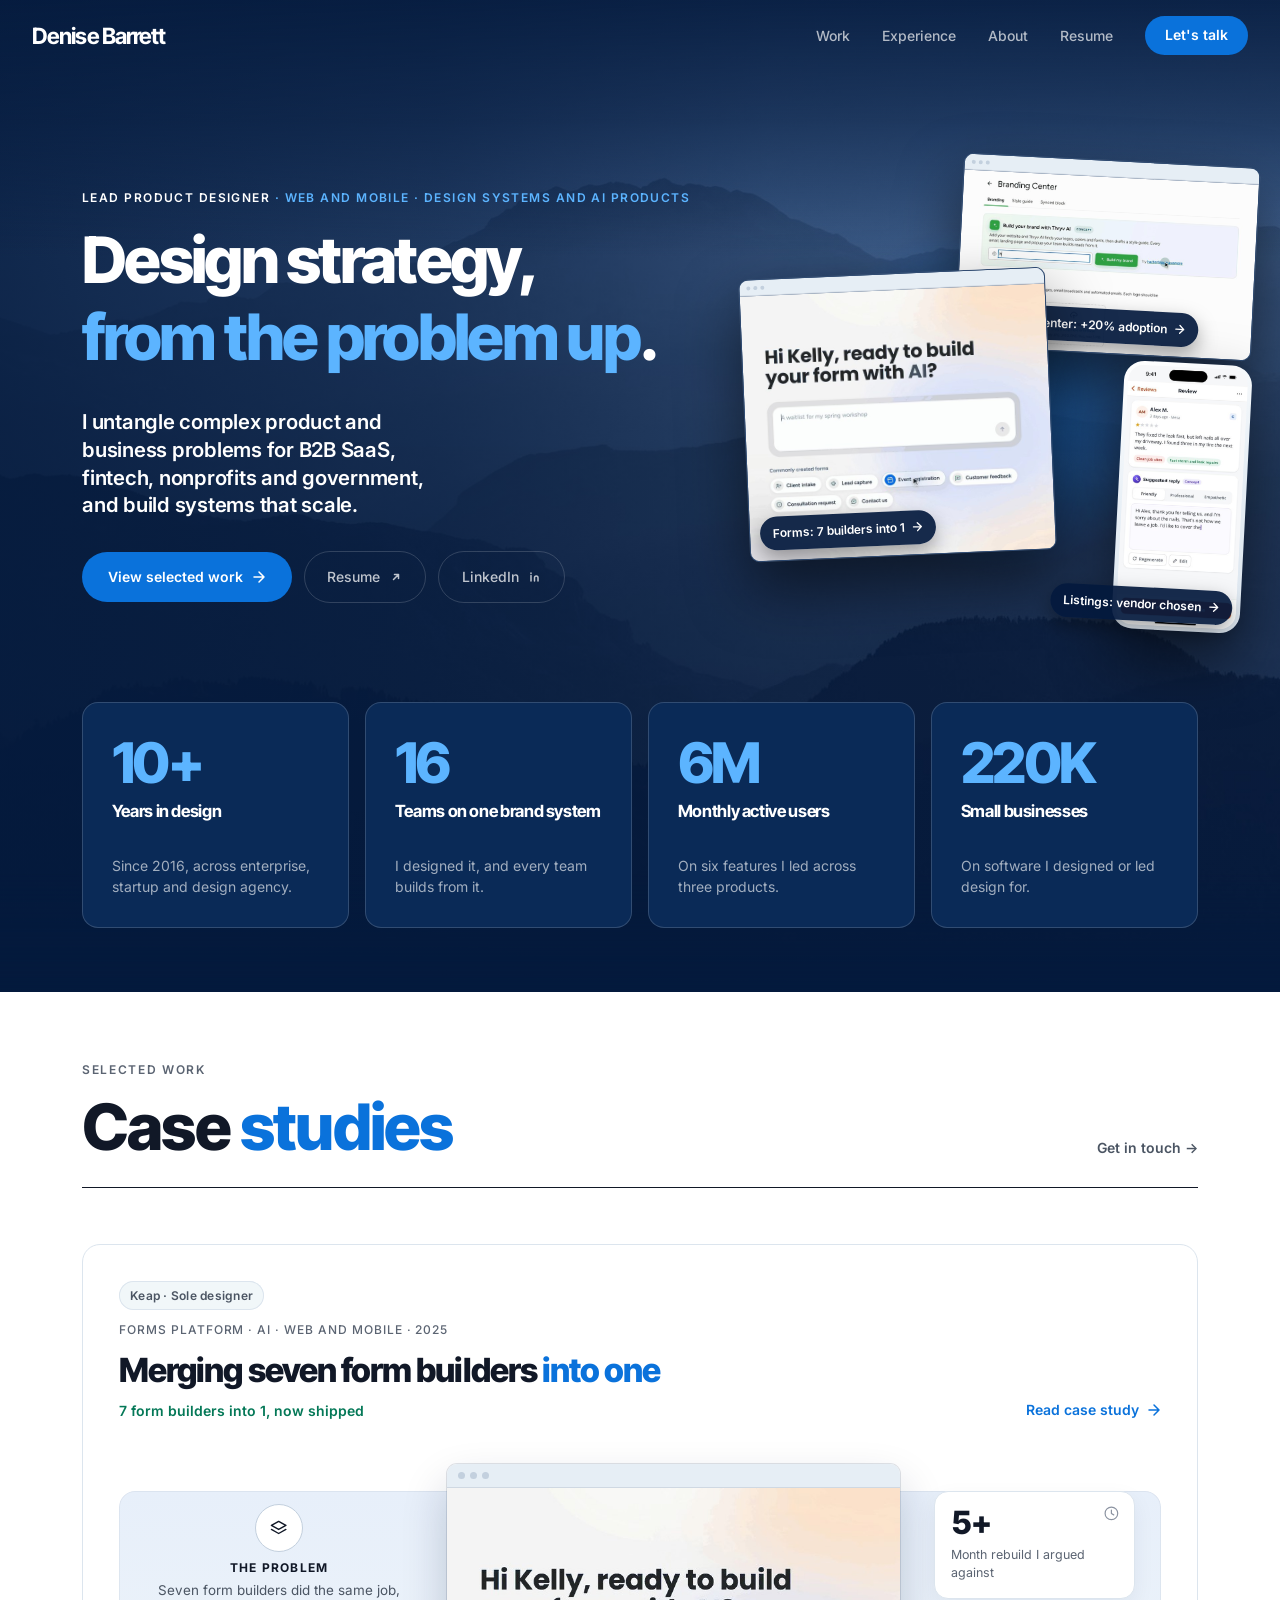
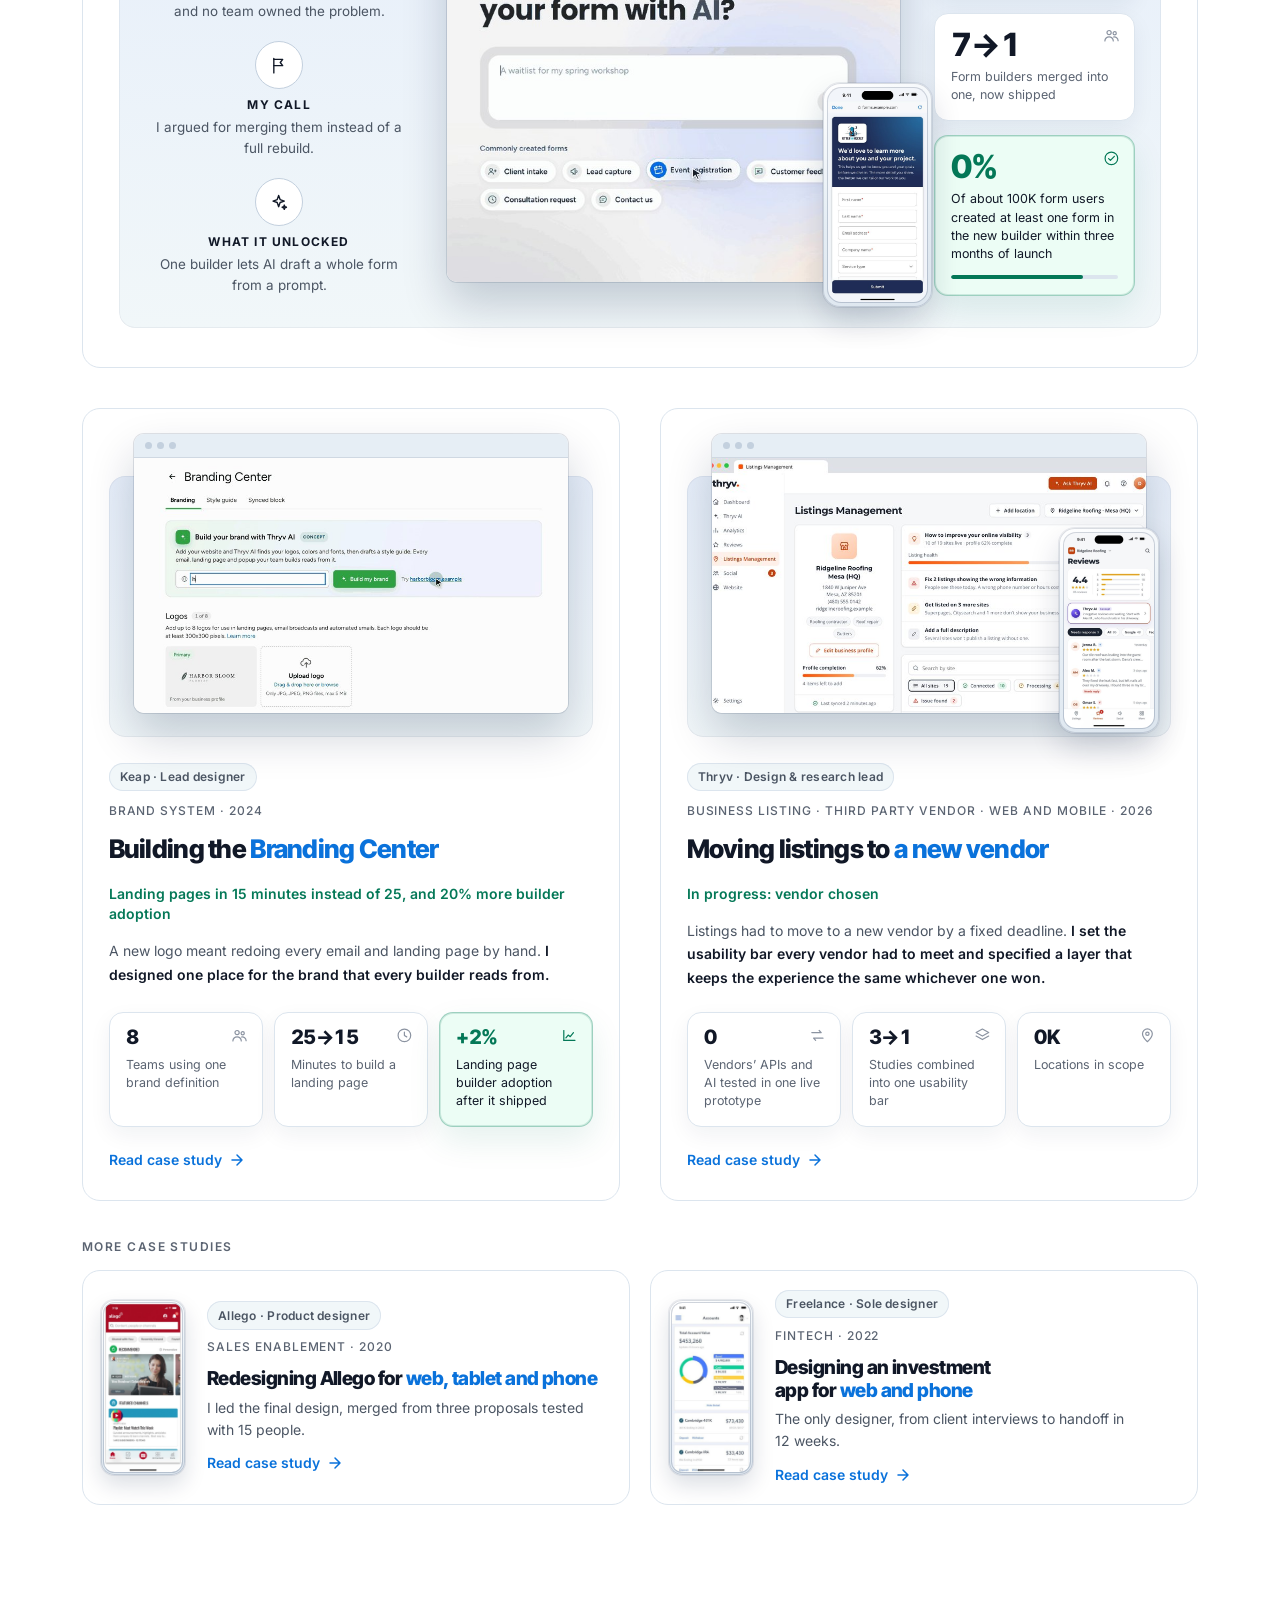
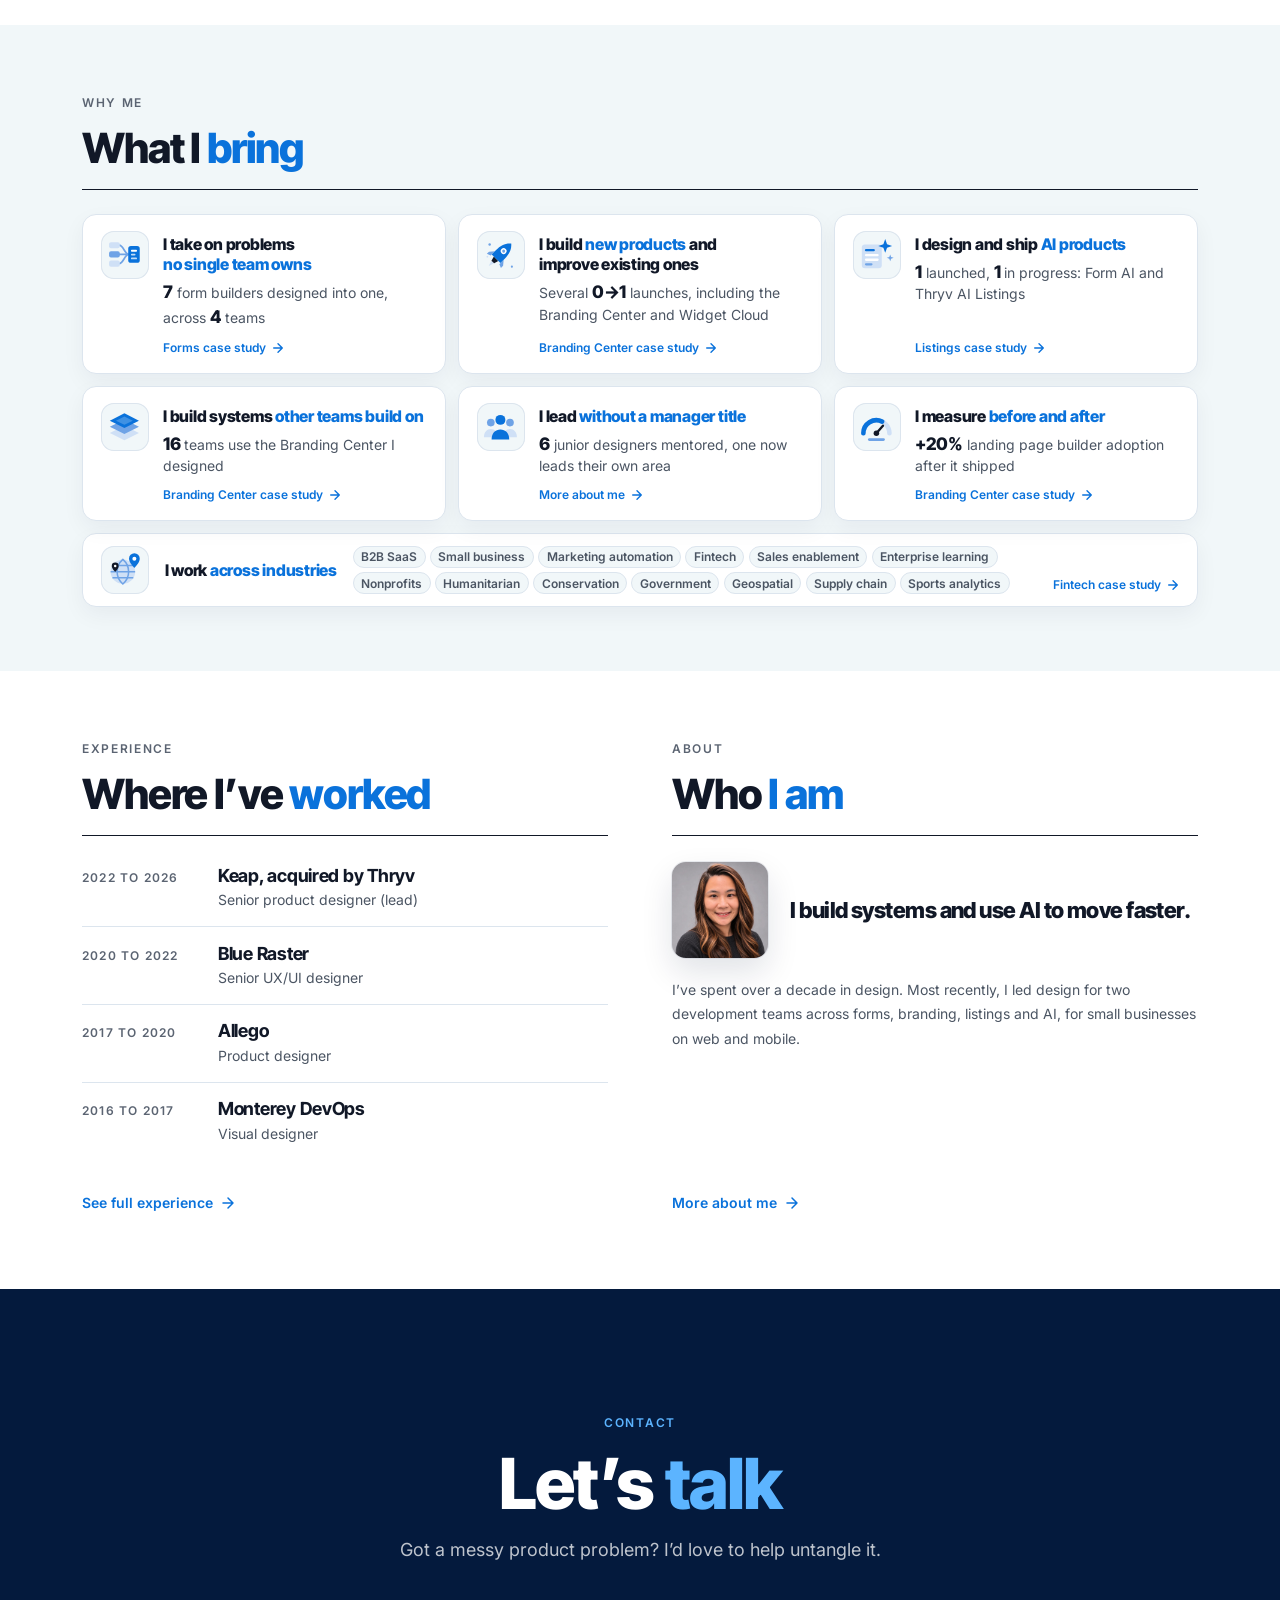
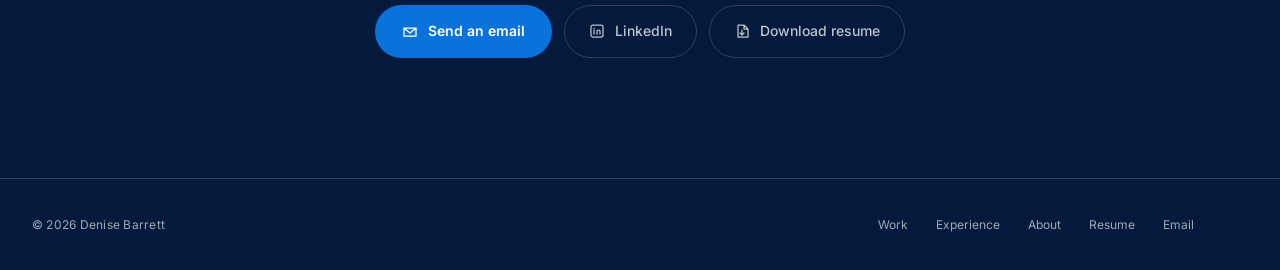
<file: index.html>
<!DOCTYPE html>
<html lang="en">
<head>
  <meta charset="UTF-8" />
  <meta name="viewport" content="width=device-width, initial-scale=1.0" />
  <!-- Google Analytics -->
  <script async src="https://www.googletagmanager.com/gtag/js?id=G-DKC2318Z0C"></script>
  <script>window.dataLayer=window.dataLayer||[];function gtag(){dataLayer.push(arguments);}gtag('js',new Date());gtag('config','G-DKC2318Z0C');</script>
  <!-- End Google Analytics -->
  <script>/* motion is on unless the visitor asked for less (MOTION in site.css) */if(!matchMedia('(prefers-reduced-motion: reduce)').matches)document.documentElement.classList.add('motion');</script>
  <script>/* the old one page anchors now have pages of their own */if(/^#(experience|about)$/.test(location.hash))location.replace(location.hash.slice(1)+".html");else if(/^#(approach|range)$/.test(location.hash))location.replace("#why");</script>
  <title>Denise Barrett · Lead Product Designer</title>
  <meta name="description" content="Denise Barrett, lead product designer with 10+ years designing web and mobile apps across B2B SaaS, fintech, nonprofits and government, and an MFA from Rochester Institute of Technology. Most recently at Keap, acquired by Thryv. Design strategy, UX research, product management, design systems and AI. Based in the US." />
  <link rel="canonical" href="https://dbyxdesign.com/" />
  <meta property="og:type" content="website" />
  <meta property="og:site_name" content="Denise Barrett" />
  <meta property="og:url" content="https://dbyxdesign.com/" />
  <meta property="og:title" content="Denise Barrett · Lead Product Designer" />
  <meta property="og:description" content="Lead product designer with 10+ years designing web and mobile apps across B2B SaaS, fintech, nonprofits and government. I untangle complex product and business problems and build systems that scale." />
  <meta property="og:image" content="https://dbyxdesign.com/img/og-card.png?v=20261113" />
  <meta property="og:image:width" content="1200" />
  <meta property="og:image:height" content="630" />
  <meta property="og:image:alt" content="Denise Barrett, lead product designer. Design strategy, from the problem up. 10+ years in design, 16 teams on one brand system, 6M monthly active users, 220K small businesses." />
  <meta name="twitter:card" content="summary_large_image" />
  <meta name="twitter:image" content="https://dbyxdesign.com/img/og-card.png?v=20261113" />
  <meta name="twitter:image:alt" content="Denise Barrett, lead product designer. Design strategy, from the problem up. 10+ years in design, 16 teams on one brand system, 6M monthly active users, 220K small businesses." />
  <meta name="twitter:title" content="Denise Barrett · Lead Product Designer" />
  <meta name="twitter:description" content="Lead product designer with 10+ years designing web and mobile apps across B2B SaaS, fintech, nonprofits and government. I untangle complex product and business problems and build systems that scale." />
  <link rel="icon" href="favicon.ico" sizes="48x48" />
  <link rel="icon" href="favicon.svg" type="image/svg+xml" />
  <link rel="apple-touch-icon" href="apple-touch-icon.png" />
  <script type="application/ld+json">
  {
    "@context": "https://schema.org",
    "@type": "Person",
    "name": "Denise Barrett",
    "jobTitle": "Lead Product Designer",
    "url": "https://dbyxdesign.com/",
    "image": "https://dbyxdesign.com/img/denise-barrett.jpg",
    "email": "mailto:denisexue106@gmail.com",
    "sameAs": ["https://www.linkedin.com/in/deniseb106/"],
    "description": "Lead product designer with 10+ years designing web and mobile apps across B2B SaaS, fintech, enterprise learning, nonprofits and government, and an MFA from Rochester Institute of Technology. Most recently at Keap, acquired by Thryv. Based in the US.",
    "alumniOf": [{ "@type": "CollegeOrUniversity", "name": "Rochester Institute of Technology" }],
    "knowsAbout": ["Product Design","Design Systems","Platform Design","Systems Thinking","UX Research","Usability Testing","Product Management","Product Roadmapping","AI Product Design","Figma","B2B SaaS","Information Architecture","Mobile App Design","Responsive Web Design","Fintech","Enterprise SaaS","Data Visualization","Dashboards","Nonprofit","Government"]
  }
  </script>
  <link rel="preconnect" href="https://fonts.googleapis.com" />
  <link rel="preconnect" href="https://fonts.gstatic.com" crossorigin />
  <link href="https://fonts.googleapis.com/css2?family=Inter:wght@300;400;500;600;700;800&family=Inter+Tight:wght@500;600;700;800&display=swap" rel="stylesheet" />
  <link rel="stylesheet" href="site.css" />
  <noscript>
    <style>
      .fade-up, .hero-eyebrow, .hero-desc, .hero-body, .hero-actions, .hero-facts, .hero-mosaic,
      .fade-up .iconrow, .fade-up .statcard, .fade-up .callout, .fade-up .panel {
        opacity: 1 !important;
        transform: none !important;
      }
      .statcard .sc-bar i { width: var(--v) !important; }
      .word-reveal span { transform: none !important; opacity: 1 !important; }
      .mosaic-card { opacity: 1 !important; translate: none !important; }
    </style>
  </noscript>
</head>
<body>
<svg width="0" height="0" style="position:absolute" aria-hidden="true" focusable="false"><symbol id="i-chart-up" viewBox="0 0 24 24"><path d="M4 19V5"/><path d="M4 19h16"/><path d="M7 15.5l3.3-4 2.9 2.4L17.8 8"/></symbol><symbol id="i-target" viewBox="0 0 24 24"><circle cx="12" cy="12" r="8.5"/><circle cx="12" cy="12" r="5"/><circle cx="12" cy="12" r="1.5"/></symbol><symbol id="i-document" viewBox="0 0 24 24"><rect x="5" y="3" width="14" height="18" rx="2"/><line x1="8" y1="8" x2="16" y2="8"/><line x1="8" y1="12" x2="16" y2="12"/><line x1="8" y1="16" x2="12" y2="16"/></symbol><symbol id="i-shield" viewBox="0 0 24 24"><path d="M12 3l7 3v6c0 4.5-3 7.5-7 9-4-1.5-7-4.5-7-9V6l7-3z"/></symbol><symbol id="i-layers" viewBox="0 0 24 24"><path d="M12 3l9 5-9 5-9-5 9-5z"/><path d="M3 13l9 5 9-5"/></symbol><symbol id="i-pin" viewBox="0 0 24 24"><path d="M12 21s-7-6.4-7-11.3A7 7 0 1 1 19 9.7C19 14.6 12 21 12 21z"/><circle cx="12" cy="9.7" r="2.4"/></symbol><symbol id="i-mentor" viewBox="0 0 24 24"><circle cx="9" cy="7" r="3"/><path d="M3.5 20a5.5 5.5 0 0 1 11 0"/><path d="M16.5 4.8a3 3 0 0 1 0 5.9"/><path d="M15.5 14.3c2.9.8 5 3.2 5 5.7"/></symbol><symbol id="i-code" viewBox="0 0 24 24"><path d="M8.7 8L4.3 12l4.4 4"/><path d="M15.3 8l4.4 4-4.4 4"/></symbol><symbol id="i-users" viewBox="0 0 24 24"><circle cx="8.7" cy="8" r="3"/><path d="M2.7 20a6 6 0 0 1 12 0"/><circle cx="16.7" cy="9" r="2.3"/><path d="M15 14.3a5.5 5.5 0 0 1 6.6 5.2"/></symbol><symbol id="i-clock" viewBox="0 0 24 24"><circle cx="12" cy="12" r="9"/><path d="M12 7.2v5l3.3 1.9"/></symbol><symbol id="i-check-circle" viewBox="0 0 24 24"><circle cx="12" cy="12" r="9"/><path d="M8 12.3l2.6 2.6L16.2 9"/></symbol><symbol id="i-flag" viewBox="0 0 24 24"><line x1="6" y1="3" x2="6" y2="21"/><path d="M6 4.2h11l-3 3.9 3 3.9H6"/></symbol><symbol id="i-sparkle" viewBox="0 0 24 24"><path d="M12 3l1.8 5.2L19 10l-5.2 1.8L12 17l-1.8-5.2L5 10l5.2-1.8L12 3z"/><path d="M19 15l.7 2 2 .7-2 .7-.7 2-.7-2-2-.7 2-.7.7-2z"/></symbol><symbol id="i-swap" viewBox="0 0 24 24"><path d="M4 8h13.5l-3-3"/><path d="M20 16H6.5l3 3"/></symbol><symbol id="i-heart" viewBox="0 0 24 24"><path d="M19 14c1.5-1.5 3-3.2 3-5.5A5.5 5.5 0 0 0 16.5 3c-1.8 0-3 .5-4.5 2-1.5-1.5-2.7-2-4.5-2A5.5 5.5 0 0 0 2 8.5c0 2.3 1.5 4 3 5.5l7 7 7-7z"/></symbol><symbol id="i-landmark" viewBox="0 0 24 24"><path d="M3 21h18"/><path d="M6 17.5v-6.5"/><path d="M10 17.5v-6.5"/><path d="M14 17.5v-6.5"/><path d="M18 17.5v-6.5"/><path d="M12 3l8.5 5h-17L12 3z"/></symbol><symbol id="i-box" viewBox="0 0 24 24"><path d="M12 3l8 4.5v9L12 21l-8-4.5v-9L12 3z"/><path d="M4 7.5l8 4.5 8-4.5"/><path d="M12 12v9"/></symbol><symbol id="i-ball" viewBox="0 0 24 24"><circle cx="12" cy="12" r="9"/><path d="M5.6 5.6l12.8 12.8"/><path d="M5.6 18.4L18.4 5.6"/><path d="M12 3a9 9 0 0 0 9 9"/><path d="M3 12a9 9 0 0 1 9 9"/></symbol><symbol id="i-leaf" viewBox="0 0 24 24"><path d="M11 20A7 7 0 0 1 9.8 6.1C15.5 5 17 4.5 19 2c1 2 2 4.2 2 8 0 5.5-4.8 10-10 10z"/><path d="M2 21c0-3 1.9-5.4 5.1-6C9.5 14.5 12 13 13 12"/></symbol><symbol id="i-award" viewBox="0 0 24 24"><circle cx="12" cy="9" r="6"/><path d="M8.6 13.9L7 22l5-3 5 3-1.6-8.1"/></symbol><symbol id="i-gauge" viewBox="0 0 24 24"><path d="M12 14l4-4"/><path d="M3.34 19a10 10 0 1 1 17.32 0"/></symbol><symbol id="i-scale" viewBox="0 0 24 24"><path d="M16 16l3-8 3 8c-.87.65-1.92 1-3 1s-2.13-.35-3-1z"/><path d="M2 16l3-8 3 8c-.87.65-1.92 1-3 1s-2.13-.35-3-1z"/><path d="M7 21h10"/><path d="M12 3v18"/><path d="M3 7h2c2 0 5-1 7-2 2 1 5 2 7 2h2"/></symbol><symbol id="i-checklist" viewBox="0 0 24 24"><path d="M3 17l2 2 4-4"/><path d="M3 7l2 2 4-4"/><path d="M13 6h8"/><path d="M13 12h8"/><path d="M13 18h8"/></symbol><symbol id="i-alert" viewBox="0 0 24 24"><path d="M21.73 18l-8-14a2 2 0 0 0-3.48 0l-8 14A2 2 0 0 0 4 21h16a2 2 0 0 0 1.73-3z"/><path d="M12 9v4"/><path d="M12 17h.01"/></symbol><symbol id="i-globe" viewBox="0 0 24 24"><circle cx="12" cy="12" r="10"/><path d="M12 2a14.5 14.5 0 0 0 0 20 14.5 14.5 0 0 0 0-20"/><path d="M2 12h20"/></symbol></svg>
  <a href="#work" class="skip-link">Skip to work</a>

  <!-- NAV -->
  <nav id="nav" aria-label="Primary">
    <a href="#hero" class="nav-logo">Denise Barrett</a>
    <a class="nav-resume-m" href="img/denise-barrett-resume.pdf" target="_blank" rel="noopener">Resume</a>
    <button class="nav-toggle" type="button" aria-expanded="false" aria-controls="nav-menu">Menu<svg width="18" height="18" viewBox="0 0 18 18" aria-hidden="true" focusable="false"><path class="l1" d="M2.5 6h13"/><path class="l2" d="M2.5 12h13"/></svg></button>
    <div class="nav-menu" id="nav-menu">
      <ul class="nav-links">
        <li><a href="#work">Work</a></li>
        <li><a href="experience.html">Experience</a></li>
        <li><a href="about.html">About</a></li>
        <li><a class="nav-resume" href="img/denise-barrett-resume.pdf" target="_blank" rel="noopener">Resume</a></li>
      </ul>
      <a href="#contact" class="nav-cta">Let's talk</a>
    </div>
  </nav>

  <main id="main">
  <!-- HERO -->
  <div class="hero-block">
    <div class="hero-photo" aria-hidden="true"><img src="img/hero-mountains-1600.jpg" srcset="img/hero-mountains-1000.jpg 1000w, img/hero-mountains-1600.jpg 1600w, img/hero-mountains-2400.jpg 2400w, img/hero-mountains-3200.jpg 3200w" sizes="100vw" alt="" decoding="async" /></div>
  <section id="hero">
    <div class="container">
      <div class="hero-inner">
        <div class="hero-left">
          <p class="hero-eyebrow"><span class="hero-title">Lead&nbsp;product&nbsp;designer</span>&nbsp;&middot; Web&nbsp;and&nbsp;mobile&nbsp;&middot; Design&nbsp;systems&nbsp;and&nbsp;AI&nbsp;products</p>
          <h1>
            <span class="ln"><span>Design strategy,</span></span>
            <span class="ln"><span><em>from the problem up</em>.</span></span>
          </h1>
          <p class="hero-desc">I untangle complex product and business problems for B2B SaaS, fintech, nonprofits and government, and build systems that scale.</p>
          <div class="hero-actions">
            <a href="#work" class="btn-primary">
              View selected work
              <svg width="14" height="14" viewBox="0 0 14 14" fill="none"><path d="M2 7h10M7 2l5 5-5 5" stroke="currentColor" stroke-width="1.5" stroke-linecap="round" stroke-linejoin="round"/></svg>
            </a>
            <a href="img/denise-barrett-resume.pdf" class="btn-ghost" target="_blank" rel="noopener">
              Resume
              <svg width="14" height="14" viewBox="0 0 14 14" fill="none"><path d="M4.5 9.5l5-5M5.5 4.5h4v4" stroke="currentColor" stroke-width="1.5" stroke-linecap="round" stroke-linejoin="round"/></svg>
            </a>
            <a href="https://www.linkedin.com/in/deniseb106/" target="_blank" rel="noopener" class="btn-ghost">
              LinkedIn
              <svg width="14" height="14" viewBox="0 0 14 14" fill="none"><path d="M3 5.5v5.5M3 3v.5M6.5 11V7.75C6.5 6.78 7.28 6 8.25 6S10 6.78 10 7.75V11" stroke="currentColor" stroke-width="1.5" stroke-linecap="round"/></svg>
            </a>
          </div>
        </div>

        <div class="hero-mosaic">
          <div class="mosaic-stage">
            <a class="mosaic-card mc-1" href="case-form-unification.html" aria-label="Read the Form Unification case study"><span class="mosaic-chrome"></span><img src="img/fu-hero-chat-still.jpg" data-video="img/fu-hero-chat.mp4" alt="AI form builder asking what form to build, with a prompt box and common form types" width="680" height="590" loading="lazy" decoding="async" /><span class="mosaic-label" aria-hidden="true">Forms: 7 builders into 1 <svg width="11" height="11" viewBox="0 0 14 14" fill="none" aria-hidden="true"><path d="M2 7h10M7 2l5 5-5 5" stroke="currentColor" stroke-width="1.7" stroke-linecap="round" stroke-linejoin="round"/></svg></span></a>
            <a class="mosaic-card mc-2" href="case-branding-center.html" aria-label="Read the Branding Center case study"><span class="mosaic-chrome"></span><img src="img/bc-card-ai-still.jpg" data-video="img/bc-card-ai.mp4" alt="Branding Center screen: build your brand with AI from a website, and the logos section" width="840" height="500" loading="lazy" decoding="async" /><span class="mosaic-label" aria-hidden="true">Branding Center: +20% adoption <svg width="11" height="11" viewBox="0 0 14 14" fill="none" aria-hidden="true"><path d="M2 7h10M7 2l5 5-5 5" stroke="currentColor" stroke-width="1.7" stroke-linecap="round" stroke-linejoin="round"/></svg></span></a>
            <a class="mosaic-card mc-4" href="case-business-listing.html#s05" aria-label="See the Business Listing case study on a phone"><span class="mc-screen"><img src="img/hero-m-bl.jpg" data-video="img/hero-m-bl.mp4" alt="Phone screen with a one-star review and an AI-suggested reply ready to post to Google" width="360" height="780" loading="lazy" decoding="async" /></span><span class="mosaic-label" aria-hidden="true">Listings: vendor chosen <svg width="11" height="11" viewBox="0 0 14 14" fill="none" aria-hidden="true"><path d="M2 7h10M7 2l5 5-5 5" stroke="currentColor" stroke-width="1.7" stroke-linecap="round" stroke-linejoin="round"/></svg></span></a>
          </div>
        </div>
      </div>
    </div>
  </section>

  <!-- HERO STATS: dark, continuous with the hero, ending on a clean edge against Work. -->
  <section class="hero-stats">
    <div class="container">
      <div class="hero-facts">
        <div class="fact">
          <span class="stat-num">10+</span>
          <span class="stat-label">Years in design</span>
          <span class="stat-sub">Since 2016, across enterprise, startup and design agency.</span>
        </div>
        <div class="fact">
          <span class="stat-num">16</span>
          <span class="stat-label">Teams on one brand system</span>
          <span class="stat-sub">I designed it, and every team builds from it.</span>
        </div>
        <div class="fact">
          <span class="stat-num">6M</span>
          <span class="stat-label">Monthly active users</span>
          <span class="stat-sub">On six features I led across three products.</span>
        </div>
        <div class="fact">
          <span class="stat-num">220K</span>
          <span class="stat-label">Small businesses</span>
          <span class="stat-sub">On software I designed or led design for.</span>
        </div>
      </div>
    </div>
  </section>
  </div>

  <!-- WORK -->
  <section id="work">
    <div class="container">
      <div class="section-header fade-up">
        <div>
          <div class="section-label">Selected work</div>
          <h2>Case <span class="hl">studies</span></h2>
        </div>
        <a href="#contact" class="section-link">Get in touch →</a>
      </div>

      <div class="work-grid">

        <a class="case-card featured fade-up" href="case-form-unification.html" aria-label="Read the Form Unification case study">
          <div class="case-head">
            <div>
              <div class="case-meta"><span class="case-tag">Keap · Sole designer</span><span class="case-year">Forms platform · AI · Web and mobile · 2025</span></div>
              <h3>Merging seven form builders <span class="hl">into one</span></h3>
              <p class="case-outcome">7 form builders into 1, now shipped</p>
            </div>
            <div class="case-arrow">Read case study <svg width="14" height="14" viewBox="0 0 14 14" fill="none"><path d="M2 7h10M7 2l5 5-5 5" stroke="currentColor" stroke-width="1.5" stroke-linecap="round" stroke-linejoin="round"/></svg></div>
          </div>
          <div class="band"><div class="showcase-grid">
            <div class="callouts">
              <div class="callout"><span class="ring"><svg class="icon" aria-hidden="true" focusable="false"><use href="#i-layers"/></svg></span><h4>The problem</h4><p>Seven form builders did the same job, and no team owned the problem.</p></div>
              <div class="callout"><span class="ring"><svg class="icon" aria-hidden="true" focusable="false"><use href="#i-flag"/></svg></span><h4>My call</h4><p>I argued for merging them instead of a full rebuild.</p></div>
              <div class="callout"><span class="ring"><svg class="icon" aria-hidden="true" focusable="false"><use href="#i-sparkle"/></svg></span><h4>What it unlocked</h4><p>One builder lets AI draft a whole form from a prompt.</p></div>
            </div>
            <div class="stage"><div class="case-shot"><div class="case-chrome"></div><video class="case-cover" data-src="img/fu-hero-chat.mp4" poster="img/fu-hero-chat-still.jpg" muted loop playsinline preload="none" width="680" height="590" aria-label="Thryv AI creating a client intake form in chat, in the interactive prototype: a prompt is typed, two questions are answered, and the form builds beside a live preview"></video></div><span class="case-phone"><img src="img/home-m-fu.jpg" alt="The finished client intake form on a phone, in the Spotlight template" loading="lazy" decoding="async" width="360" height="779" /></span></div>
            <div class="statcards stack">
              <div class="statcard sc-more"><svg class="icon sc-icon" aria-hidden="true" focusable="false"><use href="#i-clock"/></svg><span class="sc-value">12+</span><span class="sc-label">Month rebuild I argued against</span></div>
              <div class="statcard"><svg class="icon sc-icon" aria-hidden="true" focusable="false"><use href="#i-users"/></svg><span class="sc-value">7→1</span><span class="sc-label">Form builders merged into one, now shipped</span></div>
              <div class="statcard hi"><svg class="icon sc-icon" aria-hidden="true" focusable="false"><use href="#i-check-circle"/></svg><span class="sc-value">79%</span><span class="sc-label">Of about 100K form users created at least one form in the new builder within three months of launch</span><span class="sc-bar" style="--v:79%"><i></i></span></div>
            </div>
          </div></div>
        </a>

        <a class="case-card fade-up" href="case-branding-center.html">
          <div class="band"><div class="stage"><div class="case-shot"><div class="case-chrome"></div><video class="case-cover" data-src="img/bc-card-ai.mp4" poster="img/bc-card-ai-still.jpg" muted loop playsinline preload="none" width="840" height="500" aria-label="Concept in the Branding Center prototype: Thryv AI reads a business website while logos, brand colors and fonts appear on the Branding tab one by one, then asks which logo should be primary"></video></div></div></div>
          <div class="case-meta"><span class="case-tag">Keap · Lead designer</span><span class="case-year">Brand system · 2024</span></div>
          <h3>Building the <span class="hl">Branding Center</span></h3>
          <p class="case-outcome">Landing pages in 15 minutes instead of 25, and 20% more builder adoption</p>
          <p class="case-desc">A new logo meant redoing every email and landing page by hand. <strong>I designed one place for the brand that every builder reads from.</strong></p>
          <div class="statcards"><div class="statcard"><svg class="icon sc-icon" aria-hidden="true" focusable="false"><use href="#i-users"/></svg><span class="sc-value">16</span><span class="sc-label">Teams using one brand definition</span></div><div class="statcard sc-more"><svg class="icon sc-icon" aria-hidden="true" focusable="false"><use href="#i-clock"/></svg><span class="sc-value">25→15</span><span class="sc-label">Minutes to build a landing page</span></div><div class="statcard hi"><svg class="icon sc-icon" aria-hidden="true" focusable="false"><use href="#i-chart-up"/></svg><span class="sc-value">+20%</span><span class="sc-label">Landing page builder adoption after it shipped</span></div></div>
          <div class="case-arrow">Read case study <svg width="14" height="14" viewBox="0 0 14 14" fill="none"><path d="M2 7h10M7 2l5 5-5 5" stroke="currentColor" stroke-width="1.5" stroke-linecap="round" stroke-linejoin="round"/></svg></div>
        </a>

        <a class="case-card fade-up" href="case-business-listing.html">
          <div class="band"><div class="stage"><div class="case-shot"><div class="case-chrome"></div><video class="case-cover" data-src="img/bl-card.mp4" poster="img/bl-card-still.jpg" muted loop playsinline preload="none" width="840" height="476" aria-label="Concept in the Listings Management prototype: Apple Maps shows the wrong phone, hours and category, Thryv AI drafts the three corrections, and they are sent only after approval"></video></div><span class="case-phone"><img src="img/home-m-bl.jpg" alt="The reviews inbox on a phone, with the reviews that still need a reply at the top" loading="lazy" decoding="async" width="360" height="779" /></span></div></div>
          <div class="case-meta"><span class="case-tag">Thryv · Design &amp; research lead</span><span class="case-year">Business listing · Third party vendor · Web and mobile · 2026</span></div>
          <h3>Moving listings to <span class="hl">a new vendor</span></h3>
          <p class="case-outcome">In progress: vendor chosen</p>
          <p class="case-desc">Listings had to move to a new vendor by a fixed deadline. <strong>I set the usability bar every vendor had to meet and specified a layer that keeps the experience the same whichever one won.</strong></p>
          <div class="statcards"><div class="statcard"><svg class="icon sc-icon" aria-hidden="true" focusable="false"><use href="#i-swap"/></svg><span class="sc-value">4</span><span class="sc-label">Vendors&rsquo; APIs and AI tested in one live prototype</span></div><div class="statcard sc-more"><svg class="icon sc-icon" aria-hidden="true" focusable="false"><use href="#i-layers"/></svg><span class="sc-value">3→1</span><span class="sc-label">Studies combined into one usability bar</span></div><div class="statcard"><svg class="icon sc-icon" aria-hidden="true" focusable="false"><use href="#i-pin"/></svg><span class="sc-value">160K</span><span class="sc-label">Locations in scope</span></div></div>
          <div class="case-arrow">Read case study <svg width="14" height="14" viewBox="0 0 14 14" fill="none"><path d="M2 7h10M7 2l5 5-5 5" stroke="currentColor" stroke-width="1.5" stroke-linecap="round" stroke-linejoin="round"/></svg></div>
        </a>

      </div>

      <div class="more-cases fade-up">
        <p class="more-label">More case studies</p>
        <div class="more-grid">
          <a class="mini-case" href="case-allego.html">
            <span class="mini-phone"><img src="img/home-m-al.jpg" alt="The redesigned Allego home screen on a phone, with recommended videos and featured channels" loading="lazy" decoding="async" width="360" height="779" /></span>
            <span class="mini-body">
              <span class="case-meta"><span class="case-tag">Allego &middot; Product designer</span><span class="case-year">Sales enablement &middot; 2020</span></span>
              <h3>Redesigning Allego for <span class="hl">web, tablet and phone</span></h3>
              <span class="mini-desc">I led the final design, merged from three proposals tested with 15 people.</span>
              <span class="case-arrow">Read case study <svg width="14" height="14" viewBox="0 0 14 14" fill="none" aria-hidden="true"><path d="M2 7h10M7 2l5 5-5 5" stroke="currentColor" stroke-width="1.5" stroke-linecap="round" stroke-linejoin="round"/></svg></span>
            </span>
          </a>
          <a class="mini-case" href="case-widget-cloud.html">
            <span class="mini-phone"><img src="img/home-m-wc.jpg" alt="Widget Cloud on a phone: total account value, an allocation chart and two accounts" loading="lazy" decoding="async" width="360" height="779" /></span>
            <span class="mini-body">
              <span class="case-meta"><span class="case-tag">Freelance &middot; Sole designer</span><span class="case-year">Fintech &middot; 2022</span></span>
              <h3>Designing an investment app for <span class="hl">web and phone</span></h3>
              <span class="mini-desc">The only designer, from client interviews to handoff in 12 weeks.</span>
              <span class="case-arrow">Read case study <svg width="14" height="14" viewBox="0 0 14 14" fill="none" aria-hidden="true"><path d="M2 7h10M7 2l5 5-5 5" stroke="currentColor" stroke-width="1.5" stroke-linecap="round" stroke-linejoin="round"/></svg></span>
            </span>
          </a>
        </div>
      </div>
    </div>
  </section>


  <!-- WHY ME: six tiles, each with an illustration, its proof and a link to it, then the industries strip -->
  <section id="why">
    <div class="container">
      <div class="section-header fade-up">
        <div>
          <div class="section-label">Why me</div>
          <h2>What I <span class="hl">bring</span></h2>
        </div>
      </div>
      <div class="why-grid">
        <a class="why-card fade-up" href="case-form-unification.html">
          <span class="why-ill"><svg class="why-art" viewBox="0 0 48 48" aria-hidden="true" focusable="false"><path d="M17 12c6 0 7 12 13 12M17 24h13M17 36c6 0 7-12 13-12" fill="none" stroke="#6FA3E6" stroke-width="2.2" stroke-linecap="round"/>
<rect x="4" y="8" width="14" height="8" rx="2.5" fill="#CFE0F6"/><rect x="4" y="20" width="14" height="8" rx="2.5" fill="#6FA3E6"/><rect x="4" y="32" width="14" height="8" rx="2.5" fill="#CFE0F6"/>
<rect x="29" y="13" width="15" height="22" rx="3.5" fill="#0A72DB"/><rect x="32.5" y="18" width="8" height="2.4" rx="1.2" fill="#FFFFFF"/><rect x="32.5" y="23" width="6" height="2.4" rx="1.2" fill="#FFFFFF" opacity=".75"/><rect x="32.5" y="28" width="8" height="2.4" rx="1.2" fill="#FFFFFF" opacity=".75"/></svg></span>
          <h3>I take on problems <span class="hl">no single team owns</span></h3>
          <p class="why-proof"><b>7</b> form builders designed into one, across <b>4</b> teams</p>
          <span class="why-link">Forms case study <svg width="12" height="12" viewBox="0 0 14 14" fill="none" aria-hidden="true"><path d="M2 7h10M7 2l5 5-5 5" stroke="currentColor" stroke-width="1.6" stroke-linecap="round" stroke-linejoin="round"/></svg></span>
        </a>
        <a class="why-card fade-up" href="case-branding-center.html">
          <span class="why-ill"><svg class="why-art" viewBox="0 0 48 48" aria-hidden="true" focusable="false"><circle cx="10" cy="11" r="1.6" fill="#6FA3E6"/><circle cx="39" cy="40" r="1.4" fill="#6FA3E6"/><circle cx="7" cy="27" r="1.1" fill="#CFE0F6"/>
<g transform="rotate(45 24 24)"><path d="M21.5 38h5L24 45.5z" fill="#CFE0F6"/><path d="M20 32h8l-1.5 6h-5z" fill="#111827"/>
<path d="M16 26l-5 6v4l5-2zM32 26l5 6v4l-5-2z" fill="#6FA3E6"/><path d="M24 4c6 5 8 12 8 20v8H16v-8c0-8 2-15 8-20z" fill="#0A72DB"/>
<circle cx="24" cy="18" r="3.8" fill="#FFFFFF"/><circle cx="24" cy="18" r="1.9" fill="#6FA3E6"/></g></svg></span>
          <h3>I build <span class="hl">new products</span> and improve existing ones</h3>
          <p class="why-proof">Several <b>0&rarr;1</b> launches, including the Branding Center and Widget Cloud</p>
          <span class="why-link">Branding Center case study <svg width="12" height="12" viewBox="0 0 14 14" fill="none" aria-hidden="true"><path d="M2 7h10M7 2l5 5-5 5" stroke="currentColor" stroke-width="1.6" stroke-linecap="round" stroke-linejoin="round"/></svg></span>
        </a>
        <a class="why-card fade-up" href="case-business-listing.html">
          <span class="why-ill"><svg class="why-art" viewBox="0 0 48 48" aria-hidden="true" focusable="false"><rect x="5" y="11" width="26" height="31" rx="4" fill="#CFE0F6"/><rect x="9" y="17" width="13" height="3" rx="1.5" fill="#0A72DB"/>
<rect x="9" y="23.5" width="18" height="3" rx="1.5" fill="#FFFFFF"/><rect x="9" y="29.5" width="18" height="3" rx="1.5" fill="#FFFFFF"/><rect x="9" y="35.5" width="10" height="3" rx="1.5" fill="#6FA3E6"/>
<path d="M35.5 4l2.4 6.6L44.5 13l-6.6 2.4L35.5 22l-2.4-6.6L26.5 13l6.6-2.4z" fill="#0A72DB"/><path d="M42 24l1.2 3.3 3.3 1.2-3.3 1.2L42 33l-1.2-3.3-3.3-1.2 3.3-1.2z" fill="#6FA3E6"/></svg></span>
          <h3>I design and ship <span class="hl">AI products</span></h3>
          <p class="why-proof"><b>1</b> launched, <b>1</b> in progress: Form AI and Thryv AI Listings</p>
          <span class="why-link">Listings case study <svg width="12" height="12" viewBox="0 0 14 14" fill="none" aria-hidden="true"><path d="M2 7h10M7 2l5 5-5 5" stroke="currentColor" stroke-width="1.6" stroke-linecap="round" stroke-linejoin="round"/></svg></span>
        </a>
        <a class="why-card fade-up" href="case-branding-center.html">
          <span class="why-ill"><svg class="why-art" viewBox="0 0 48 48" aria-hidden="true" focusable="false"><path d="M24 42L43 32.5 24 23 5 32.5z" fill="#CFE0F6"/><path d="M24 34L43 24.5 24 15 5 24.5z" fill="#6FA3E6"/>
<path d="M24 26L43 16.5 24 7 5 16.5z" fill="#0A72DB"/><path d="M24 11l11 5.5-11 5.5-11-5.5z" fill="#FFFFFF" opacity=".22"/></svg></span>
          <h3>I build systems <span class="hl">other teams build on</span></h3>
          <p class="why-proof"><b>16</b> teams use the Branding Center I designed</p>
          <span class="why-link">Branding Center case study <svg width="12" height="12" viewBox="0 0 14 14" fill="none" aria-hidden="true"><path d="M2 7h10M7 2l5 5-5 5" stroke="currentColor" stroke-width="1.6" stroke-linecap="round" stroke-linejoin="round"/></svg></span>
        </a>
        <a class="why-card fade-up" href="about.html">
          <span class="why-ill"><svg class="why-art" viewBox="0 0 48 48" aria-hidden="true" focusable="false"><circle cx="11.5" cy="19" r="5" fill="#6FA3E6"/><path d="M2.5 38c0-6.6 4-10.5 9-10.5s9 3.9 9 10.5z" fill="#CFE0F6"/>
<circle cx="36.5" cy="19" r="5" fill="#6FA3E6"/><path d="M27.5 38c0-6.6 4-10.5 9-10.5s9 3.9 9 10.5z" fill="#CFE0F6"/>
<circle cx="24" cy="15.5" r="6.5" fill="#0A72DB"/><path d="M12.5 41c0-8.3 5-13 11.5-13s11.5 4.7 11.5 13z" fill="#0A72DB"/></svg></span>
          <h3>I lead <span class="hl">without a manager title</span></h3>
          <p class="why-proof"><b>6</b> junior designers mentored, one now leads their own area</p>
          <span class="why-link">More about me <svg width="12" height="12" viewBox="0 0 14 14" fill="none" aria-hidden="true"><path d="M2 7h10M7 2l5 5-5 5" stroke="currentColor" stroke-width="1.6" stroke-linecap="round" stroke-linejoin="round"/></svg></span>
        </a>
        <a class="why-card fade-up" href="case-branding-center.html">
          <span class="why-ill"><svg class="why-art" viewBox="0 0 48 48" aria-hidden="true" focusable="false"><path d="M7 33a17 17 0 0 1 34 0" fill="none" stroke="#CFE0F6" stroke-width="6" stroke-linecap="round"/>
<path d="M7 33a17 17 0 0 1 24.5-15.3" fill="none" stroke="#0A72DB" stroke-width="6" stroke-linecap="round"/>
<path d="M24 33l8.5-10" stroke="#111827" stroke-width="3" stroke-linecap="round"/><circle cx="24" cy="33" r="3.6" fill="#111827"/><rect x="13" y="39.5" width="22" height="3.5" rx="1.75" fill="#6FA3E6"/></svg></span>
          <h3>I measure <span class="hl">before and after</span></h3>
          <p class="why-proof"><b>+20%</b> landing page builder adoption after it shipped</p>
          <span class="why-link">Branding Center case study <svg width="12" height="12" viewBox="0 0 14 14" fill="none" aria-hidden="true"><path d="M2 7h10M7 2l5 5-5 5" stroke="currentColor" stroke-width="1.6" stroke-linecap="round" stroke-linejoin="round"/></svg></span>
        </a>
      </div>
      <a class="why-strip fade-up" href="case-widget-cloud.html">
        <span class="why-ill"><svg class="why-art" viewBox="0 0 48 48" aria-hidden="true" focusable="false"><circle cx="22" cy="27" r="16" fill="#CFE0F6"/><path d="M22 11c-5 4.4-7.5 9.8-7.5 16s2.5 11.6 7.5 16c5-4.4 7.5-9.8 7.5-16S27 15.4 22 11z" fill="none" stroke="#6FA3E6" stroke-width="2"/>
<path d="M6 27h32M8.4 19h27.2M8.4 35h27.2" stroke="#6FA3E6" stroke-width="2"/>
<path d="M37 3a7 7 0 0 0-7 7c0 5.3 7 12 7 12s7-6.7 7-12a7 7 0 0 0-7-7z" fill="#0A72DB"/><circle cx="37" cy="10" r="2.6" fill="#FFFFFF"/>
<path d="M12 15a4.5 4.5 0 0 0-4.5 4.5c0 3.4 4.5 7.7 4.5 7.7s4.5-4.3 4.5-7.7A4.5 4.5 0 0 0 12 15z" fill="#111827"/><circle cx="12" cy="19.5" r="1.6" fill="#FFFFFF"/></svg></span>
        <h3>I work <span class="hl">across industries</span></h3>
        <span class="why-tags"><span>B2B SaaS</span><span>Small business</span><span>Marketing automation</span><span>Fintech</span><span>Sales enablement</span><span>Enterprise learning</span><span>Nonprofits</span><span>Humanitarian</span><span>Conservation</span><span>Government</span><span>Geospatial</span><span>Supply chain</span><span>Sports analytics</span></span>
        <span class="why-link">Fintech case study <svg width="12" height="12" viewBox="0 0 14 14" fill="none" aria-hidden="true"><path d="M2 7h10M7 2l5 5-5 5" stroke="currentColor" stroke-width="1.6" stroke-linecap="round" stroke-linejoin="round"/></svg></span>
      </a>
    </div>
  </section>

  <!-- EXPERIENCE AND ABOUT, IN SHORT: each ends on a link to its own page -->
  <section id="profile">
    <div class="container">
      <div class="minis">
        <div class="mini">
          <div class="section-header fade-up">
            <div>
              <div class="section-label">Experience</div>
              <h2>Where I&rsquo;ve <span class="hl">worked</span></h2>
            </div>
          </div>
          <ol class="mini-roles fade-up" role="list">
            <li><span class="mr-when">2022 to 2026</span><span class="mr-what"><strong>Keap, acquired by Thryv</strong> <span>Senior product designer (lead)</span></span></li>
            <li><span class="mr-when">2020 to 2022</span><span class="mr-what"><strong>Blue Raster</strong> <span>Senior UX/UI designer</span></span></li>
            <li><span class="mr-when">2017 to 2020</span><span class="mr-what"><strong>Allego</strong> <span>Product designer</span></span></li>
            <li><span class="mr-when">2016 to 2017</span><span class="mr-what"><strong>Monterey DevOps</strong> <span>Visual designer</span></span></li>
          </ol>
          <a class="mini-link fade-up" href="experience.html">See full experience <svg width="14" height="14" viewBox="0 0 14 14" fill="none" aria-hidden="true"><path d="M2 7h10M7 2l5 5-5 5" stroke="currentColor" stroke-width="1.5" stroke-linecap="round" stroke-linejoin="round"/></svg></a>
        </div>
        <div class="mini">
          <div class="section-header fade-up">
            <div>
              <div class="section-label">About</div>
              <h2>Who <span class="hl">I am</span></h2>
            </div>
          </div>
          <div class="mini-me fade-up">
            <img class="about-photo" src="img/denise-barrett.jpg" alt="Denise Barrett" width="640" height="640" loading="lazy" decoding="async" />
            <p class="mini-lead">I build systems and use AI to move faster.</p>
            <p class="mini-text">I&rsquo;ve spent over a decade in design. Most recently, I led design for two development teams across forms, branding, listings and AI, for small businesses on web and mobile.</p>
          </div>
          <a class="mini-link fade-up" href="about.html">More about me <svg width="14" height="14" viewBox="0 0 14 14" fill="none" aria-hidden="true"><path d="M2 7h10M7 2l5 5-5 5" stroke="currentColor" stroke-width="1.5" stroke-linecap="round" stroke-linejoin="round"/></svg></a>
        </div>
      </div>
    </div>
  </section>

  <!-- CONTACT -->
  <section id="contact">
    <div class="container">
      <div class="section-label" style="margin-bottom:1rem;">Contact</div>
      <h2 style="margin-bottom:1rem;">Let’s <span class="hl">talk</span></h2>
      <p class="contact-sub">Got a messy product problem? I&rsquo;d love to help untangle it.</p>
      <div class="contact-actions">
        <a href="mailto:denisexue106@gmail.com" class="btn-light">
          <svg width="16" height="16" viewBox="0 0 16 16" fill="none"><path d="M2 4h12v8H2V4zm0 0l6 5 6-5" stroke="currentColor" stroke-width="1.25" stroke-linecap="round" stroke-linejoin="round"/></svg>
          Send an email
        </a>
        <a href="https://www.linkedin.com/in/deniseb106/" target="_blank" rel="noopener" class="btn-outline-light">
          <svg width="16" height="16" viewBox="0 0 16 16" fill="none"><rect x="2" y="2" width="12" height="12" rx="2" stroke="currentColor" stroke-width="1.25"/><path d="M5 7v4M5 5v.5M8 11V8.5C8 7.67 8.67 7 9.5 7S11 7.67 11 8.5V11" stroke="currentColor" stroke-width="1.25" stroke-linecap="round"/></svg>
          LinkedIn
        </a>
        <a href="img/denise-barrett-resume.pdf" download="Denise-Barrett-Resume.pdf" class="btn-outline-light">
          <svg width="16" height="16" viewBox="0 0 16 16" fill="none"><path d="M4 2h6l4 4v8H4V2zM10 2v4h4" stroke="currentColor" stroke-width="1.25" stroke-linecap="round" stroke-linejoin="round"/><path d="M8 7v5M6 10l2 2 2-2" stroke="currentColor" stroke-width="1.25" stroke-linecap="round" stroke-linejoin="round"/></svg>
          Download resume
        </a>
      </div>
    </div>
  </section>

  </main>

  <button id="to-top" class="to-top" aria-label="Back to top" hidden>↑</button>

  <!-- FOOTER -->
  <footer>
    <span class="footer-name">© 2026 Denise Barrett</span>
    <ul class="footer-links">
      <li><a href="#work">Work</a></li>
      <li><a href="experience.html">Experience</a></li>
      <li><a href="about.html">About</a></li>
      <li><a href="img/denise-barrett-resume.pdf" target="_blank" rel="noopener">Resume</a></li>
      <li><a href="mailto:denisexue106@gmail.com">Email</a></li>
    </ul>
  </footer>


  <script src="site.js"></script>
</body>
</html>
</file>
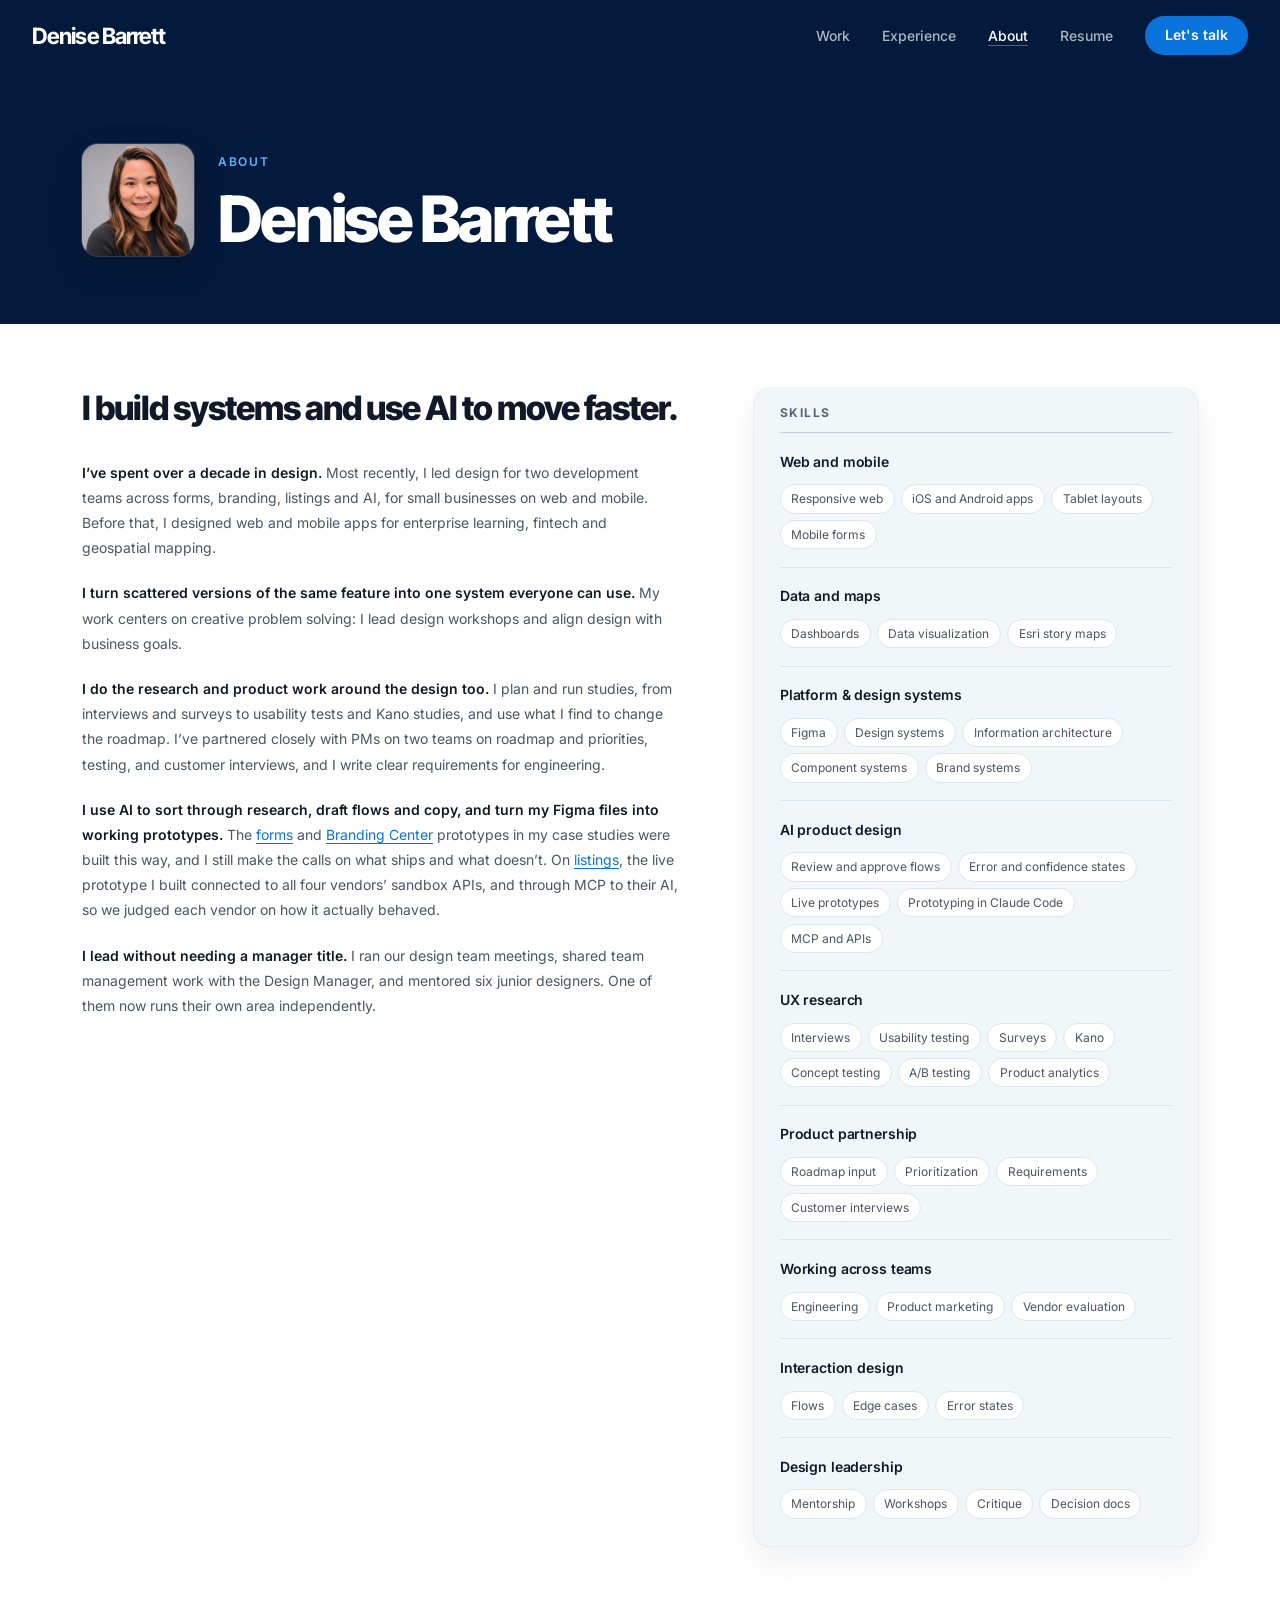
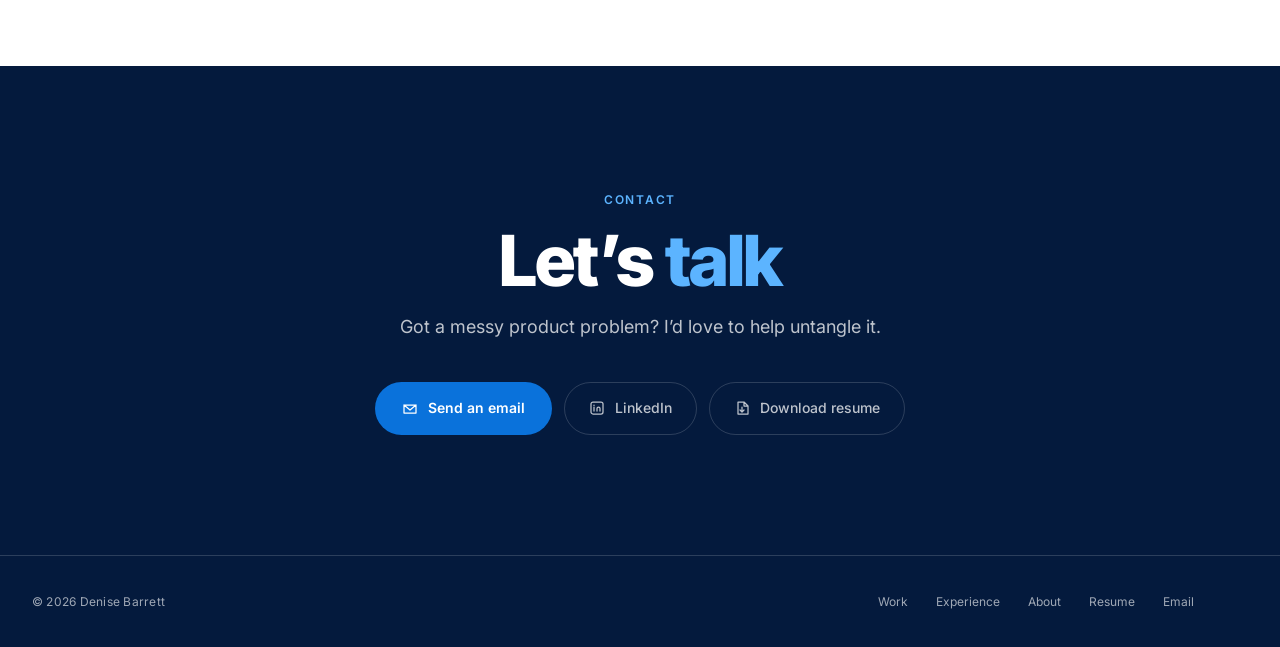
<file: about.html>
<!DOCTYPE html>
<html lang="en">
<head>
  <meta charset="UTF-8" />
  <meta name="viewport" content="width=device-width, initial-scale=1.0" />
  <!-- Google Analytics -->
  <script async src="https://www.googletagmanager.com/gtag/js?id=G-DKC2318Z0C"></script>
  <script>window.dataLayer=window.dataLayer||[];function gtag(){dataLayer.push(arguments);}gtag('js',new Date());gtag('config','G-DKC2318Z0C');</script>
  <!-- End Google Analytics -->
  <script>/* motion is on unless the visitor asked for less (MOTION in site.css) */if(!matchMedia('(prefers-reduced-motion: reduce)').matches)document.documentElement.classList.add('motion');</script>
  <title>About · Denise Barrett</title>
  <meta name="description" content="Denise Barrett, lead product designer with 10+ years designing web and mobile apps: how she works across research, product and design, how she uses AI, and her skills." />
  <link rel="canonical" href="https://dbyxdesign.com/about.html" />
  <meta property="og:type" content="website" />
  <meta property="og:site_name" content="Denise Barrett" />
  <meta property="og:url" content="https://dbyxdesign.com/about.html" />
  <meta property="og:title" content="About · Denise Barrett" />
  <meta property="og:description" content="Denise Barrett, lead product designer with 10+ years designing web and mobile apps: how she works across research, product and design, how she uses AI, and her skills." />
  <meta property="og:image" content="https://dbyxdesign.com/img/og-card.png?v=20261113" />
  <meta property="og:image:width" content="1200" />
  <meta property="og:image:height" content="630" />
  <meta name="twitter:card" content="summary_large_image" />
  <meta name="twitter:image" content="https://dbyxdesign.com/img/og-card.png?v=20261113" />
  <meta name="twitter:title" content="About · Denise Barrett" />
  <meta name="twitter:description" content="Denise Barrett, lead product designer with 10+ years designing web and mobile apps: how she works across research, product and design, how she uses AI, and her skills." />
  <link rel="icon" href="favicon.ico" sizes="48x48" />
  <link rel="icon" href="favicon.svg" type="image/svg+xml" />
  <link rel="apple-touch-icon" href="apple-touch-icon.png" />
  <link rel="preconnect" href="https://fonts.googleapis.com" />
  <link rel="preconnect" href="https://fonts.gstatic.com" crossorigin />
  <link href="https://fonts.googleapis.com/css2?family=Inter:wght@300;400;500;600;700;800&family=Inter+Tight:wght@500;600;700;800&display=swap" rel="stylesheet" />
  <link rel="stylesheet" href="site.css" />
  <script>/* How I work is part of Why me on the homepage now */if(location.hash==="#approach")location.replace("index.html#why");</script>
  <noscript>
    <style>
      .fade-up, .hero-eyebrow, .hero-desc, .hero-body, .hero-actions, .hero-facts, .hero-mosaic,
      .fade-up .iconrow, .fade-up .statcard, .fade-up .callout, .fade-up .panel {
        opacity: 1 !important;
        transform: none !important;
      }
      .statcard .sc-bar i { width: var(--v) !important; }
      .word-reveal span { transform: none !important; opacity: 1 !important; }
      .mosaic-card { opacity: 1 !important; translate: none !important; }
    </style>
  </noscript>
</head>
<body>
<svg width="0" height="0" style="position:absolute" aria-hidden="true" focusable="false"><symbol id="i-chart-up" viewBox="0 0 24 24"><path d="M4 19V5"/><path d="M4 19h16"/><path d="M7 15.5l3.3-4 2.9 2.4L17.8 8"/></symbol><symbol id="i-target" viewBox="0 0 24 24"><circle cx="12" cy="12" r="8.5"/><circle cx="12" cy="12" r="5"/><circle cx="12" cy="12" r="1.5"/></symbol><symbol id="i-document" viewBox="0 0 24 24"><rect x="5" y="3" width="14" height="18" rx="2"/><line x1="8" y1="8" x2="16" y2="8"/><line x1="8" y1="12" x2="16" y2="12"/><line x1="8" y1="16" x2="12" y2="16"/></symbol><symbol id="i-shield" viewBox="0 0 24 24"><path d="M12 3l7 3v6c0 4.5-3 7.5-7 9-4-1.5-7-4.5-7-9V6l7-3z"/></symbol><symbol id="i-layers" viewBox="0 0 24 24"><path d="M12 3l9 5-9 5-9-5 9-5z"/><path d="M3 13l9 5 9-5"/></symbol><symbol id="i-pin" viewBox="0 0 24 24"><path d="M12 21s-7-6.4-7-11.3A7 7 0 1 1 19 9.7C19 14.6 12 21 12 21z"/><circle cx="12" cy="9.7" r="2.4"/></symbol><symbol id="i-mentor" viewBox="0 0 24 24"><circle cx="9" cy="7" r="3"/><path d="M3.5 20a5.5 5.5 0 0 1 11 0"/><path d="M16.5 4.8a3 3 0 0 1 0 5.9"/><path d="M15.5 14.3c2.9.8 5 3.2 5 5.7"/></symbol><symbol id="i-code" viewBox="0 0 24 24"><path d="M8.7 8L4.3 12l4.4 4"/><path d="M15.3 8l4.4 4-4.4 4"/></symbol><symbol id="i-users" viewBox="0 0 24 24"><circle cx="8.7" cy="8" r="3"/><path d="M2.7 20a6 6 0 0 1 12 0"/><circle cx="16.7" cy="9" r="2.3"/><path d="M15 14.3a5.5 5.5 0 0 1 6.6 5.2"/></symbol><symbol id="i-clock" viewBox="0 0 24 24"><circle cx="12" cy="12" r="9"/><path d="M12 7.2v5l3.3 1.9"/></symbol><symbol id="i-check-circle" viewBox="0 0 24 24"><circle cx="12" cy="12" r="9"/><path d="M8 12.3l2.6 2.6L16.2 9"/></symbol><symbol id="i-flag" viewBox="0 0 24 24"><line x1="6" y1="3" x2="6" y2="21"/><path d="M6 4.2h11l-3 3.9 3 3.9H6"/></symbol><symbol id="i-sparkle" viewBox="0 0 24 24"><path d="M12 3l1.8 5.2L19 10l-5.2 1.8L12 17l-1.8-5.2L5 10l5.2-1.8L12 3z"/><path d="M19 15l.7 2 2 .7-2 .7-.7 2-.7-2-2-.7 2-.7.7-2z"/></symbol><symbol id="i-swap" viewBox="0 0 24 24"><path d="M4 8h13.5l-3-3"/><path d="M20 16H6.5l3 3"/></symbol><symbol id="i-heart" viewBox="0 0 24 24"><path d="M19 14c1.5-1.5 3-3.2 3-5.5A5.5 5.5 0 0 0 16.5 3c-1.8 0-3 .5-4.5 2-1.5-1.5-2.7-2-4.5-2A5.5 5.5 0 0 0 2 8.5c0 2.3 1.5 4 3 5.5l7 7 7-7z"/></symbol><symbol id="i-landmark" viewBox="0 0 24 24"><path d="M3 21h18"/><path d="M6 17.5v-6.5"/><path d="M10 17.5v-6.5"/><path d="M14 17.5v-6.5"/><path d="M18 17.5v-6.5"/><path d="M12 3l8.5 5h-17L12 3z"/></symbol><symbol id="i-box" viewBox="0 0 24 24"><path d="M12 3l8 4.5v9L12 21l-8-4.5v-9L12 3z"/><path d="M4 7.5l8 4.5 8-4.5"/><path d="M12 12v9"/></symbol><symbol id="i-ball" viewBox="0 0 24 24"><circle cx="12" cy="12" r="9"/><path d="M5.6 5.6l12.8 12.8"/><path d="M5.6 18.4L18.4 5.6"/><path d="M12 3a9 9 0 0 0 9 9"/><path d="M3 12a9 9 0 0 1 9 9"/></symbol><symbol id="i-leaf" viewBox="0 0 24 24"><path d="M11 20A7 7 0 0 1 9.8 6.1C15.5 5 17 4.5 19 2c1 2 2 4.2 2 8 0 5.5-4.8 10-10 10z"/><path d="M2 21c0-3 1.9-5.4 5.1-6C9.5 14.5 12 13 13 12"/></symbol><symbol id="i-award" viewBox="0 0 24 24"><circle cx="12" cy="9" r="6"/><path d="M8.6 13.9L7 22l5-3 5 3-1.6-8.1"/></symbol><symbol id="i-gauge" viewBox="0 0 24 24"><path d="M12 14l4-4"/><path d="M3.34 19a10 10 0 1 1 17.32 0"/></symbol><symbol id="i-scale" viewBox="0 0 24 24"><path d="M16 16l3-8 3 8c-.87.65-1.92 1-3 1s-2.13-.35-3-1z"/><path d="M2 16l3-8 3 8c-.87.65-1.92 1-3 1s-2.13-.35-3-1z"/><path d="M7 21h10"/><path d="M12 3v18"/><path d="M3 7h2c2 0 5-1 7-2 2 1 5 2 7 2h2"/></symbol><symbol id="i-checklist" viewBox="0 0 24 24"><path d="M3 17l2 2 4-4"/><path d="M3 7l2 2 4-4"/><path d="M13 6h8"/><path d="M13 12h8"/><path d="M13 18h8"/></symbol><symbol id="i-alert" viewBox="0 0 24 24"><path d="M21.73 18l-8-14a2 2 0 0 0-3.48 0l-8 14A2 2 0 0 0 4 21h16a2 2 0 0 0 1.73-3z"/><path d="M12 9v4"/><path d="M12 17h.01"/></symbol></svg>
  <a href="#main" class="skip-link">Skip to content</a>

  <!-- NAV -->
  <nav id="nav" aria-label="Primary">
    <a href="index.html" class="nav-logo">Denise Barrett</a>
    <a class="nav-resume-m" href="img/denise-barrett-resume.pdf" target="_blank" rel="noopener">Resume</a>
    <button class="nav-toggle" type="button" aria-expanded="false" aria-controls="nav-menu">Menu<svg width="18" height="18" viewBox="0 0 18 18" aria-hidden="true" focusable="false"><path class="l1" d="M2.5 6h13"/><path class="l2" d="M2.5 12h13"/></svg></button>
    <div class="nav-menu" id="nav-menu">
      <ul class="nav-links">
        <li><a href="index.html#work">Work</a></li>
        <li><a href="experience.html">Experience</a></li>
        <li><a href="about.html" aria-current="page">About</a></li>
        <li><a class="nav-resume" href="img/denise-barrett-resume.pdf" target="_blank" rel="noopener">Resume</a></li>
      </ul>
      <a href="#contact" class="nav-cta">Let's talk</a>
    </div>
  </nav>

  <main id="main">
  <header class="page-hero">
    <div class="container">
      <div class="about-id">
        <img class="about-photo" src="img/denise-barrett.jpg" alt="Denise Barrett" width="640" height="640" decoding="async" />
        <div>
          <div class="section-label">About</div>
          <h1><span class="w"><span style="--wi:0">Denise</span></span> <span class="w"><span style="--wi:1">Barrett</span></span></h1>
        </div>
      </div>
    </div>
  </header>

  <!-- ABOUT -->
  <section id="about" class="page-body">
    <div class="container">
      <div class="about-grid">
        <div class="fade-up">
          <p class="about-lead">I build systems and use AI to move faster.</p>
          <div class="about-body">
            <p><strong>I&rsquo;ve spent over a decade in design.</strong> Most recently, I led design for two development teams across forms, branding, listings and AI, for small businesses on web and mobile. Before that, I designed web and mobile apps for enterprise learning, fintech and geospatial mapping.</p>
            <p><strong>I turn scattered versions of the same feature into one system everyone can use.</strong> My work centers on creative problem solving: I lead design workshops and align design with business goals.</p>
            <p><strong>I do the research and product work around the design too.</strong> I plan and run studies, from interviews and surveys to usability tests and Kano studies, and use what I find to change the roadmap. I&rsquo;ve partnered closely with PMs on two teams on roadmap and priorities, testing, and customer interviews, and I write clear requirements for engineering.</p>
            <p><strong>I use AI to sort through research, draft flows and copy, and turn my Figma files into working prototypes.</strong> The <a href="case-form-unification.html">forms</a> and <a href="case-branding-center.html">Branding Center</a> prototypes in my case studies were built this way, and I still make the calls on what ships and what doesn&rsquo;t. On <a href="case-business-listing.html">listings</a>, the live prototype I built connected to all four vendors&rsquo; sandbox APIs, and through MCP to their AI, so we judged each vendor on how it actually behaved.</p>
            <p><strong>I lead without needing a manager title.</strong> I ran our design team meetings, shared team management work with the Design Manager, and mentored six junior designers. One of them now runs their own area independently.</p>
          </div>
        </div>
        <div class="fade-up">
          <div class="panel skills-panel">
          <div class="panel-head"><h4>Skills</h4></div>
          <div class="skills-list">
            <div class="skill-row">
              <span class="skill-name">Web and mobile</span>
              <div class="skill-tags">
                <span class="skill-tag">Responsive web</span>
                <span class="skill-tag">iOS and Android apps</span>
                <span class="skill-tag">Tablet layouts</span>
                <span class="skill-tag">Mobile forms</span>
              </div>
            </div>
            <div class="skill-row">
              <span class="skill-name">Data and maps</span>
              <div class="skill-tags">
                <span class="skill-tag">Dashboards</span>
                <span class="skill-tag">Data visualization</span>
                <span class="skill-tag">Esri story maps</span>
              </div>
            </div>
            <div class="skill-row">
              <span class="skill-name">Platform &amp; design systems</span>
              <div class="skill-tags">
                <span class="skill-tag">Figma</span>
                <span class="skill-tag">Design systems</span>
                <span class="skill-tag">Information architecture</span>
                <span class="skill-tag">Component systems</span>
                <span class="skill-tag">Brand systems</span>
              </div>
            </div>
            <div class="skill-row">
              <span class="skill-name">AI product design</span>
              <div class="skill-tags">
                <span class="skill-tag">Review and approve flows</span>
                <span class="skill-tag">Error and confidence states</span>
                <span class="skill-tag">Live prototypes</span>
                <span class="skill-tag">Prototyping in Claude Code</span>
                <span class="skill-tag">MCP and APIs</span>
              </div>
            </div>
            <div class="skill-row">
              <span class="skill-name">UX research</span>
              <div class="skill-tags">
                <span class="skill-tag">Interviews</span>
                <span class="skill-tag">Usability testing</span>
                <span class="skill-tag">Surveys</span>
                <span class="skill-tag">Kano</span>
                <span class="skill-tag">Concept testing</span>
                <span class="skill-tag">A/B testing</span>
                <span class="skill-tag">Product analytics</span>
              </div>
            </div>
            <div class="skill-row">
              <span class="skill-name">Product partnership</span>
              <div class="skill-tags">
                <span class="skill-tag">Roadmap input</span>
                <span class="skill-tag">Prioritization</span>
                <span class="skill-tag">Requirements</span>
                <span class="skill-tag">Customer interviews</span>
              </div>
            </div>
            <div class="skill-row">
              <span class="skill-name">Working across teams</span>
              <div class="skill-tags">
                <span class="skill-tag">Engineering</span>
                <span class="skill-tag">Product marketing</span>
                <span class="skill-tag">Vendor evaluation</span>
              </div>
            </div>
            <div class="skill-row">
              <span class="skill-name">Interaction design</span>
              <div class="skill-tags">
                <span class="skill-tag">Flows</span>
                <span class="skill-tag">Edge cases</span>
                <span class="skill-tag">Error states</span>
              </div>
            </div>
            <div class="skill-row">
              <span class="skill-name">Design leadership</span>
              <div class="skill-tags">
                <span class="skill-tag">Mentorship</span>
                <span class="skill-tag">Workshops</span>
                <span class="skill-tag">Critique</span>
                <span class="skill-tag">Decision docs</span>
              </div>
            </div>
          </div>
          </div>
        </div>
      </div>
    </div>
  </section>

  <!-- CONTACT -->
  <section id="contact">
    <div class="container">
      <div class="section-label" style="margin-bottom:1rem;">Contact</div>
      <h2 style="margin-bottom:1rem;">Let’s <span class="hl">talk</span></h2>
      <p class="contact-sub">Got a messy product problem? I&rsquo;d love to help untangle it.</p>
      <div class="contact-actions">
        <a href="mailto:denisexue106@gmail.com" class="btn-light">
          <svg width="16" height="16" viewBox="0 0 16 16" fill="none"><path d="M2 4h12v8H2V4zm0 0l6 5 6-5" stroke="currentColor" stroke-width="1.25" stroke-linecap="round" stroke-linejoin="round"/></svg>
          Send an email
        </a>
        <a href="https://www.linkedin.com/in/deniseb106/" target="_blank" rel="noopener" class="btn-outline-light">
          <svg width="16" height="16" viewBox="0 0 16 16" fill="none"><rect x="2" y="2" width="12" height="12" rx="2" stroke="currentColor" stroke-width="1.25"/><path d="M5 7v4M5 5v.5M8 11V8.5C8 7.67 8.67 7 9.5 7S11 7.67 11 8.5V11" stroke="currentColor" stroke-width="1.25" stroke-linecap="round"/></svg>
          LinkedIn
        </a>
        <a href="img/denise-barrett-resume.pdf" download="Denise-Barrett-Resume.pdf" class="btn-outline-light">
          <svg width="16" height="16" viewBox="0 0 16 16" fill="none"><path d="M4 2h6l4 4v8H4V2zM10 2v4h4" stroke="currentColor" stroke-width="1.25" stroke-linecap="round" stroke-linejoin="round"/><path d="M8 7v5M6 10l2 2 2-2" stroke="currentColor" stroke-width="1.25" stroke-linecap="round" stroke-linejoin="round"/></svg>
          Download resume
        </a>
      </div>
    </div>
  </section>

  </main>

  <button id="to-top" class="to-top" aria-label="Back to top" hidden>↑</button>

  <!-- FOOTER -->
  <footer>
    <span class="footer-name">© 2026 Denise Barrett</span>
    <ul class="footer-links">
      <li><a href="index.html#work">Work</a></li>
      <li><a href="experience.html">Experience</a></li>
      <li><a href="about.html">About</a></li>
      <li><a href="img/denise-barrett-resume.pdf" target="_blank" rel="noopener">Resume</a></li>
      <li><a href="mailto:denisexue106@gmail.com">Email</a></li>
    </ul>
  </footer>

  <script src="site.js"></script>
</body>
</html>
</file>
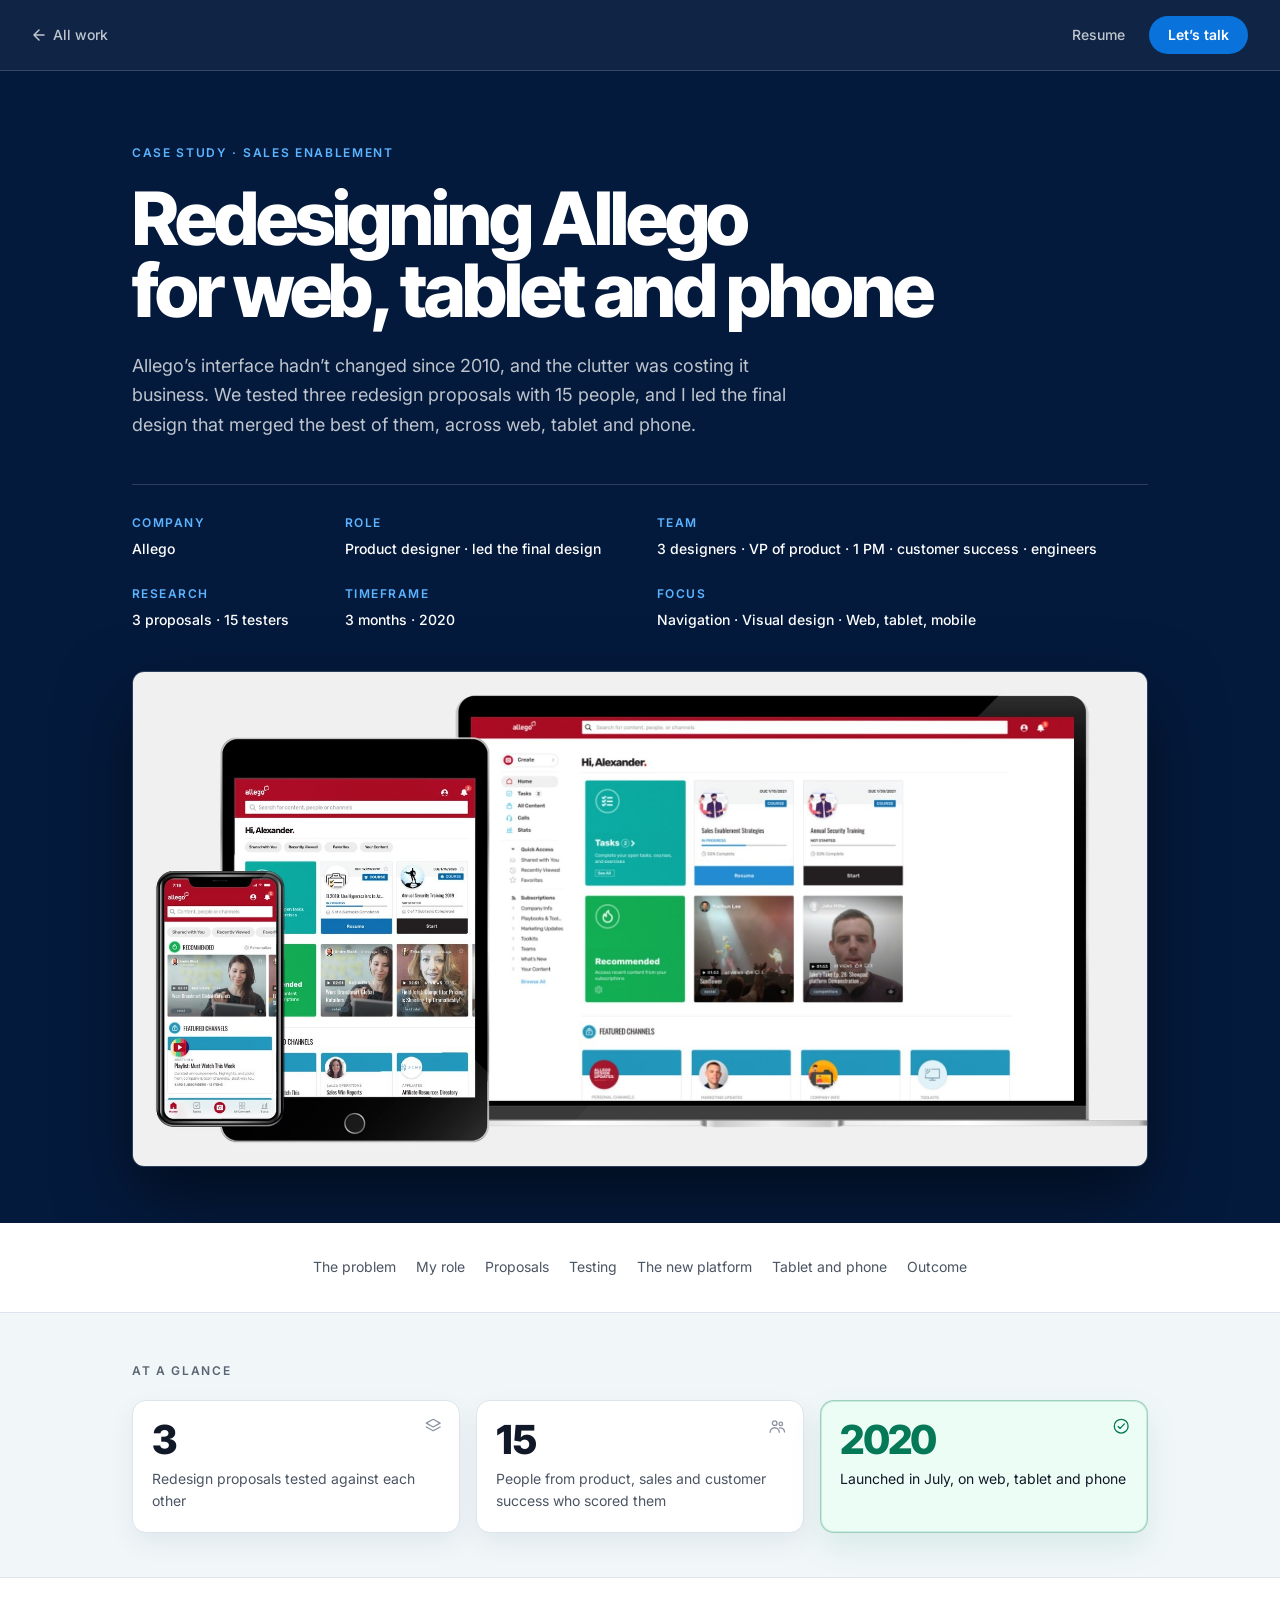
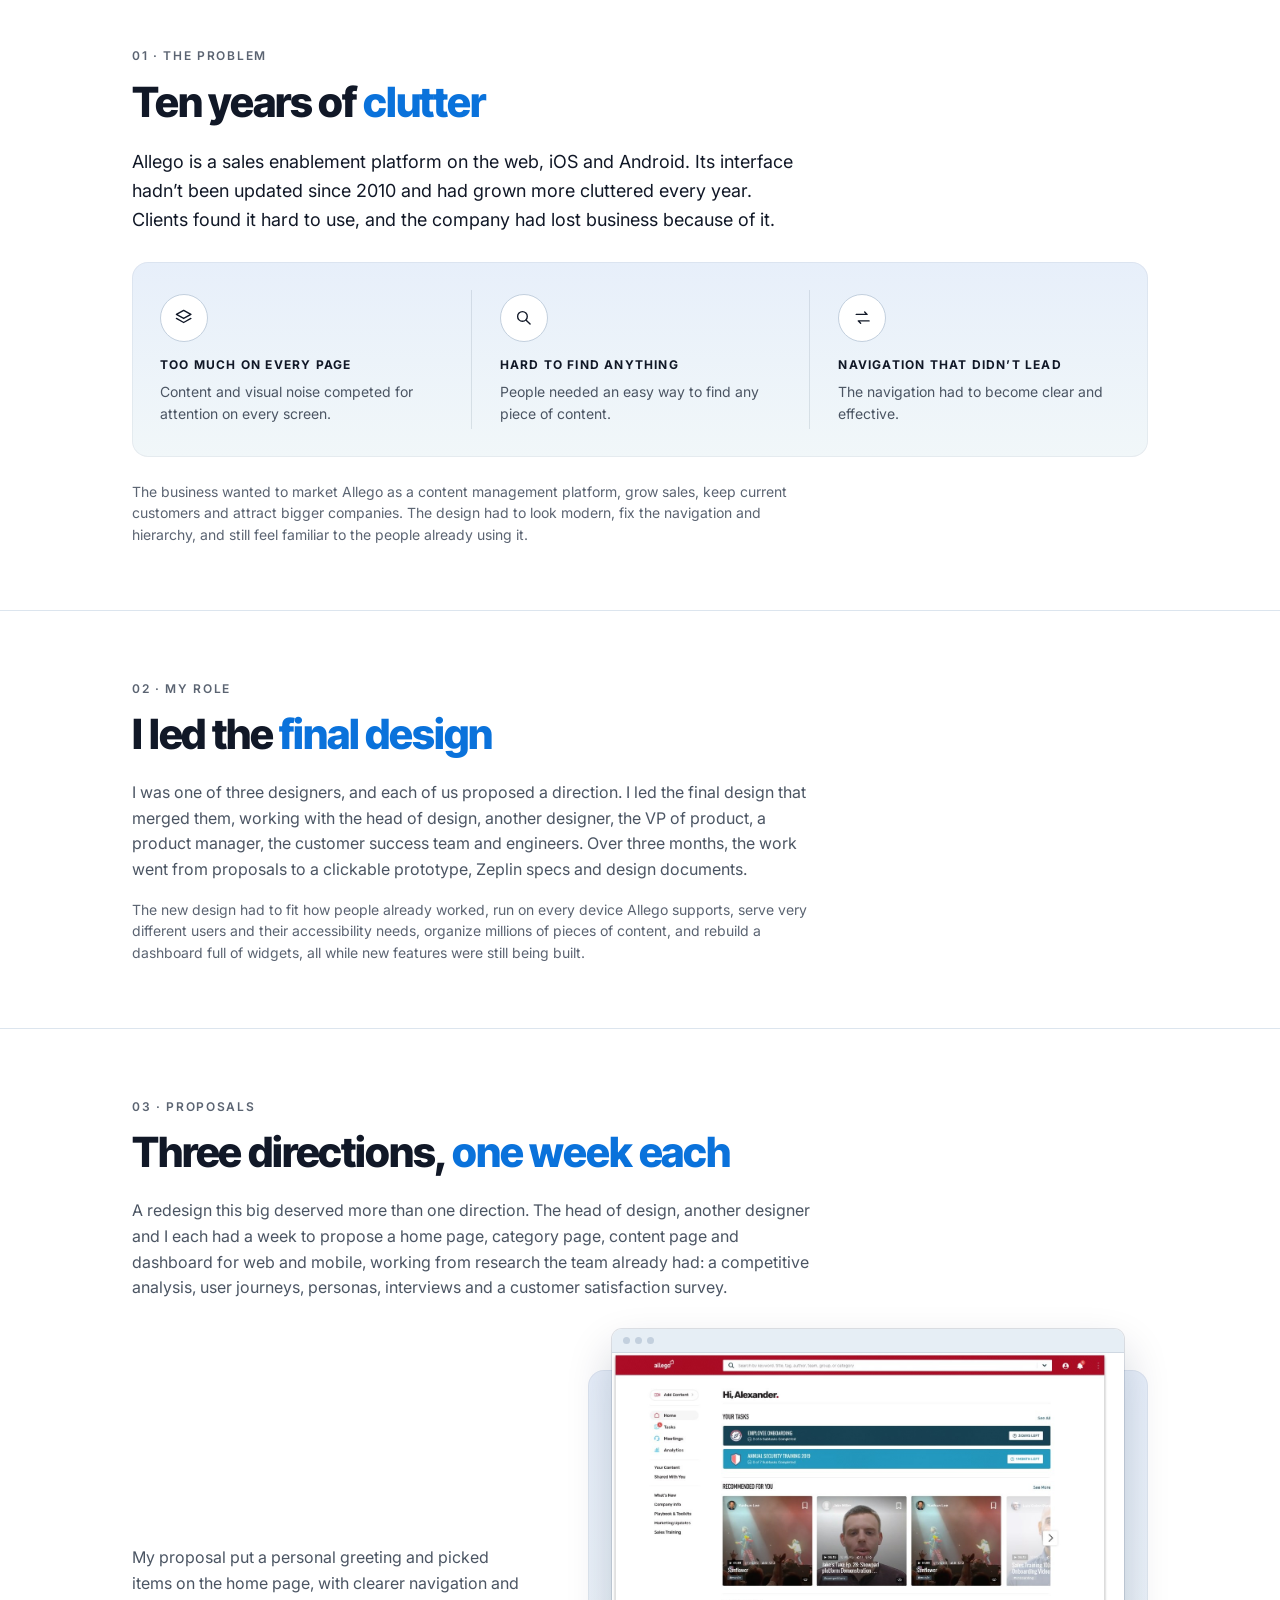
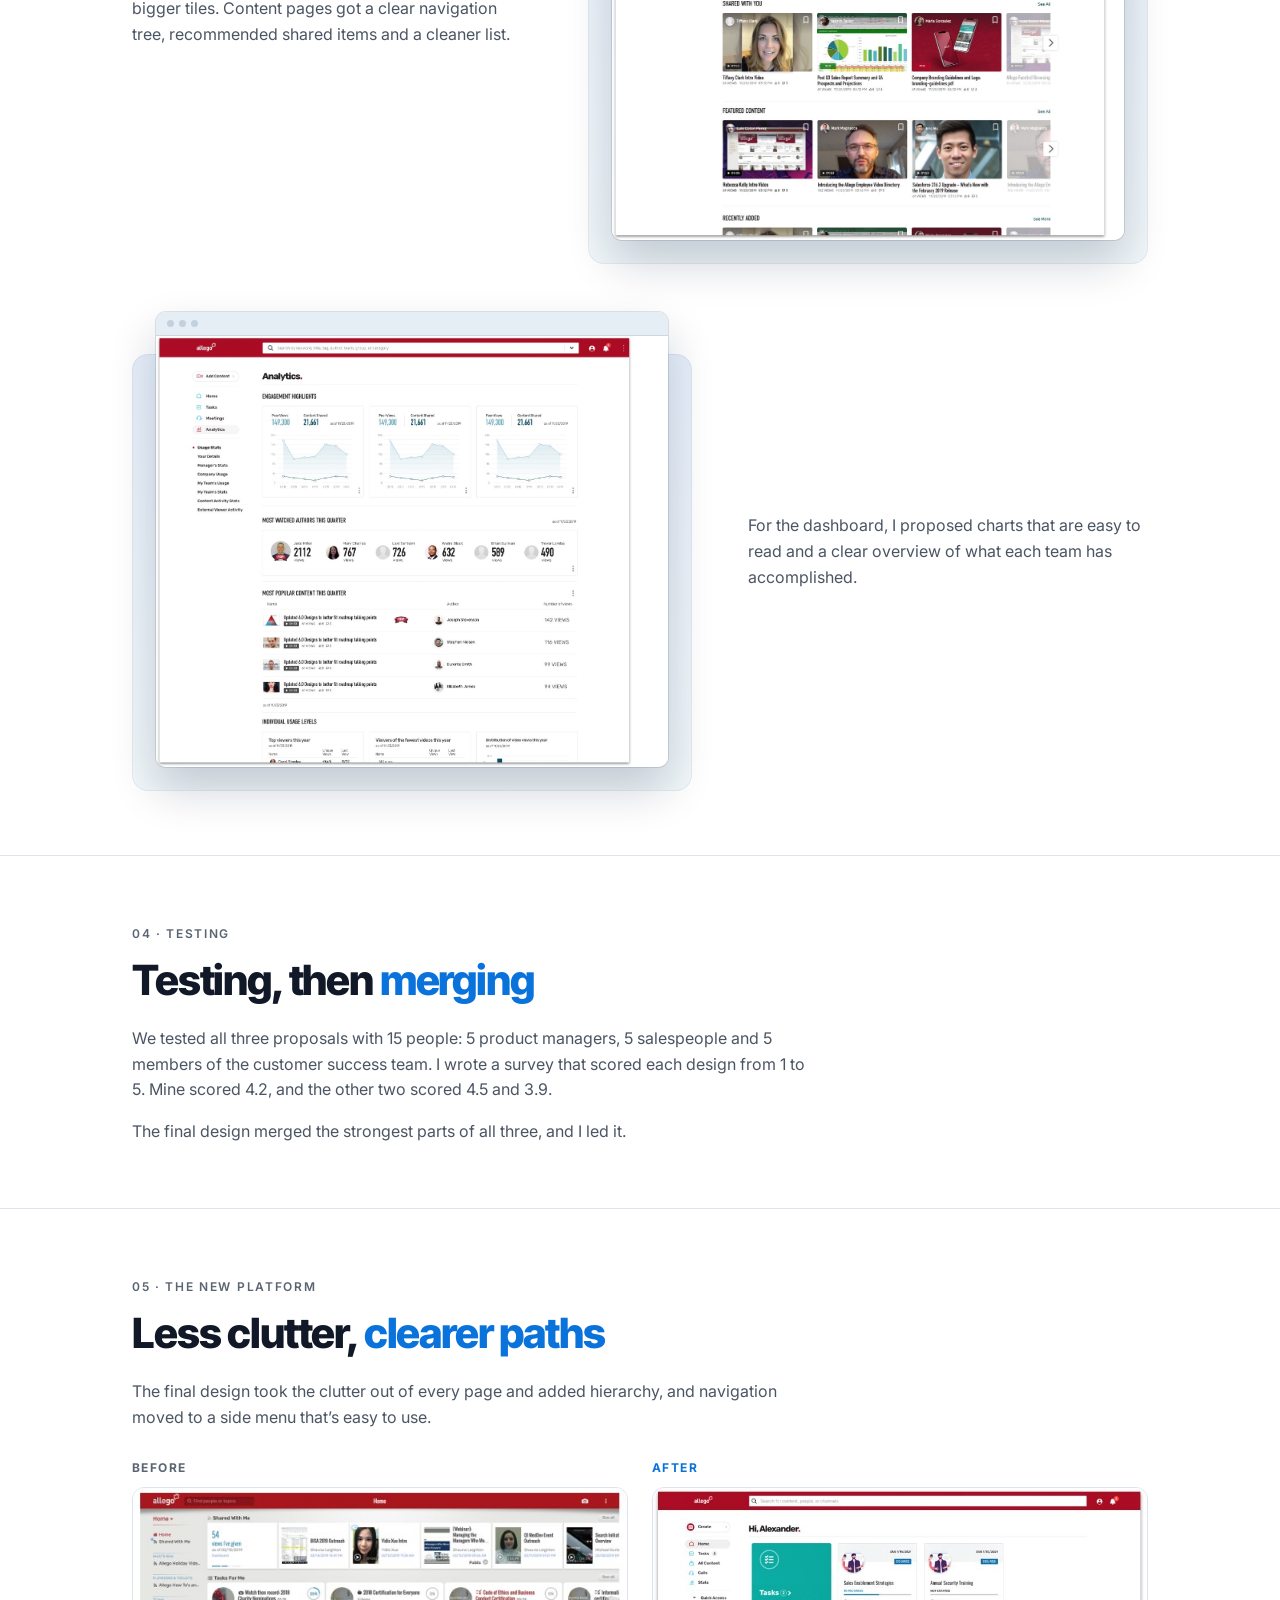
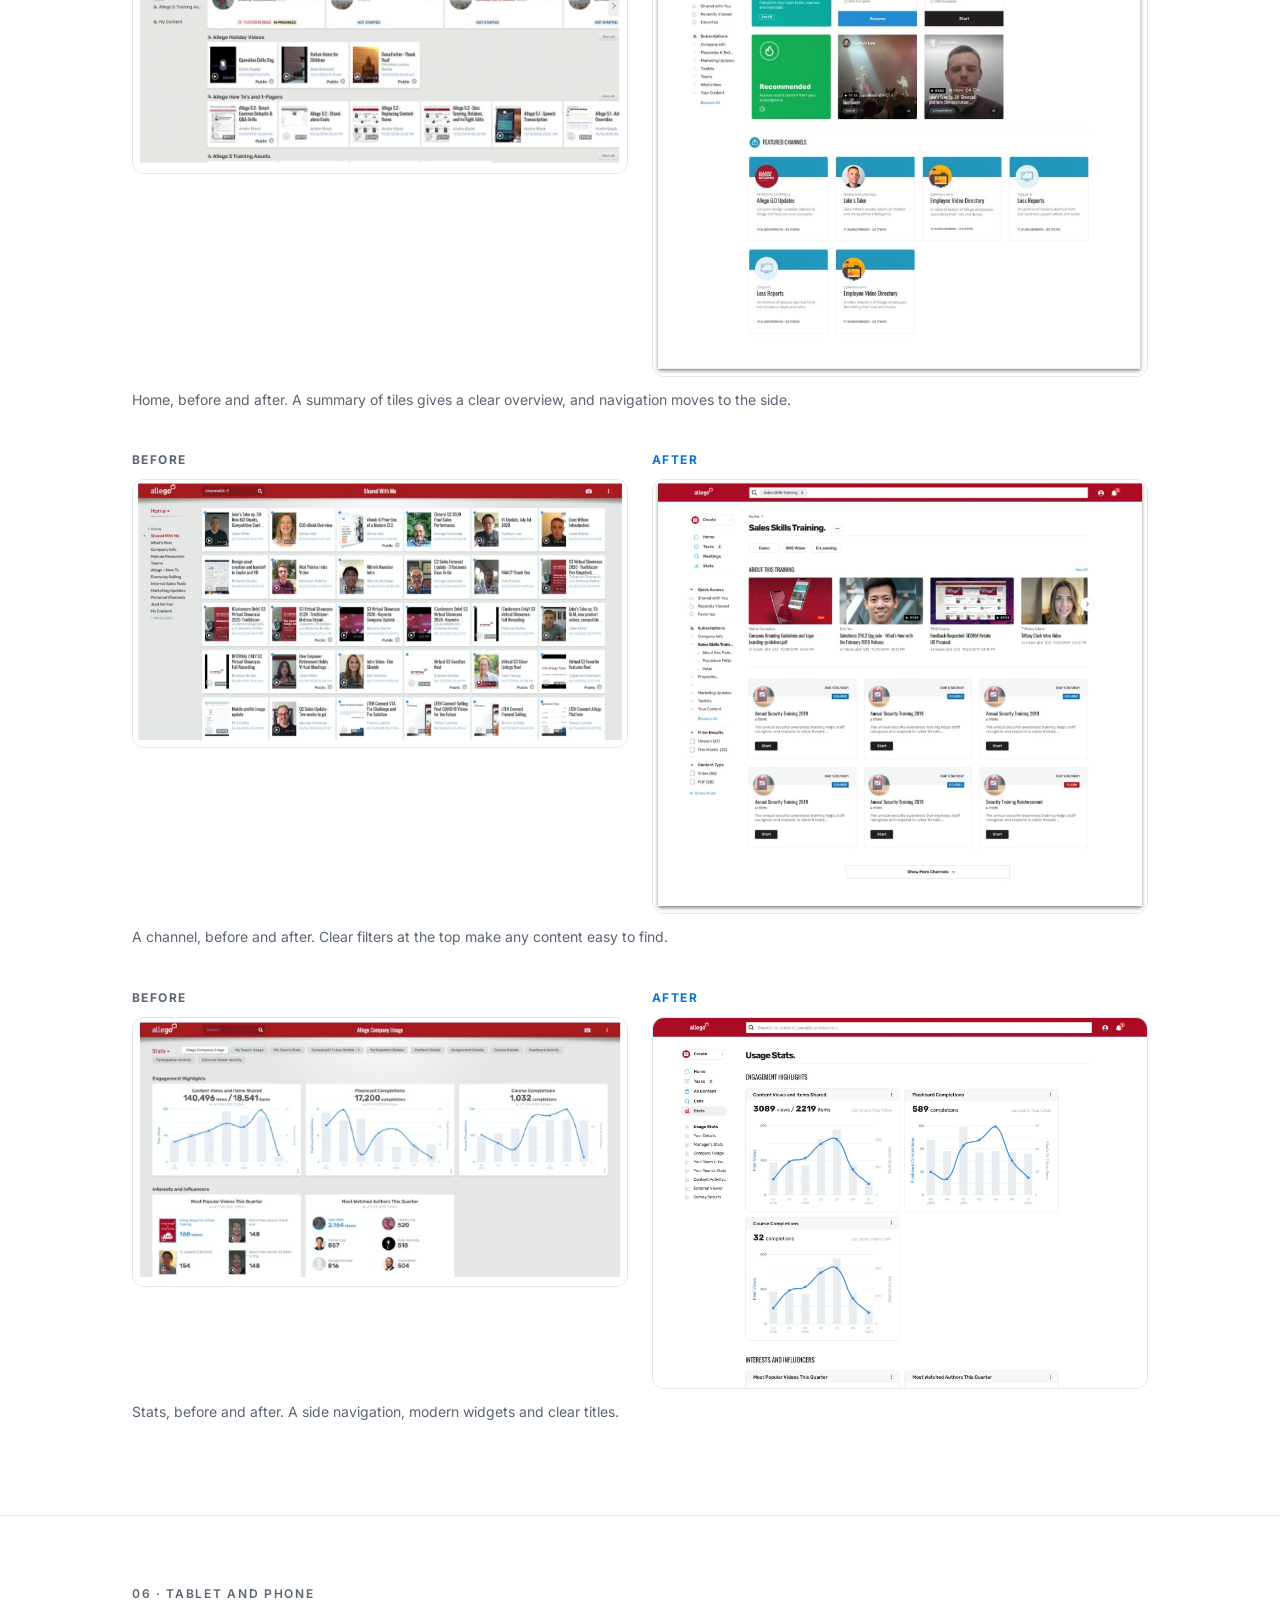
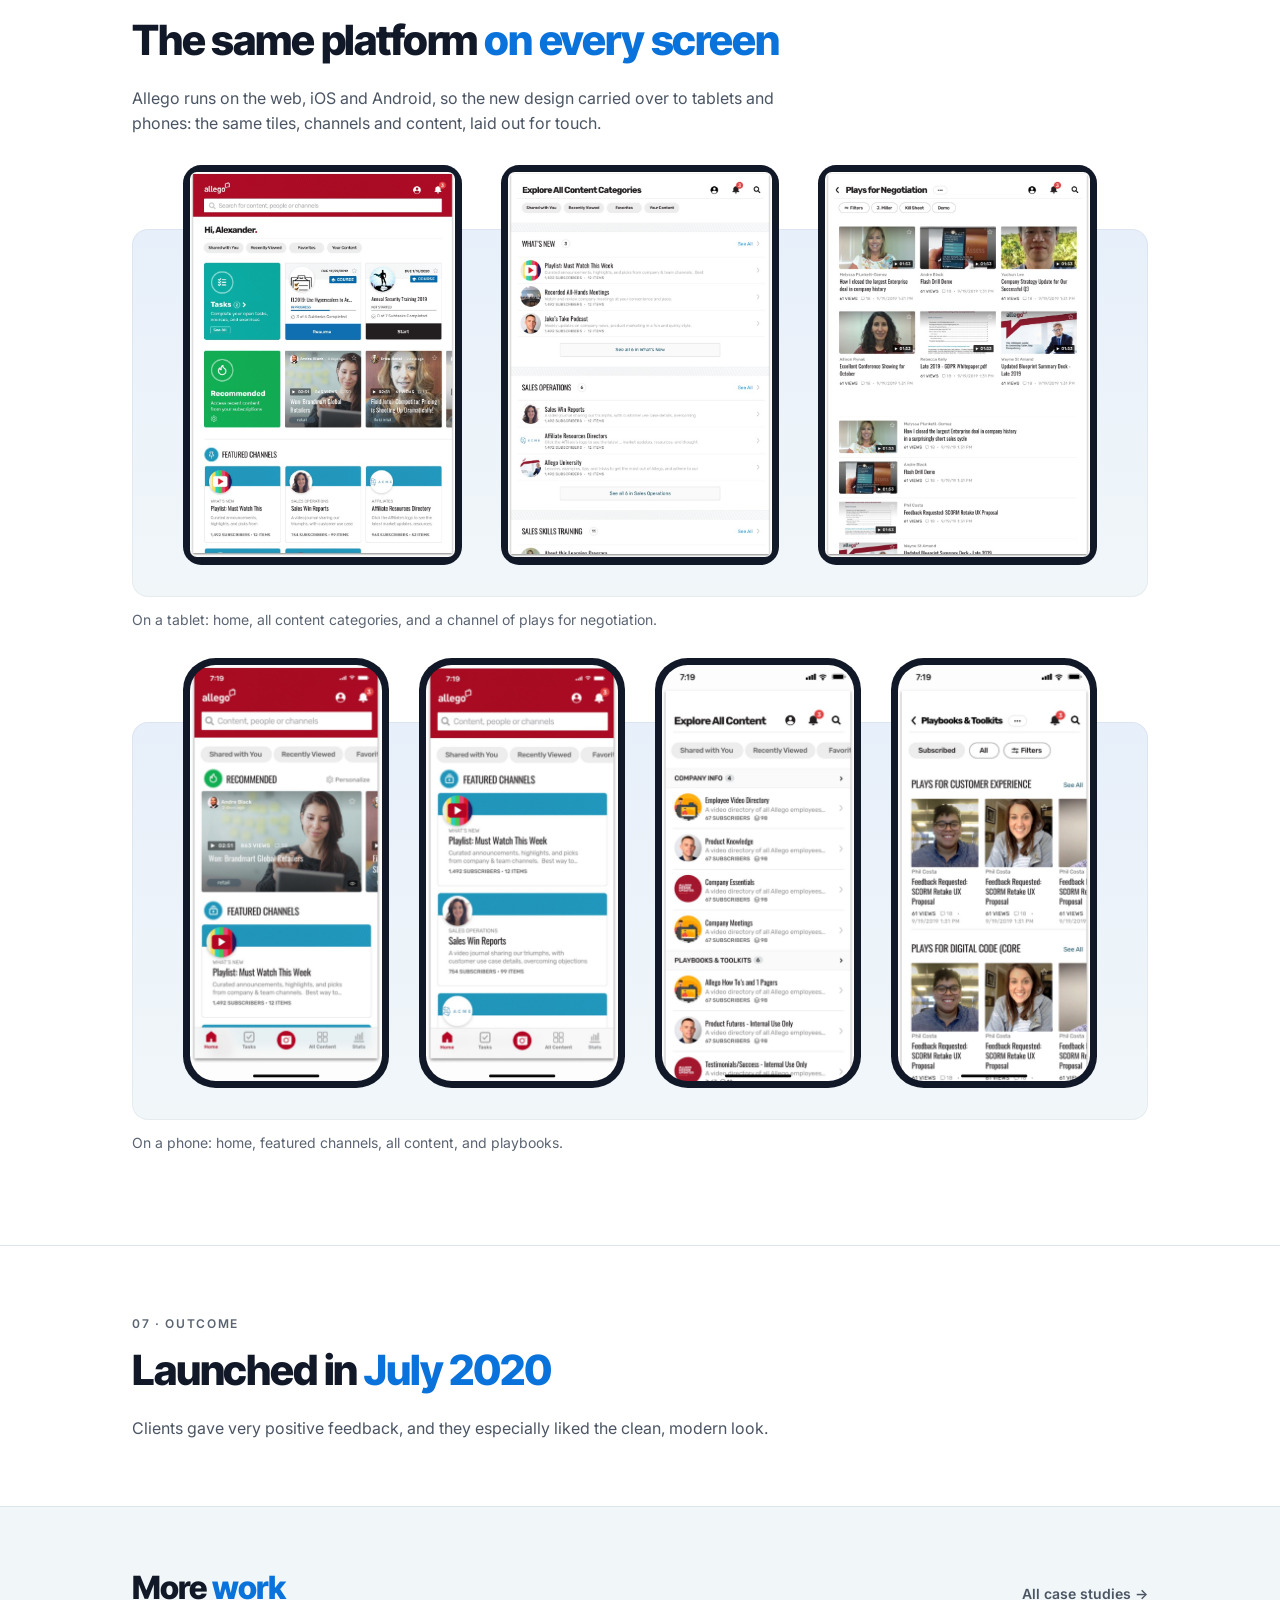
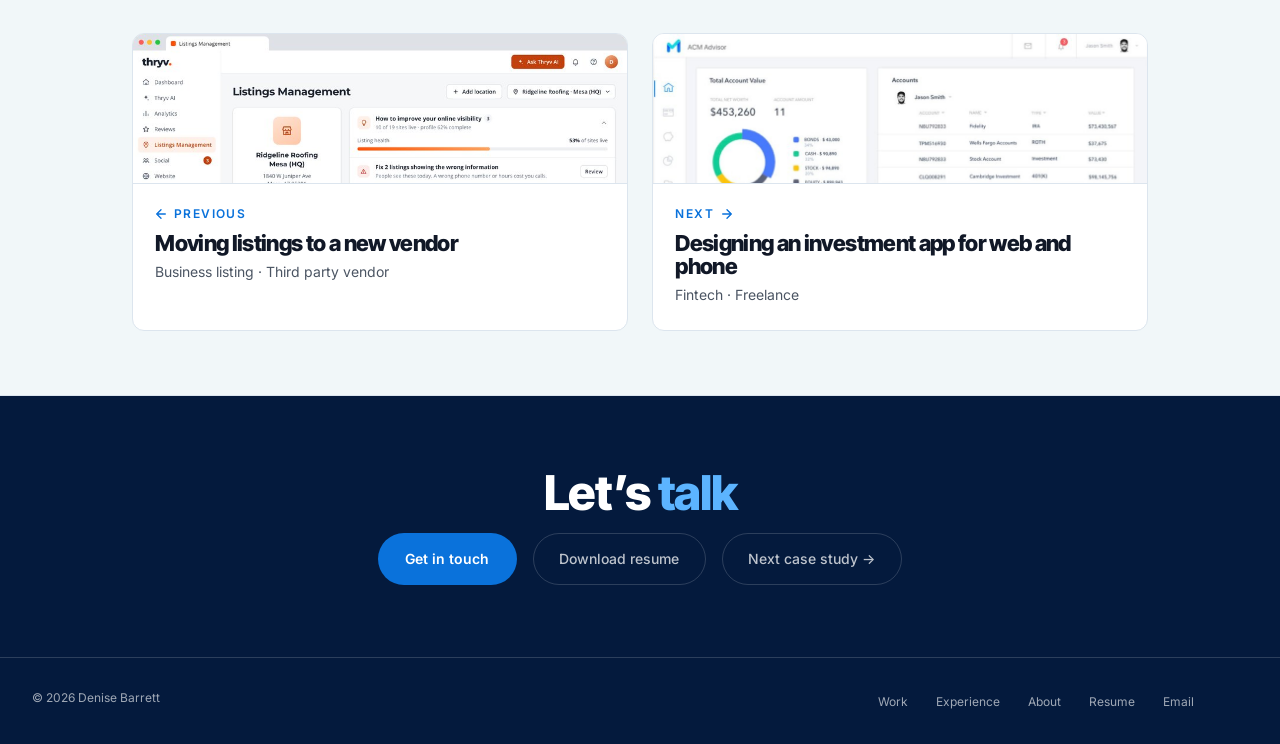
<file: case-allego.html>
<!DOCTYPE html>
<html lang="en">
<head>
<meta charset="UTF-8" />
<meta name="viewport" content="width=device-width, initial-scale=1.0" />
  <!-- Google Analytics -->
  <script async src="https://www.googletagmanager.com/gtag/js?id=G-DKC2318Z0C"></script>
  <script>window.dataLayer=window.dataLayer||[];function gtag(){dataLayer.push(arguments);}gtag('js',new Date());gtag('config','G-DKC2318Z0C');</script>
  <!-- End Google Analytics -->
<title>Redesigning Allego for web, tablet and phone · Denise Barrett</title>
<meta name="description" content="How I led the final design of Allego's platform redesign: three proposals tested with 15 people and merged into one design for web, tablet and phone, launched in July 2020." />
<meta property="og:type" content="article" />
<meta property="og:site_name" content="Denise Barrett" />
<meta property="og:title" content="Redesigning Allego for web, tablet and phone · Denise Barrett" />
<meta property="og:description" content="How I led the final design of Allego's platform redesign: three proposals tested with 15 people and merged into one design for web, tablet and phone, launched in July 2020." />
<meta property="og:url" content="https://dbyxdesign.com/case-allego.html" />
<meta property="og:image" content="https://dbyxdesign.com/img/al-og.jpg?v=20261113" />
<meta property="og:image:width" content="1200" />
<meta property="og:image:height" content="630" />
<meta property="og:image:alt" content="The redesigned Allego platform on a phone, a tablet and a laptop: a greeting, summary tiles and featured channels" />
<meta name="twitter:card" content="summary_large_image" />
<meta name="twitter:image" content="https://dbyxdesign.com/img/al-og.jpg?v=20261113" />
<meta name="twitter:image:alt" content="The redesigned Allego platform on a phone, a tablet and a laptop: a greeting, summary tiles and featured channels" />
<link rel="canonical" href="https://dbyxdesign.com/case-allego.html" />
<link rel="icon" href="favicon.ico" sizes="48x48" />
<link rel="icon" href="favicon.svg" type="image/svg+xml" />
<link rel="apple-touch-icon" href="apple-touch-icon.png" />
<link rel="preconnect" href="https://fonts.googleapis.com" />
<link rel="preconnect" href="https://fonts.gstatic.com" crossorigin />
<link href="https://fonts.googleapis.com/css2?family=Inter:wght@400;500;600;700;800&family=Inter+Tight:wght@500;600;700;800&display=swap" rel="stylesheet" />
<link rel="stylesheet" href="case.css" />
<meta name="robots" content="noindex" />
</head>
<body>
<svg width="0" height="0" style="position:absolute" aria-hidden="true" focusable="false"><symbol id="i-block" viewBox="0 0 24 24"><circle cx="12" cy="12" r="8.5"/><path d="M6 6l12 12"/></symbol><symbol id="i-check-circle" viewBox="0 0 24 24"><circle cx="12" cy="12" r="9"/><path d="M8 12.3l2.6 2.6L16.2 9"/></symbol><symbol id="i-clock" viewBox="0 0 24 24"><circle cx="12" cy="12" r="9"/><path d="M12 7.2v5l3.3 1.9"/></symbol><symbol id="i-flag" viewBox="0 0 24 24"><line x1="6" y1="3" x2="6" y2="21"/><path d="M6 4.2h11l-3 3.9 3 3.9H6"/></symbol><symbol id="i-layers" viewBox="0 0 24 24"><path d="M12 3l9 5-9 5-9-5 9-5z"/><path d="M3 13l9 5 9-5"/></symbol><symbol id="i-search" viewBox="0 0 24 24"><circle cx="10.5" cy="10.5" r="6"/><line x1="15.1" y1="15.1" x2="20" y2="20"/></symbol><symbol id="i-swap" viewBox="0 0 24 24"><path d="M4 8h13.5l-3-3"/><path d="M20 16H6.5l3 3"/></symbol><symbol id="i-users" viewBox="0 0 24 24"><circle cx="8.7" cy="8" r="3"/><path d="M2.7 20a6 6 0 0 1 12 0"/><circle cx="16.7" cy="9" r="2.3"/><path d="M15 14.3a5.5 5.5 0 0 1 6.6 5.2"/></symbol><symbol id="i-tap" viewBox="0 0 24 24"><path d="M9.5 12V5a1.5 1.5 0 0 1 3 0v6"/><path d="M12.5 10.5a1.5 1.5 0 0 1 3 0V12"/><path d="M15.5 11.5a1.5 1.5 0 0 1 3 0v2.8a6.2 6.2 0 0 1-6.2 6.2h-.8a5.6 5.6 0 0 1-4.3-2l-2.8-3.3a1.4 1.4 0 0 1 2.1-1.9l2.1 2.2"/></symbol><symbol id="i-phone" viewBox="0 0 24 24"><rect x="6.5" y="2.5" width="11" height="19" rx="2.5"/><line x1="10" y1="18.2" x2="14" y2="18.2"/></symbol><symbol id="i-keyboard" viewBox="0 0 24 24"><rect x="2.5" y="6" width="19" height="12" rx="2"/><line x1="6.5" y1="10" x2="6.6" y2="10"/><line x1="10" y1="10" x2="10.1" y2="10"/><line x1="13.5" y1="10" x2="13.6" y2="10"/><line x1="17" y1="10" x2="17.1" y2="10"/><line x1="7.5" y1="14" x2="16.5" y2="14"/></symbol></svg>
<a href="#main" class="skip-link">Skip to content</a>
<nav aria-label="Primary">
  <a href="index.html#work" class="nav-back">
    <svg width="14" height="14" viewBox="0 0 14 14" fill="none"><path d="M12 7H2M7 2L2 7l5 5" stroke="currentColor" stroke-width="1.5" stroke-linecap="round" stroke-linejoin="round"/></svg>
    All work
  </a>
  <div class="nav-right"><a href="img/denise-barrett-resume.pdf" class="nav-link" target="_blank" rel="noopener">Resume</a><a href="index.html#contact" class="nav-cta">Let&rsquo;s talk</a></div>
</nav>
<main id="main">
  <header class="case-hero">
    <div class="container">
      <span class="eyebrow">Case study &middot; Sales enablement</span>
      <h1>Redesigning Allego <br>for web, tablet and&nbsp;phone</h1>
      <p class="lede">Allego&rsquo;s interface hadn&rsquo;t changed since 2010, and the clutter was costing it business. We tested three redesign proposals with 15 people, and I led the final design that merged the best of them, across web, tablet and phone.</p>
      <div class="meta-row six"><div class="meta"><span class="meta-k">Company</span><span class="meta-v">Allego</span></div><div class="meta"><span class="meta-k">Role</span><span class="meta-v">Product designer&nbsp;&middot; led the final design</span></div><div class="meta"><span class="meta-k">Team</span><span class="meta-v">3&nbsp;designers&nbsp;&middot; VP of product&nbsp;&middot; 1&nbsp;PM&nbsp;&middot; customer success&nbsp;&middot; engineers</span></div><div class="meta"><span class="meta-k">Research</span><span class="meta-v">3&nbsp;proposals&nbsp;&middot; 15&nbsp;testers</span></div><div class="meta"><span class="meta-k">Timeframe</span><span class="meta-v">3&nbsp;months&nbsp;&middot; 2020</span></div><div class="meta"><span class="meta-k">Focus</span><span class="meta-v">Navigation&nbsp;&middot; Visual design&nbsp;&middot; Web, tablet, mobile</span></div></div>
      <div class="hero-cover"><img src="img/al-hero.jpg" alt="The redesigned Allego platform on a phone, a tablet and a laptop: a greeting, summary tiles and featured channels" width="2000" height="974" /></div>
    </div>
  </header>
<nav class="jump" aria-label="On this page"><div class="container"><a href="#s01">The problem</a><a href="#s02">My role</a><a href="#s03">Proposals</a><a href="#s04">Testing</a><a href="#s05">The new platform</a><a href="#s06">Tablet and phone</a><a href="#s07">Outcome</a></div></nav>
<section class="glance" aria-label="At a glance"><div class="container">
<div class="sec-label">At a glance</div>
<div class="stats"><div><svg class="icon sc-icon" aria-hidden="true" focusable="false"><use href="#i-layers"/></svg><div class="stat-v">3</div><div class="stat-l">Redesign proposals tested against each other</div></div><div><svg class="icon sc-icon" aria-hidden="true" focusable="false"><use href="#i-users"/></svg><div class="stat-v">15</div><div class="stat-l">People from product, sales and customer success who scored them</div></div><div class="hi"><svg class="icon sc-icon" aria-hidden="true" focusable="false"><use href="#i-check-circle"/></svg><div class="stat-v">2020</div><div class="stat-l">Launched in July, on web, tablet and phone</div></div></div>
</div></section>
<section id="s01"><div class="container">
<div class="sec-label">01 &middot; The problem</div>
<h2>Ten years of <span class="hl">clutter</span></h2>
<p class="lead-p">Allego is a sales enablement platform on the web, iOS and Android. Its interface hadn&rsquo;t been updated since 2010 and had grown more cluttered every year. Clients found it hard to use, and the company had lost business because of it.</p>
<div class="cards"><div class="card"><span class="ring"><svg class="icon" aria-hidden="true" focusable="false"><use href="#i-layers"/></svg></span><h3>Too much on every page</h3><p>Content and visual noise competed for attention on every screen.</p></div><div class="card"><span class="ring"><svg class="icon" aria-hidden="true" focusable="false"><use href="#i-search"/></svg></span><h3>Hard to find anything</h3><p>People needed an easy way to find any piece of content.</p></div><div class="card"><span class="ring"><svg class="icon" aria-hidden="true" focusable="false"><use href="#i-swap"/></svg></span><h3>Navigation that didn&rsquo;t lead</h3><p>The navigation had to become clear and effective.</p></div></div>
<p class="note" style="margin-top:1.5rem">The business wanted to market Allego as a content management platform, grow sales, keep current customers and attract bigger companies. The design had to look modern, fix the navigation and hierarchy, and still feel familiar to the people already using it.</p>
</div></section>
<section id="s02"><div class="container">
<div class="sec-label">02 &middot; My role</div>
<h2>I led the <span class="hl">final design</span></h2>
<p>I was one of three designers, and each of us proposed a direction. I led the final design that merged them, working with the head of design, another designer, the VP of product, a product manager, the customer success team and engineers. Over three months, the work went from proposals to a clickable prototype, Zeplin specs and design documents.</p><p class="note">The new design had to fit how people already worked, run on every device Allego supports, serve very different users and their accessibility needs, organize millions of pieces of content, and rebuild a dashboard full of widgets, all while new features were still being built.</p>
</div></section>
<section id="s03"><div class="container">
<div class="sec-label">03 &middot; Proposals</div>
<h2>Three directions, <span class="hl">one week each</span></h2>
<p>A redesign this big deserved more than one direction. The head of design, another designer and I each had a week to propose a home page, category page, content page and dashboard for web and mobile, working from research the team already had: a competitive analysis, user journeys, personas, interviews and a customer satisfaction survey.</p>
<div class="split media-right">
<div><p>My proposal put a personal greeting and picked items on the home page, with clearer navigation and bigger tiles. Content pages got a clear navigation tree, recommended shared items and a cleaner list.</p></div>
<figure class="shot screen"><div class="screen-frame" style="--shot-w:1278px"><div class="screen-win"><div class="screen-bar"></div><img src="img/al-prop-home.jpg" alt="My proposed home page: a greeting, bigger tiles, a side navigation and rows of recommended content" loading="lazy" width="1278" height="1217" /></div></div></figure>
</div>
<div class="split media-left">
<figure class="shot screen"><div class="screen-frame" style="--shot-w:1337px"><div class="screen-win"><div class="screen-bar"></div><img src="img/al-prop-dash.jpg" alt="My proposed dashboard: engagement charts at the top and a list of what each team accomplished below" loading="lazy" width="1337" height="1126" /></div></div></figure>
<div><p>For the dashboard, I proposed charts that are easy to read and a clear overview of what each team has accomplished.</p></div>
</div>
</div></section>
<section id="s04"><div class="container">
<div class="sec-label">04 &middot; Testing</div>
<h2>Testing, then <span class="hl">merging</span></h2>
<p>We tested all three proposals with 15 people: 5 product managers, 5 salespeople and 5 members of the customer success team. I wrote a survey that scored each design from 1 to 5. Mine scored 4.2, and the other two scored 4.5 and 3.9.</p><p>The final design merged the strongest parts of all three, and I led it.</p>
</div></section>
<section id="s05"><div class="container">
<div class="sec-label">05 &middot; The new platform</div>
<h2>Less clutter, <span class="hl">clearer paths</span></h2>
<p>The final design took the clutter out of every page and added hierarchy, and navigation moved to a side menu that&rsquo;s easy to use.</p>
<figure class="shot ba-fig"><div class="ba"><div><span class="ba-tag">Before</span><img src="img/al-before-home.jpg" alt="The old home page: dense rows of shared items, tasks and videos on a gray background" loading="lazy" width="620" height="357" /></div><div><span class="ba-tag after">After</span><img src="img/al-after-home.jpg" alt="The new home page: a greeting, colored summary tiles, side navigation and featured channels" loading="lazy" width="861" height="850" /></div></div><figcaption>Home, before and after. A summary of tiles gives a clear overview, and navigation moves to the side.</figcaption></figure>
<figure class="shot ba-fig"><div class="ba"><div><span class="ba-tag">Before</span><img src="img/al-before-channel.jpg" alt="The old channel page: a dense grid of video thumbnails with long titles" loading="lazy" width="847" height="457" /></div><div><span class="ba-tag after">After</span><img src="img/al-after-channel.jpg" alt="The new channel page: a title, filters at the top and a clean grid of content" loading="lazy" width="862" height="756" /></div></div><figcaption>A channel, before and after. Clear filters at the top make any content easy to find.</figcaption></figure>
<figure class="shot ba-fig"><div class="ba"><div><span class="ba-tag">Before</span><img src="img/al-before-stats.jpg" alt="The old stats page: company usage charts crowded under a row of tabs" loading="lazy" width="655" height="356" /></div><div><span class="ba-tag after">After</span><img src="img/al-after-stats.jpg" alt="The new stats page: side navigation for stats, engagement highlights and clean charts" loading="lazy" width="1800" height="1350" /></div></div><figcaption>Stats, before and after. A side navigation, modern widgets and clear titles.</figcaption></figure>
</div></section>
<section id="s06"><div class="container">
<div class="sec-label">06 &middot; Tablet and phone</div>
<h2>The same platform <span class="hl">on every screen</span></h2>
<p>Allego runs on the web, iOS and Android, so the new design carried over to tablets and phones: the same tiles, channels and content, laid out for touch.</p>
<figure class="shot"><div class="phones tabs"><div class="phone tab"><img src="img/al-t-home.jpg" alt="The new home page on a tablet: summary tiles, recommended videos and featured channels" loading="lazy" width="786" height="1145" /></div><div class="phone tab"><img src="img/al-t-explore.jpg" alt="All content categories on a tablet: what&rsquo;s new, sales operations and sales skills training" loading="lazy" width="785" height="1145" /></div><div class="phone tab"><img src="img/al-t-plays.jpg" alt="A channel of plays for negotiation on a tablet, with video thumbnails and filters" loading="lazy" width="784" height="1145" /></div></div><figcaption>On a tablet: home, all content categories, and a channel of plays for negotiation.</figcaption></figure>
<figure class="shot"><div class="phones four"><div class="phone"><img src="img/al-m-home.jpg" alt="Allego home on a phone: search, quick filters and a recommended video" loading="lazy" width="780" height="1688" /></div><div class="phone"><img src="img/al-m-channels.jpg" alt="Featured channels on a phone, starting with a playlist of what to watch this week" loading="lazy" width="780" height="1688" /></div><div class="phone"><img src="img/al-m-explore.jpg" alt="All content on a phone: company info and playbooks, each with its subscriber count" loading="lazy" width="780" height="1688" /></div><div class="phone"><img src="img/al-m-plays.jpg" alt="Playbooks and toolkits on a phone, with filters and rows of plays" loading="lazy" width="780" height="1688" /></div></div><figcaption>On a phone: home, featured channels, all content, and playbooks.</figcaption></figure></div></section>
<section id="s07"><div class="container">
<div class="sec-label">07 &middot; Outcome</div>
<h2>Launched in <span class="hl">July 2020</span></h2>
<p>Clients gave very positive feedback, and they especially liked the clean, modern look.</p>
</div></section>

</main>
<section class="more">
  <div class="container">
    <div class="more-head"><h2>More <span class="hl">work</span></h2><a class="more-all" href="index.html#work">All case studies &rarr;</a></div>
    <div class="more-grid">
      <a class="more-card" href="case-business-listing.html"><div class="more-thumb"><img src="img/bl-card-still.jpg" alt="Listings Management screen for a roofing business: profile completion, listing health and sites by status" loading="lazy" /></div><div class="more-body"><div class="more-dir"><svg width="12" height="12" viewBox="0 0 14 14" fill="none"><path d="M12 7H2M7 2L2 7l5 5" stroke="currentColor" stroke-width="1.6" stroke-linecap="round" stroke-linejoin="round"/></svg>Previous</div><h3>Moving listings to a new vendor</h3><p>Business listing &middot; Third party vendor</p></div></a>
      <a class="more-card" href="case-widget-cloud.html"><div class="more-thumb"><img src="img/wc-more.jpg" alt="Investment dashboard with total account value as a donut chart and a list of accounts" loading="lazy" /></div><div class="more-body"><div class="more-dir">Next <svg width="12" height="12" viewBox="0 0 14 14" fill="none"><path d="M2 7h10M7 2l5 5-5 5" stroke="currentColor" stroke-width="1.6" stroke-linecap="round" stroke-linejoin="round"/></svg></div><h3>Designing an investment app for web and phone</h3><p>Fintech &middot; Freelance</p></div></a>
    </div>
  </div>
</section>
<section class="next">
  <div class="container">
    <h2>Let&rsquo;s <span class="hl">talk</span></h2>
    <div class="next-actions">
      <a href="mailto:denisexue106@gmail.com" class="btn-light">Get in touch</a>
      <a href="img/denise-barrett-resume.pdf" class="btn-out" download="Denise-Barrett-Resume.pdf">Download resume</a>
      <a href="case-widget-cloud.html" class="btn-out">Next case study &rarr;</a>
    </div>
  </div>
</section>
<button id="to-top" class="to-top" aria-label="Back to top" hidden>↑</button>
<footer>
  <span>&copy; 2026 Denise Barrett</span>
  <ul class="footer-links"><li><a href="index.html#work">Work</a></li><li><a href="experience.html">Experience</a></li><li><a href="about.html">About</a></li><li><a href="img/denise-barrett-resume.pdf" target="_blank" rel="noopener">Resume</a></li><li><a href="mailto:denisexue106@gmail.com">Email</a></li></ul>
</footer>
<script>
/* respect reduced motion: no autoplaying loops, controls instead */
if(matchMedia('(prefers-reduced-motion: reduce)').matches)document.querySelectorAll('video[autoplay]').forEach(function(v){v.removeAttribute('autoplay');v.pause();v.controls=true;});
(function(){var b=document.getElementById('to-top');if(!b)return;var rm=matchMedia('(prefers-reduced-motion: reduce)').matches;addEventListener('scroll',function(){b.hidden=scrollY<600},{passive:true});b.addEventListener('click',function(){scrollTo({top:0,behavior:rm?'auto':'smooth'})});})();
/* the tour plays on the page, in a dialog, instead of opening a bare video file */
(function(){var d=document.querySelector('.tour-dlg'),a=document.querySelector('a[data-tour]');if(!d||!a||typeof d.showModal!=='function')return;var v=d.querySelector('video');a.addEventListener('click',function(e){if(e.metaKey||e.ctrlKey||e.shiftKey||e.altKey)return;e.preventDefault();if(!v.getAttribute('src'))v.src=a.getAttribute('href');d.showModal();var p=v.play();if(p&&p.catch)p.catch(function(){});});d.querySelector('.tour-x').addEventListener('click',function(){d.close();});d.addEventListener('click',function(e){if(e.target===d)d.close();});d.addEventListener('close',function(){v.pause();a.focus();});})();
</script>
<script>
/* the phone loop sits far down the page, so it loads and plays only once it is near the screen */
(function(){var vs=document.querySelectorAll('video[data-src]');if(!vs.length)return;var rm=matchMedia('(prefers-reduced-motion: reduce)').matches;function go(v){v.src=v.getAttribute('data-src');v.removeAttribute('data-src');if(rm){v.controls=true;v.preload='metadata';return;}v.muted=true;var p=v.play();if(p&&p.catch)p.catch(function(){v.controls=true;});}if(!('IntersectionObserver' in window)){vs.forEach(go);return;}var io=new IntersectionObserver(function(es){es.forEach(function(e){if(e.isIntersecting){io.unobserve(e.target);go(e.target);}});},{rootMargin:'600px 0px'});vs.forEach(function(v){io.observe(v);});})();
</script>
<script src="zoom.js" defer></script>
<script src="case.js" defer></script>
</body>
</html>
</file>
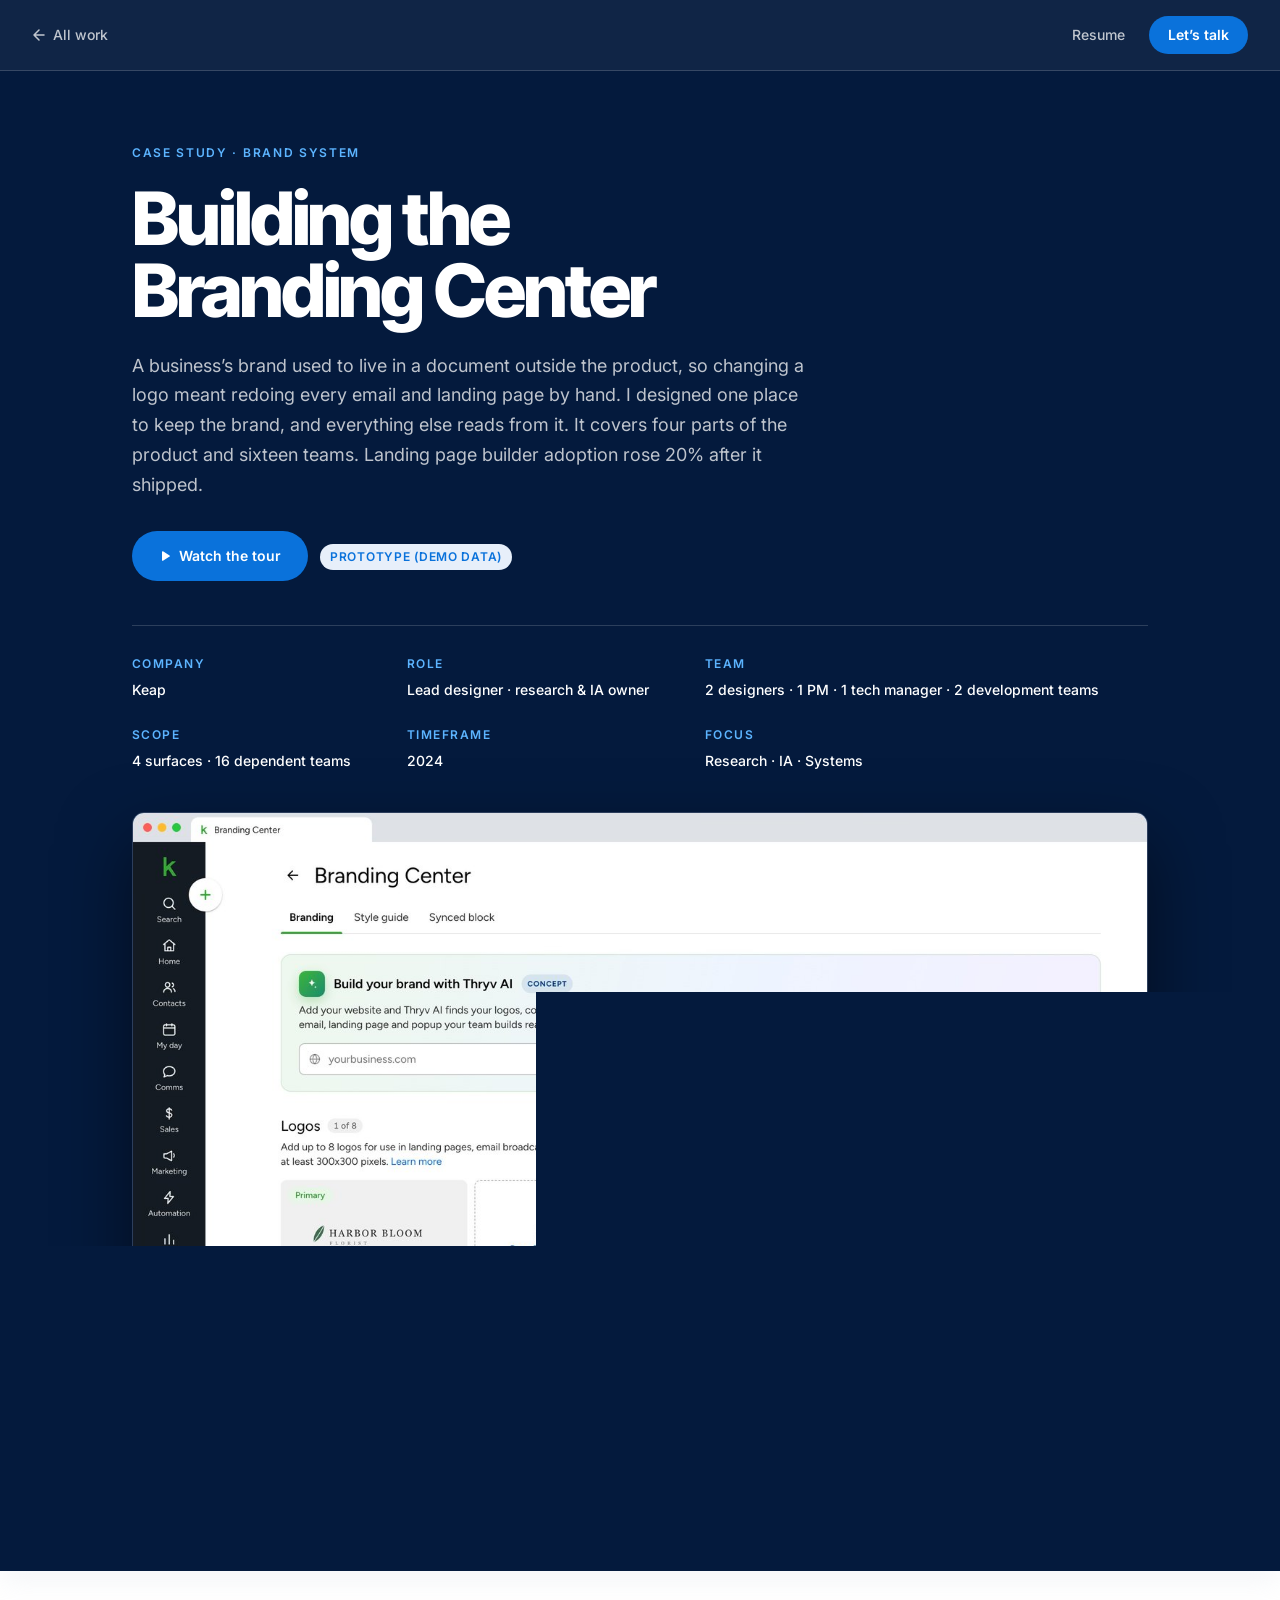
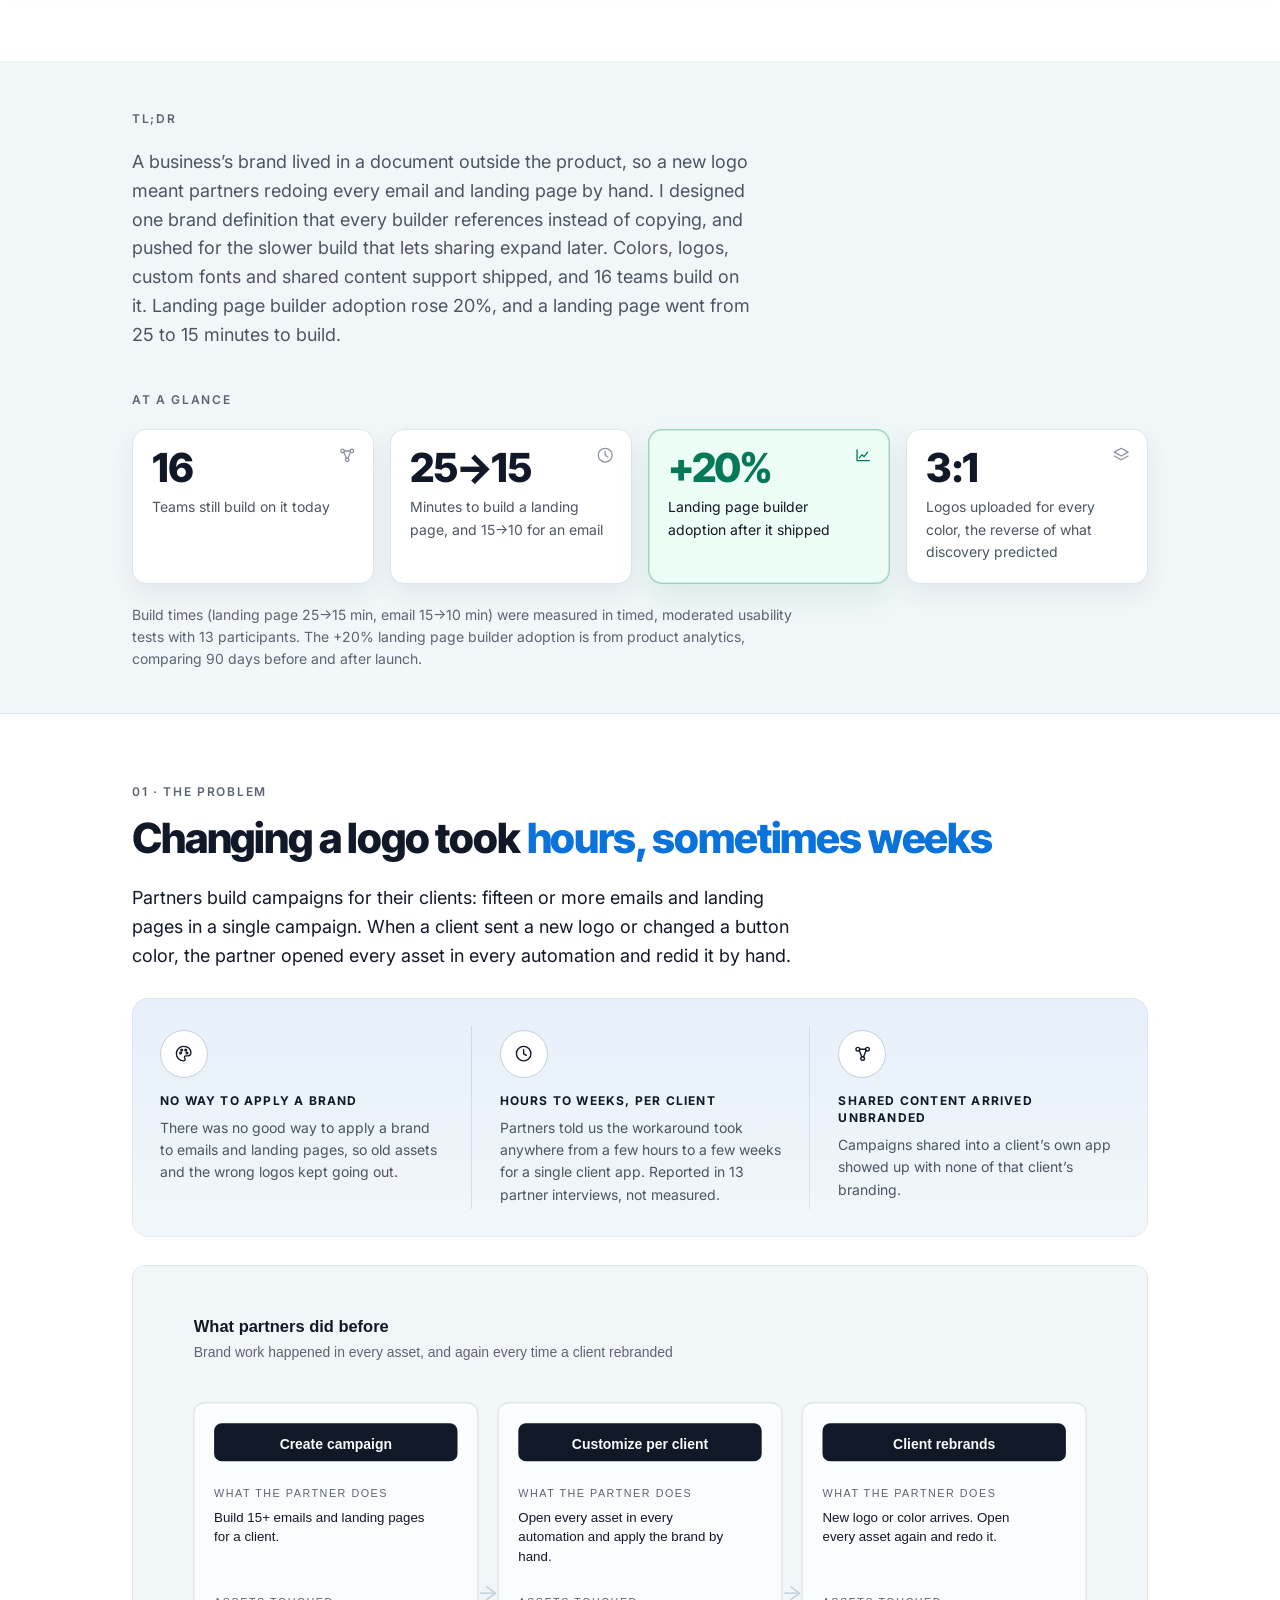
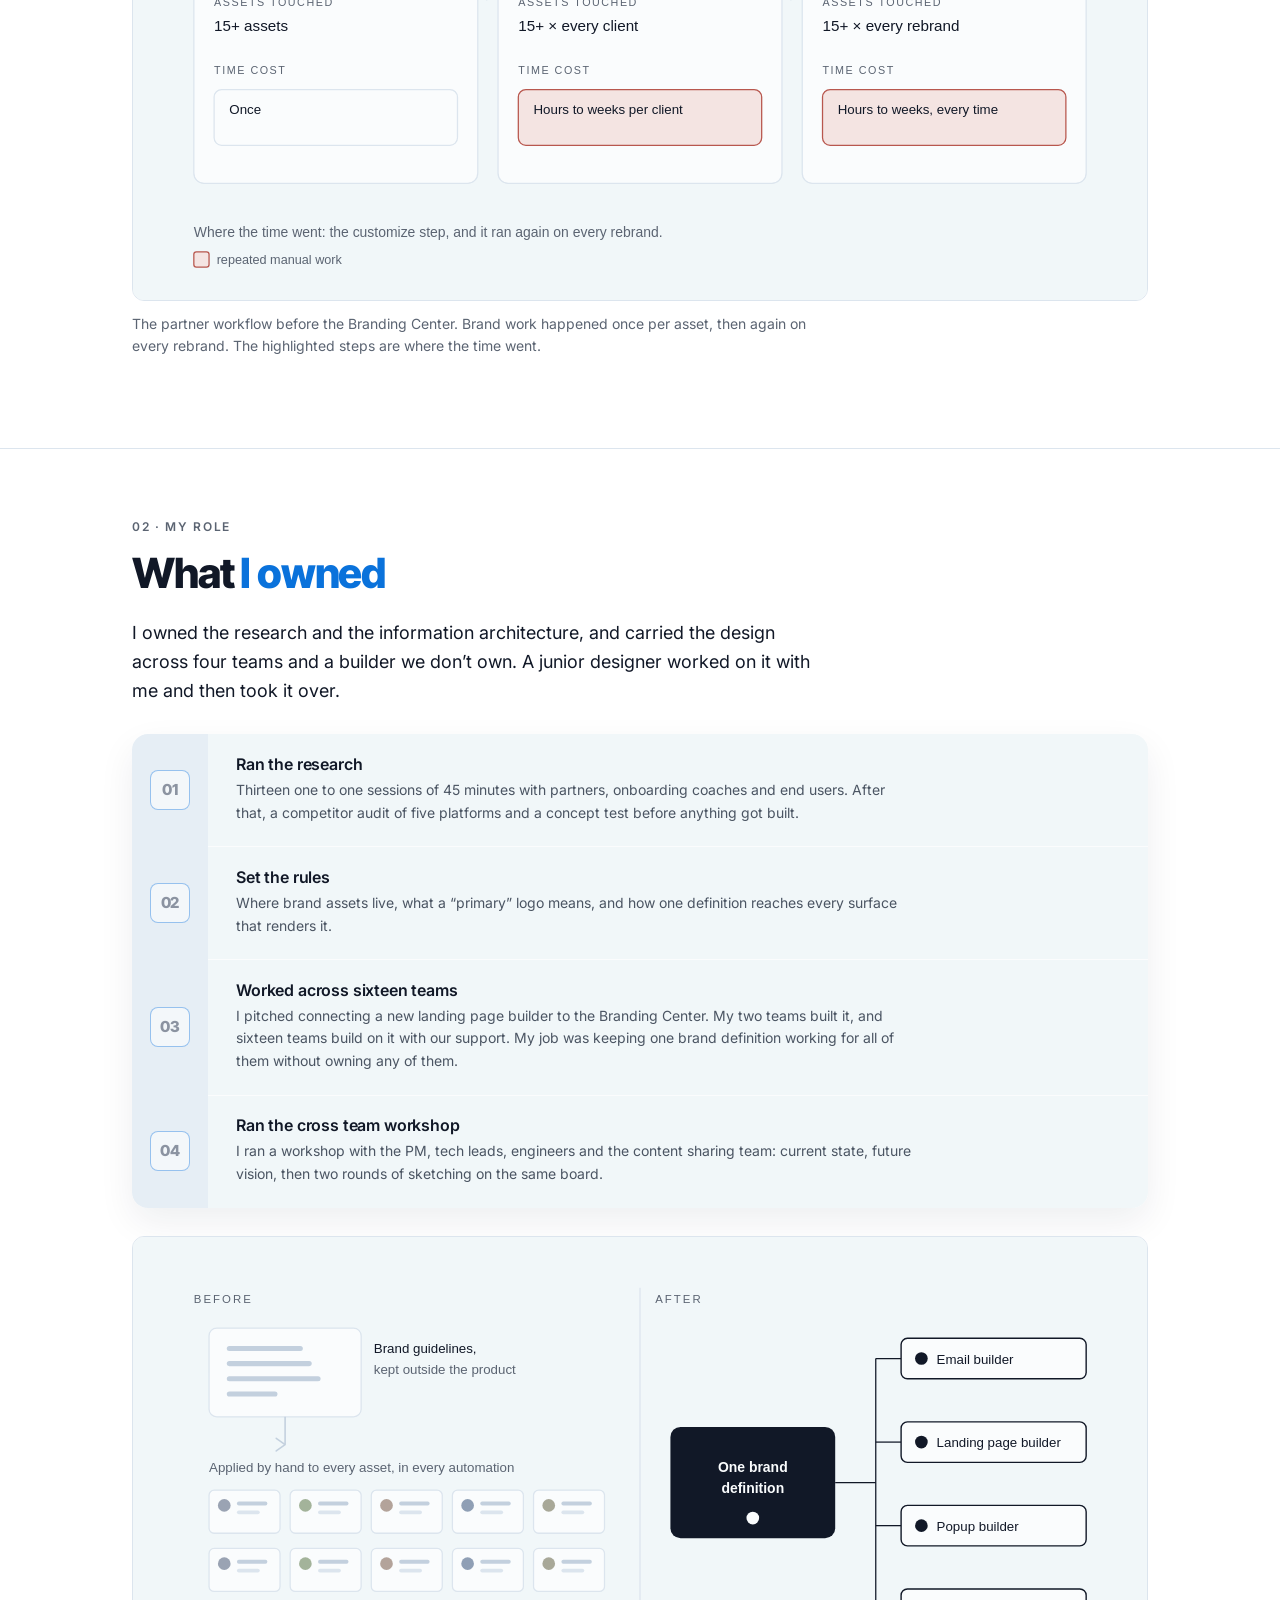
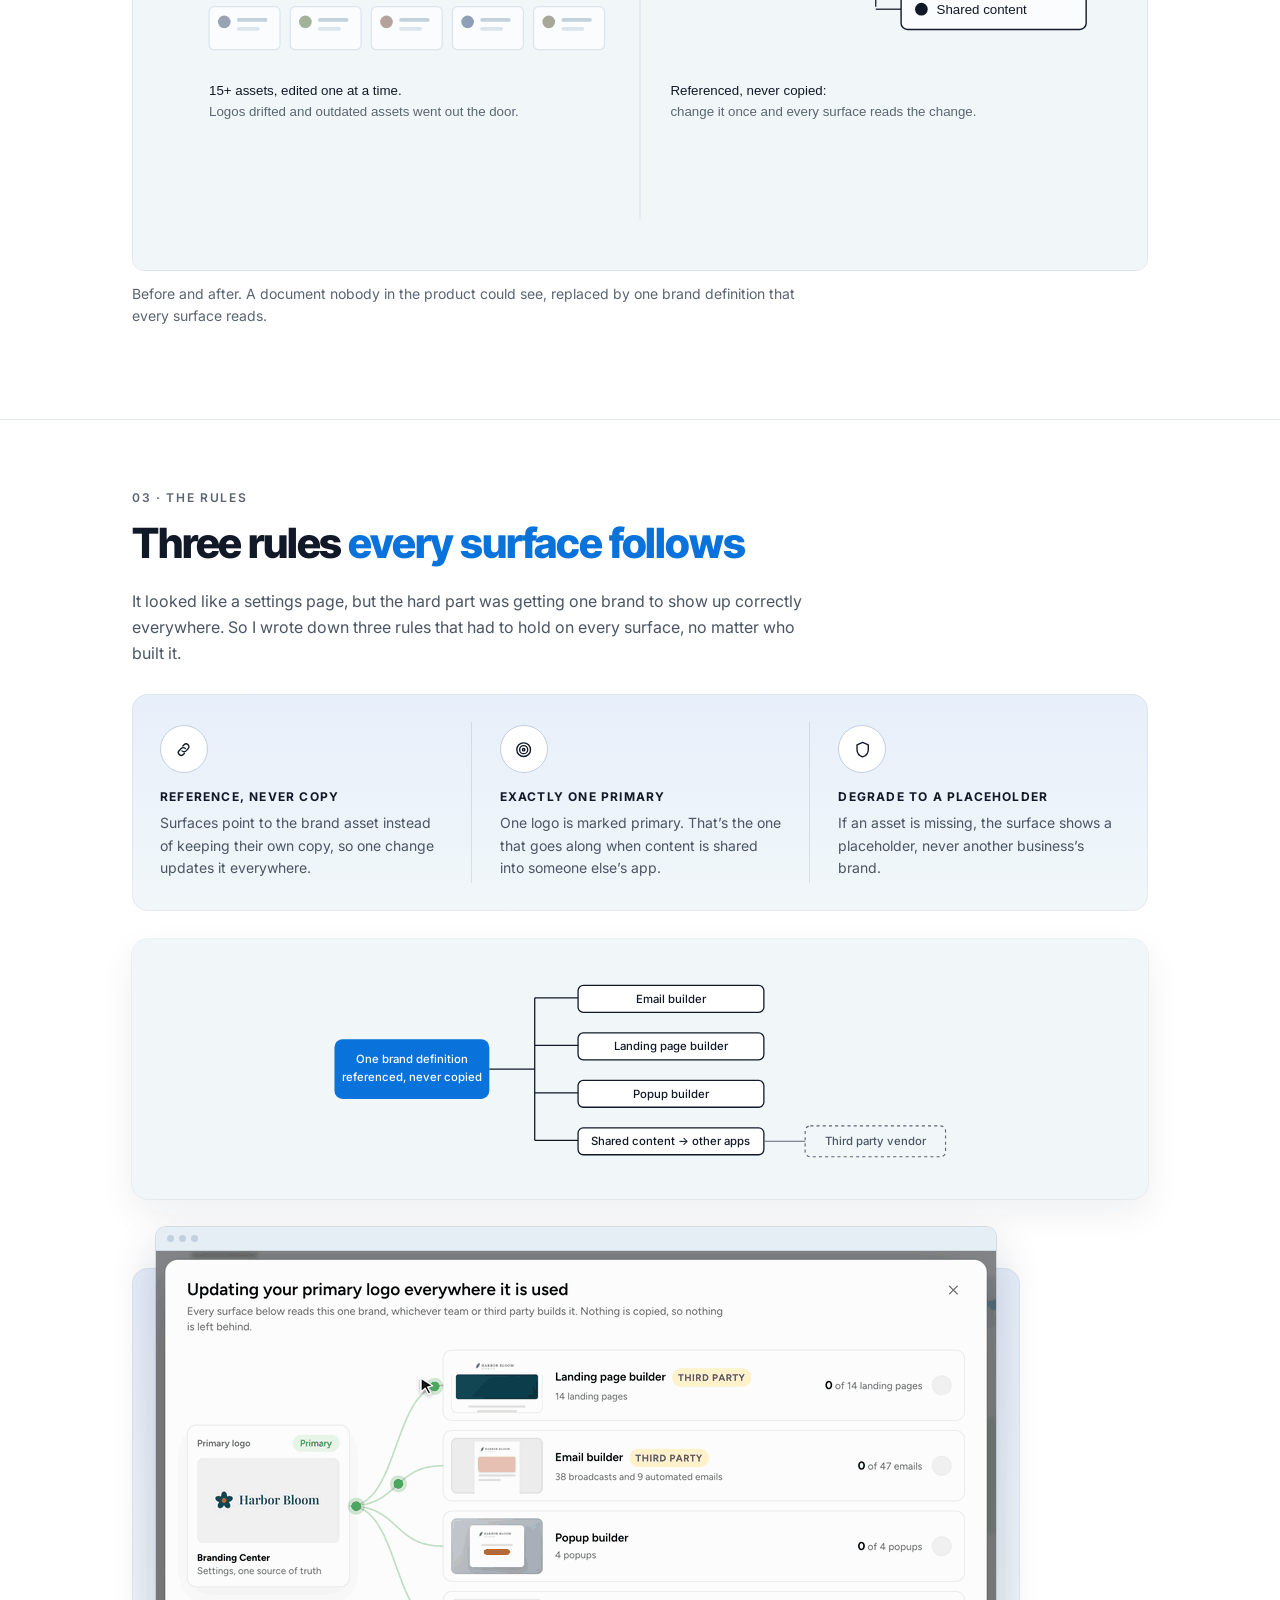
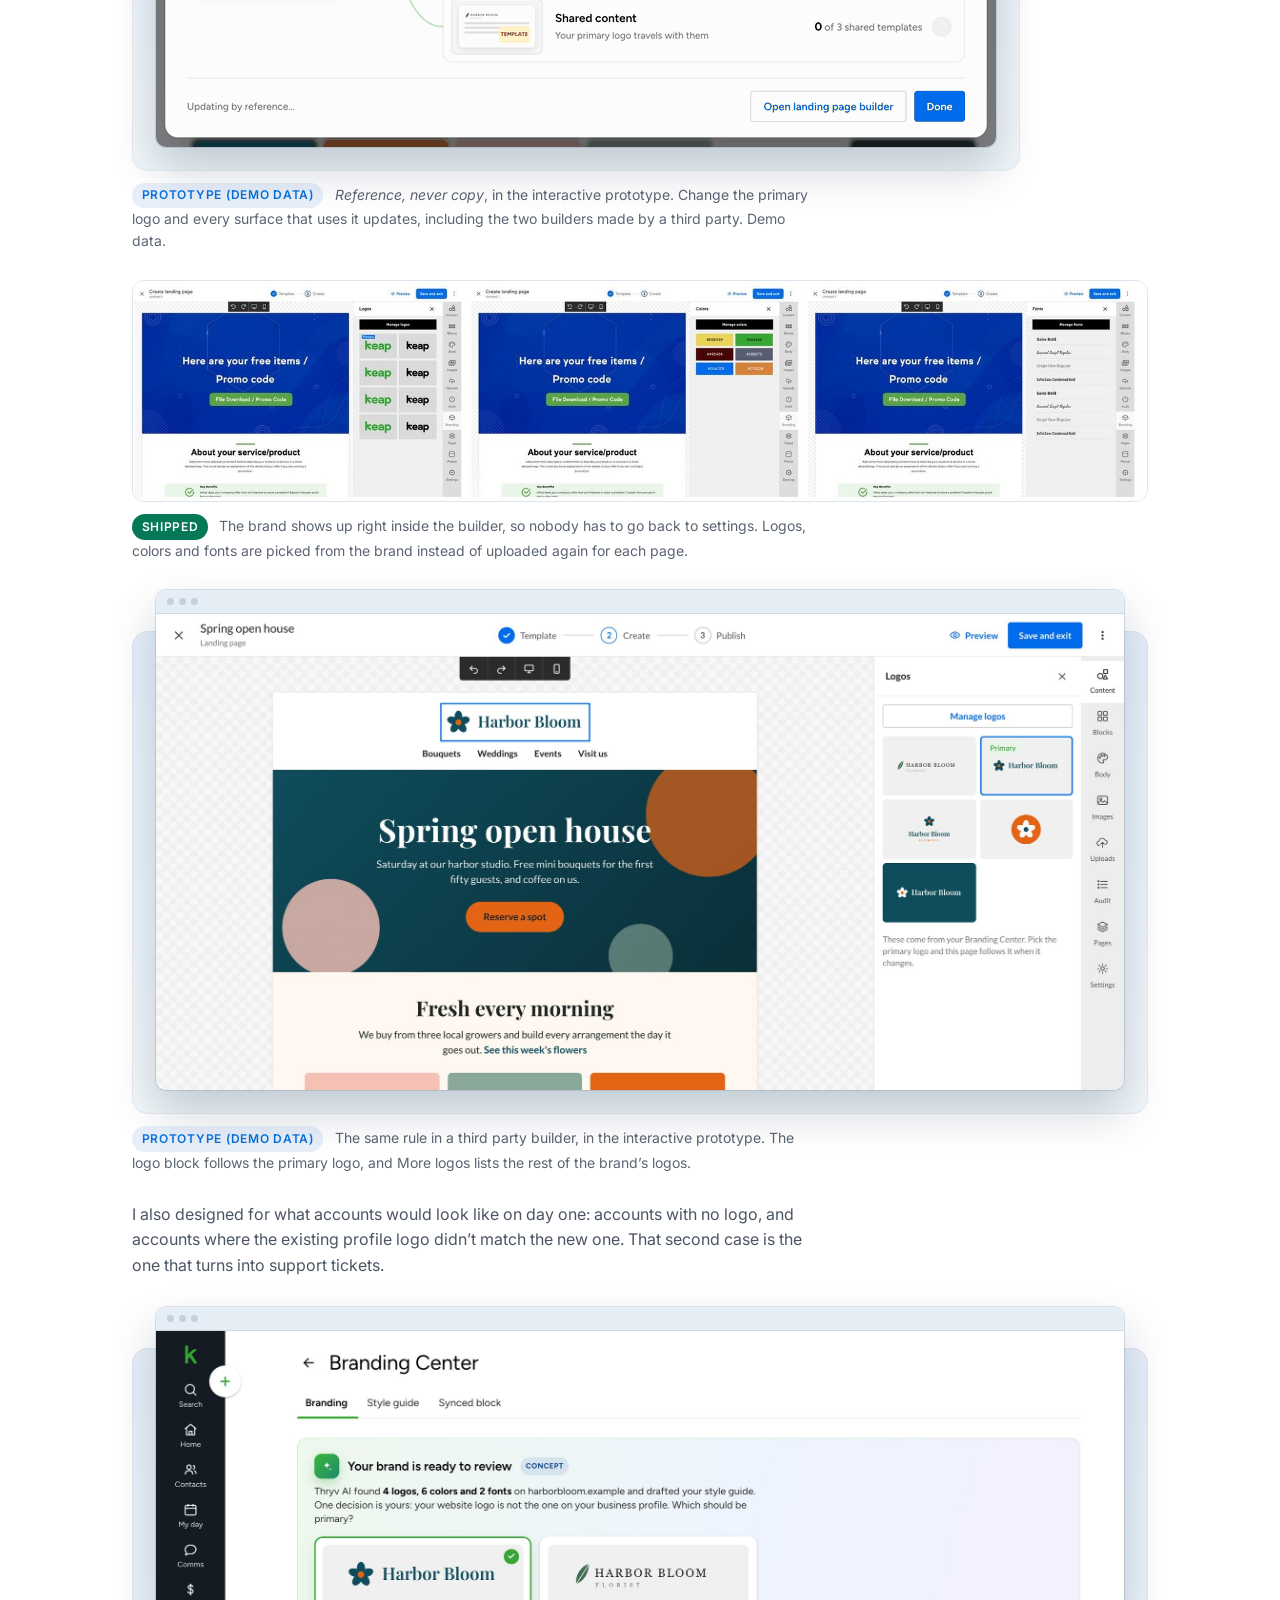
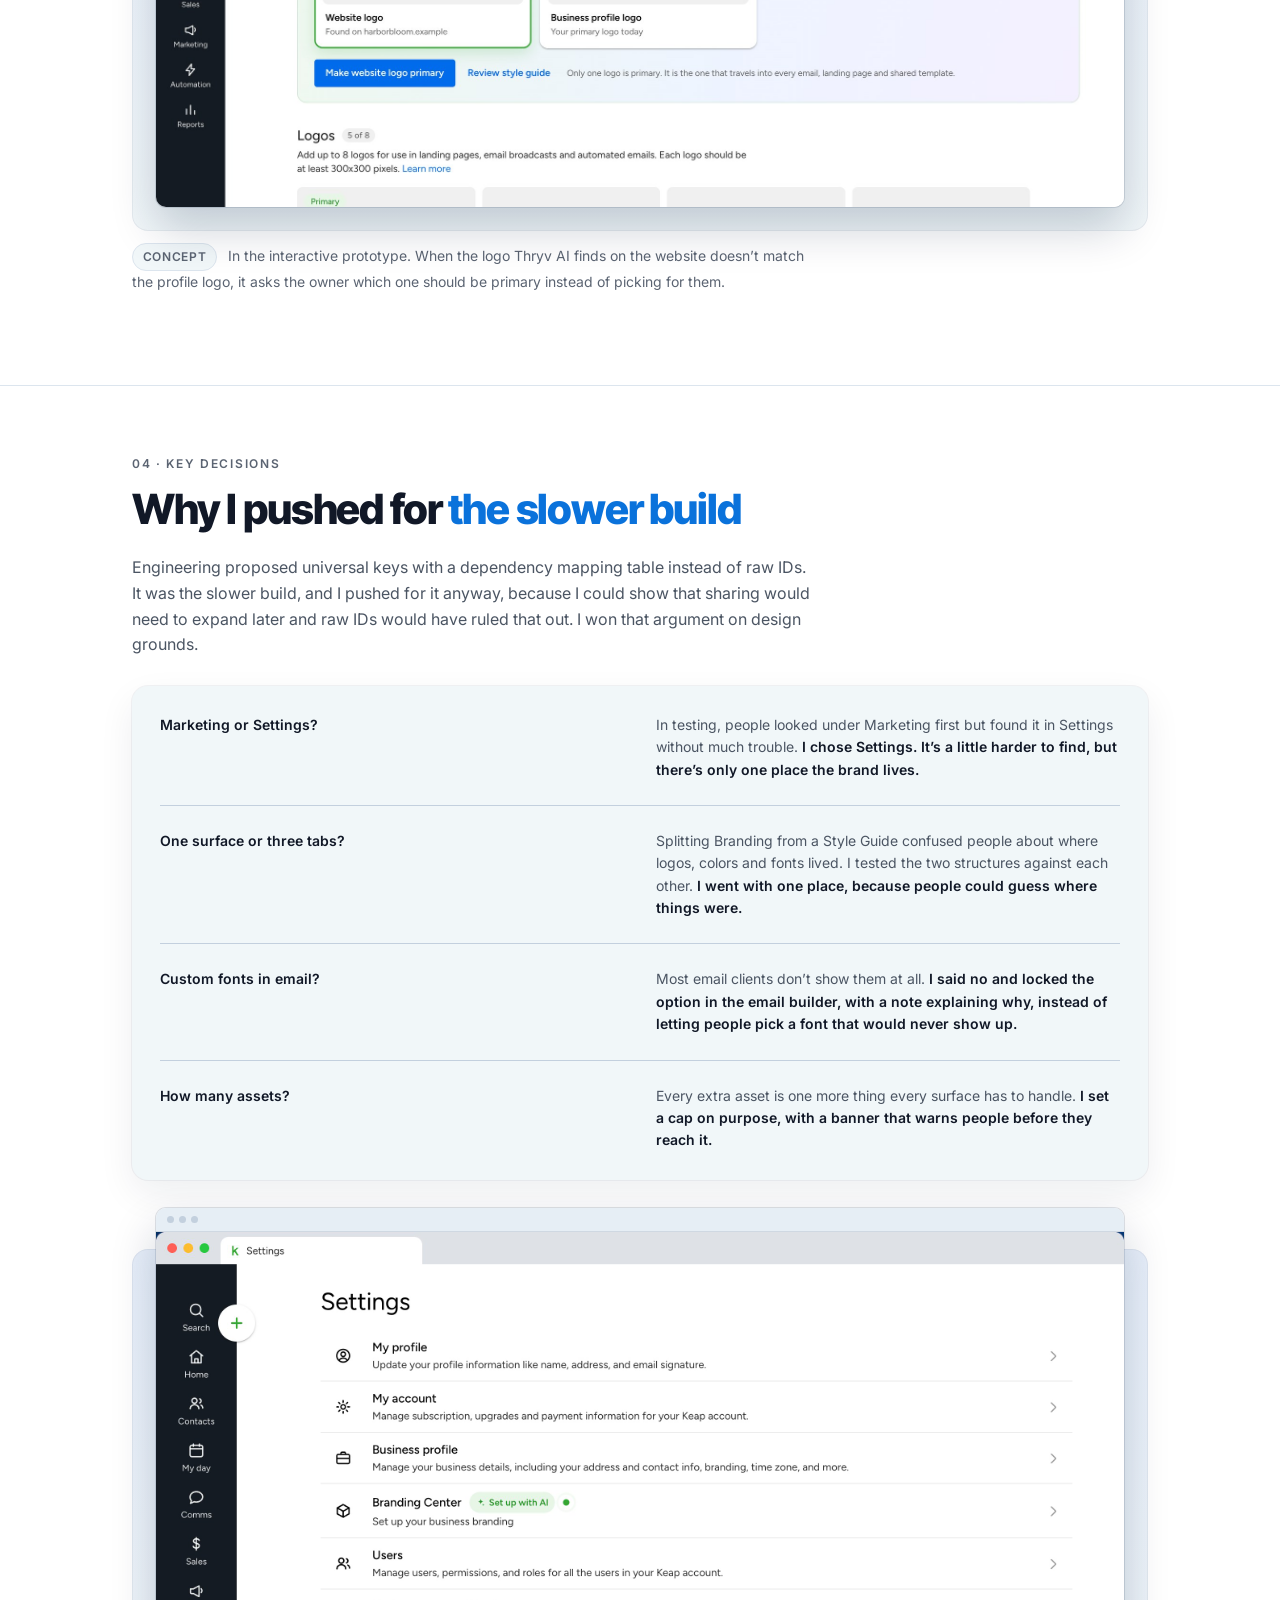
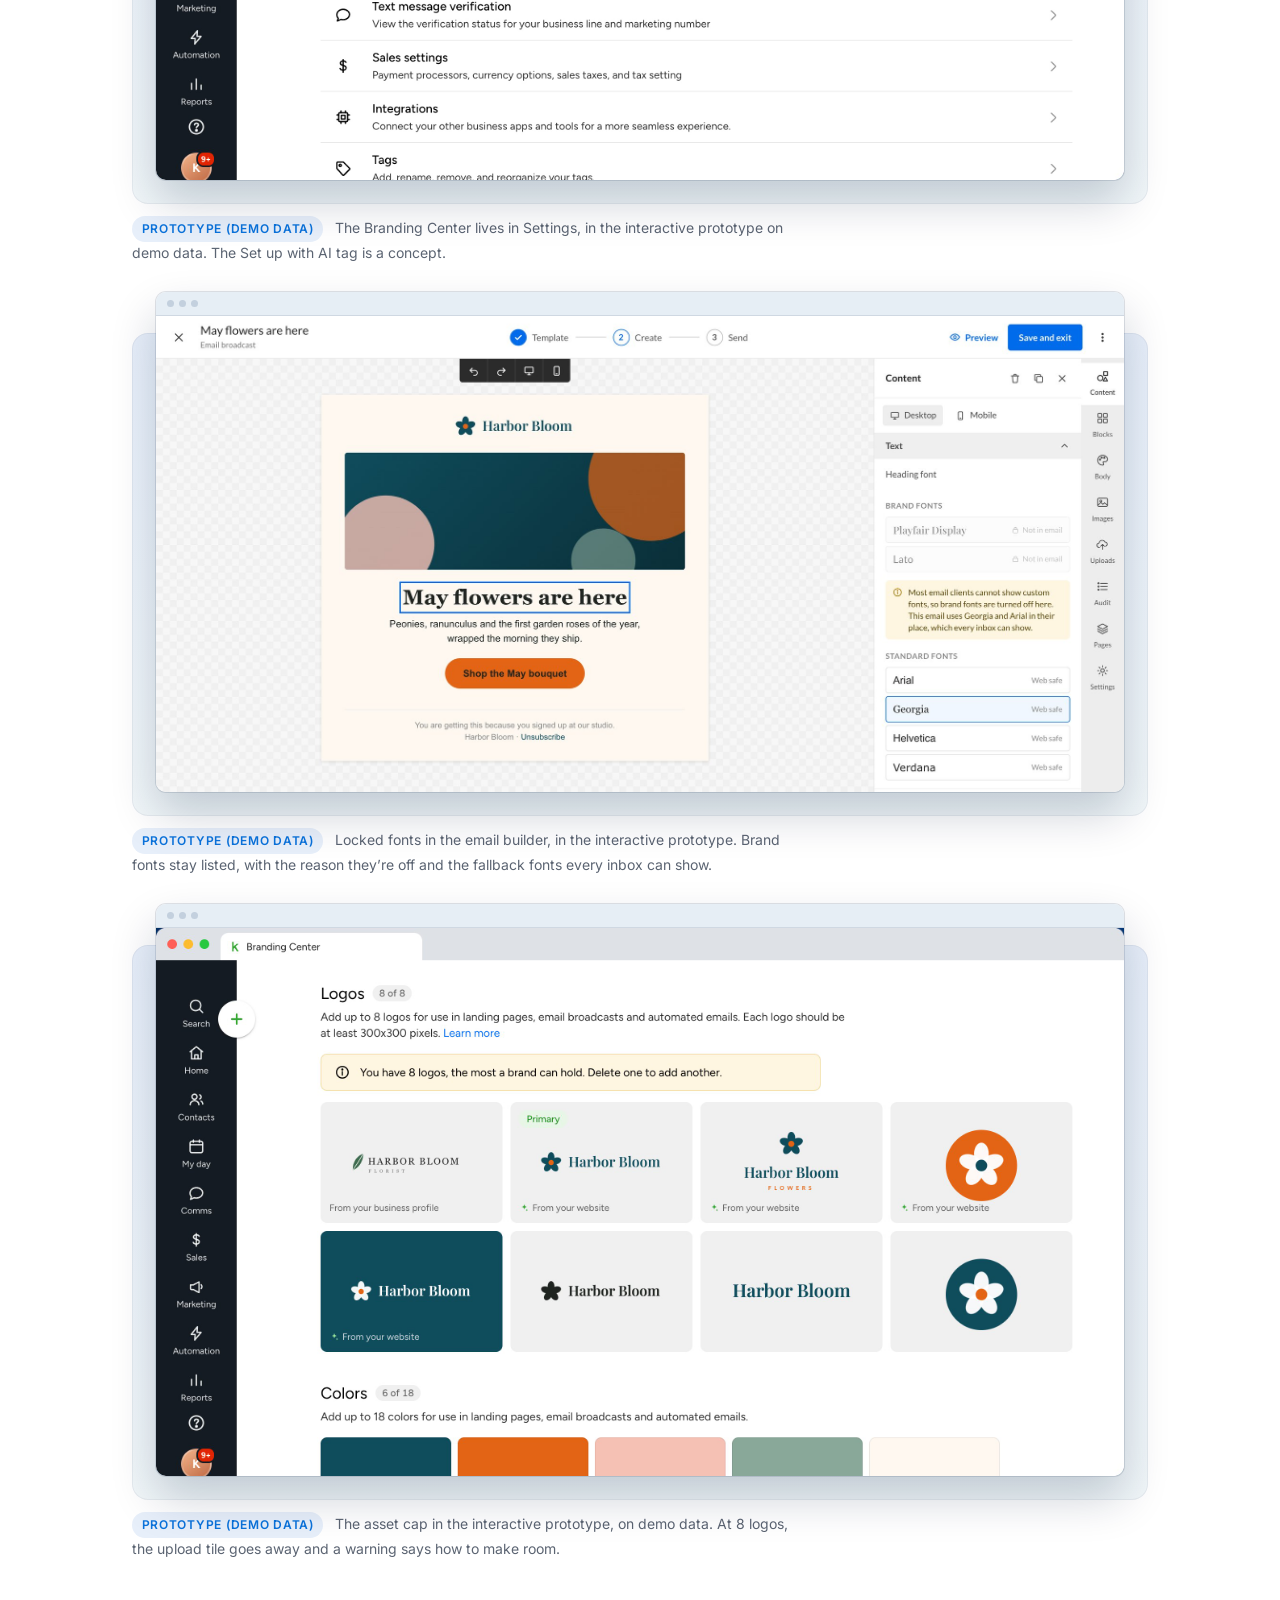
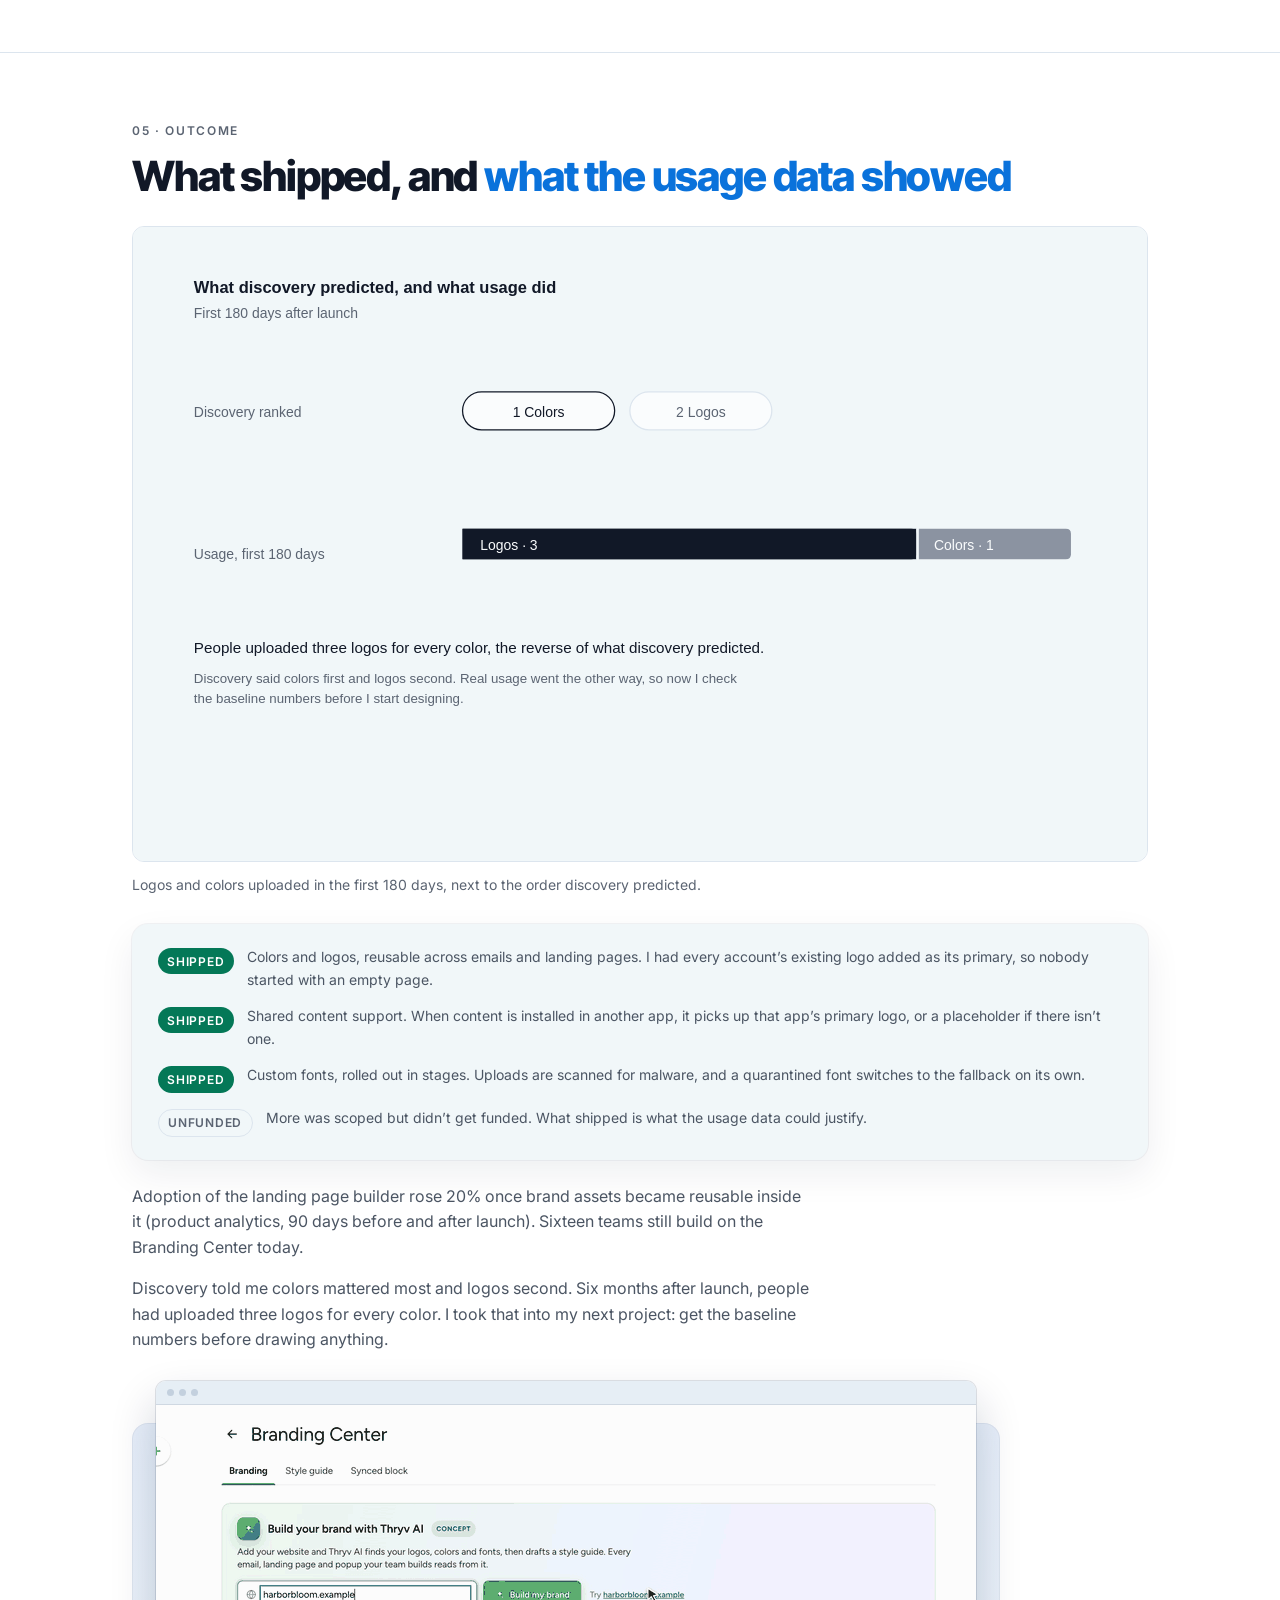
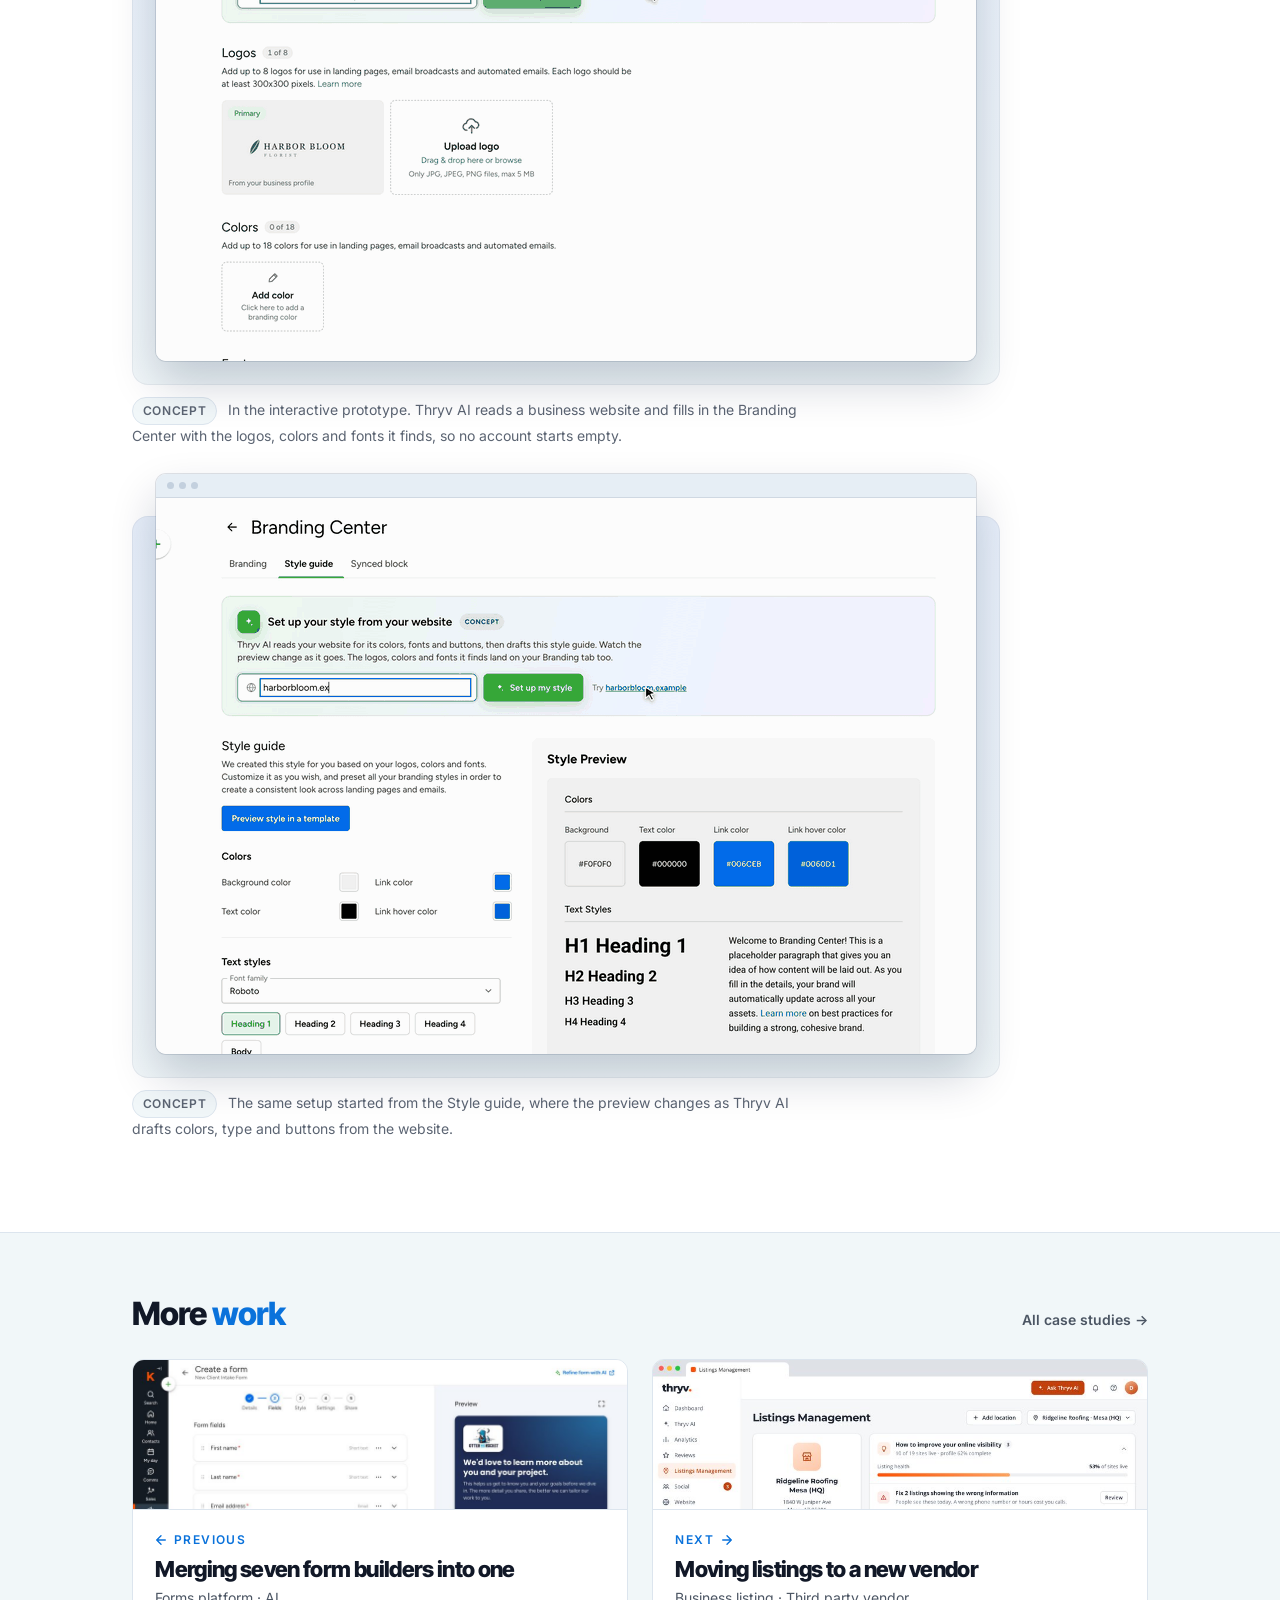
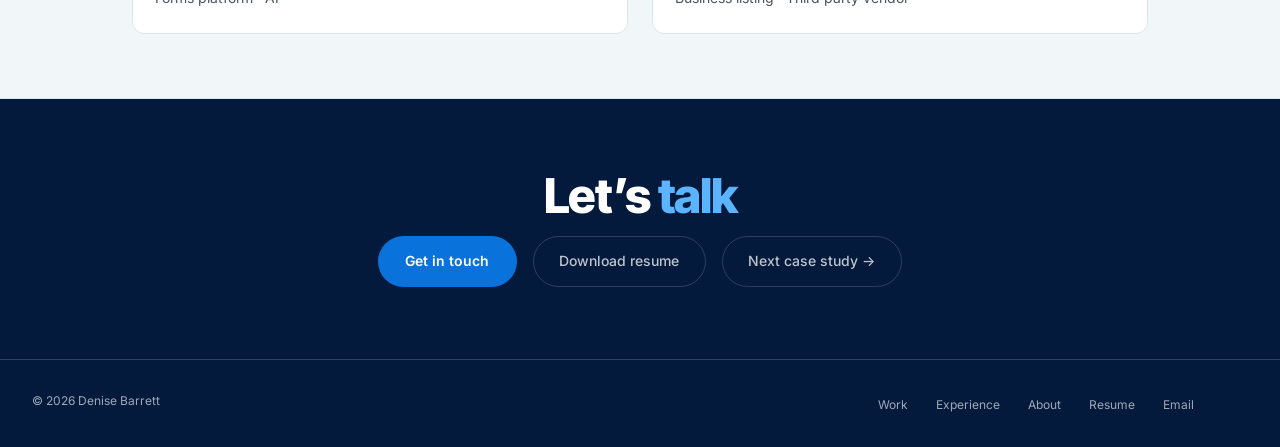
<file: case-branding-center.html>
<!DOCTYPE html>
<html lang="en">
<head>
<meta charset="UTF-8" />
<meta name="viewport" content="width=device-width, initial-scale=1.0" />
  <!-- Google Analytics -->
  <script async src="https://www.googletagmanager.com/gtag/js?id=G-DKC2318Z0C"></script>
  <script>window.dataLayer=window.dataLayer||[];function gtag(){dataLayer.push(arguments);}gtag('js',new Date());gtag('config','G-DKC2318Z0C');</script>
  <!-- End Google Analytics -->
<title>Building the Branding Center · Denise Barrett</title>
<meta name="description" content="How I designed the Branding Center at Keap: one place for a business&rsquo;s logos, colors and fonts, used across four parts of the product and sixteen teams, built on three simple rules." />
<meta property="og:type" content="article" />
<meta property="og:site_name" content="Denise Barrett" />
<meta property="og:title" content="Building the Branding Center · Denise Barrett" />
<meta property="og:description" content="How I designed the Branding Center at Keap: one place for a business&rsquo;s logos, colors and fonts, used across four parts of the product and sixteen teams, built on three simple rules." />
<meta property="og:url" content="https://dbyxdesign.com/case-branding-center.html" />
<meta property="og:image" content="https://dbyxdesign.com/img/bc-og.jpg" />
<meta property="og:image:width" content="1200" />
<meta property="og:image:height" content="630" />
<meta property="og:image:alt" content="The Branding Center prototype: one primary logo kept up to date across landing pages, emails, popups and shared content" />
<meta name="twitter:card" content="summary_large_image" />
<meta name="twitter:image" content="https://dbyxdesign.com/img/bc-og.jpg" />
<meta name="twitter:image:alt" content="The Branding Center prototype: one primary logo kept up to date across landing pages, emails, popups and shared content" />
<link rel="canonical" href="https://dbyxdesign.com/case-branding-center.html" />
<link rel="icon" href="favicon.ico" sizes="48x48" />
<link rel="icon" href="favicon.svg" type="image/svg+xml" />
<link rel="apple-touch-icon" href="apple-touch-icon.png" />
<link rel="preconnect" href="https://fonts.googleapis.com" />
<link rel="preconnect" href="https://fonts.gstatic.com" crossorigin />
<link href="https://fonts.googleapis.com/css2?family=Inter:wght@400;500;600;700;800&family=Inter+Tight:wght@500;600;700;800&display=swap" rel="stylesheet" />
<link rel="stylesheet" href="case.css" />
<meta name="robots" content="noindex" />
</head>
<body>
<svg width="0" height="0" style="position:absolute" aria-hidden="true" focusable="false"><symbol id="i-chart-up" viewBox="0 0 24 24"><path d="M4 19V5"/><path d="M4 19h16"/><path d="M7 15.5l3.3-4 2.9 2.4L17.8 8"/></symbol><symbol id="i-clock" viewBox="0 0 24 24"><circle cx="12" cy="12" r="9"/><path d="M12 7.2v5l3.3 1.9"/></symbol><symbol id="i-layers" viewBox="0 0 24 24"><path d="M12 3l9 5-9 5-9-5 9-5z"/><path d="M3 13l9 5 9-5"/></symbol><symbol id="i-link" viewBox="0 0 24 24"><path d="M10 13.5a3.5 3.5 0 0 0 5 0l2.5-2.5a3.5 3.5 0 0 0-5-5L11 7.5"/><path d="M14 10.5a3.5 3.5 0 0 0-5 0L6.5 13a3.5 3.5 0 0 0 5 5L13 16.5"/></symbol><symbol id="i-network" viewBox="0 0 24 24"><circle cx="6" cy="6.5" r="2.3"/><circle cx="18" cy="6.5" r="2.3"/><circle cx="12" cy="18" r="2.3"/><path d="M7.8 8L11 16.2M16.2 8L13 16.2M8.3 6.5h7.4"/></symbol><symbol id="i-palette" viewBox="0 0 24 24"><path d="M12 3a9 9 0 1 0 0 18c1.1 0 1.9-.9 1.9-1.9 0-.5-.2-.9-.5-1.3-.3-.4-.5-.8-.5-1.3 0-1 .8-1.8 1.8-1.8H17a4 4 0 0 0 4-4C21 6 17 3 12 3z"/><circle cx="8.2" cy="11.2" r="1.1"/><circle cx="9.6" cy="7.6" r="1.1"/><circle cx="14.6" cy="7.6" r="1.1"/><circle cx="16.1" cy="11.2" r="1.1"/></symbol><symbol id="i-shield" viewBox="0 0 24 24"><path d="M12 3l7 3v6c0 4.5-3 7.5-7 9-4-1.5-7-4.5-7-9V6l7-3z"/></symbol><symbol id="i-target" viewBox="0 0 24 24"><circle cx="12" cy="12" r="8.5"/><circle cx="12" cy="12" r="5"/><circle cx="12" cy="12" r="1.5"/></symbol></svg>
<a href="#main" class="skip-link">Skip to content</a>
<nav aria-label="Primary">
  <a href="index.html#work" class="nav-back">
    <svg width="14" height="14" viewBox="0 0 14 14" fill="none"><path d="M12 7H2M7 2L2 7l5 5" stroke="currentColor" stroke-width="1.5" stroke-linecap="round" stroke-linejoin="round"/></svg>
    All work
  </a>
  <div class="nav-right"><a href="img/denise-barrett-resume.pdf" class="nav-link" target="_blank" rel="noopener">Resume</a><a href="index.html#contact" class="nav-cta">Let&rsquo;s talk</a></div>
</nav>
<main id="main">
  <header class="case-hero">
    <div class="container">
      <span class="eyebrow">Case study &middot; Brand system</span>
      <h1>Building the <br>Branding Center</h1>
      <p class="lede">A business&rsquo;s brand used to live in a document outside the product, so changing a logo meant redoing every email and landing page by hand. I designed one place to keep the brand, and everything else reads from it. It covers four parts of the product and sixteen teams. Landing page builder adoption rose 20% after it shipped.</p>
      <p style="margin-top:2rem;display:flex;flex-wrap:wrap;gap:.75rem"><a class="btn-light" href="img/bc-tour.mp4" data-tour><svg width="12" height="12" viewBox="0 0 12 12" fill="currentColor" aria-hidden="true"><path d="M3 1.8v8.4c0 .5.5.8 1 .5l6.6-4.2c.4-.3.4-.8 0-1.1L4 1.3c-.5-.3-1 0-1 .5z"/></svg>Watch the tour</a><span class="pill prog" style="align-self:center">Prototype (demo data)</span></p>
      <div class="meta-row six"><div class="meta"><span class="meta-k">Company</span><span class="meta-v">Keap</span></div><div class="meta"><span class="meta-k">Role</span><span class="meta-v">Lead designer&nbsp;&middot; research &amp; IA owner</span></div><div class="meta"><span class="meta-k">Team</span><span class="meta-v">2&nbsp;designers&nbsp;&middot; 1&nbsp;PM&nbsp;&middot; 1&nbsp;tech manager&nbsp;&middot; 2&nbsp;development teams</span></div><div class="meta"><span class="meta-k">Scope</span><span class="meta-v">4&nbsp;surfaces&nbsp;&middot; 16&nbsp;dependent teams</span></div><div class="meta"><span class="meta-k">Timeframe</span><span class="meta-v">2024</span></div><div class="meta"><span class="meta-k">Focus</span><span class="meta-v">Research&nbsp;&middot; IA&nbsp;&middot; Systems</span></div></div>
      <div class="hero-cover"><video src="img/bc-prototype-loop.mp4" poster="img/bc-prototype-loop.jpg" width="1400" height="920" autoplay muted loop playsinline preload="metadata" aria-label="Recording of the prototype: Thryv AI builds the Branding Center from a website, the owner makes the website logo primary, and the change spreads to the landing page and email builders, the popup builder and shared content"></video></div>
      <p class="hero-cover-cap">Prototype (demo data)</p>
    </div>
  </header>
<nav class="jump" aria-label="On this page"><div class="container"><a href="#s01">The problem</a><a href="#s02">My role</a><a href="#s03">The rules</a><a href="#s04">Key decisions</a><a href="#s05">Outcome</a></div></nav>
<section class="glance" aria-label="TL;DR and at a glance"><div class="container">
<div class="tldr"><div class="sec-label">TL;DR</div><p>A business&rsquo;s brand lived in a document outside the product, so a new logo meant partners redoing every email and landing page by hand. I designed one brand definition that every builder references instead of copying, and pushed for the slower build that lets sharing expand later. Colors, logos, custom fonts and shared content support shipped, and 16 teams build on it. Landing page builder adoption rose 20%, and a landing page went from 25 to 15 minutes to build.</p></div>
<div class="sec-label">At a glance</div>
<div class="stats stats-4"><div><svg class="icon sc-icon" aria-hidden="true" focusable="false"><use href="#i-network"/></svg><div class="stat-v">16</div><div class="stat-l">Teams still build on it today</div></div><div><svg class="icon sc-icon" aria-hidden="true" focusable="false"><use href="#i-clock"/></svg><div class="stat-v">25&rarr;15</div><div class="stat-l">Minutes to build a landing page, and 15&rarr;10 for an email</div></div><div class="hi"><svg class="icon sc-icon" aria-hidden="true" focusable="false"><use href="#i-chart-up"/></svg><div class="stat-v">+20%</div><div class="stat-l">Landing page builder adoption after it shipped</div></div><div><svg class="icon sc-icon" aria-hidden="true" focusable="false"><use href="#i-layers"/></svg><div class="stat-v">3:1</div><div class="stat-l">Logos uploaded for every color, the reverse of what discovery predicted</div></div></div>
<p class="note metric-note">Build times (landing page 25&rarr;15 min, email 15&rarr;10 min) were measured in timed, moderated usability tests with 13 participants. The +20% landing page builder adoption is from product analytics, comparing 90 days before and after launch.</p>
</div></section>
<section id="s01"><div class="container">
<div class="sec-label">01 &middot; The problem</div>
<h2>Changing a logo took <span class="hl">hours, sometimes weeks</span></h2>
<p class="lead-p">Partners build campaigns for their clients: fifteen or more emails and landing pages in a single campaign. When a client sent a new logo or changed a button color, the partner opened every asset in every automation and redid it by hand.</p><div class="cards"><div class="card"><span class="ring"><svg class="icon" aria-hidden="true" focusable="false"><use href="#i-palette"/></svg></span><h3>No way to apply a brand</h3><p>There was no good way to apply a brand to emails and landing pages, so old assets and the wrong logos kept going out.</p></div><div class="card"><span class="ring"><svg class="icon" aria-hidden="true" focusable="false"><use href="#i-clock"/></svg></span><h3>Hours to weeks, per client</h3><p>Partners told us the workaround took anywhere from a few hours to a few weeks for a single client app. Reported in 13 partner interviews, not measured.</p></div><div class="card"><span class="ring"><svg class="icon" aria-hidden="true" focusable="false"><use href="#i-network"/></svg></span><h3>Shared content arrived unbranded</h3><p>Campaigns shared into a client&rsquo;s own app showed up with none of that client&rsquo;s branding.</p></div></div>
<figure class="shot"><div class="pan"><img src="img/viz-bc-journey.svg" alt="The partner workflow before the Branding Center, in three stages. Create campaign: build 15 or more emails and landing pages for a client, once. Customize per client: open every asset in every automation and apply the brand by hand, hours to weeks per client. Client rebrands: open every asset again and redo it, hours to weeks every time." loading="lazy" width="800" height="500" /></div><figcaption>The partner workflow before the Branding Center. Brand work happened once per asset, then again on every rebrand. The highlighted steps are where the time went.</figcaption></figure>
</div></section>
<section id="s02"><div class="container">
<div class="sec-label">02 &middot; My role</div>
<h2>What <span class="hl">I owned</span></h2>
<p class="lead-p">I owned the research and the information architecture, and carried the design across four teams and a builder we don&rsquo;t own. A junior designer worked on it with me and then took it over.</p><div class="moves"><div class="move"><div class="move-n">01</div><div><h3>Ran the research</h3><p>Thirteen one to one sessions of 45 minutes with partners, onboarding coaches and end users. After that, a competitor audit of five platforms and a concept test before anything got built.</p></div></div><div class="move"><div class="move-n">02</div><div><h3>Set the rules</h3><p>Where brand assets live, what a &ldquo;primary&rdquo; logo means, and how one definition reaches every surface that renders it.</p></div></div><div class="move"><div class="move-n">03</div><div><h3>Worked across sixteen teams</h3><p>I pitched connecting a new landing page builder to the Branding Center. My two teams built it, and sixteen teams build on it with our support. My job was keeping one brand definition working for all of them without owning any of them.</p></div></div><div class="move"><div class="move-n">04</div><div><h3>Ran the cross team workshop</h3><p>I ran a workshop with the PM, tech leads, engineers and the content sharing team: current state, future vision, then two rounds of sketching on the same board.</p></div></div></div>
<figure class="shot"><div class="pan"><img src="img/viz-bc-beforeafter.svg" alt="Before: brand guidelines kept outside the product, applied by hand to 15 or more assets one at a time, so logos drifted and outdated assets went out. After: one brand definition, referenced and never copied, read by the email builder, landing page builder, popup builder and shared content." loading="lazy" width="800" height="500" /></div><figcaption>Before and after. A document nobody in the product could see, replaced by one brand definition that every surface reads.</figcaption></figure>
</div></section>
<section id="s03"><div class="container">
<div class="sec-label">03 &middot; The rules</div>
<h2>Three rules <span class="hl">every surface follows</span></h2>
<p>It looked like a settings page, but the hard part was getting one brand to show up correctly everywhere. So I wrote down three rules that had to hold on every surface, no matter who built it.</p><div class="cards"><div class="card"><span class="ring"><svg class="icon" aria-hidden="true" focusable="false"><use href="#i-link"/></svg></span><h3>Reference, never copy</h3><p>Surfaces point to the brand asset instead of keeping their own copy, so one change updates it everywhere.</p></div><div class="card"><span class="ring"><svg class="icon" aria-hidden="true" focusable="false"><use href="#i-target"/></svg></span><h3>Exactly one primary</h3><p>One logo is marked primary. That&rsquo;s the one that goes along when content is shared into someone else&rsquo;s app.</p></div><div class="card"><span class="ring"><svg class="icon" aria-hidden="true" focusable="false"><use href="#i-shield"/></svg></span><h3>Degrade to a placeholder</h3><p>If an asset is missing, the surface shows a placeholder, never another business&rsquo;s brand.</p></div></div><figure class="shot diagram"><div class="band pan"><svg viewBox="0 0 620 190" xmlns="http://www.w3.org/2000/svg" role="img" aria-label="One brand definition referenced by four rendering surfaces">
<rect x="14" y="66" width="150" height="58" rx="8" class="d-accent"/>
<text x="89" y="89" class="on-accent">One brand definition</text><text x="89" y="107" class="on-accent">referenced, never copied</text>
<path d="M164 95 H208 M208 26 V164 M208 26 H250 M208 72 H250 M208 118 H250 M208 164 H250" class="d-line"/>
<g class="d-solid"><rect x="250" y="14" width="180" height="26" rx="5"/><rect x="250" y="60" width="180" height="26" rx="5"/><rect x="250" y="106" width="180" height="26" rx="5"/><rect x="250" y="152" width="180" height="26" rx="5"/></g>
<text x="340" y="31">Email builder</text><text x="340" y="77">Landing page builder</text><text x="340" y="123">Popup builder</text><text x="340" y="169">Shared content &rarr; other apps</text>
<path d="M430 165 H470" class="d-faint"/>
<rect x="470" y="150" width="136" height="30" rx="5" class="d-dash"/><text x="538" y="169" class="dim">Third party vendor</text>
</svg></div></figure>
<figure class="shot screen"><div class="screen-frame" style="--shot-w:840px"><div class="screen-win"><div class="screen-bar"></div><img src="img/bc-spread.gif" alt="In the interactive prototype, a new primary logo appears in the Branding Center card, then lines carry it to four surfaces: the landing page builder and the email builder, both marked third party, the popup builder and shared content, each ticking up to its count with a check" loading="lazy" width="840" height="496" /></div></div><figcaption><span class="pill prog">Prototype (demo data)</span> <em>Reference, never copy</em>, in the interactive prototype. Change the primary logo and every surface that uses it updates, including the two builders made by a third party. Demo data.</figcaption></figure><figure class="shot"><img src="img/real-bc-builder.jpg" alt="Three landing page builder screens side by side, each with a Branding panel open: logos with one badged Primary, brand colors as hex swatches, and the brand font list" loading="lazy" width="1600" height="348" /><figcaption><span class="pill ship">Shipped</span> The brand shows up right inside the builder, so nobody has to go back to settings. Logos, colors and fonts are picked from the brand instead of uploaded again for each page.</figcaption></figure><figure class="shot screen"><div class="screen-frame" style="--shot-w:1400px"><div class="screen-win"><div class="screen-bar"></div><img src="img/bc-proto-builder.jpg" alt="A landing page builder in the interactive prototype with the Logos panel open: Manage logos above the brand logos, one badged Primary and selected, and the page logo following it" loading="lazy" width="2032" height="1001" /></div></div><figcaption><span class="pill prog">Prototype (demo data)</span> The same rule in a third party builder, in the interactive prototype. The logo block follows the primary logo, and More logos lists the rest of the brand&rsquo;s logos.</figcaption></figure><p>I also designed for what accounts would look like on day one: accounts with no logo, and accounts where the existing profile logo didn&rsquo;t match the new one. That second case is the one that turns into support tickets.</p><figure class="shot screen"><div class="screen-frame" style="--shot-w:1400px"><div class="screen-win"><div class="screen-bar"></div><img src="img/bc-proto-review.jpg" alt="Thryv AI review card in the interactive prototype: it found 4 logos, 6 colors and 2 fonts on a website, and asks whether the website logo or the business profile logo should be primary" loading="lazy" width="2032" height="1001" /></div></div><figcaption><span class="pill park">Concept</span> In the interactive prototype. When the logo Thryv AI finds on the website doesn&rsquo;t match the profile logo, it asks the owner which one should be primary instead of picking for them.</figcaption></figure>
</div></section>
<section id="s04"><div class="container">
<div class="sec-label">04 &middot; Key decisions</div>
<h2>Why I pushed for <span class="hl">the slower build</span></h2>
<p>Engineering proposed universal keys with a dependency mapping table instead of raw IDs. It was the slower build, and I pushed for it anyway, because I could show that sharing would need to expand later and raw IDs would have ruled that out. I won that argument on design grounds.</p><div class="dec"><div class="dec-row"><div class="dec-q">Marketing or Settings?</div><div class="dec-a">In testing, people looked under Marketing first but found it in Settings without much trouble. <strong>I chose Settings. It&rsquo;s a little harder to find, but there&rsquo;s only one place the brand lives.</strong></div></div><div class="dec-row"><div class="dec-q">One surface or three tabs?</div><div class="dec-a">Splitting Branding from a Style Guide confused people about where logos, colors and fonts lived. I tested the two structures against each other. <strong>I went with one place, because people could guess where things were.</strong></div></div><div class="dec-row"><div class="dec-q">Custom fonts in email?</div><div class="dec-a">Most email clients don&rsquo;t show them at all. <strong>I said no and locked the option in the email builder, with a note explaining why, instead of letting people pick a font that would never show up.</strong></div></div><div class="dec-row"><div class="dec-q">How many assets?</div><div class="dec-a">Every extra asset is one more thing every surface has to handle. <strong>I set a cap on purpose, with a banner that warns people before they reach it.</strong></div></div></div>
<figure class="shot screen"><div class="screen-frame" style="--shot-w:1400px"><div class="screen-win"><div class="screen-bar"></div><img src="img/bc-proto-settings.jpg" alt="The Settings page in the interactive prototype, listing My profile, My account, Business profile, then Branding Center with a Set up with AI tag, Users, Text message verification, Sales settings and Integrations" loading="lazy" width="2400" height="1360" /></div></div><figcaption><span class="pill prog">Prototype (demo data)</span> The Branding Center lives in Settings, in the interactive prototype on demo data. The Set up with AI tag is a concept.</figcaption></figure><figure class="shot screen"><div class="screen-frame" style="--shot-w:1400px"><div class="screen-win"><div class="screen-bar"></div><img src="img/bc-proto-email.jpg" alt="An email builder in the interactive prototype: the brand fonts are listed but locked with Not in email, above a note that most email clients cannot show custom fonts, so the email uses Georgia and Arial" loading="lazy" width="2032" height="1001" /></div></div><figcaption><span class="pill prog">Prototype (demo data)</span> Locked fonts in the email builder, in the interactive prototype. Brand fonts stay listed, with the reason they&rsquo;re off and the fallback fonts every inbox can show.</figcaption></figure><figure class="shot screen"><div class="screen-frame" style="--shot-w:1400px"><div class="screen-win"><div class="screen-bar"></div><img src="img/bc-proto-cap.jpg" alt="The Branding Center in the interactive prototype at its logo cap: Logos 8 of 8, a warning that reads You have 8 logos, the most a brand can hold. Delete one to add another, a grid of eight Harbor Bloom logos with one marked Primary, and Colors at 6 of 18" loading="lazy" width="2400" height="1360" /></div></div><figcaption><span class="pill prog">Prototype (demo data)</span> The asset cap in the interactive prototype, on demo data. At 8 logos, the upload tile goes away and a warning says how to make room.</figcaption></figure>
</div></section>
<section id="s05"><div class="container">
<div class="sec-label">05 &middot; Outcome</div>
<h2>What shipped, and <span class="hl">what the usage data showed</span></h2>
<figure class="shot"><div class="pan"><img src="img/viz-bc-usage.svg" alt="Discovery ranked colors first and logos second. Usage in the first 180 days was three logos for every color" loading="lazy" width="800" height="500" /></div><figcaption>Logos and colors uploaded in the first 180 days, next to the order discovery predicted.</figcaption></figure>
<div class="status"><div class="st"><span class="pill ship">Shipped</span><span class="st-b">Colors and logos, reusable across emails and landing pages. I had every account&rsquo;s existing logo added as its primary, so nobody started with an empty page.</span></div><div class="st"><span class="pill ship">Shipped</span><span class="st-b">Shared content support. When content is installed in another app, it picks up that app&rsquo;s primary logo, or a placeholder if there isn&rsquo;t one.</span></div><div class="st"><span class="pill ship">Shipped</span><span class="st-b">Custom fonts, rolled out in stages. Uploads are scanned for malware, and a quarantined font switches to the fallback on its own.</span></div><div class="st"><span class="pill park">Unfunded</span><span class="st-b">More was scoped but didn&rsquo;t get funded. What shipped is what the usage data could justify.</span></div></div><p style="margin-top:1.5rem">Adoption of the landing page builder rose 20% once brand assets became reusable inside it (product analytics, 90 days before and after launch). Sixteen teams still build on the Branding Center today.</p><p>Discovery told me colors mattered most and logos second. Six months after launch, people had uploaded three logos for every color. I took that into my next project: get the baseline numbers before drawing anything.</p><figure class="shot screen"><div class="screen-frame" style="--shot-w:820px"><div class="screen-win"><div class="screen-bar"></div><img src="img/bc-ai-build.gif" alt="Concept in the interactive prototype: Thryv AI reads a website while logos, brand colors and fonts appear on the Branding tab one by one, with a progress panel ticking off each step" loading="lazy" width="820" height="556" /></div></div><figcaption><span class="pill park">Concept</span> In the interactive prototype. Thryv AI reads a business website and fills in the Branding Center with the logos, colors and fonts it finds, so no account starts empty.</figcaption></figure><figure class="shot screen"><div class="screen-frame" style="--shot-w:820px"><div class="screen-win"><div class="screen-bar"></div><img src="img/bc-style.gif" alt="Concept in the interactive prototype: Thryv AI sets up the style guide from a website while the Style Preview changes its colors, then its fonts, then its buttons" loading="lazy" width="820" height="556" /></div></div><figcaption><span class="pill park">Concept</span> The same setup started from the Style guide, where the preview changes as Thryv AI drafts colors, type and buttons from the website.</figcaption></figure>
</div></section>

</main>
<section class="more">
  <div class="container">
    <div class="more-head"><h2>More <span class="hl">work</span></h2><a class="more-all" href="index.html#work">All case studies &rarr;</a></div>
    <div class="more-grid">
      <a class="more-card" href="case-form-unification.html"><div class="more-thumb"><img src="img/more-fu.jpg" alt="Create a form screen: form fields on the left, live preview of the form on the right" loading="lazy" /></div><div class="more-body"><div class="more-dir"><svg width="12" height="12" viewBox="0 0 14 14" fill="none"><path d="M12 7H2M7 2L2 7l5 5" stroke="currentColor" stroke-width="1.6" stroke-linecap="round" stroke-linejoin="round"/></svg>Previous</div><h3>Merging seven form builders into one</h3><p>Forms platform · AI</p></div></a>
      <a class="more-card" href="case-business-listing.html"><div class="more-thumb"><img src="img/bl-card-still.jpg" alt="Listings Management screen for a roofing business: profile completion, listing health and sites by status" loading="lazy" /></div><div class="more-body"><div class="more-dir">Next <svg width="12" height="12" viewBox="0 0 14 14" fill="none"><path d="M2 7h10M7 2l5 5-5 5" stroke="currentColor" stroke-width="1.6" stroke-linecap="round" stroke-linejoin="round"/></svg></div><h3>Moving listings to a new vendor</h3><p>Business listing · Third party vendor</p></div></a>
    </div>
  </div>
</section>
<section class="next">
  <div class="container">
    <h2>Let&rsquo;s <span class="hl">talk</span></h2>
    <div class="next-actions">
      <a href="mailto:denisexue106@gmail.com" class="btn-light">Get in touch</a>
      <a href="img/denise-barrett-resume.pdf" class="btn-out" download="Denise-Barrett-Resume.pdf">Download resume</a>
      <a href="case-business-listing.html" class="btn-out">Next case study &rarr;</a>
    </div>
  </div>
</section>
<button id="to-top" class="to-top" aria-label="Back to top" hidden>↑</button>
<footer>
  <span>&copy; 2026 Denise Barrett</span>
  <ul class="footer-links"><li><a href="index.html#work">Work</a></li><li><a href="experience.html">Experience</a></li><li><a href="about.html">About</a></li><li><a href="img/denise-barrett-resume.pdf" target="_blank" rel="noopener">Resume</a></li><li><a href="mailto:denisexue106@gmail.com">Email</a></li></ul>
</footer>
<dialog class="tour-dlg" aria-label="Prototype tour"><div class="tour-box"><button type="button" class="tour-x" aria-label="Close the tour"><svg width="14" height="14" viewBox="0 0 14 14" fill="none" aria-hidden="true"><path d="M2 2l10 10M12 2L2 12" stroke="currentColor" stroke-width="1.6" stroke-linecap="round"/></svg></button><video controls playsinline preload="none"></video></div></dialog>
<script>
/* respect reduced motion: no autoplaying loops, controls instead */
if(matchMedia('(prefers-reduced-motion: reduce)').matches)document.querySelectorAll('video[autoplay]').forEach(function(v){v.removeAttribute('autoplay');v.pause();v.controls=true;});
(function(){var b=document.getElementById('to-top');if(!b)return;var rm=matchMedia('(prefers-reduced-motion: reduce)').matches;addEventListener('scroll',function(){b.hidden=scrollY<600},{passive:true});b.addEventListener('click',function(){scrollTo({top:0,behavior:rm?'auto':'smooth'})});})();
/* the tour plays on the page, in a dialog, instead of opening a bare video file */
(function(){var d=document.querySelector('.tour-dlg'),a=document.querySelector('a[data-tour]');if(!d||!a||typeof d.showModal!=='function')return;var v=d.querySelector('video');a.addEventListener('click',function(e){if(e.metaKey||e.ctrlKey||e.shiftKey||e.altKey)return;e.preventDefault();if(!v.getAttribute('src'))v.src=a.getAttribute('href');d.showModal();var p=v.play();if(p&&p.catch)p.catch(function(){});});d.querySelector('.tour-x').addEventListener('click',function(){d.close();});d.addEventListener('click',function(e){if(e.target===d)d.close();});d.addEventListener('close',function(){v.pause();a.focus();});})();
</script>
<script src="zoom.js" defer></script>
<script src="case.js" defer></script>
</body>
</html>
</file>
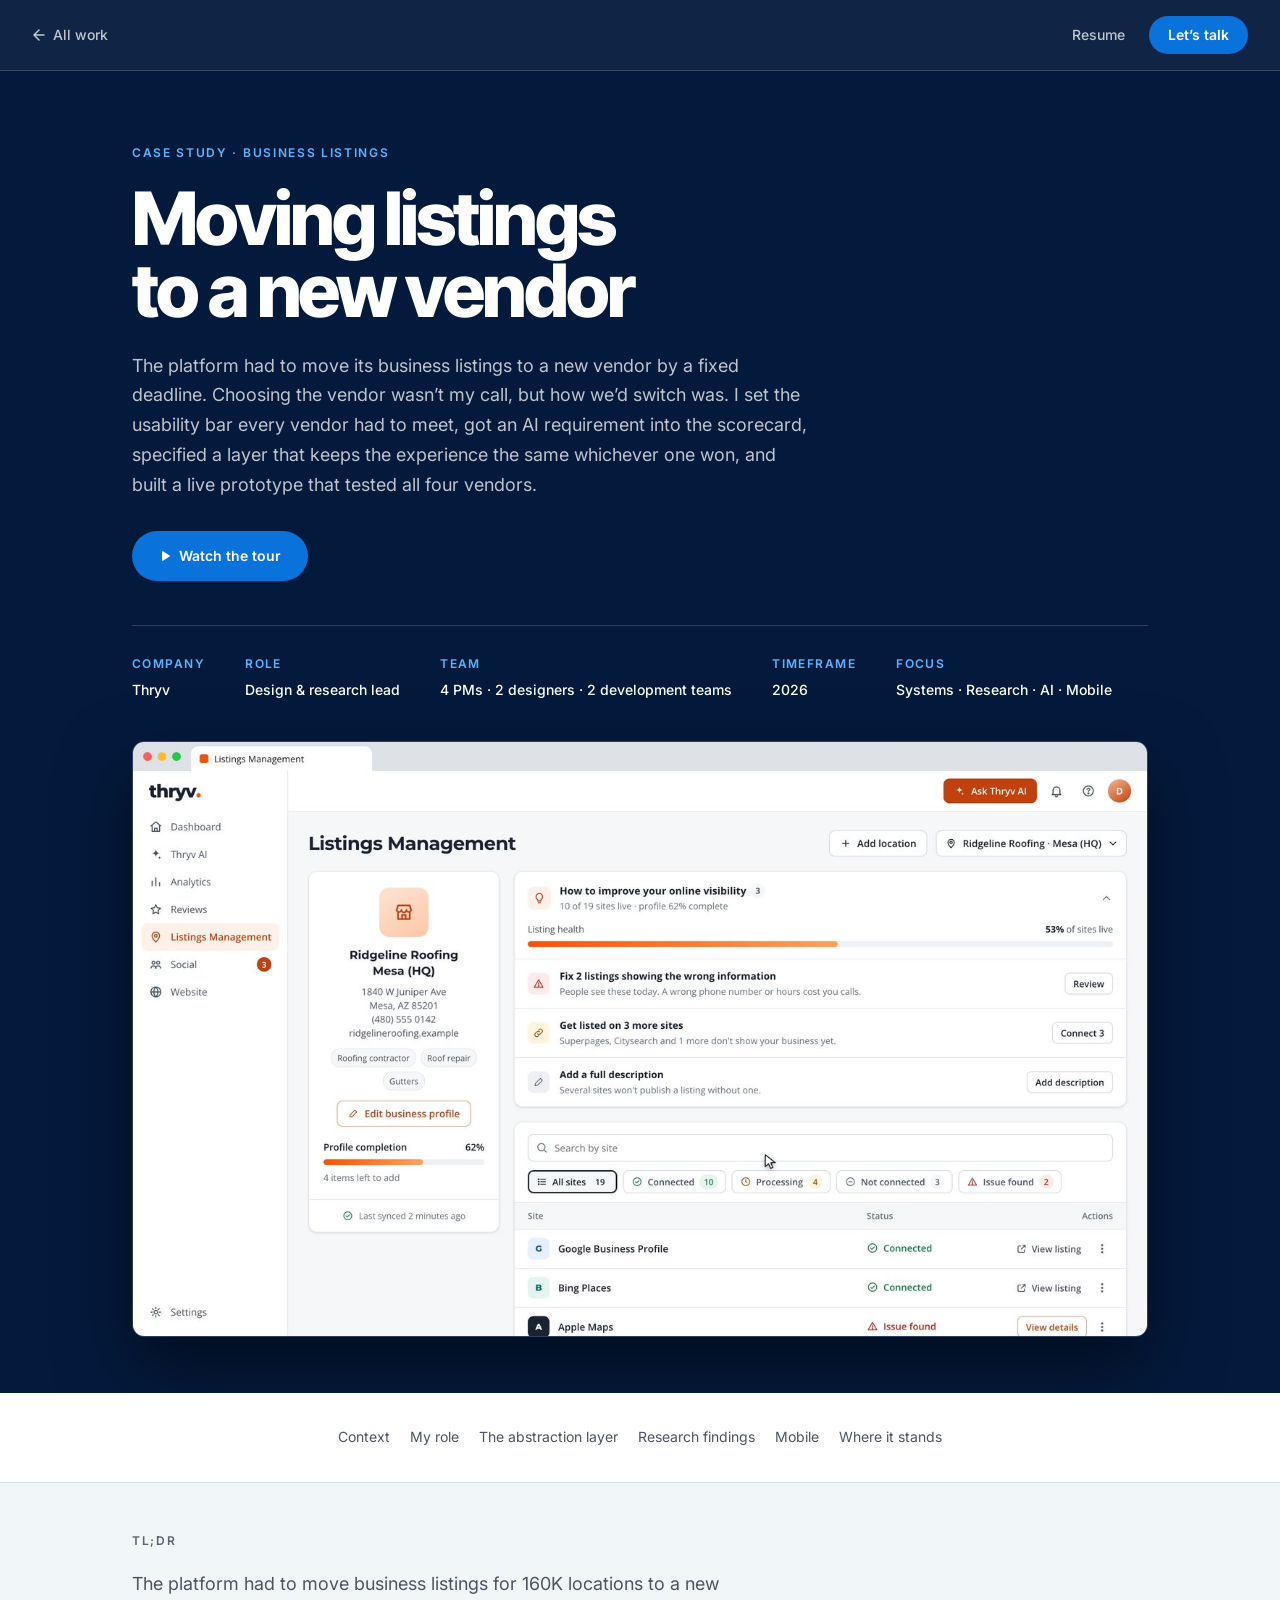
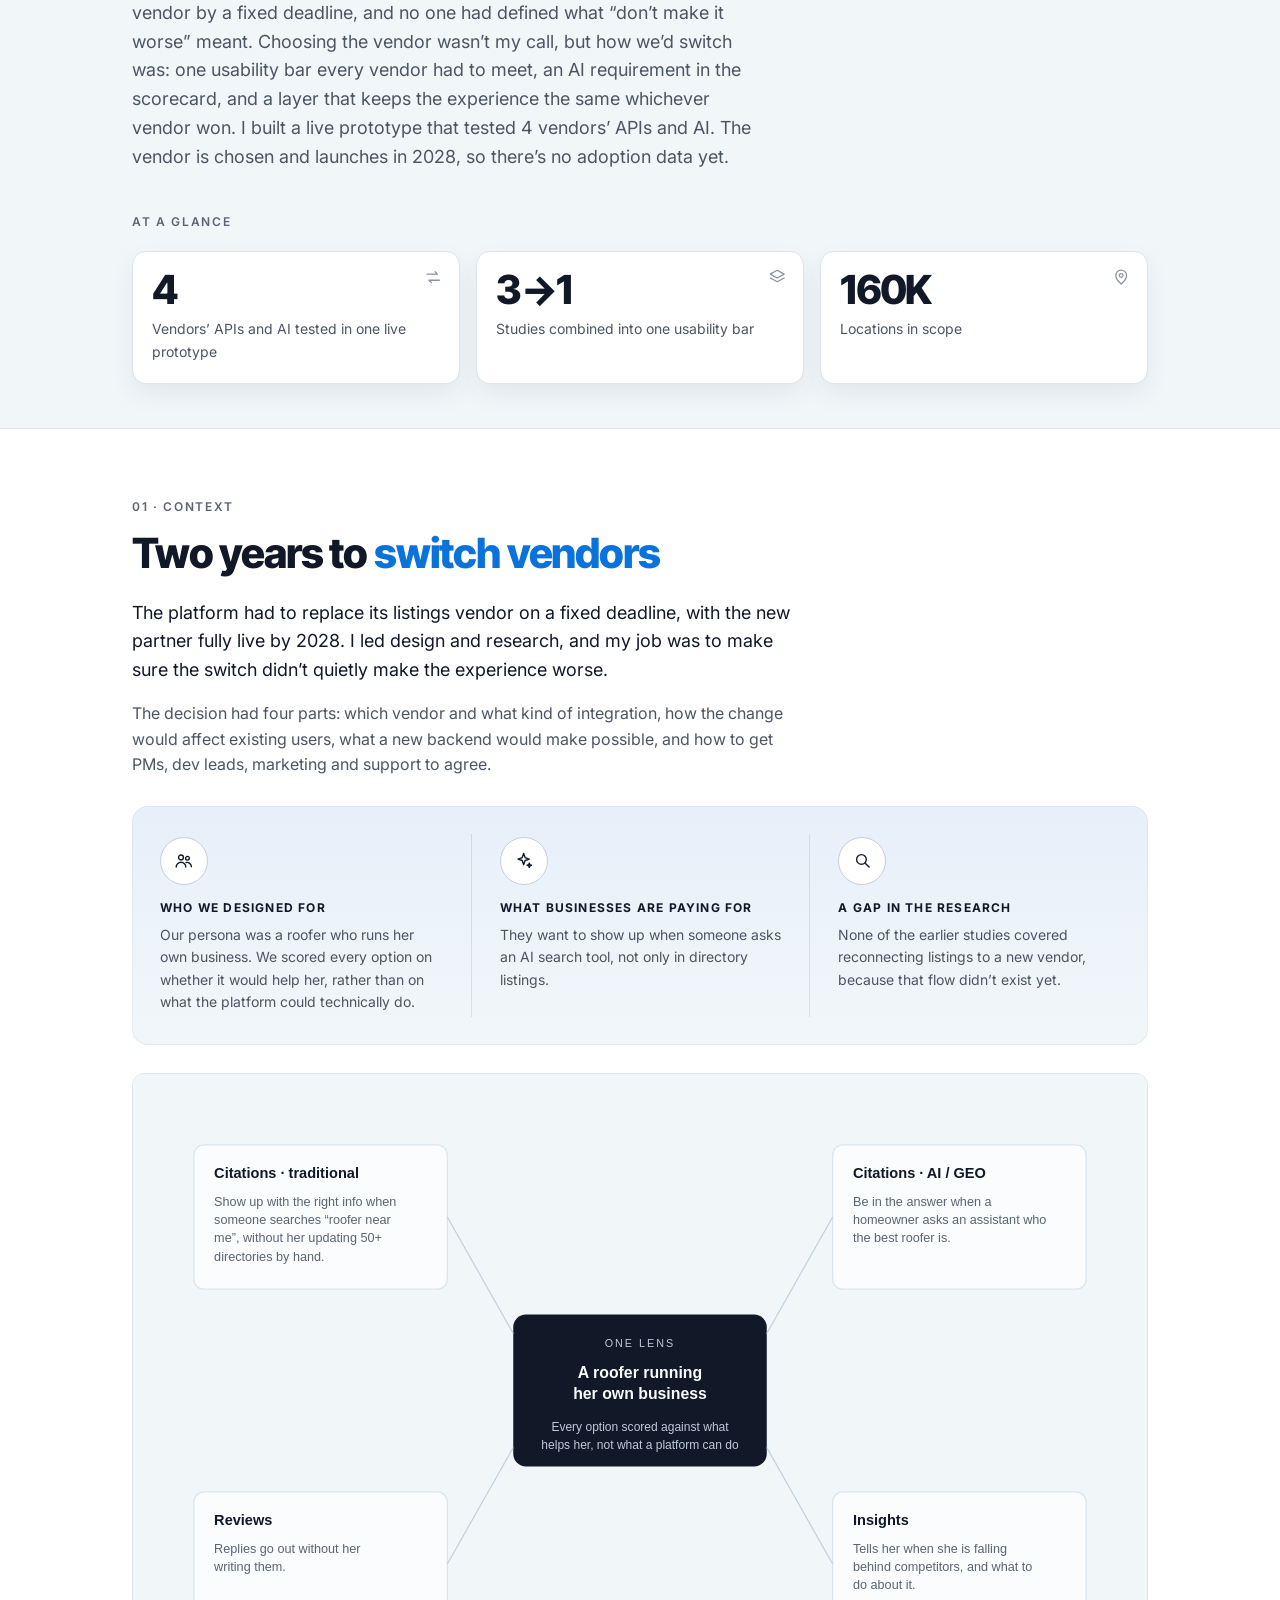
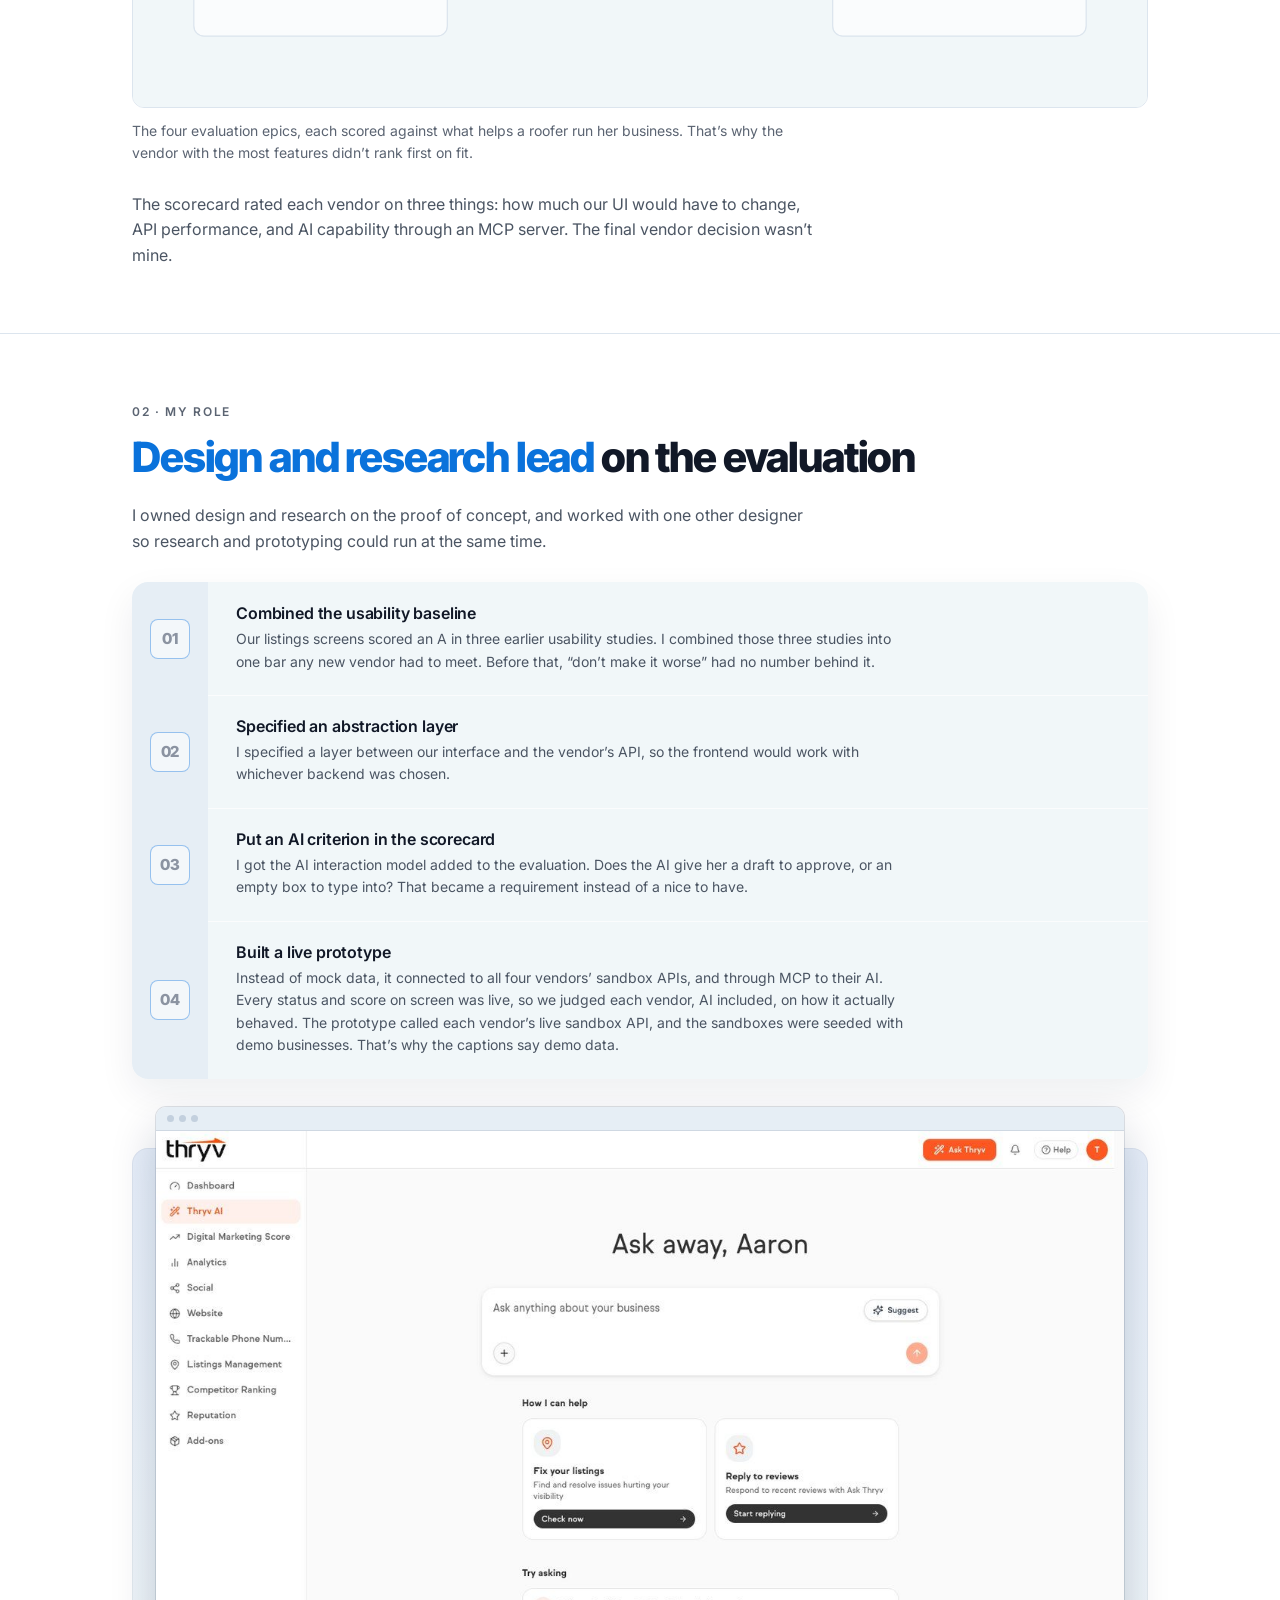
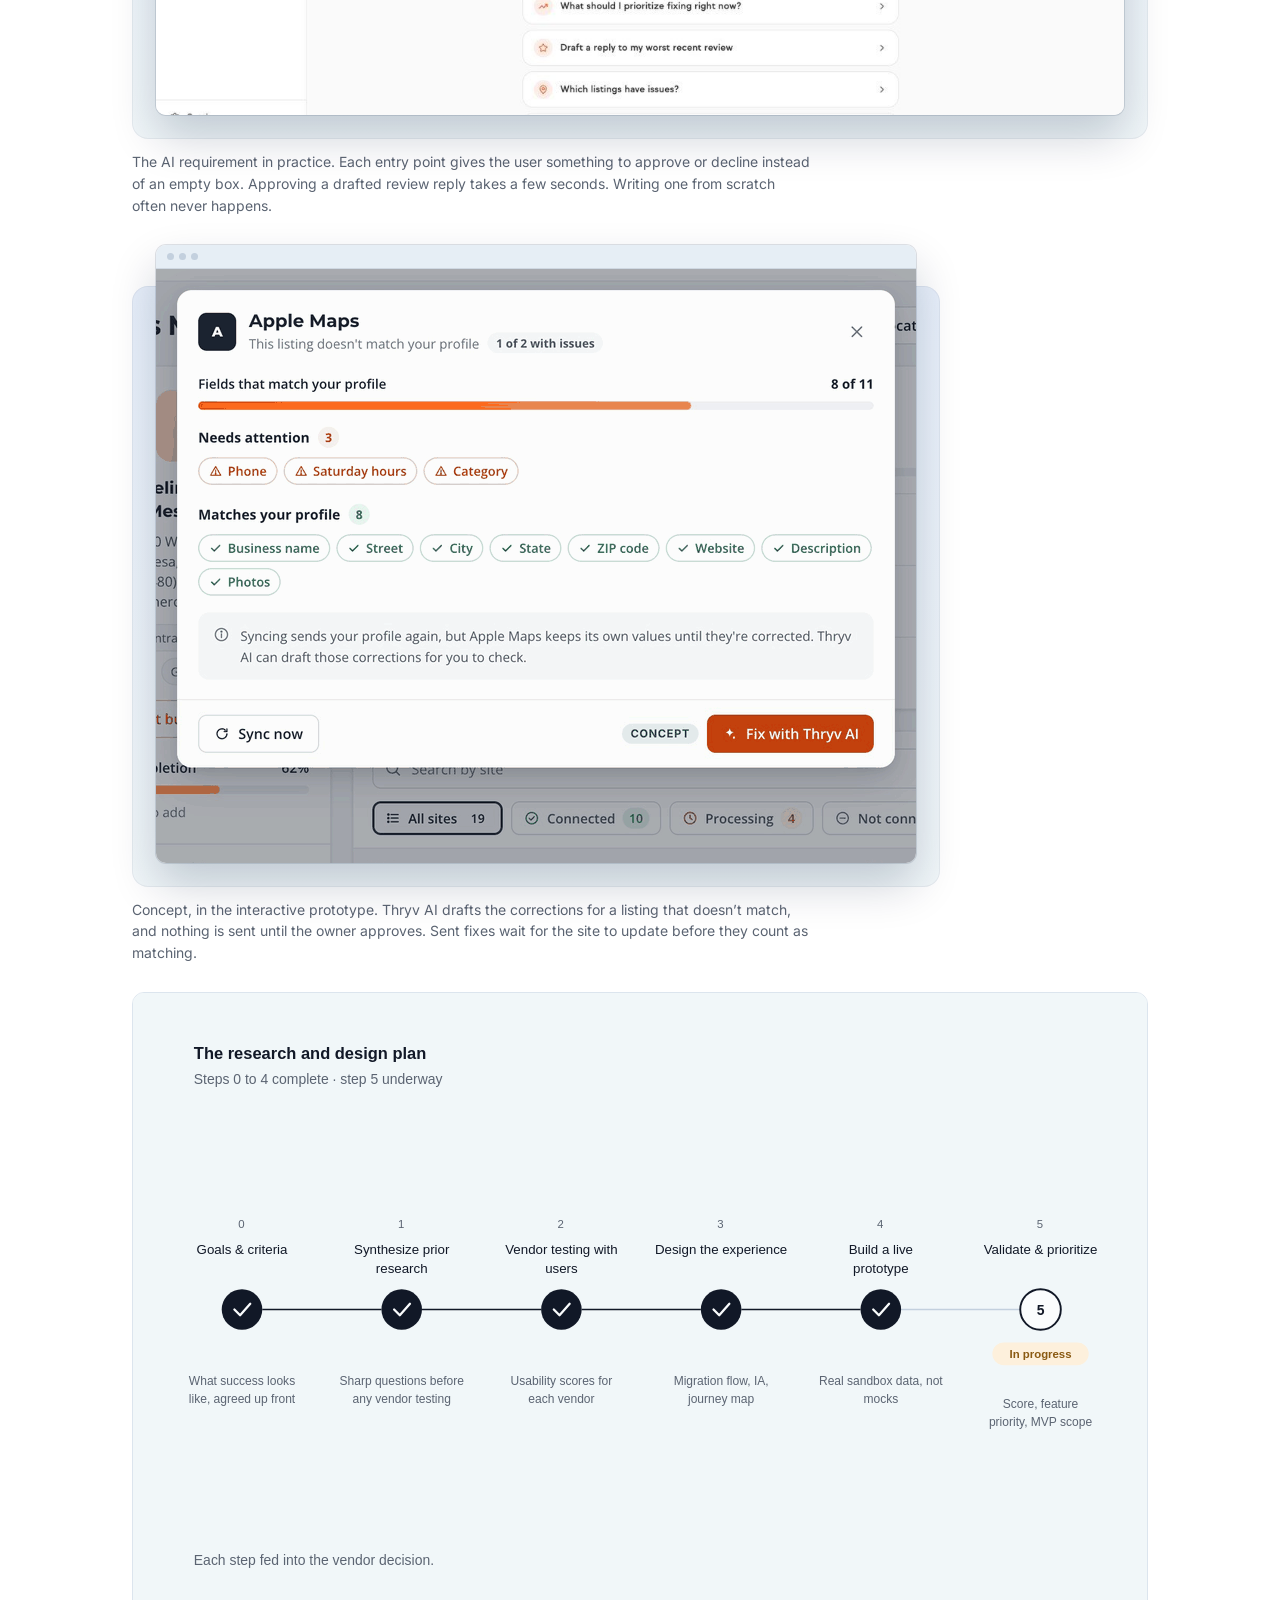
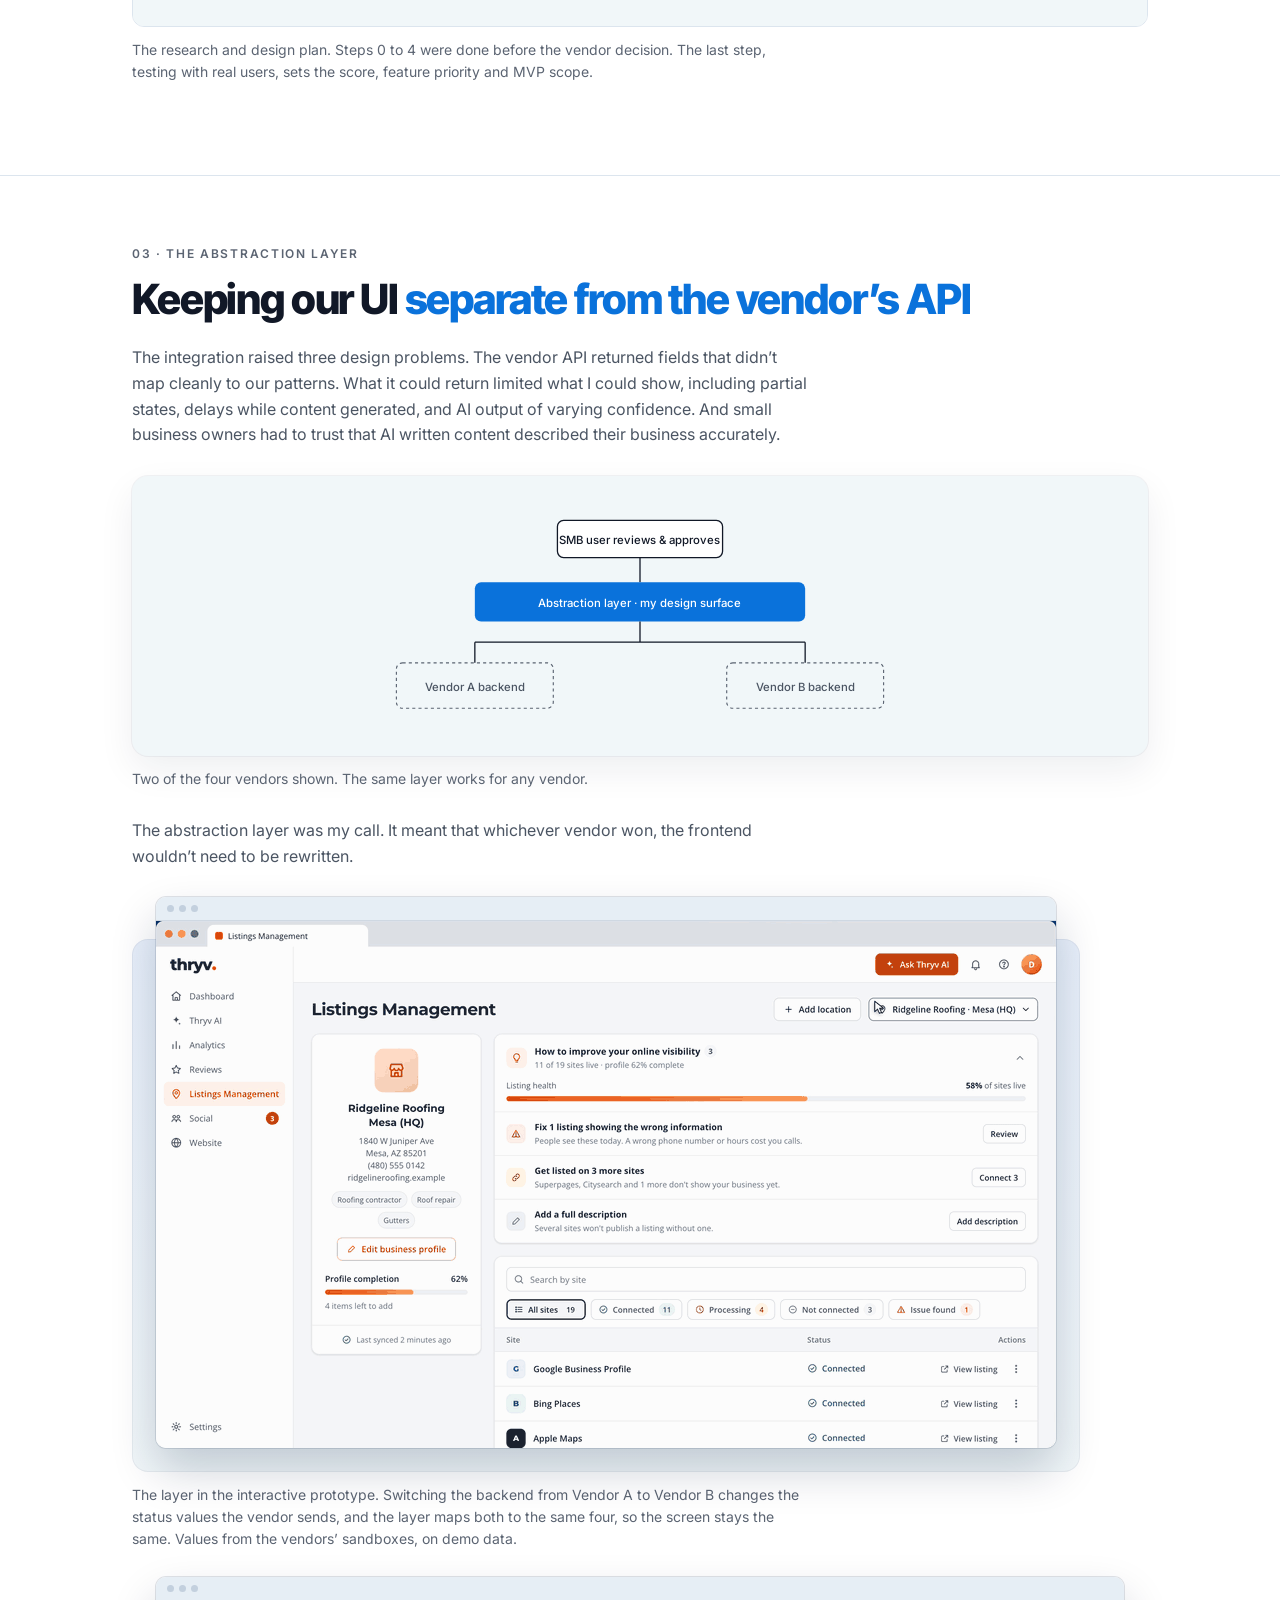
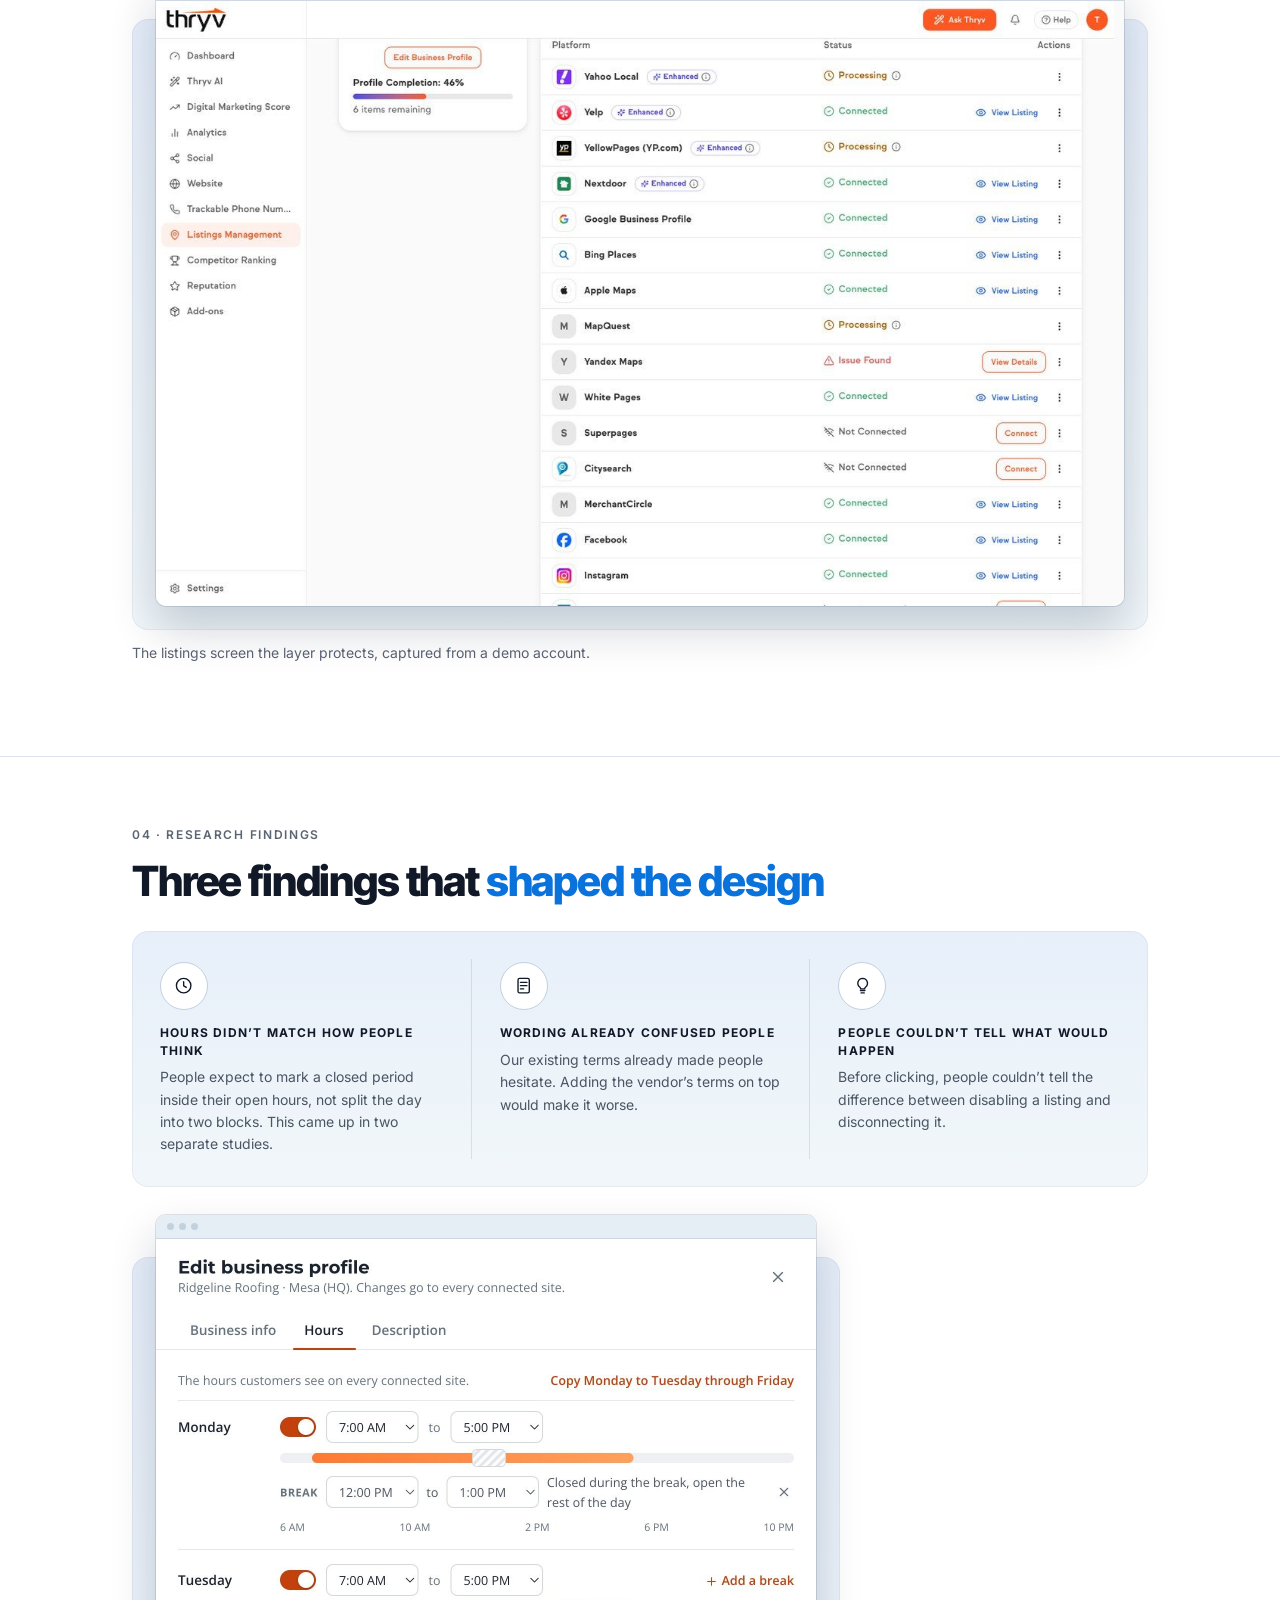
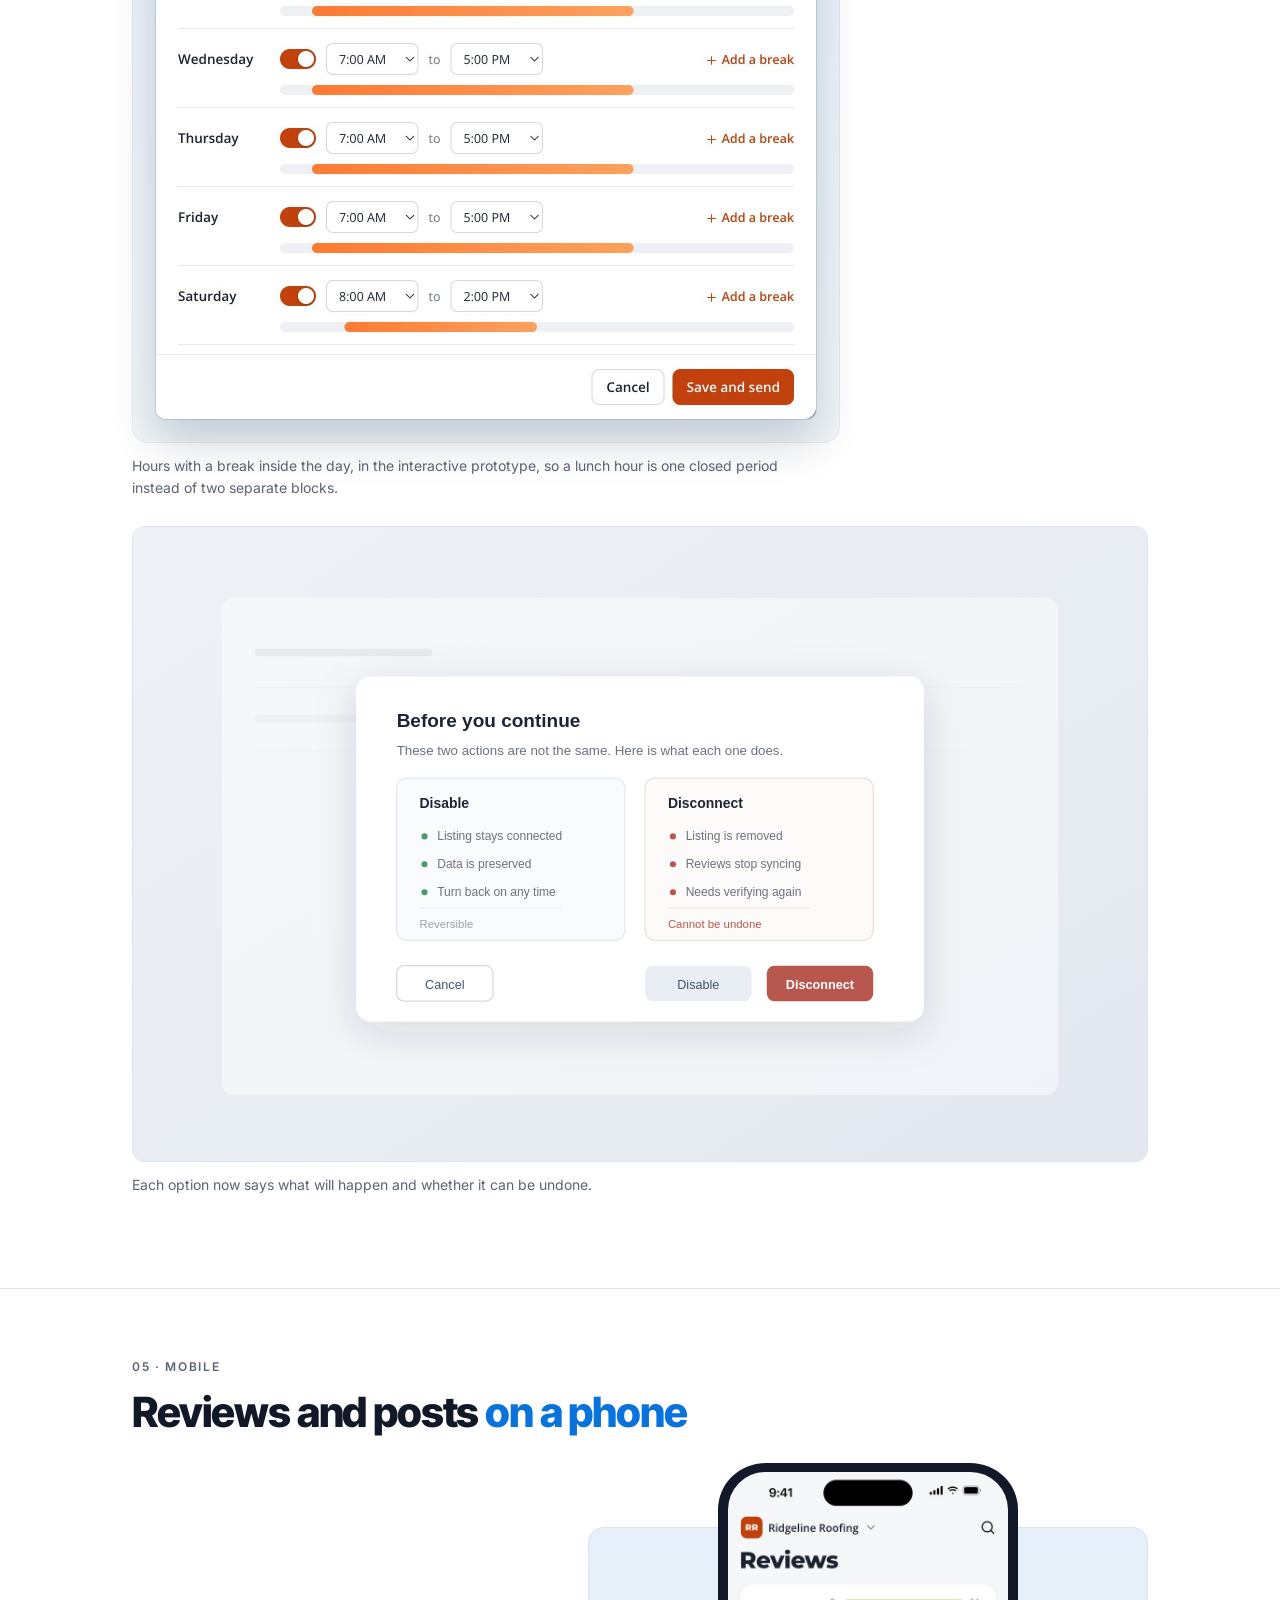
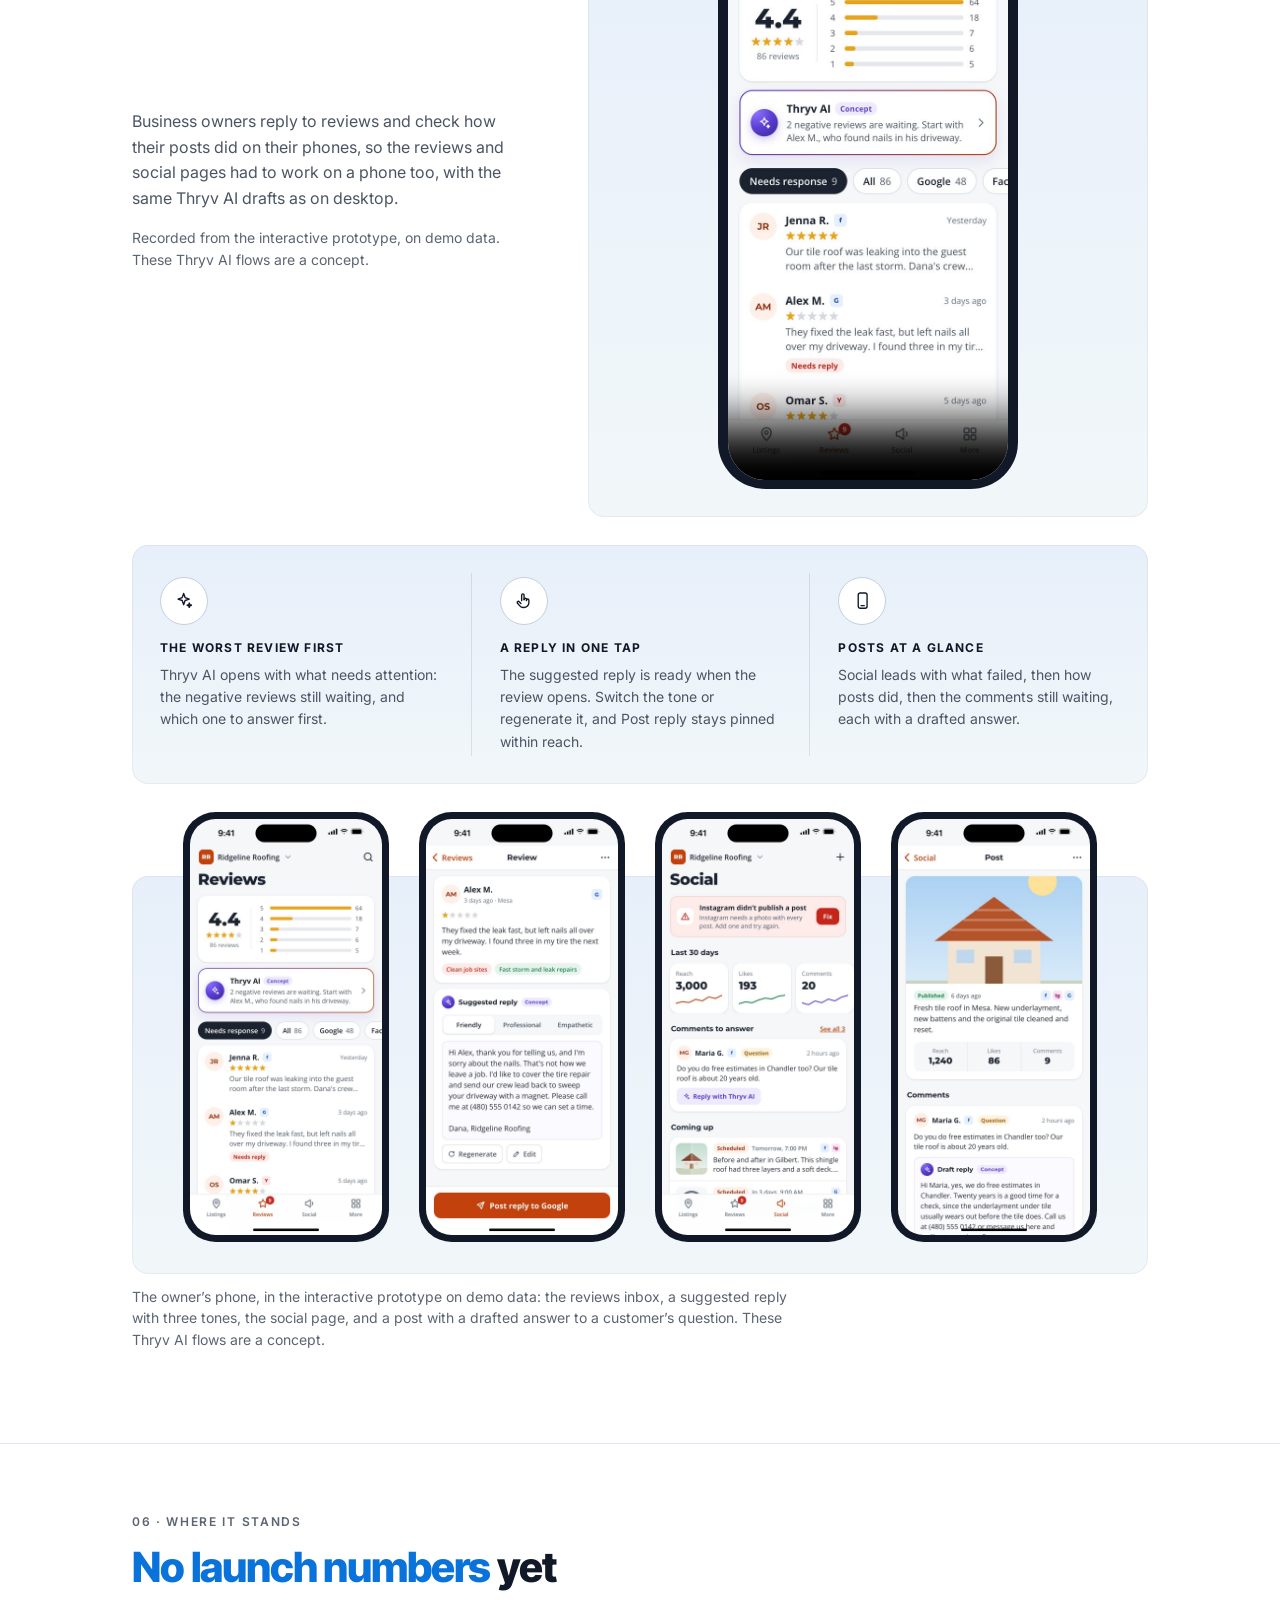
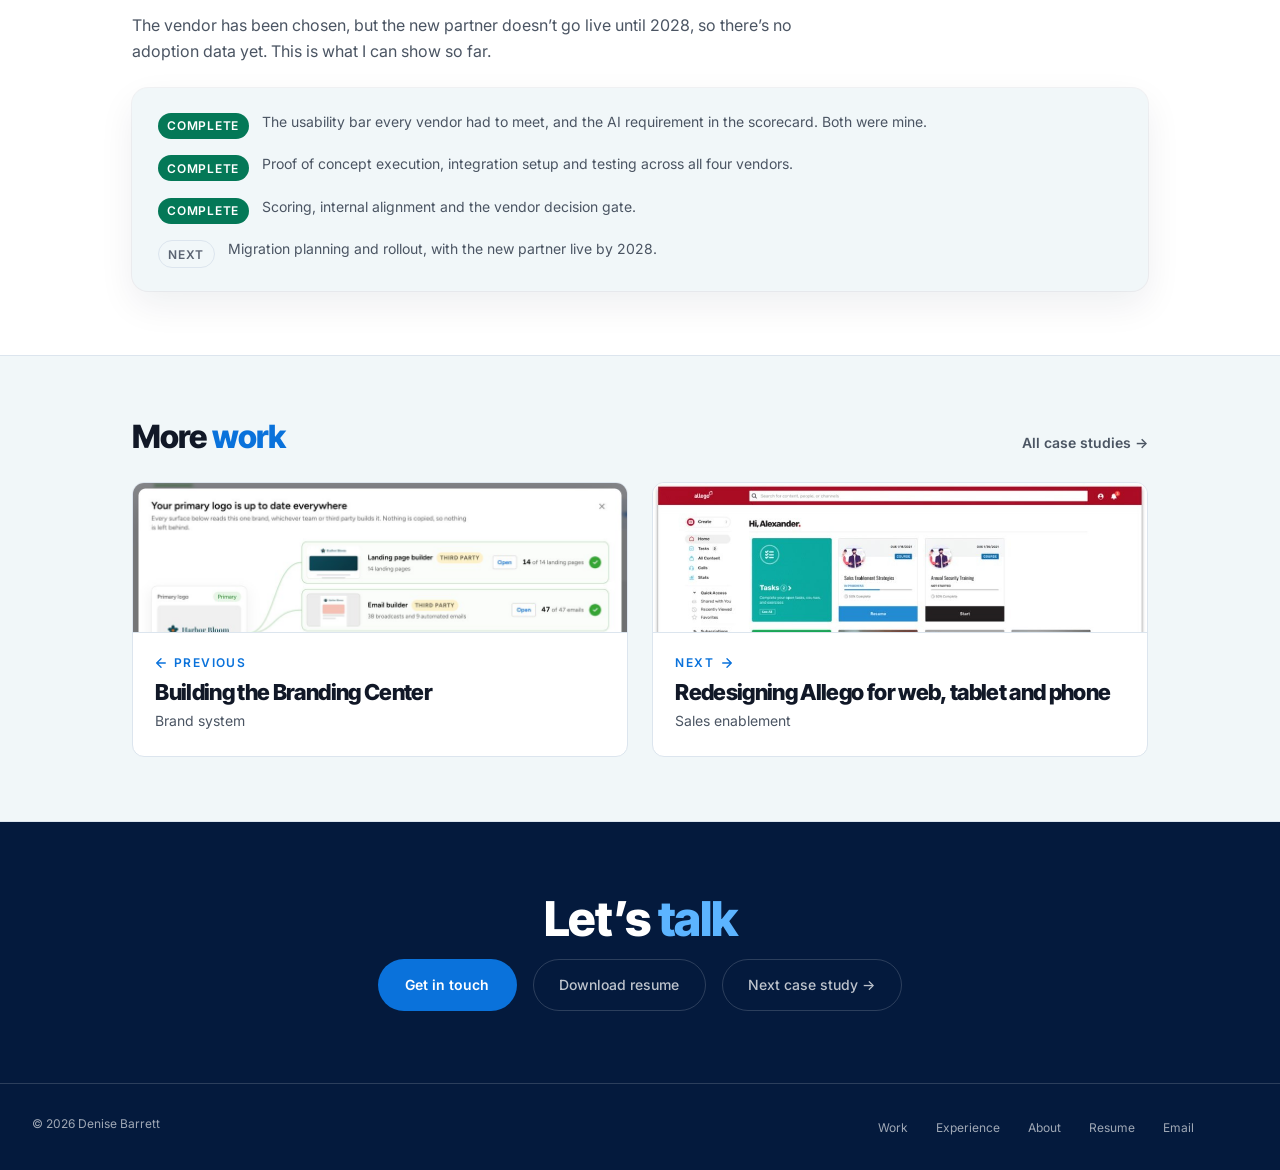
<file: case-business-listing.html>
<!DOCTYPE html>
<html lang="en">
<head>
<meta charset="UTF-8" />
<meta name="viewport" content="width=device-width, initial-scale=1.0" />
  <!-- Google Analytics -->
  <script async src="https://www.googletagmanager.com/gtag/js?id=G-DKC2318Z0C"></script>
  <script>window.dataLayer=window.dataLayer||[];function gtag(){dataLayer.push(arguments);}gtag('js',new Date());gtag('config','G-DKC2318Z0C');</script>
  <!-- End Google Analytics -->
<title>Moving listings to a new vendor · Denise Barrett</title>
<meta name="description" content="How I led design and research on a listings vendor switch at Thryv: a layer that keeps one UX on any vendor, one usability baseline, an AI requirement in the scorecard, and a live prototype that tested all four vendors." />
<meta property="og:type" content="article" />
<meta property="og:site_name" content="Denise Barrett" />
<meta property="og:title" content="Moving listings to a new vendor · Denise Barrett" />
<meta property="og:description" content="How I led design and research on a listings vendor switch at Thryv: a layer that keeps one UX on any vendor, one usability baseline, an AI requirement in the scorecard, and a live prototype that tested all four vendors." />
<meta property="og:url" content="https://dbyxdesign.com/case-business-listing.html" />
<meta property="og:image" content="https://dbyxdesign.com/img/bl-og.jpg" />
<meta property="og:image:width" content="1200" />
<meta property="og:image:height" content="630" />
<meta property="og:image:alt" content="Listings Management in the interactive prototype, on demo data: listing health at 53% of sites live, two listings showing the wrong information, and three sites still to connect" />
<meta name="twitter:card" content="summary_large_image" />
<meta name="twitter:image" content="https://dbyxdesign.com/img/bl-og.jpg" />
<meta name="twitter:image:alt" content="Listings Management in the interactive prototype, on demo data: listing health at 53% of sites live, two listings showing the wrong information, and three sites still to connect" />
<link rel="canonical" href="https://dbyxdesign.com/case-business-listing.html" />
<link rel="icon" href="favicon.ico" sizes="48x48" />
<link rel="icon" href="favicon.svg" type="image/svg+xml" />
<link rel="apple-touch-icon" href="apple-touch-icon.png" />
<link rel="preconnect" href="https://fonts.googleapis.com" />
<link rel="preconnect" href="https://fonts.gstatic.com" crossorigin />
<link href="https://fonts.googleapis.com/css2?family=Inter:wght@400;500;600;700;800&family=Inter+Tight:wght@500;600;700;800&display=swap" rel="stylesheet" />
<link rel="stylesheet" href="case.css" />
<meta name="robots" content="noindex" />
</head>
<body>
<svg width="0" height="0" style="position:absolute" aria-hidden="true" focusable="false"><symbol id="i-bulb" viewBox="0 0 24 24"><path d="M9.2 18h5.6"/><path d="M10 21h4"/><path d="M12 3a6 6 0 0 0-3.4 10.9c.5.5.9 1.2.9 2.1h5c0-.9.4-1.6.9-2.1A6 6 0 0 0 12 3z"/></symbol><symbol id="i-clock" viewBox="0 0 24 24"><circle cx="12" cy="12" r="9"/><path d="M12 7.2v5l3.3 1.9"/></symbol><symbol id="i-document" viewBox="0 0 24 24"><rect x="5" y="3" width="14" height="18" rx="2"/><line x1="8" y1="8" x2="16" y2="8"/><line x1="8" y1="12" x2="16" y2="12"/><line x1="8" y1="16" x2="12" y2="16"/></symbol><symbol id="i-layers" viewBox="0 0 24 24"><path d="M12 3l9 5-9 5-9-5 9-5z"/><path d="M3 13l9 5 9-5"/></symbol><symbol id="i-pin" viewBox="0 0 24 24"><path d="M12 21s-7-6.4-7-11.3A7 7 0 1 1 19 9.7C19 14.6 12 21 12 21z"/><circle cx="12" cy="9.7" r="2.4"/></symbol><symbol id="i-search" viewBox="0 0 24 24"><circle cx="10.5" cy="10.5" r="6"/><line x1="15.1" y1="15.1" x2="20" y2="20"/></symbol><symbol id="i-sparkle" viewBox="0 0 24 24"><path d="M12 3l1.8 5.2L19 10l-5.2 1.8L12 17l-1.8-5.2L5 10l5.2-1.8L12 3z"/><path d="M19 15l.7 2 2 .7-2 .7-.7 2-.7-2-2-.7 2-.7.7-2z"/></symbol><symbol id="i-swap" viewBox="0 0 24 24"><path d="M4 8h13.5l-3-3"/><path d="M20 16H6.5l3 3"/></symbol><symbol id="i-users" viewBox="0 0 24 24"><circle cx="8.7" cy="8" r="3"/><path d="M2.7 20a6 6 0 0 1 12 0"/><circle cx="16.7" cy="9" r="2.3"/><path d="M15 14.3a5.5 5.5 0 0 1 6.6 5.2"/></symbol><symbol id="i-tap" viewBox="0 0 24 24"><path d="M9.5 12V5a1.5 1.5 0 0 1 3 0v6"/><path d="M12.5 10.5a1.5 1.5 0 0 1 3 0V12"/><path d="M15.5 11.5a1.5 1.5 0 0 1 3 0v2.8a6.2 6.2 0 0 1-6.2 6.2h-.8a5.6 5.6 0 0 1-4.3-2l-2.8-3.3a1.4 1.4 0 0 1 2.1-1.9l2.1 2.2"/></symbol><symbol id="i-phone" viewBox="0 0 24 24"><rect x="6.5" y="2.5" width="11" height="19" rx="2.5"/><line x1="10" y1="18.2" x2="14" y2="18.2"/></symbol></svg>
<a href="#main" class="skip-link">Skip to content</a>
<nav aria-label="Primary">
  <a href="index.html#work" class="nav-back">
    <svg width="14" height="14" viewBox="0 0 14 14" fill="none"><path d="M12 7H2M7 2L2 7l5 5" stroke="currentColor" stroke-width="1.5" stroke-linecap="round" stroke-linejoin="round"/></svg>
    All work
  </a>
  <div class="nav-right"><a href="img/denise-barrett-resume.pdf" class="nav-link" target="_blank" rel="noopener">Resume</a><a href="index.html#contact" class="nav-cta">Let&rsquo;s talk</a></div>
</nav>
<main id="main">
  <header class="case-hero">
    <div class="container">
      <span class="eyebrow">Case study &middot; Business listings</span>
      <h1>Moving listings <br>to a new vendor</h1>
      <p class="lede">The platform had to move its business listings to a new vendor by a fixed deadline. Choosing the vendor wasn&rsquo;t my call, but how we&rsquo;d switch was. I set the usability bar every vendor had to meet, got an AI requirement into the scorecard, specified a layer that keeps the experience the same whichever one won, and built a live prototype that tested all four vendors.</p>
      <p style="margin-top:2rem;display:flex;flex-wrap:wrap;gap:.75rem"><a class="btn-light" href="img/bl-tour.mp4" data-tour><svg width="12" height="12" viewBox="0 0 12 12" fill="currentColor" aria-hidden="true"><path d="M3 1.8v8.4c0 .5.5.8 1 .5l6.6-4.2c.4-.3.4-.8 0-1.1L4 1.3c-.5-.3-1 0-1 .5z"/></svg>Watch the tour</a></p>
      <div class="meta-row"><div class="meta"><span class="meta-k">Company</span><span class="meta-v">Thryv</span></div><div class="meta"><span class="meta-k">Role</span><span class="meta-v">Design &amp; research lead</span></div><div class="meta"><span class="meta-k">Team</span><span class="meta-v">4&nbsp;PMs&nbsp;&middot; 2&nbsp;designers&nbsp;&middot; 2&nbsp;development teams</span></div><div class="meta"><span class="meta-k">Timeframe</span><span class="meta-v">2026</span></div><div class="meta"><span class="meta-k">Focus</span><span class="meta-v">Systems&nbsp;&middot; Research&nbsp;&middot; AI&nbsp;&middot; Mobile</span></div></div>
      <div class="hero-cover"><video src="img/bl-prototype-loop.mp4" poster="img/bl-prototype-loop.jpg" width="1400" height="820" autoplay muted loop playsinline preload="metadata" aria-label="Recording of the prototype: opening the Apple Maps listing that doesn&rsquo;t match, Thryv AI drafting the three corrections, sending them, then switching the backend from Vendor A to Vendor B while the screen stays the same"></video></div>
    </div>
  </header>
<nav class="jump" aria-label="On this page"><div class="container"><a href="#s01">Context</a><a href="#s02">My role</a><a href="#s03">The abstraction layer</a><a href="#s04">Research findings</a><a href="#s05">Mobile</a><a href="#s06">Where it stands</a></div></nav>
<section class="glance" aria-label="TL;DR and at a glance"><div class="container">
<div class="tldr"><div class="sec-label">TL;DR</div><p>The platform had to move business listings for 160K locations to a new vendor by a fixed deadline, and no one had defined what &ldquo;don&rsquo;t make it worse&rdquo; meant. Choosing the vendor wasn&rsquo;t my call, but how we&rsquo;d switch was: one usability bar every vendor had to meet, an AI requirement in the scorecard, and a layer that keeps the experience the same whichever vendor won. I built a live prototype that tested 4 vendors&rsquo; APIs and AI. The vendor is chosen and launches in 2028, so there&rsquo;s no adoption data yet.</p></div>
<div class="sec-label">At a glance</div>
<div class="stats"><div><svg class="icon sc-icon" aria-hidden="true" focusable="false"><use href="#i-swap"/></svg><div class="stat-v">4</div><div class="stat-l">Vendors&rsquo; APIs and AI tested in one live prototype</div></div><div><svg class="icon sc-icon" aria-hidden="true" focusable="false"><use href="#i-layers"/></svg><div class="stat-v">3&rarr;1</div><div class="stat-l">Studies combined into one usability bar</div></div><div><svg class="icon sc-icon" aria-hidden="true" focusable="false"><use href="#i-pin"/></svg><div class="stat-v">160K</div><div class="stat-l">Locations in scope</div></div></div>
</div></section>
<section id="s01"><div class="container">
<div class="sec-label">01 &middot; Context</div>
<h2>Two years to <span class="hl">switch vendors</span></h2>
<p class="lead-p">The platform had to replace its listings vendor on a fixed deadline, with the new partner fully live by 2028. I led design and research, and my job was to make sure the switch didn&rsquo;t quietly make the experience worse.</p><p>The decision had four parts: which vendor and what kind of integration, how the change would affect existing users, what a new backend would make possible, and how to get PMs, dev leads, marketing and support to agree.</p><div class="cards"><div class="card"><span class="ring"><svg class="icon" aria-hidden="true" focusable="false"><use href="#i-users"/></svg></span><h3>Who we designed for</h3><p>Our persona was a roofer who runs her own business. We scored every option on whether it would help her, rather than on what the platform could technically do.</p></div><div class="card"><span class="ring"><svg class="icon" aria-hidden="true" focusable="false"><use href="#i-sparkle"/></svg></span><h3>What businesses are paying for</h3><p>They want to show up when someone asks an AI search tool, not only in directory listings.</p></div><div class="card"><span class="ring"><svg class="icon" aria-hidden="true" focusable="false"><use href="#i-search"/></svg></span><h3>A gap in the research</h3><p>None of the earlier studies covered reconnecting listings to a new vendor, because that flow didn&rsquo;t exist yet.</p></div></div>
<figure class="shot"><div class="pan"><img src="img/viz-bl-lens.svg" alt="One lens in the middle, a roofer running her own business, with four evaluation epics around it. Traditional citations: show up with the right info without updating 50 or more directories by hand. AI search citations: be in the answer when a homeowner asks an assistant for the best roofer. Reviews: replies go out without her writing them. Insights: tell her when she is falling behind competitors and what to do about it." loading="lazy" width="800" height="500" /></div><figcaption>The four evaluation epics, each scored against what helps a roofer run her business. That&rsquo;s why the vendor with the most features didn&rsquo;t rank first on fit.</figcaption></figure>
<p>The scorecard rated each vendor on three things: how much our UI would have to change, API performance, and AI capability through an MCP server. The final vendor decision wasn&rsquo;t mine.</p>
</div></section>
<section id="s02"><div class="container">
<div class="sec-label">02 &middot; My role</div>
<h2><span class="hl">Design and research lead</span> on the evaluation</h2>
<p>I owned design and research on the proof of concept, and worked with one other designer so research and prototyping could run at the same time.</p><div class="moves"><div class="move"><div class="move-n">01</div><div><h3>Combined the usability baseline</h3><p>Our listings screens scored an A in three earlier usability studies. I combined those three studies into one bar any new vendor had to meet. Before that, &ldquo;don&rsquo;t make it worse&rdquo; had no number behind it.</p></div></div><div class="move"><div class="move-n">02</div><div><h3>Specified an abstraction layer</h3><p>I specified a layer between our interface and the vendor&rsquo;s API, so the frontend would work with whichever backend was chosen.</p></div></div><div class="move"><div class="move-n">03</div><div><h3>Put an AI criterion in the scorecard</h3><p>I got the AI interaction model added to the evaluation. Does the AI give her a draft to approve, or an empty box to type into? That became a requirement instead of a nice to have.</p></div></div><div class="move"><div class="move-n">04</div><div><h3>Built a live prototype</h3><p>Instead of mock data, it connected to all four vendors&rsquo; sandbox APIs, and through MCP to their AI. Every status and score on screen was live, so we judged each vendor, AI included, on how it actually behaved. The prototype called each vendor&rsquo;s live sandbox API, and the sandboxes were seeded with demo businesses. That&rsquo;s why the captions say demo data.</p></div></div></div>
<figure class="shot screen"><div class="screen-frame" style="--shot-w:1280px"><div class="screen-win"><div class="screen-bar"></div><img src="img/real-bl-ai.jpg" alt="The AI assistant screen with suggested prompts including What should I prioritize fixing right now, Draft a reply to my worst recent review and Which listings have issues" loading="lazy" width="1280" height="773" /></div></div><figcaption>The AI requirement in practice. Each entry point gives the user something to approve or decline instead of an empty box. Approving a drafted review reply takes a few seconds. Writing one from scratch often never happens.</figcaption></figure>
<figure class="shot screen"><div class="screen-frame" style="--shot-w:760px"><div class="screen-win"><div class="screen-bar"></div><img src="img/bl-ai-fix.gif" alt="Thryv AI comparing Apple Maps with the business profile, drafting three corrections for phone, Saturday hours and category, then the fields moving from Needs attention to Sent, waiting for Apple Maps" loading="lazy" width="760" height="594" /></div></div><figcaption>Concept, in the interactive prototype. Thryv AI drafts the corrections for a listing that doesn&rsquo;t match, and nothing is sent until the owner approves. Sent fixes wait for the site to update before they count as matching.</figcaption></figure>
<figure class="shot"><div class="pan"><img src="img/viz-bl-plan.svg" alt="The research and design plan in six steps. Goals and criteria, synthesizing prior research, vendor testing with users, designing the experience and building a live prototype on real sandbox data are complete. The last step, validating and prioritizing for score, feature priority and MVP scope, is in progress." loading="lazy" width="800" height="500" /></div><figcaption>The research and design plan. Steps 0 to 4 were done before the vendor decision. The last step, testing with real users, sets the score, feature priority and MVP scope.</figcaption></figure>
</div></section>
<section id="s03"><div class="container">
<div class="sec-label">03 &middot; The abstraction layer</div>
<h2>Keeping our UI <span class="hl">separate from the vendor&rsquo;s API</span></h2>
<p>The integration raised three design problems. The vendor API returned fields that didn&rsquo;t map cleanly to our patterns. What it could return limited what I could show, including partial states, delays while content generated, and AI output of varying confidence. And small business owners had to trust that AI written content described their business accurately.</p><figure class="shot diagram"><div class="band pan"><svg viewBox="0 0 620 210" xmlns="http://www.w3.org/2000/svg" role="img" aria-label="One user interface sits on an abstraction layer that can resolve to any vendor backend, shown here as Vendor A and Vendor B">
<rect x="230" y="12" width="160" height="36" rx="6" class="d-solid"/><text x="310" y="35">SMB user reviews &amp; approves</text>
<path d="M310 48 V72" class="d-line"/>
<rect x="150" y="72" width="320" height="38" rx="6" class="d-accent"/><text x="310" y="96" class="on-accent">Abstraction layer &middot; my design surface</text>
<path d="M310 110 V130 M150 130 H470 M150 130 V150 M470 130 V150" class="d-line"/>
<rect x="74" y="150" width="152" height="44" rx="6" class="d-dash"/><text x="150" y="177" class="dim">Vendor A backend</text>
<rect x="394" y="150" width="152" height="44" rx="6" class="d-dash"/><text x="470" y="177" class="dim">Vendor B backend</text>
</svg></div><figcaption>Two of the four vendors shown. The same layer works for any vendor.</figcaption></figure><p>The abstraction layer was my call. It meant that whichever vendor won, the frontend wouldn&rsquo;t need to be rewritten.</p>
<figure class="shot screen"><div class="screen-frame" style="--shot-w:900px"><div class="screen-win"><div class="screen-bar"></div><img src="img/bl-vendor.gif" alt="Switching the prototype backend from Vendor A to Vendor B: the listing rows sync, and a note maps each vendor&rsquo;s own status values to the same four statuses the owner sees" loading="lazy" width="900" height="527" /></div></div><figcaption>The layer in the interactive prototype. Switching the backend from Vendor A to Vendor B changes the status values the vendor sends, and the layer maps both to the same four, so the screen stays the same. Values from the vendors&rsquo; sandboxes, on demo data.</figcaption></figure>
<figure class="shot screen"><div class="screen-frame" style="--shot-w:1280px"><div class="screen-win"><div class="screen-bar"></div><img src="img/real-bl-listings.jpg" alt="Listings Management: a table of directory platforms with Connected, Processing, Issue Found and Not Connected statuses, beside a business profile completion score" loading="lazy" width="1280" height="800" /></div></div><figcaption>The listings screen the layer protects, captured from a demo account.</figcaption></figure>
</div></section>
<section id="s04"><div class="container">
<div class="sec-label">04 &middot; Research findings</div>
<h2>Three findings that <span class="hl">shaped the design</span></h2>
<div class="cards"><div class="card"><span class="ring"><svg class="icon" aria-hidden="true" focusable="false"><use href="#i-clock"/></svg></span><h3>Hours didn&rsquo;t match how people think</h3><p>People expect to mark a closed period inside their open hours, not split the day into two blocks. This came up in two separate studies.</p></div><div class="card"><span class="ring"><svg class="icon" aria-hidden="true" focusable="false"><use href="#i-document"/></svg></span><h3>Wording already confused people</h3><p>Our existing terms already made people hesitate. Adding the vendor&rsquo;s terms on top would make it worse.</p></div><div class="card"><span class="ring"><svg class="icon" aria-hidden="true" focusable="false"><use href="#i-bulb"/></svg></span><h3>People couldn&rsquo;t tell what would happen</h3><p>Before clicking, people couldn&rsquo;t tell the difference between disabling a listing and disconnecting it.</p></div></div>
<figure class="shot screen"><div class="screen-frame" style="--shot-w:660px"><div class="screen-win"><div class="screen-bar"></div><img src="img/bl-proto-hours.jpg" alt="Hours editor in the prototype: Monday open 7 AM to 5 PM with a break from 12 to 1 PM shown as a gap on the day&rsquo;s timeline, and an Add a break link on every other day" loading="lazy" width="660" height="780" /></div></div><figcaption>Hours with a break inside the day, in the interactive prototype, so a lunch hour is one closed period instead of two separate blocks.</figcaption></figure>
<figure class="shot"><div class="pan"><img src="img/shot-bl-consequence.svg" alt="Confirmation dialog explaining that the two actions differ. Disable keeps the listing connected with its data preserved, and it can be turned back on any time. Disconnect removes the listing, stops reviews syncing, needs verifying again and cannot be undone." loading="lazy" width="800" height="500" /></div><figcaption>Each option now says what will happen and whether it can be undone.</figcaption></figure>
</div></section>
<section id="s05"><div class="container">
<div class="sec-label">05 &middot; Mobile</div>
<h2>Reviews and posts <span class="hl">on a phone</span></h2>
<div class="split media-right">
<div><p>Business owners reply to reviews and check how their posts did on their phones, so the reviews and social pages had to work on a phone too, with the same Thryv AI drafts as on desktop.</p><p class="note">Recorded from the interactive prototype, on demo data. These Thryv AI flows are a concept.</p></div>
<figure class="shot phones one"><div class="phone"><video data-src="img/bl-mobile-loop.mp4" poster="img/bl-mobile-loop.jpg" width="600" height="1298" muted loop playsinline preload="none" aria-label="Recording of the phone prototype: opening a one star review from the Thryv AI brief, the suggested reply typing in, switching to an empathetic tone, posting it to Google, then opening Social and answering a customer&rsquo;s question on a post"></video></div></figure>
</div>
<div class="cards"><div class="card"><span class="ring"><svg class="icon" aria-hidden="true" focusable="false"><use href="#i-sparkle"/></svg></span><h3>The worst review first</h3><p>Thryv AI opens with what needs attention: the negative reviews still waiting, and which one to answer first.</p></div><div class="card"><span class="ring"><svg class="icon" aria-hidden="true" focusable="false"><use href="#i-tap"/></svg></span><h3>A reply in one tap</h3><p>The suggested reply is ready when the review opens. Switch the tone or regenerate it, and Post reply stays pinned within reach.</p></div><div class="card"><span class="ring"><svg class="icon" aria-hidden="true" focusable="false"><use href="#i-phone"/></svg></span><h3>Posts at a glance</h3><p>Social leads with what failed, then how posts did, then the comments still waiting, each with a drafted answer.</p></div></div>
<figure class="shot"><div class="phones four"><div class="phone"><img src="img/bl-m-reviews.jpg" alt="The reviews inbox on a phone: a 4.4 average from 86 reviews, a Thryv AI brief about two negative reviews, and the reviews that need a response" loading="lazy" width="780" height="1688" /></div><div class="phone"><img src="img/bl-m-reply.jpg" alt="A one star review from Alex M. with a suggested reply, tone choices for Friendly, Professional and Empathetic, and a Post reply to Google button" loading="lazy" width="780" height="1688" /></div><div class="phone"><img src="img/bl-m-social.jpg" alt="The social page on a phone: an alert that Instagram didn&rsquo;t publish a post, reach, likes and comments for the last 30 days, a customer question to answer, and upcoming posts" loading="lazy" width="780" height="1688" /></div><div class="phone"><img src="img/bl-m-post.jpg" alt="A published post on a phone with its reach, likes and comments, and a drafted reply to a customer&rsquo;s question about free estimates" loading="lazy" width="780" height="1688" /></div></div><figcaption>The owner&rsquo;s phone, in the interactive prototype on demo data: the reviews inbox, a suggested reply with three tones, the social page, and a post with a drafted answer to a customer&rsquo;s question. These Thryv AI flows are a concept.</figcaption></figure>
</div></section>
<section id="s06"><div class="container">
<div class="sec-label">06 &middot; Where it stands</div>
<h2><span class="hl">No launch numbers</span> yet</h2>
<p>The vendor has been chosen, but the new partner doesn&rsquo;t go live until 2028, so there&rsquo;s no adoption data yet. This is what I can show so far.</p><div class="status"><div class="st"><span class="pill ship">Complete</span><span class="st-b">The usability bar every vendor had to meet, and the AI requirement in the scorecard. Both were mine.</span></div><div class="st"><span class="pill ship">Complete</span><span class="st-b">Proof of concept execution, integration setup and testing across all four vendors.</span></div><div class="st"><span class="pill ship">Complete</span><span class="st-b">Scoring, internal alignment and the vendor decision gate.</span></div><div class="st"><span class="pill park">Next</span><span class="st-b">Migration planning and rollout, with the new partner live by 2028.</span></div></div>
</div></section>

</main>
<section class="more">
  <div class="container">
    <div class="more-head"><h2>More <span class="hl">work</span></h2><a class="more-all" href="index.html#work">All case studies &rarr;</a></div>
    <div class="more-grid">
      <a class="more-card" href="case-branding-center.html"><div class="more-thumb"><img src="img/more-bc.jpg" alt="One primary logo updated across the landing page, email and popup builders and shared content" loading="lazy" /></div><div class="more-body"><div class="more-dir"><svg width="12" height="12" viewBox="0 0 14 14" fill="none"><path d="M12 7H2M7 2L2 7l5 5" stroke="currentColor" stroke-width="1.6" stroke-linecap="round" stroke-linejoin="round"/></svg>Previous</div><h3>Building the Branding Center</h3><p>Brand system</p></div></a>
      <a class="more-card" href="case-allego.html"><div class="more-thumb"><img src="img/al-more.jpg" alt="Allego home screen with tasks, assigned courses and video thumbnails" loading="lazy" /></div><div class="more-body"><div class="more-dir">Next <svg width="12" height="12" viewBox="0 0 14 14" fill="none"><path d="M2 7h10M7 2l5 5-5 5" stroke="currentColor" stroke-width="1.6" stroke-linecap="round" stroke-linejoin="round"/></svg></div><h3>Redesigning Allego for web, tablet and phone</h3><p>Sales enablement</p></div></a>
    </div>
  </div>
</section>
<section class="next">
  <div class="container">
    <h2>Let&rsquo;s <span class="hl">talk</span></h2>
    <div class="next-actions">
      <a href="mailto:denisexue106@gmail.com" class="btn-light">Get in touch</a>
      <a href="img/denise-barrett-resume.pdf" class="btn-out" download="Denise-Barrett-Resume.pdf">Download resume</a>
      <a href="case-allego.html" class="btn-out">Next case study &rarr;</a>
    </div>
  </div>
</section>
<button id="to-top" class="to-top" aria-label="Back to top" hidden>↑</button>
<footer>
  <span>&copy; 2026 Denise Barrett</span>
  <ul class="footer-links"><li><a href="index.html#work">Work</a></li><li><a href="experience.html">Experience</a></li><li><a href="about.html">About</a></li><li><a href="img/denise-barrett-resume.pdf" target="_blank" rel="noopener">Resume</a></li><li><a href="mailto:denisexue106@gmail.com">Email</a></li></ul>
</footer>
<dialog class="tour-dlg" aria-label="Prototype tour"><div class="tour-box"><button type="button" class="tour-x" aria-label="Close the tour"><svg width="14" height="14" viewBox="0 0 14 14" fill="none" aria-hidden="true"><path d="M2 2l10 10M12 2L2 12" stroke="currentColor" stroke-width="1.6" stroke-linecap="round"/></svg></button><video controls playsinline preload="none"></video></div></dialog>
<script>
/* respect reduced motion: no autoplaying loops, controls instead */
if(matchMedia('(prefers-reduced-motion: reduce)').matches)document.querySelectorAll('video[autoplay]').forEach(function(v){v.removeAttribute('autoplay');v.pause();v.controls=true;});
(function(){var b=document.getElementById('to-top');if(!b)return;var rm=matchMedia('(prefers-reduced-motion: reduce)').matches;addEventListener('scroll',function(){b.hidden=scrollY<600},{passive:true});b.addEventListener('click',function(){scrollTo({top:0,behavior:rm?'auto':'smooth'})});})();
/* the tour plays on the page, in a dialog, instead of opening a bare video file */
(function(){var d=document.querySelector('.tour-dlg'),a=document.querySelector('a[data-tour]');if(!d||!a||typeof d.showModal!=='function')return;var v=d.querySelector('video');a.addEventListener('click',function(e){if(e.metaKey||e.ctrlKey||e.shiftKey||e.altKey)return;e.preventDefault();if(!v.getAttribute('src'))v.src=a.getAttribute('href');d.showModal();var p=v.play();if(p&&p.catch)p.catch(function(){});});d.querySelector('.tour-x').addEventListener('click',function(){d.close();});d.addEventListener('click',function(e){if(e.target===d)d.close();});d.addEventListener('close',function(){v.pause();a.focus();});})();
</script>
<script>
/* the phone loop sits far down the page, so it loads and plays only once it is near the screen */
(function(){var vs=document.querySelectorAll('video[data-src]');if(!vs.length)return;var rm=matchMedia('(prefers-reduced-motion: reduce)').matches;function go(v){v.src=v.getAttribute('data-src');v.removeAttribute('data-src');if(rm){v.controls=true;v.preload='metadata';return;}v.muted=true;var p=v.play();if(p&&p.catch)p.catch(function(){v.controls=true;});}if(!('IntersectionObserver' in window)){vs.forEach(go);return;}var io=new IntersectionObserver(function(es){es.forEach(function(e){if(e.isIntersecting){io.unobserve(e.target);go(e.target);}});},{rootMargin:'600px 0px'});vs.forEach(function(v){io.observe(v);});})();
</script>
<script src="zoom.js" defer></script>
<script src="case.js" defer></script>
</body>
</html>
</file>
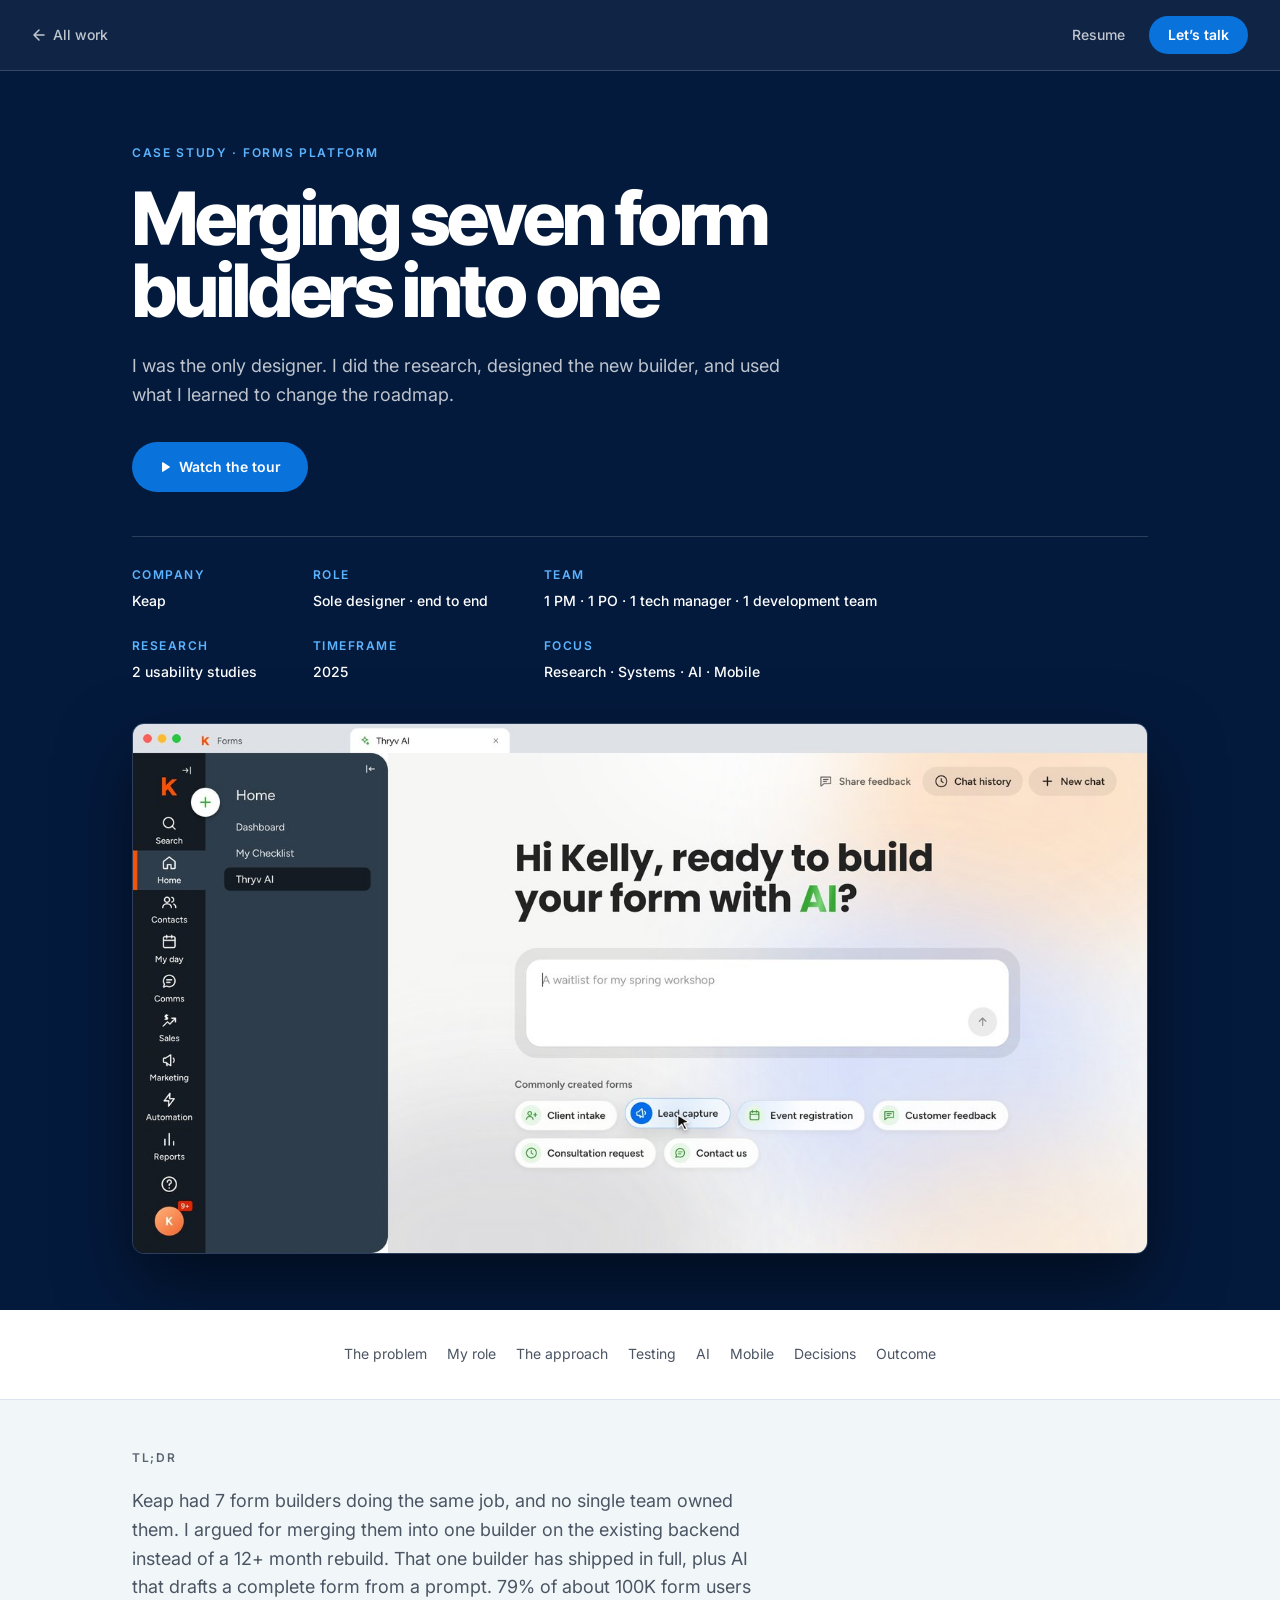
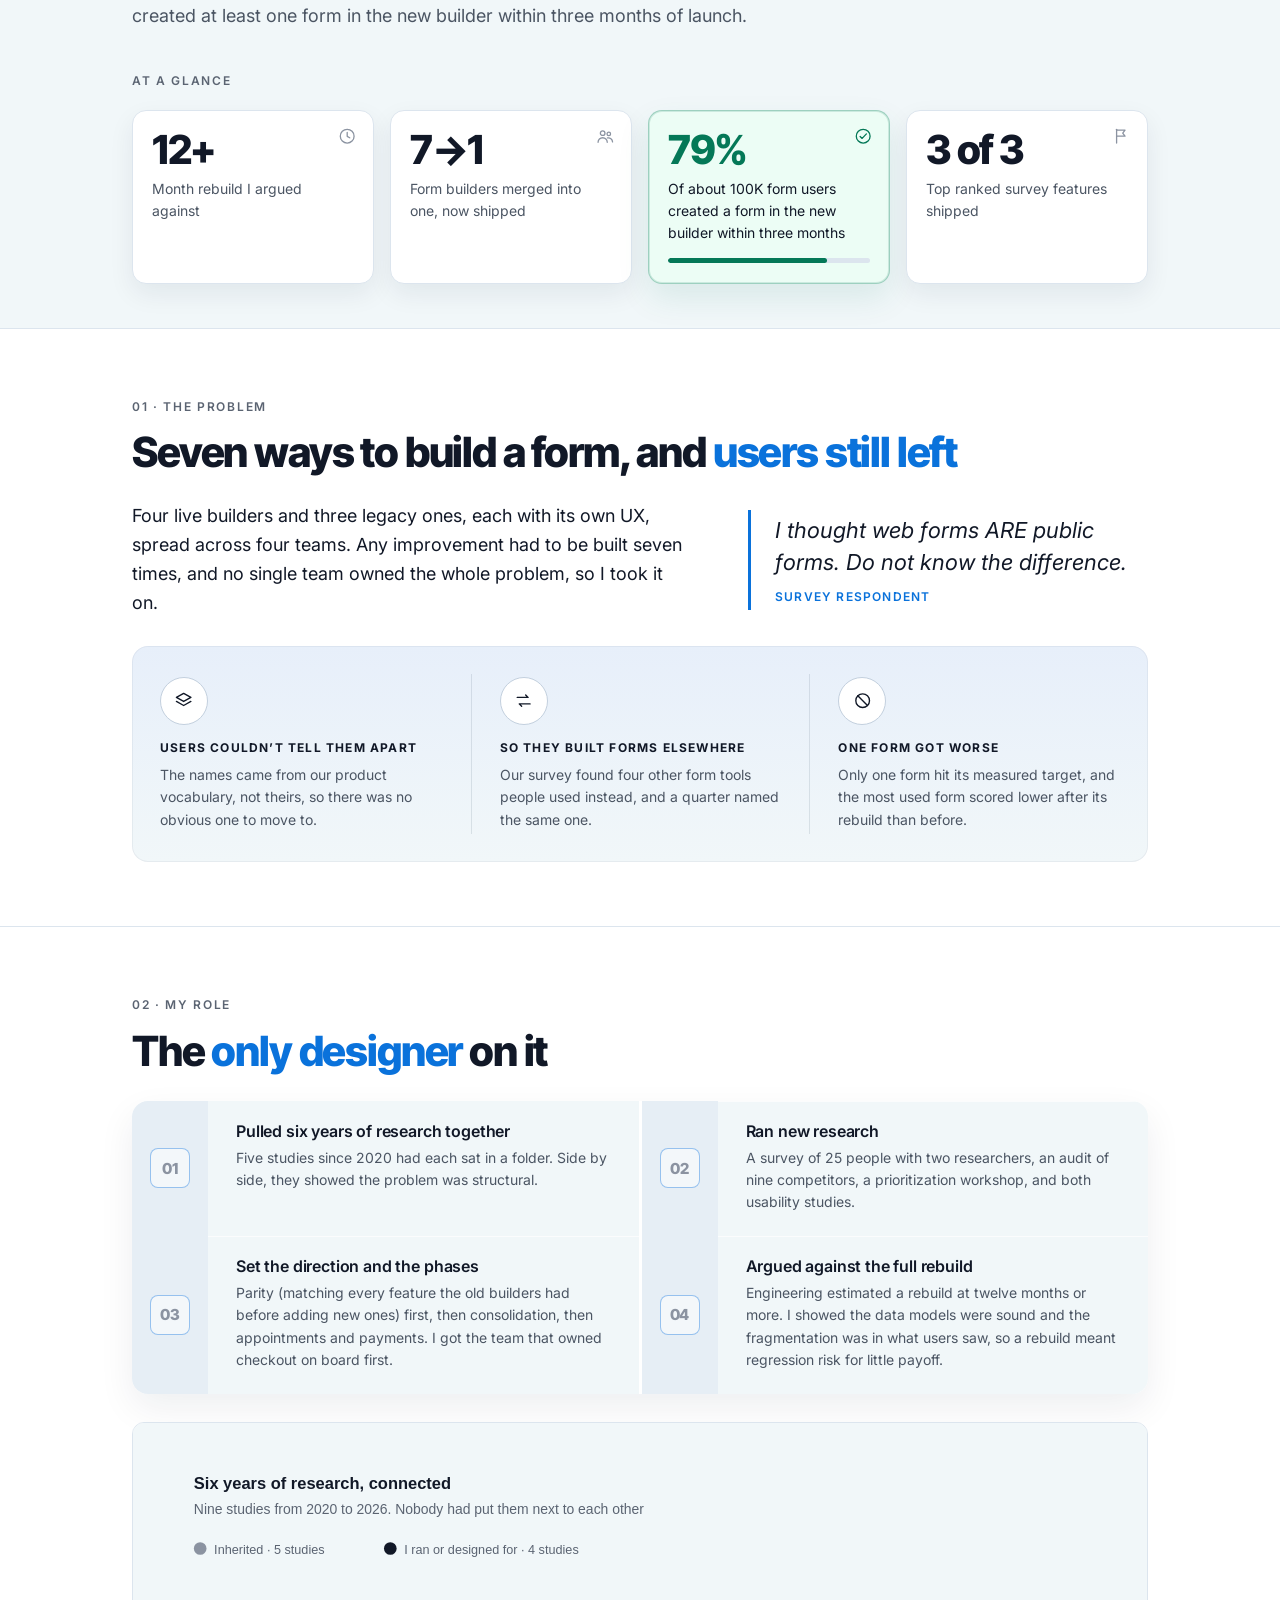
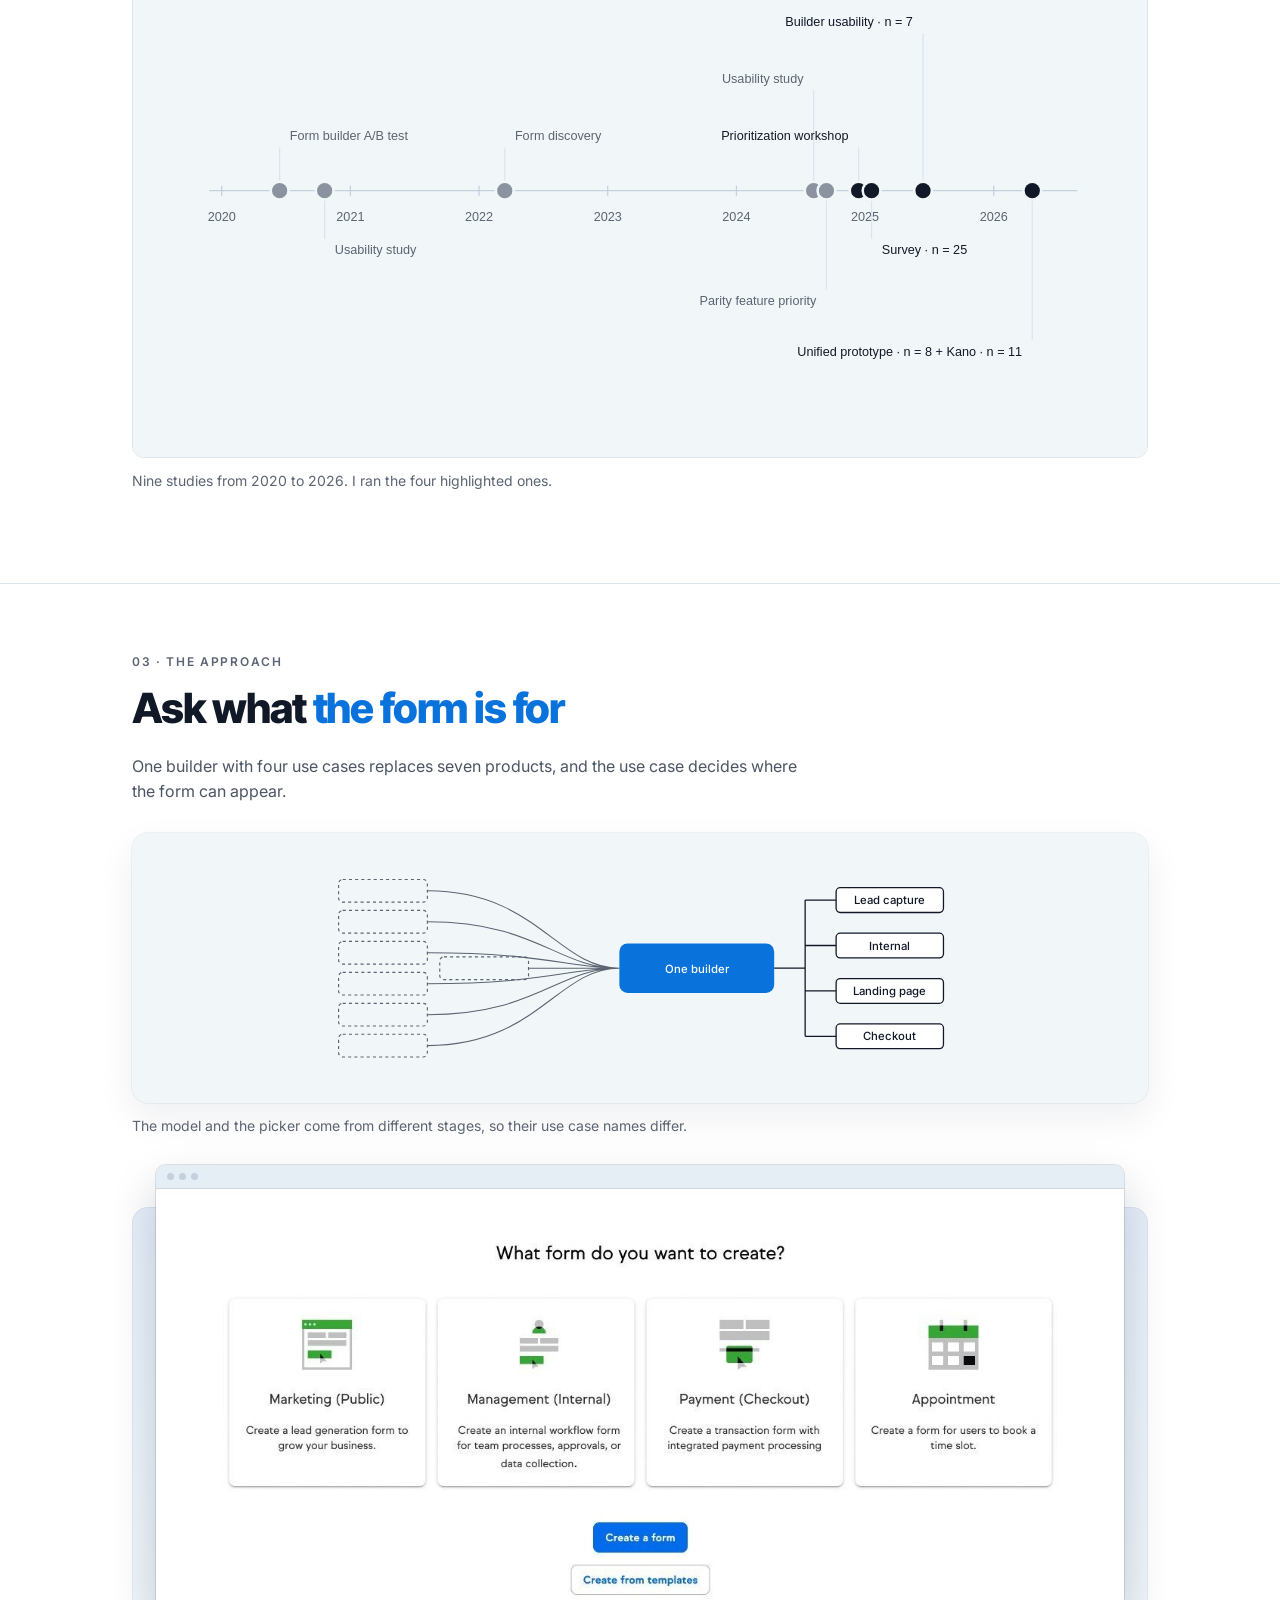
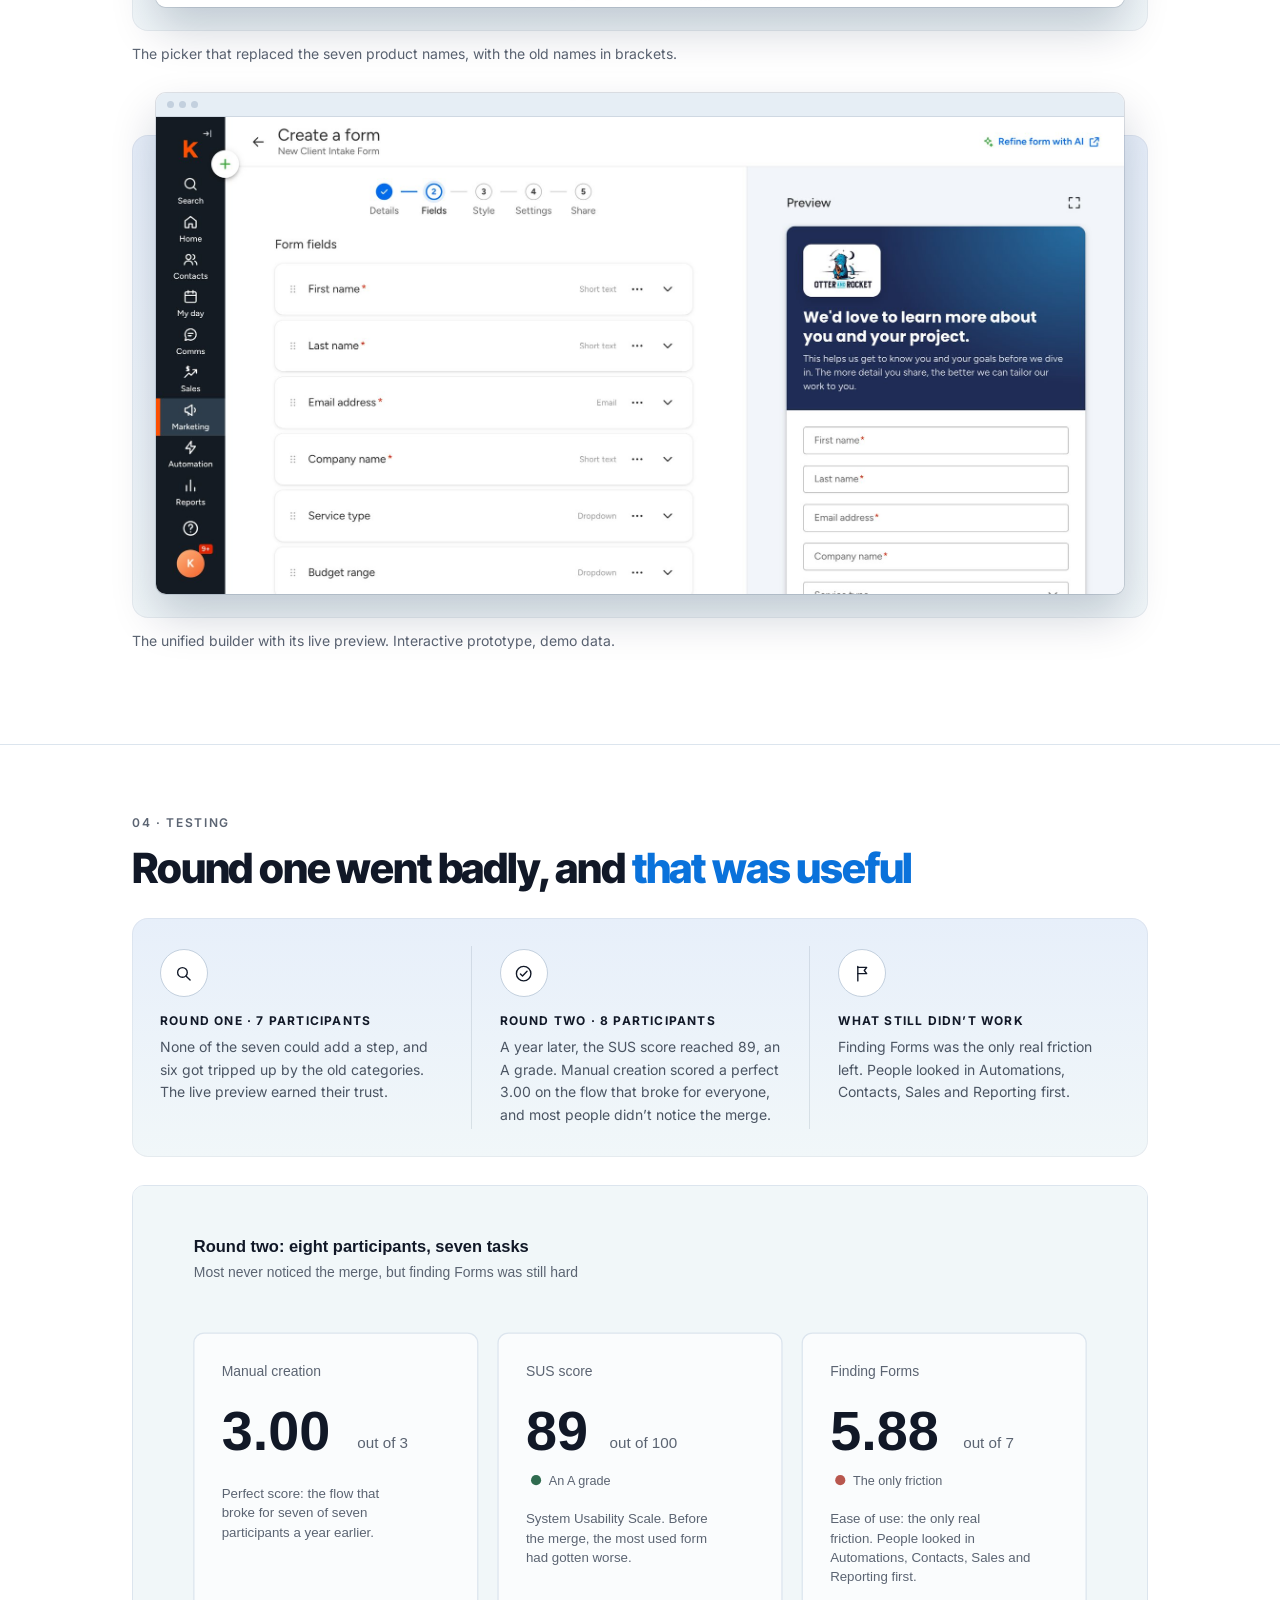
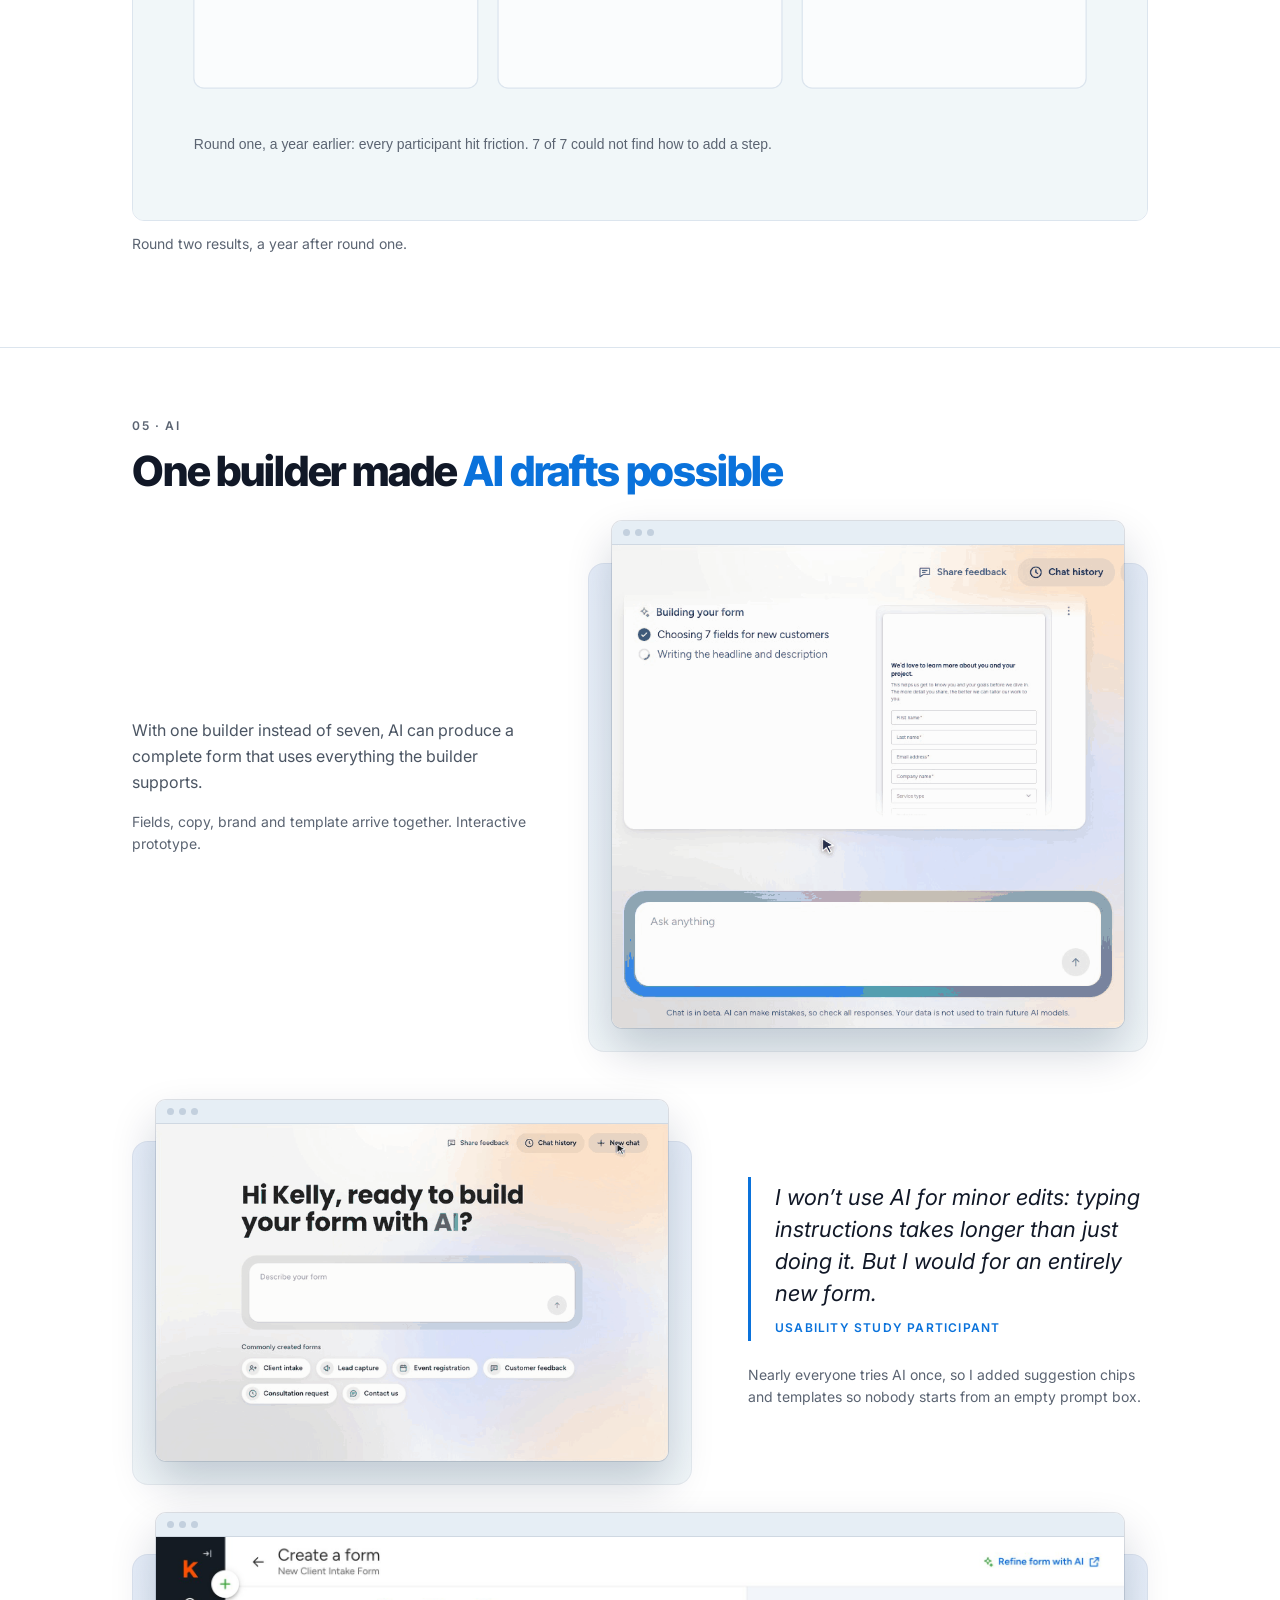
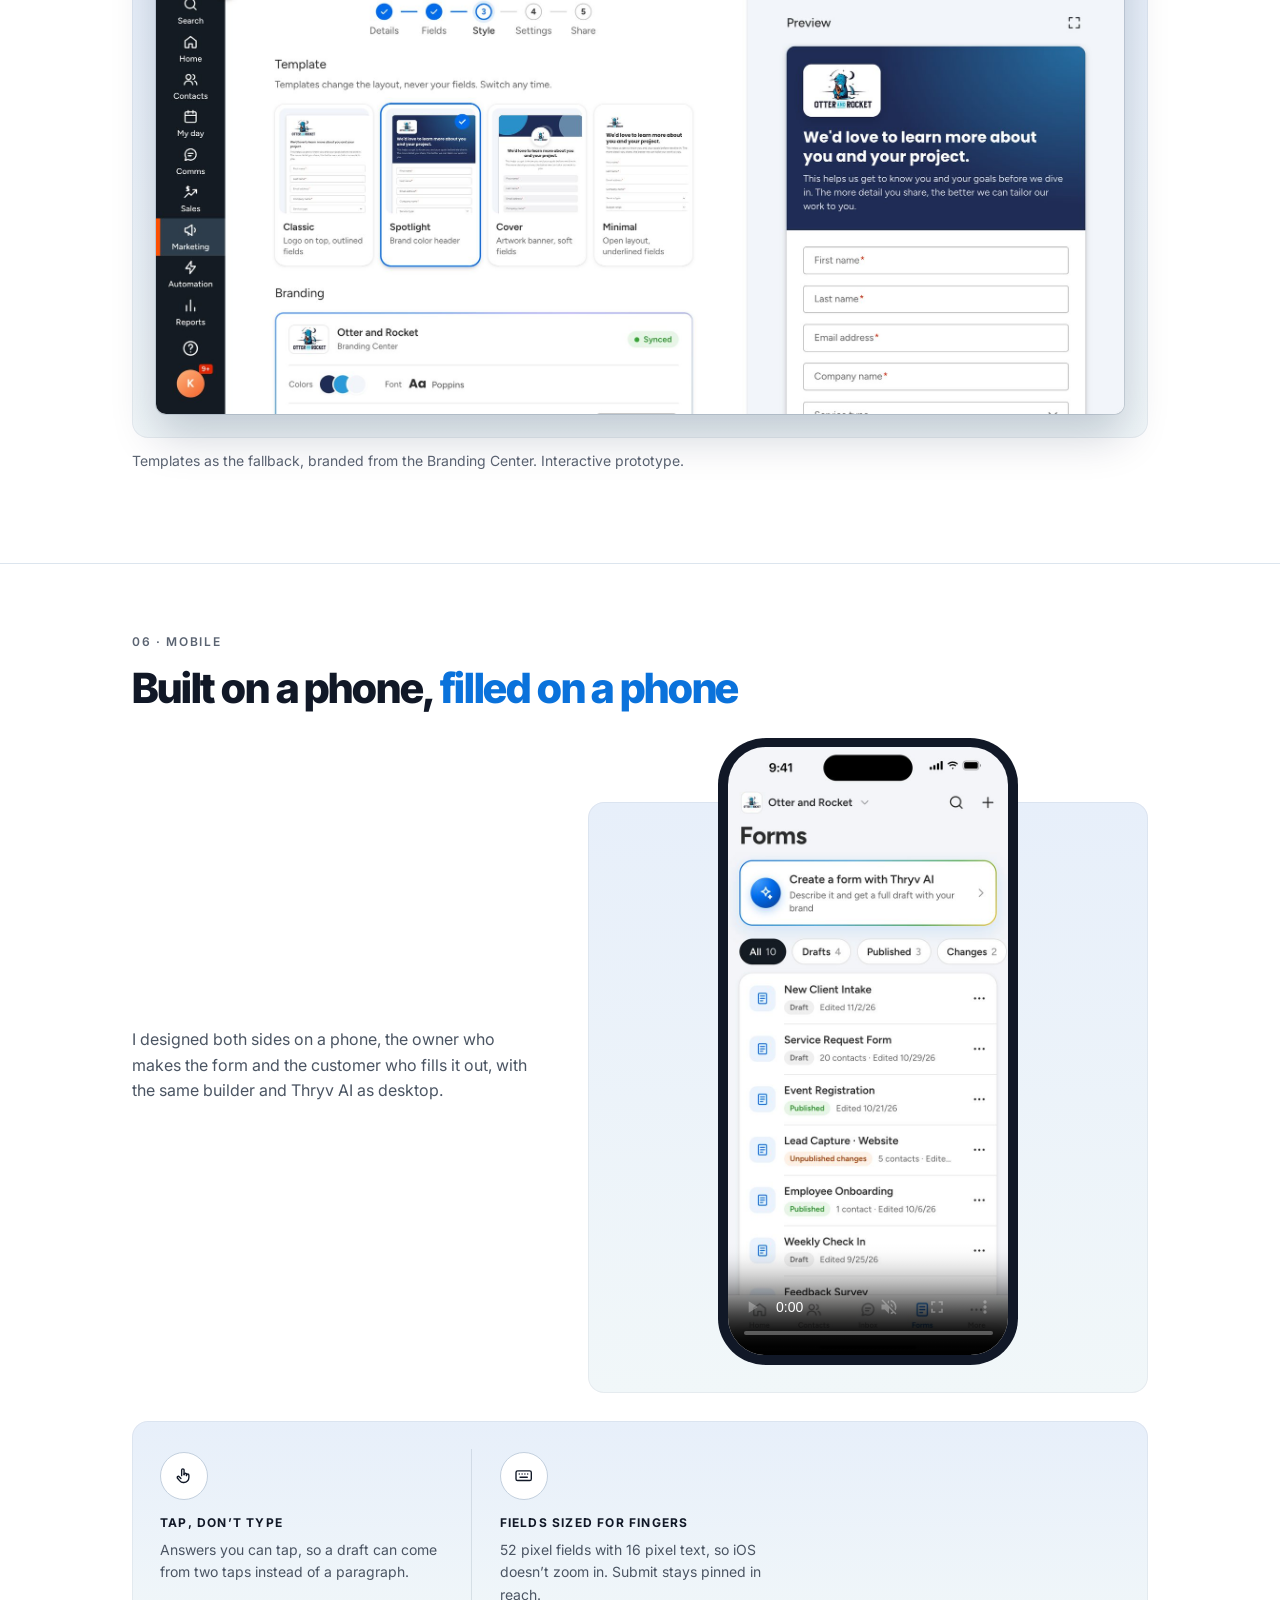
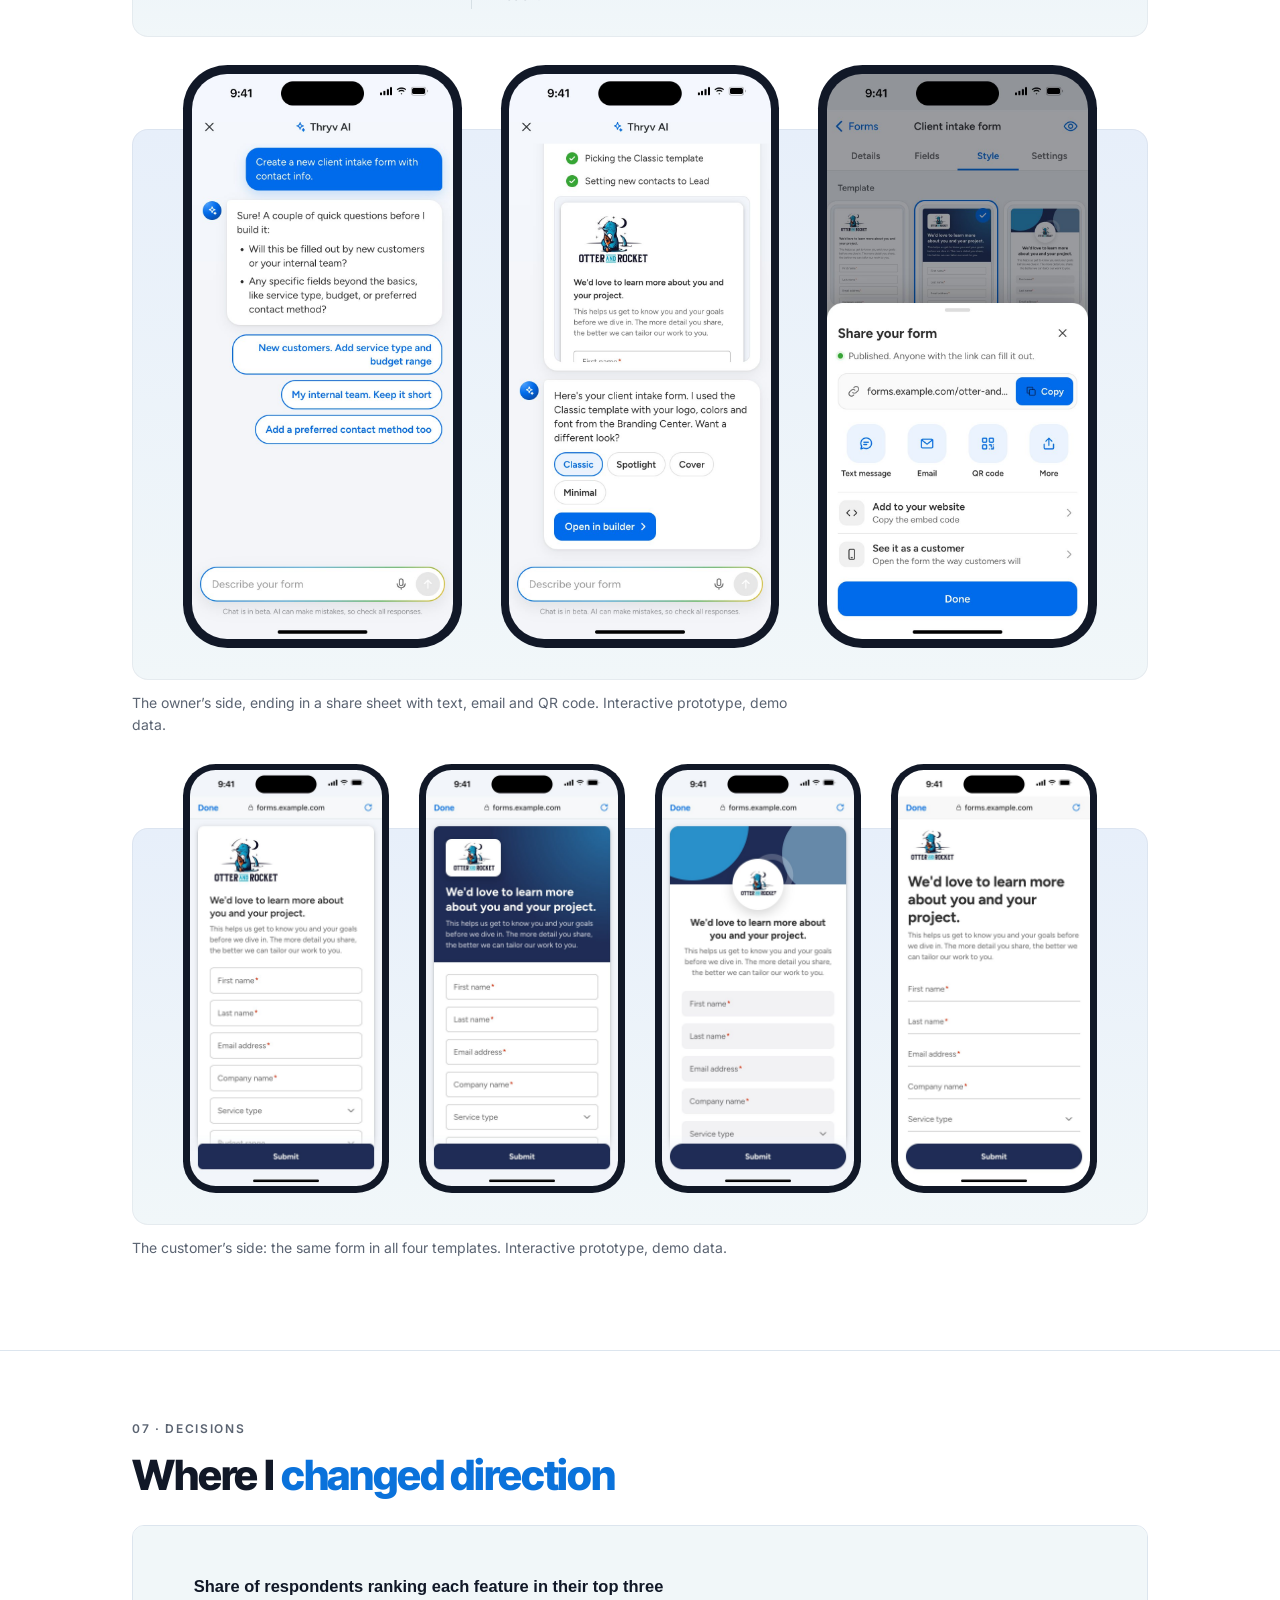
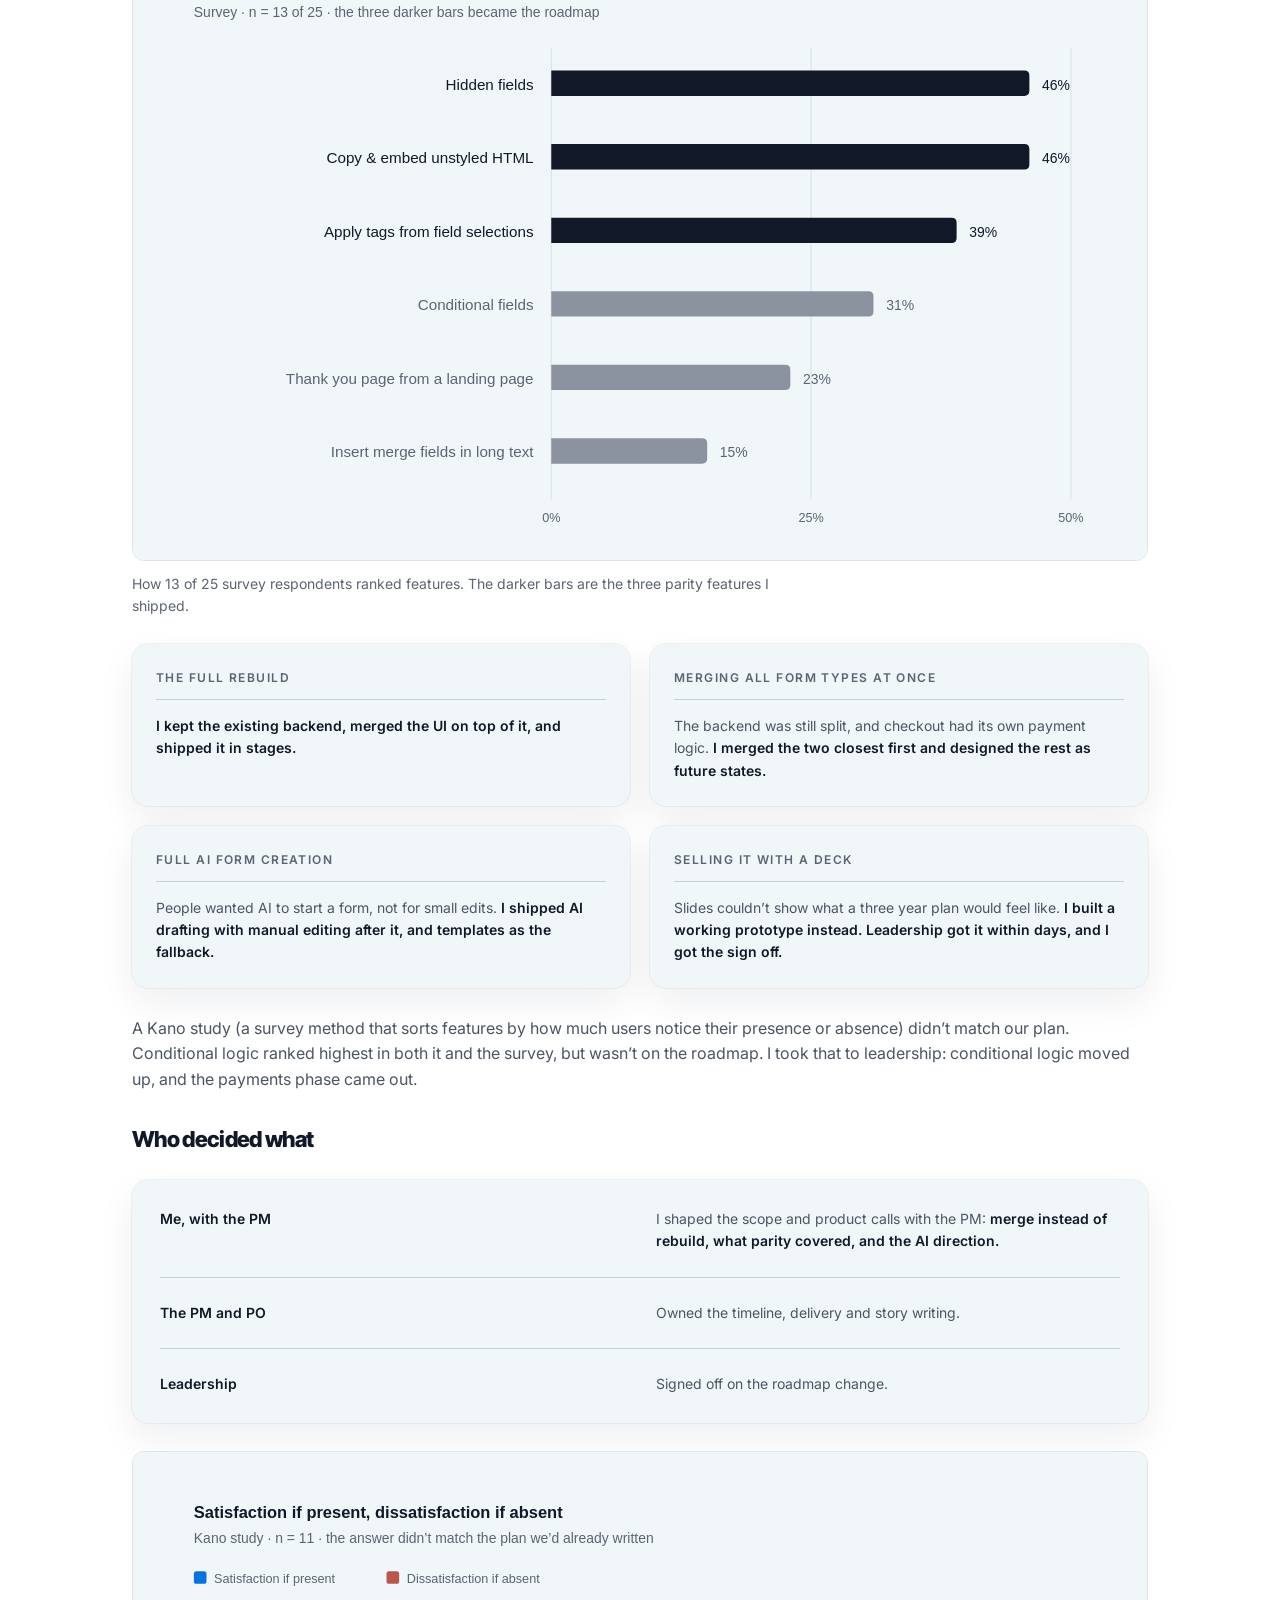
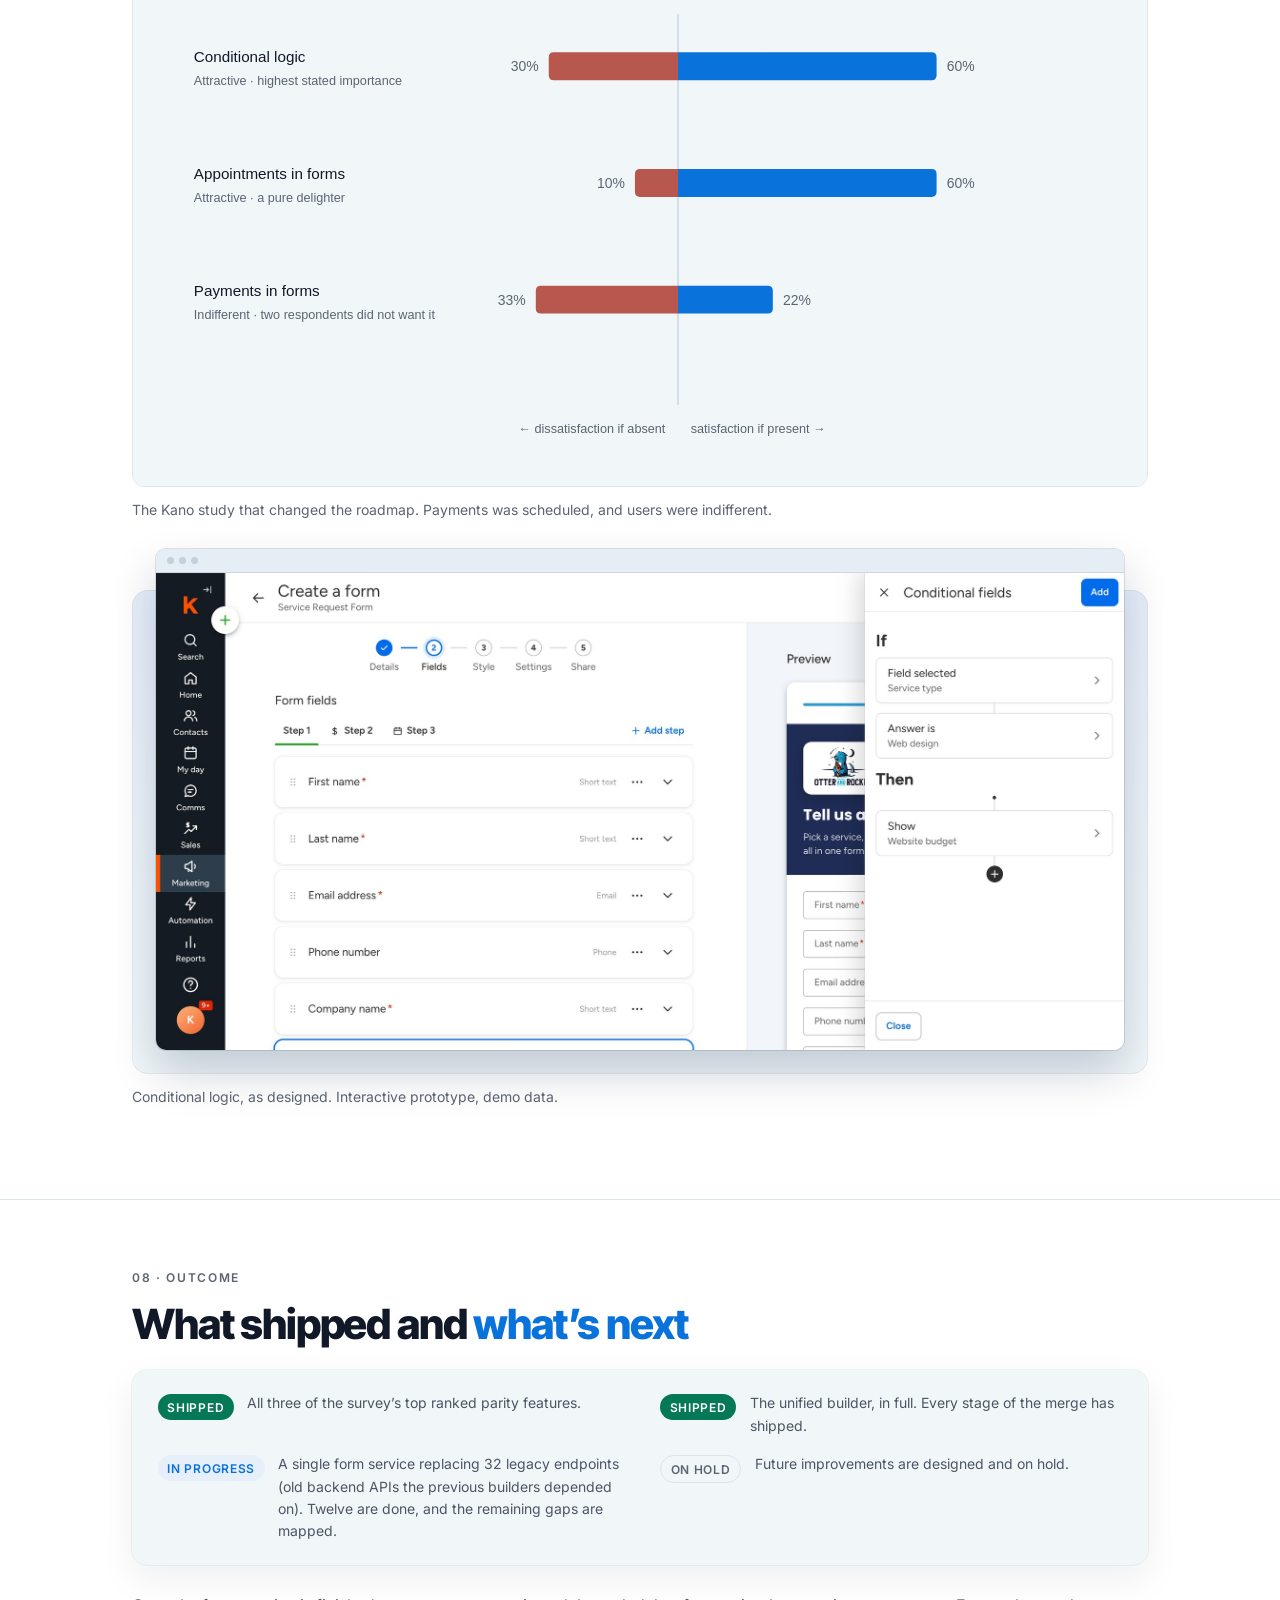
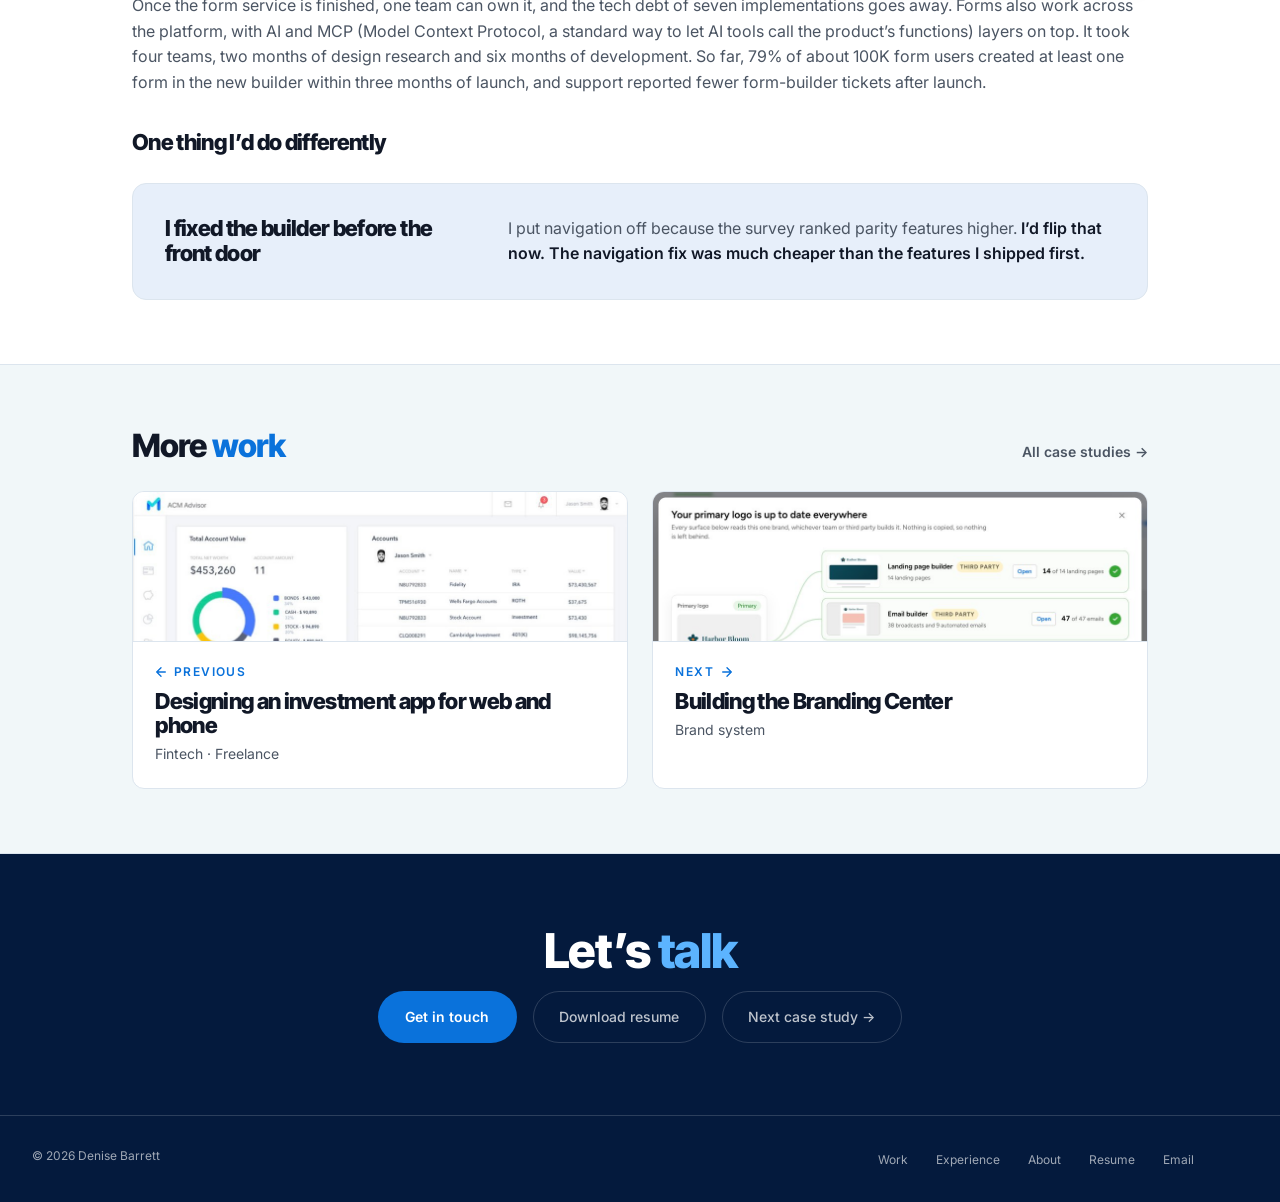
<file: case-form-unification.html>
<!DOCTYPE html>
<html lang="en">
<head>
<meta charset="UTF-8" />
<meta name="viewport" content="width=device-width, initial-scale=1.0" />
  <!-- Google Analytics -->
  <script async src="https://www.googletagmanager.com/gtag/js?id=G-DKC2318Z0C"></script>
  <script>window.dataLayer=window.dataLayer||[];function gtag(){dataLayer.push(arguments);}gtag('js',new Date());gtag('config','G-DKC2318Z0C');</script>
  <!-- End Google Analytics -->
<title>Merging seven form builders into one · Denise Barrett</title>
<meta name="description" content="How I designed one form builder to replace seven, as the only designer: pulling six years of past research together, arguing against a full rebuild, and using a Kano study to change the roadmap." />
<meta property="og:type" content="article" />
<meta property="og:site_name" content="Denise Barrett" />
<meta property="og:title" content="Merging seven form builders into one · Denise Barrett" />
<meta property="og:description" content="How I designed one form builder to replace seven, as the only designer: pulling six years of past research together, arguing against a full rebuild, and using a Kano study to change the roadmap." />
<meta property="og:url" content="https://dbyxdesign.com/case-form-unification.html" />
<meta property="og:image" content="https://dbyxdesign.com/img/fu-og.jpg" />
<meta property="og:image:width" content="1200" />
<meta property="og:image:height" content="630" />
<meta property="og:image:alt" content="The unified form builder in the interactive prototype: form fields on the left and a live preview of a client intake form on the right" />
<meta name="twitter:card" content="summary_large_image" />
<meta name="twitter:image" content="https://dbyxdesign.com/img/fu-og.jpg" />
<meta name="twitter:image:alt" content="The unified form builder in the interactive prototype: form fields on the left and a live preview of a client intake form on the right" />
<link rel="canonical" href="https://dbyxdesign.com/case-form-unification.html" />
<link rel="icon" href="favicon.ico" sizes="48x48" />
<link rel="icon" href="favicon.svg" type="image/svg+xml" />
<link rel="apple-touch-icon" href="apple-touch-icon.png" />
<link rel="preconnect" href="https://fonts.googleapis.com" />
<link rel="preconnect" href="https://fonts.gstatic.com" crossorigin />
<link href="https://fonts.googleapis.com/css2?family=Inter:wght@400;500;600;700;800&family=Inter+Tight:wght@500;600;700;800&display=swap" rel="stylesheet" />
<link rel="stylesheet" href="case.css" />
<meta name="robots" content="noindex" />
</head>
<body>
<svg width="0" height="0" style="position:absolute" aria-hidden="true" focusable="false"><symbol id="i-block" viewBox="0 0 24 24"><circle cx="12" cy="12" r="8.5"/><path d="M6 6l12 12"/></symbol><symbol id="i-check-circle" viewBox="0 0 24 24"><circle cx="12" cy="12" r="9"/><path d="M8 12.3l2.6 2.6L16.2 9"/></symbol><symbol id="i-clock" viewBox="0 0 24 24"><circle cx="12" cy="12" r="9"/><path d="M12 7.2v5l3.3 1.9"/></symbol><symbol id="i-flag" viewBox="0 0 24 24"><line x1="6" y1="3" x2="6" y2="21"/><path d="M6 4.2h11l-3 3.9 3 3.9H6"/></symbol><symbol id="i-layers" viewBox="0 0 24 24"><path d="M12 3l9 5-9 5-9-5 9-5z"/><path d="M3 13l9 5 9-5"/></symbol><symbol id="i-search" viewBox="0 0 24 24"><circle cx="10.5" cy="10.5" r="6"/><line x1="15.1" y1="15.1" x2="20" y2="20"/></symbol><symbol id="i-swap" viewBox="0 0 24 24"><path d="M4 8h13.5l-3-3"/><path d="M20 16H6.5l3 3"/></symbol><symbol id="i-users" viewBox="0 0 24 24"><circle cx="8.7" cy="8" r="3"/><path d="M2.7 20a6 6 0 0 1 12 0"/><circle cx="16.7" cy="9" r="2.3"/><path d="M15 14.3a5.5 5.5 0 0 1 6.6 5.2"/></symbol><symbol id="i-tap" viewBox="0 0 24 24"><path d="M9.5 12V5a1.5 1.5 0 0 1 3 0v6"/><path d="M12.5 10.5a1.5 1.5 0 0 1 3 0V12"/><path d="M15.5 11.5a1.5 1.5 0 0 1 3 0v2.8a6.2 6.2 0 0 1-6.2 6.2h-.8a5.6 5.6 0 0 1-4.3-2l-2.8-3.3a1.4 1.4 0 0 1 2.1-1.9l2.1 2.2"/></symbol><symbol id="i-phone" viewBox="0 0 24 24"><rect x="6.5" y="2.5" width="11" height="19" rx="2.5"/><line x1="10" y1="18.2" x2="14" y2="18.2"/></symbol><symbol id="i-keyboard" viewBox="0 0 24 24"><rect x="2.5" y="6" width="19" height="12" rx="2"/><line x1="6.5" y1="10" x2="6.6" y2="10"/><line x1="10" y1="10" x2="10.1" y2="10"/><line x1="13.5" y1="10" x2="13.6" y2="10"/><line x1="17" y1="10" x2="17.1" y2="10"/><line x1="7.5" y1="14" x2="16.5" y2="14"/></symbol></svg>
<a href="#main" class="skip-link">Skip to content</a>
<nav aria-label="Primary">
  <a href="index.html#work" class="nav-back">
    <svg width="14" height="14" viewBox="0 0 14 14" fill="none"><path d="M12 7H2M7 2L2 7l5 5" stroke="currentColor" stroke-width="1.5" stroke-linecap="round" stroke-linejoin="round"/></svg>
    All work
  </a>
  <div class="nav-right"><a href="img/denise-barrett-resume.pdf" class="nav-link" target="_blank" rel="noopener">Resume</a><a href="index.html#contact" class="nav-cta">Let&rsquo;s talk</a></div>
</nav>
<main id="main">
  <header class="case-hero">
    <div class="container">
      <span class="eyebrow">Case study &middot; Forms platform</span>
      <h1>Merging seven form <br>builders into one</h1>
      <p class="lede">I was the only designer. I did the research, designed the new builder, and used what I learned to change the roadmap.</p>
      <p style="margin-top:2rem;display:flex;flex-wrap:wrap;gap:.75rem"><a class="btn-light" href="img/fu-tour.mp4" data-tour><svg width="12" height="12" viewBox="0 0 12 12" fill="currentColor" aria-hidden="true"><path d="M3 1.8v8.4c0 .5.5.8 1 .5l6.6-4.2c.4-.3.4-.8 0-1.1L4 1.3c-.5-.3-1 0-1 .5z"/></svg>Watch the tour</a></p>
      <div class="meta-row six"><div class="meta"><span class="meta-k">Company</span><span class="meta-v">Keap</span></div><div class="meta"><span class="meta-k">Role</span><span class="meta-v">Sole designer&nbsp;&middot; end&nbsp;to&nbsp;end</span></div><div class="meta"><span class="meta-k">Team</span><span class="meta-v">1&nbsp;PM&nbsp;&middot; 1&nbsp;PO&nbsp;&middot; 1&nbsp;tech manager&nbsp;&middot; 1&nbsp;development team</span></div><div class="meta"><span class="meta-k">Research</span><span class="meta-v">2&nbsp;usability studies</span></div><div class="meta"><span class="meta-k">Timeframe</span><span class="meta-v">2025</span></div><div class="meta"><span class="meta-k">Focus</span><span class="meta-v">Research&nbsp;&middot; Systems&nbsp;&middot; AI&nbsp;&middot; Mobile</span></div></div>
      <div class="hero-cover"><video src="img/fu-prototype-loop.mp4" poster="img/fu-prototype-loop.jpg" width="1400" height="730" autoplay muted loop playsinline preload="metadata" aria-label="Recording of the prototype: picking Client intake in Thryv AI, answering two questions, the form building live with a checklist and preview, switching templates, then opening the draft in the unified builder"></video></div>
    </div>
  </header>
<nav class="jump" aria-label="On this page"><div class="container"><a href="#s01">The problem</a><a href="#s02">My role</a><a href="#s03">The approach</a><a href="#s04">Testing</a><a href="#s05">AI</a><a href="#s06">Mobile</a><a href="#s07">Decisions</a><a href="#s08">Outcome</a></div></nav>
<section class="glance" aria-label="TL;DR and at a glance"><div class="container">
<div class="tldr"><div class="sec-label">TL;DR</div><p>Keap had 7 form builders doing the same job, and no single team owned them. I argued for merging them into one builder on the existing backend instead of a 12+ month rebuild. That one builder has shipped in full, plus AI that drafts a complete form from a prompt. 79% of about 100K form users created at least one form in the new builder within three months of launch.</p></div>
<div class="sec-label">At a glance</div>
<div class="stats stats-4"><div><svg class="icon sc-icon" aria-hidden="true" focusable="false"><use href="#i-clock"/></svg><div class="stat-v">12+</div><div class="stat-l">Month rebuild I argued against</div></div><div><svg class="icon sc-icon" aria-hidden="true" focusable="false"><use href="#i-users"/></svg><div class="stat-v">7&rarr;1</div><div class="stat-l">Form builders merged into one, now shipped</div></div><div class="hi"><svg class="icon sc-icon" aria-hidden="true" focusable="false"><use href="#i-check-circle"/></svg><div class="stat-v">79%</div><div class="stat-l">Of about 100K form users created a form in the new builder within three months</div><span class="sc-bar" style="--v:79%"><i></i></span></div><div><svg class="icon sc-icon" aria-hidden="true" focusable="false"><use href="#i-flag"/></svg><div class="stat-v">3 of 3</div><div class="stat-l">Top ranked survey features shipped</div></div></div>
</div></section>
<section id="s01"><div class="container">
<div class="sec-label">01 &middot; The problem</div>
<h2>Seven ways to build a form, and <span class="hl">users still left</span></h2>
<div class="split"><p class="lead-p">Four live builders and three legacy ones, each with its own UX, spread across four teams. Any improvement had to be built seven times, and no single team owned the whole problem, so I took it on.</p><div class="quote pull">I thought web forms ARE public forms. Do not know the difference.<cite>Survey respondent</cite></div></div>
<div class="cards"><div class="card"><span class="ring"><svg class="icon" aria-hidden="true" focusable="false"><use href="#i-layers"/></svg></span><h3>Users couldn&rsquo;t tell them apart</h3><p>The names came from our product vocabulary, not theirs, so there was no obvious one to move to.</p></div><div class="card"><span class="ring"><svg class="icon" aria-hidden="true" focusable="false"><use href="#i-swap"/></svg></span><h3>So they built forms elsewhere</h3><p>Our survey found four other form tools people used instead, and a quarter named the same one.</p></div><div class="card"><span class="ring"><svg class="icon" aria-hidden="true" focusable="false"><use href="#i-block"/></svg></span><h3>One form got worse</h3><p>Only one form hit its measured target, and the most used form scored lower after its rebuild than before.</p></div></div>
</div></section>
<section id="s02"><div class="container">
<div class="sec-label">02 &middot; My role</div>
<h2>The <span class="hl">only designer</span> on it</h2>
<div class="moves grid2"><div class="move"><div class="move-n">01</div><div><h3>Pulled six years of research together</h3><p>Five studies since 2020 had each sat in a folder. Side by side, they showed the problem was structural.</p></div></div><div class="move"><div class="move-n">02</div><div><h3>Ran new research</h3><p>A survey of 25 people with two researchers, an audit of nine competitors, a prioritization workshop, and both usability studies.</p></div></div><div class="move"><div class="move-n">03</div><div><h3>Set the direction and the phases</h3><p>Parity (matching every feature the old builders had before adding new ones) first, then consolidation, then appointments and payments. I got the team that owned checkout on board first.</p></div></div><div class="move"><div class="move-n">04</div><div><h3>Argued against the full rebuild</h3><p>Engineering estimated a rebuild at twelve months or more. I showed the data models were sound and the fragmentation was in what users saw, so a rebuild meant regression risk for little payoff.</p></div></div></div>
<figure class="shot"><div class="pan" data-pan="end"><img src="img/viz-fu-timeline.svg" alt="Timeline of nine form studies from 2020 to 2026. Five came before me: a form builder A/B test, two usability studies, form discovery and a parity feature priority study. I ran or designed the other four: a prioritization workshop, a survey of 25 people, a builder usability study with 7 participants, and a unified prototype study with 8 participants plus a Kano study with 11." loading="lazy" width="800" height="500" /></div><figcaption>Nine studies from 2020 to 2026. I ran the four highlighted ones.</figcaption></figure>
</div></section>
<section id="s03"><div class="container">
<div class="sec-label">03 &middot; The approach</div>
<h2>Ask what <span class="hl">the form is for</span></h2>
<p>One builder with four use cases replaces seven products, and the use case decides where the form can appear.</p>
<figure class="shot diagram"><div class="band pan"><svg viewBox="0 0 620 200" xmlns="http://www.w3.org/2000/svg" role="img" aria-label="Seven separate form builders converging into one system with four use cases">
<g class="d-dash">
<rect x="18" y="14" width="86" height="22" rx="4"/><rect x="18" y="44" width="86" height="22" rx="4"/>
<rect x="18" y="74" width="86" height="22" rx="4"/><rect x="18" y="104" width="86" height="22" rx="4"/>
<rect x="18" y="134" width="86" height="22" rx="4"/><rect x="18" y="164" width="86" height="22" rx="4"/>
<rect x="116" y="89" width="86" height="22" rx="4"/>
</g>
<path d="M104 25 C210 25 230 100 290 100 M104 55 C210 55 230 100 290 100 M104 85 C220 85 240 100 290 100 M104 115 C220 115 240 100 290 100 M104 145 C210 145 230 100 290 100 M104 175 C210 175 230 100 290 100 M202 100 H290" class="d-faint"/>
<rect x="290" y="76" width="150" height="48" rx="8" class="d-accent"/><text x="365" y="105" class="on-accent">One builder</text>
<path d="M440 100 H470 M470 34 V166 M470 34 H500 M470 78 H500 M470 122 H500 M470 166 H500" class="d-line"/>
<g class="d-solid"><rect x="500" y="22" width="104" height="24" rx="4"/><rect x="500" y="66" width="104" height="24" rx="4"/><rect x="500" y="110" width="104" height="24" rx="4"/><rect x="500" y="154" width="104" height="24" rx="4"/></g>
<text x="552" y="38">Lead capture</text><text x="552" y="82">Internal</text><text x="552" y="126">Landing page</text><text x="552" y="170">Checkout</text>
</svg></div><figcaption>The model and the picker come from different stages, so their use case names differ.</figcaption></figure>
<figure class="shot screen"><div class="screen-frame" style="--shot-w:1280px"><div class="screen-win"><div class="screen-bar"></div><img src="img/screen-fu-picker.jpg" alt="Create form screen asking What form do you want to create, with four cards: Marketing (Public), Management (Internal), Payment (Checkout) and Appointment" loading="lazy" width="1280" height="553" /></div></div><figcaption>The picker that replaced the seven product names, with the old names in brackets.</figcaption></figure>
<figure class="shot screen"><div class="screen-frame" style="--shot-w:1400px"><div class="screen-win"><div class="screen-bar"></div><img src="img/fu-proto-builder.jpg" alt="The unified builder in the interactive prototype: a Details, Fields, Style, Settings, Share stepper above the client intake form fields, with a live branded preview of the form beside them" loading="lazy" width="2032" height="1001" /></div></div><figcaption>The unified builder with its live preview. Interactive prototype, demo data.</figcaption></figure>
</div></section>
<section id="s04"><div class="container">
<div class="sec-label">04 &middot; Testing</div>
<h2>Round one went badly, and <span class="hl">that was useful</span></h2>
<div class="cards"><div class="card"><span class="ring"><svg class="icon" aria-hidden="true" focusable="false"><use href="#i-search"/></svg></span><h3>Round one &middot; 7 participants</h3><p>None of the seven could add a step, and six got tripped up by the old categories. The live preview earned their trust.</p></div><div class="card"><span class="ring"><svg class="icon" aria-hidden="true" focusable="false"><use href="#i-check-circle"/></svg></span><h3>Round two &middot; 8 participants</h3><p>A year later, the SUS score reached 89, an A grade. Manual creation scored a perfect 3.00 on the flow that broke for everyone, and most people didn&rsquo;t notice the merge.</p></div><div class="card"><span class="ring"><svg class="icon" aria-hidden="true" focusable="false"><use href="#i-flag"/></svg></span><h3>What still didn&rsquo;t work</h3><p>Finding Forms was the only real friction left. People looked in Automations, Contacts, Sales and Reporting first.</p></div></div><figure class="shot"><div class="pan"><img src="img/viz-fu-testing.svg" alt="Round two, with eight participants and seven tasks. Manual creation scored a perfect 3.00 out of 3, on the flow that broke for all seven participants a year earlier. The SUS score reached 89 out of 100, an A grade, and most participants never noticed the merge. Finding Forms scored 5.88 out of 7 for ease of use, the only real friction. In round one, a year earlier, every participant hit friction and none of the seven could find how to add a step." loading="lazy" width="800" height="500" /></div><figcaption>Round two results, a year after round one.</figcaption></figure>
</div></section>
<section id="s05"><div class="container">
<div class="sec-label">05 &middot; AI</div>
<h2>One builder made <span class="hl">AI drafts possible</span></h2>
<div class="split media-right">
<div><p>With one builder instead of seven, AI can produce a complete form that uses everything the builder supports.</p><p class="note">Fields, copy, brand and template arrive together. Interactive prototype.</p></div>
<figure class="shot screen"><div class="screen-frame" style="--shot-w:732px"><div class="screen-win"><div class="screen-bar"></div><img src="img/fu-ai-build.gif" alt="Thryv AI building a client intake form: a checklist ticks off fields, copy, brand and template while a live preview assembles beside it, then template chips switch the look" loading="lazy" width="732" height="690" /></div></div></figure>
</div>
<div class="split media-left">
<figure class="shot screen"><div class="screen-frame" style="--shot-w:760px"><div class="screen-win"><div class="screen-bar"></div><img src="img/fu-ai-start.gif" alt="Thryv AI welcome screen: the prompt placeholder cycles through examples above commonly created forms, picking Client intake types the prompt, and Thryv AI answers with two quick questions" loading="lazy" width="760" height="500" /></div></div></figure>
<div><div class="quote pull">I won&rsquo;t use AI for minor edits: typing instructions takes longer than just doing it. But I would for an entirely new form.<cite>Usability study participant</cite></div><p class="note">Nearly everyone tries AI once, so I added suggestion chips and templates so nobody starts from an empty prompt box.</p></div>
</div>
<figure class="shot screen"><div class="screen-frame" style="--shot-w:1400px"><div class="screen-win"><div class="screen-bar"></div><img src="img/fu-proto-style.jpg" alt="The Style step in the interactive prototype: four template cards, Classic, Spotlight, Cover and Minimal, above a Branding card synced to the Branding Center, with the live preview beside them" loading="lazy" width="2032" height="1001" /></div></div><figcaption>Templates as the fallback, branded from the Branding Center. Interactive prototype.</figcaption></figure>
</div></section>
<section id="s06"><div class="container">
<div class="sec-label">06 &middot; Mobile</div>
<h2>Built on a phone, <span class="hl">filled on a phone</span></h2>
<div class="split media-right">
<div><p>I designed both sides on a phone, the owner who makes the form and the customer who fills it out, with the same builder and Thryv AI as desktop.</p></div>
<figure class="shot phones one"><div class="phone"><video data-src="img/fu-mobile-loop.mp4" poster="img/fu-mobile-loop.jpg" width="600" height="1298" muted loop playsinline preload="none" aria-label="Recording of the phone prototype: opening Thryv AI from the forms list, picking Client intake, tapping an answer, the form building with a checklist and preview, switching to Spotlight, opening the builder, then publishing and copying the link"></video></div></figure>
</div>
<div class="cards"><div class="card"><span class="ring"><svg class="icon" aria-hidden="true" focusable="false"><use href="#i-tap"/></svg></span><h3>Tap, don&rsquo;t type</h3><p>Answers you can tap, so a draft can come from two taps instead of a paragraph.</p></div><div class="card"><span class="ring"><svg class="icon" aria-hidden="true" focusable="false"><use href="#i-keyboard"/></svg></span><h3>Fields sized for fingers</h3><p>52 pixel fields with 16 pixel text, so iOS doesn&rsquo;t zoom in. Submit stays pinned in reach.</p></div></div>
<figure class="shot"><div class="phones"><div class="phone"><img src="img/fu-m-questions.jpg" alt="Thryv AI on a phone asking two questions about a client intake form, with three answers to tap: new customers, my internal team, or add a preferred contact method" loading="lazy" width="780" height="1688" /></div><div class="phone"><img src="img/fu-m-result.jpg" alt="The built form in the Thryv AI chat on a phone: every checklist step done, a preview with the Otter and Rocket logo, template chips for Classic, Spotlight, Cover and Minimal, and an Open in builder button" loading="lazy" width="780" height="1688" /></div><div class="phone"><img src="img/fu-m-share.jpg" alt="The share sheet on a phone over the builder: the form is published, the link has a Copy button, and there are buttons for Text message, Email, QR code and More" loading="lazy" width="780" height="1688" /></div></div><figcaption>The owner&rsquo;s side, ending in a share sheet with text, email and QR code. Interactive prototype, demo data.</figcaption></figure>
<figure class="shot"><div class="phones four"><div class="phone"><img src="img/fu-m-classic.jpg" alt="The client intake form at phone width in the Classic template: logo on top, outlined fields, and Submit pinned to the bottom" loading="lazy" width="780" height="1688" /></div><div class="phone"><img src="img/fu-m-spotlight.jpg" alt="The same form in the Spotlight template: a navy header band with the headline in white" loading="lazy" width="780" height="1688" /></div><div class="phone"><img src="img/fu-m-cover.jpg" alt="The same form in the Cover template: an artwork banner, a round logo and soft filled fields" loading="lazy" width="780" height="1688" /></div><div class="phone"><img src="img/fu-m-minimal.jpg" alt="The same form in the Minimal template: a large headline on white with underlined fields" loading="lazy" width="780" height="1688" /></div></div><figcaption>The customer&rsquo;s side: the same form in all four templates. Interactive prototype, demo data.</figcaption></figure>
</div></section>
<section id="s07"><div class="container">
<div class="sec-label">07 &middot; Decisions</div>
<h2>Where I <span class="hl">changed direction</span></h2>
<figure class="shot"><div class="pan"><img src="img/viz-fu-ranking.svg" alt="Bar chart of the share of survey respondents who ranked each feature in their top three, from 13 of the 25: hidden fields 46%, copy and embed unstyled HTML 46%, apply tags from field selections 39%, conditional fields 31%, thank you page from a landing page 23%, and insert merge fields in long text 15%. The top three are emphasized." loading="lazy" width="800" height="500" /></div><figcaption>How 13 of 25 survey respondents ranked features. The darker bars are the three parity features I shipped.</figcaption></figure>
<div class="dec dec-grid"><div class="dec-row"><div class="dec-q">The full rebuild</div><div class="dec-a"><strong>I kept the existing backend, merged the UI on top of it, and shipped it in stages.</strong></div></div><div class="dec-row"><div class="dec-q">Merging all form types at once</div><div class="dec-a">The backend was still split, and checkout had its own payment logic. <strong>I merged the two closest first and designed the rest as future states.</strong></div></div><div class="dec-row"><div class="dec-q">Full AI form creation</div><div class="dec-a">People wanted AI to start a form, not for small edits. <strong>I shipped AI drafting with manual editing after it, and templates as the fallback.</strong></div></div><div class="dec-row"><div class="dec-q">Selling it with a deck</div><div class="dec-a">Slides couldn&rsquo;t show what a three year plan would feel like. <strong>I built a working prototype instead. Leadership got it within days, and I got the sign off.</strong></div></div></div>
<div class="after"><p>A Kano study (a survey method that sorts features by how much users notice their presence or absence) didn&rsquo;t match our plan. Conditional logic ranked highest in both it and the survey, but wasn&rsquo;t on the roadmap. I took that to leadership: conditional logic moved up, and the payments phase came out.</p></div>
<h3 class="revisit-h">Who decided what</h3>
<div class="dec"><div class="dec-row"><div class="dec-q">Me, with the PM</div><div class="dec-a">I shaped the scope and product calls with the PM: <strong>merge instead of rebuild, what parity covered, and the AI direction.</strong></div></div><div class="dec-row"><div class="dec-q">The PM and PO</div><div class="dec-a">Owned the timeline, delivery and story writing.</div></div><div class="dec-row"><div class="dec-q">Leadership</div><div class="dec-a">Signed off on the roadmap change.</div></div></div>
<figure class="shot"><div class="pan"><img src="img/viz-fu-kano.svg" alt="Kano study with 11 participants, showing satisfaction if present and dissatisfaction if absent. Conditional logic: 60% and 30%, attractive, with the highest stated importance. Appointments in forms: 60% and 10%, attractive. Payments in forms: 22% and 33%, indifferent, and two respondents did not want it." loading="lazy" width="800" height="500" /></div><figcaption>The Kano study that changed the roadmap. Payments was scheduled, and users were indifferent.</figcaption></figure>
<figure class="shot screen"><div class="screen-frame" style="--shot-w:1400px"><div class="screen-win"><div class="screen-bar"></div><img src="img/fu-proto-cond.jpg" alt="Conditional fields in the interactive prototype: a panel reading If Service type is Web design, Then show Website budget, open beside a three step Service Request Form" loading="lazy" width="2032" height="1001" /></div></div><figcaption>Conditional logic, as designed. Interactive prototype, demo data.</figcaption></figure>
</div></section>
<section id="s08"><div class="container">
<div class="sec-label">08 &middot; Outcome</div>
<h2>What shipped and <span class="hl">what&rsquo;s next</span></h2>
<div class="status grid2"><div class="st"><span class="pill ship">Shipped</span><span class="st-b">All three of the survey&rsquo;s top ranked parity features.</span></div><div class="st"><span class="pill ship">Shipped</span><span class="st-b">The unified builder, in full. Every stage of the merge has shipped.</span></div><div class="st"><span class="pill prog">In progress</span><span class="st-b">A single form service replacing 32 legacy endpoints (old backend APIs the previous builders depended on). Twelve are done, and the remaining gaps are mapped.</span></div><div class="st"><span class="pill park">On hold</span><span class="st-b">Future improvements are designed and on hold.</span></div></div>
<div class="after"><p>Once the form service is finished, one team can own it, and the tech debt of seven implementations goes away. Forms also work across the platform, with AI and MCP (Model Context Protocol, a standard way to let AI tools call the product&rsquo;s functions) layers on top. It took four teams, two months of design research and six months of development. So far, 79% of about 100K form users created at least one form in the new builder within three months of launch, and support reported fewer form-builder tickets after launch.</p></div>
<h3 class="revisit-h">One thing I&rsquo;d do differently</h3>
<div class="dec dec-lesson"><div class="dec-row"><div class="dec-q">I fixed the builder before the front door</div><div class="dec-a">I put navigation off because the survey ranked parity features higher. <strong>I&rsquo;d flip that now. The navigation fix was much cheaper than the features I shipped first.</strong></div></div></div>
</div></section>

</main>
<section class="more">
  <div class="container">
    <div class="more-head"><h2>More <span class="hl">work</span></h2><a class="more-all" href="index.html#work">All case studies &rarr;</a></div>
    <div class="more-grid">
      <a class="more-card" href="case-widget-cloud.html"><div class="more-thumb"><img src="img/wc-more.jpg" alt="Investment dashboard with total account value as a donut chart and a list of accounts" loading="lazy" /></div><div class="more-body"><div class="more-dir"><svg width="12" height="12" viewBox="0 0 14 14" fill="none"><path d="M12 7H2M7 2L2 7l5 5" stroke="currentColor" stroke-width="1.6" stroke-linecap="round" stroke-linejoin="round"/></svg>Previous</div><h3>Designing an investment app for web and phone</h3><p>Fintech &middot; Freelance</p></div></a>
      <a class="more-card" href="case-branding-center.html"><div class="more-thumb"><img src="img/more-bc.jpg" alt="One primary logo updated across the landing page, email and popup builders and shared content" loading="lazy" /></div><div class="more-body"><div class="more-dir">Next <svg width="12" height="12" viewBox="0 0 14 14" fill="none"><path d="M2 7h10M7 2l5 5-5 5" stroke="currentColor" stroke-width="1.6" stroke-linecap="round" stroke-linejoin="round"/></svg></div><h3>Building the Branding Center</h3><p>Brand system</p></div></a>
    </div>
  </div>
</section>
<section class="next">
  <div class="container">
    <h2>Let&rsquo;s <span class="hl">talk</span></h2>
    <div class="next-actions">
      <a href="mailto:denisexue106@gmail.com" class="btn-light">Get in touch</a>
      <a href="img/denise-barrett-resume.pdf" class="btn-out" download="Denise-Barrett-Resume.pdf">Download resume</a>
      <a href="case-branding-center.html" class="btn-out">Next case study &rarr;</a>
    </div>
  </div>
</section>
<button id="to-top" class="to-top" aria-label="Back to top" hidden>↑</button>
<footer>
  <span>&copy; 2026 Denise Barrett</span>
  <ul class="footer-links"><li><a href="index.html#work">Work</a></li><li><a href="experience.html">Experience</a></li><li><a href="about.html">About</a></li><li><a href="img/denise-barrett-resume.pdf" target="_blank" rel="noopener">Resume</a></li><li><a href="mailto:denisexue106@gmail.com">Email</a></li></ul>
</footer>
<dialog class="tour-dlg" aria-label="Prototype tour"><div class="tour-box"><button type="button" class="tour-x" aria-label="Close the tour"><svg width="14" height="14" viewBox="0 0 14 14" fill="none" aria-hidden="true"><path d="M2 2l10 10M12 2L2 12" stroke="currentColor" stroke-width="1.6" stroke-linecap="round"/></svg></button><video controls playsinline preload="none"></video></div></dialog>
<script>
/* respect reduced motion: no autoplaying loops, controls instead */
if(matchMedia('(prefers-reduced-motion: reduce)').matches)document.querySelectorAll('video[autoplay]').forEach(function(v){v.removeAttribute('autoplay');v.pause();v.controls=true;});
(function(){var b=document.getElementById('to-top');if(!b)return;var rm=matchMedia('(prefers-reduced-motion: reduce)').matches;addEventListener('scroll',function(){b.hidden=scrollY<600},{passive:true});b.addEventListener('click',function(){scrollTo({top:0,behavior:rm?'auto':'smooth'})});})();
/* the tour plays on the page, in a dialog, instead of opening a bare video file */
(function(){var d=document.querySelector('.tour-dlg'),a=document.querySelector('a[data-tour]');if(!d||!a||typeof d.showModal!=='function')return;var v=d.querySelector('video');a.addEventListener('click',function(e){if(e.metaKey||e.ctrlKey||e.shiftKey||e.altKey)return;e.preventDefault();if(!v.getAttribute('src'))v.src=a.getAttribute('href');d.showModal();var p=v.play();if(p&&p.catch)p.catch(function(){});});d.querySelector('.tour-x').addEventListener('click',function(){d.close();});d.addEventListener('click',function(e){if(e.target===d)d.close();});d.addEventListener('close',function(){v.pause();a.focus();});})();
</script>
<script>
/* the phone loop sits far down the page, so it loads and plays only once it is near the screen */
(function(){var vs=document.querySelectorAll('video[data-src]');if(!vs.length)return;var rm=matchMedia('(prefers-reduced-motion: reduce)').matches;function go(v){v.src=v.getAttribute('data-src');v.removeAttribute('data-src');if(rm){v.controls=true;v.preload='metadata';return;}v.muted=true;var p=v.play();if(p&&p.catch)p.catch(function(){v.controls=true;});}if(!('IntersectionObserver' in window)){vs.forEach(go);return;}var io=new IntersectionObserver(function(es){es.forEach(function(e){if(e.isIntersecting){io.unobserve(e.target);go(e.target);}});},{rootMargin:'600px 0px'});vs.forEach(function(v){io.observe(v);});})();
</script>
<script>
/* on a phone the research timeline pans; it opens at its right end, where the studies I ran are */
addEventListener('load',function(){var p=document.querySelector('.pan[data-pan="end"]');if(p&&p.scrollWidth>p.clientWidth)p.scrollLeft=p.scrollWidth;},{once:true});
</script>
<script src="zoom.js" defer></script>
<script src="case.js" defer></script>
</body>
</html>
</file>
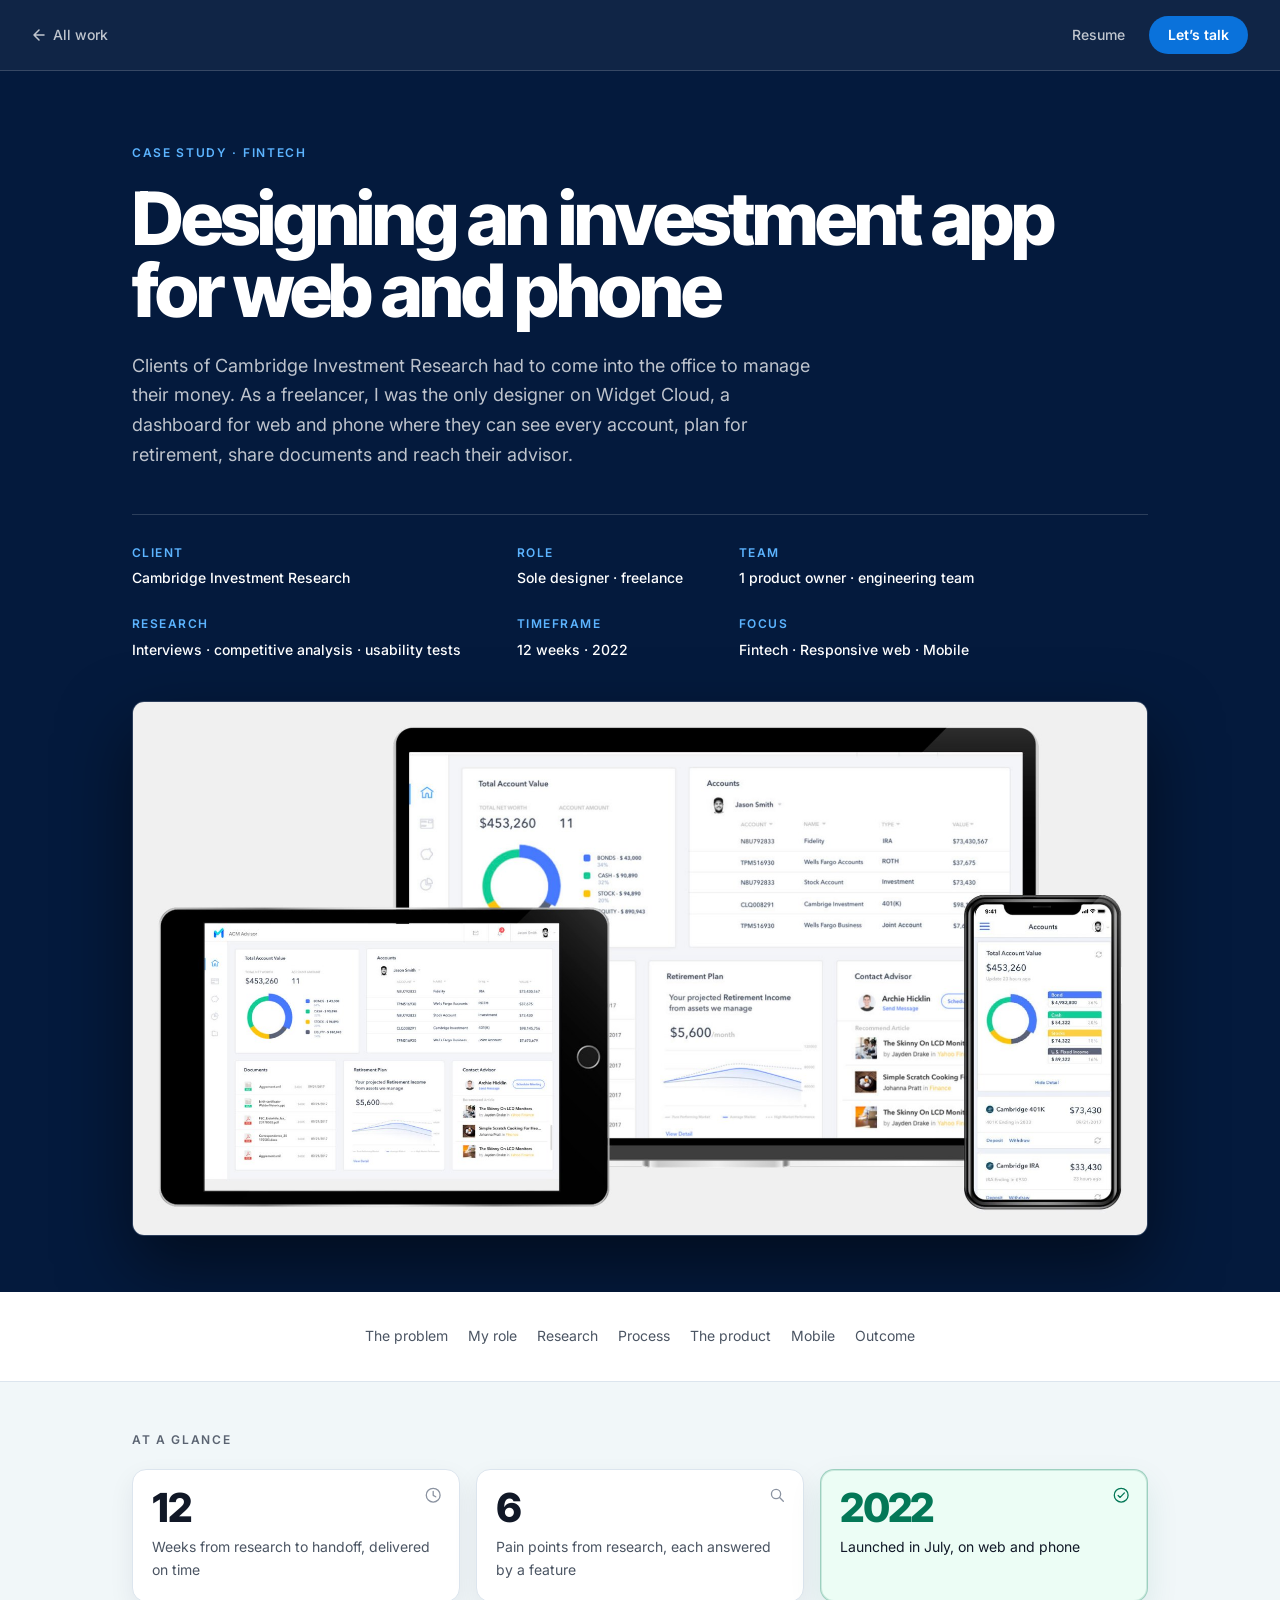
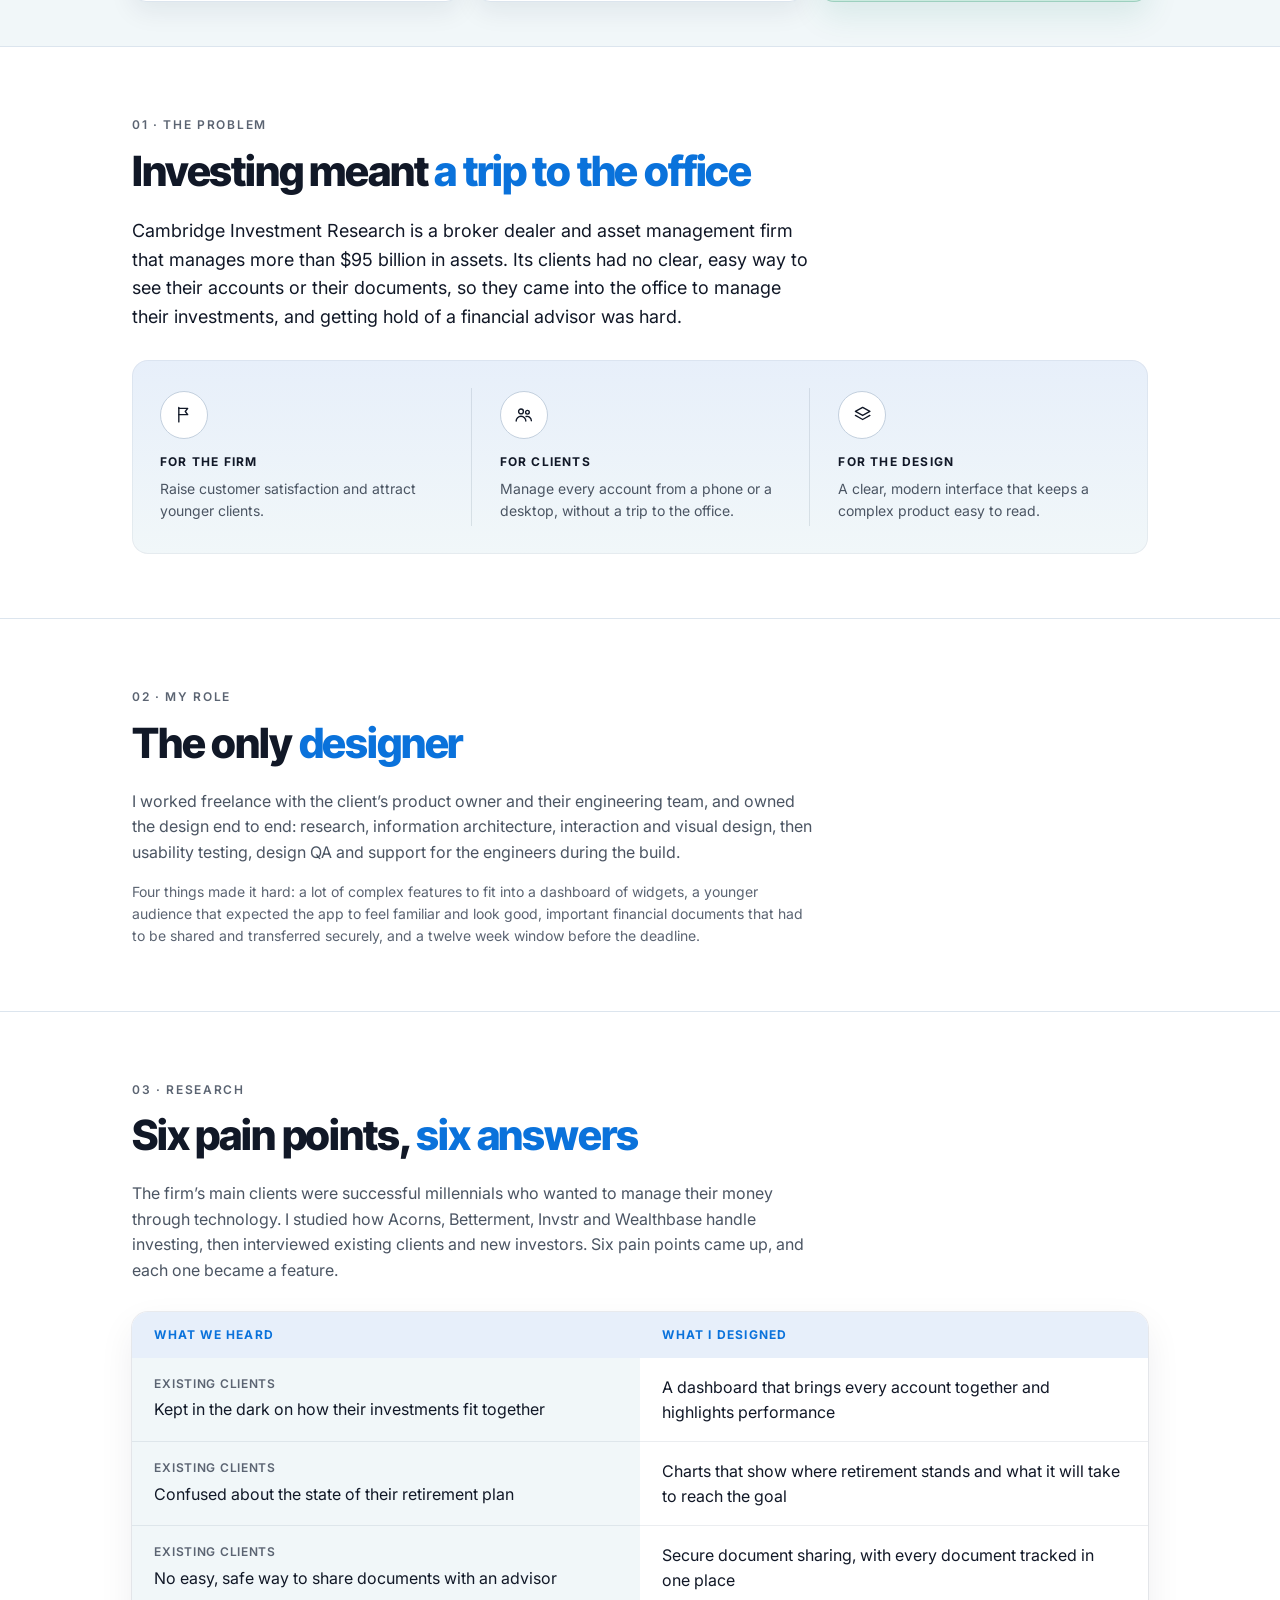
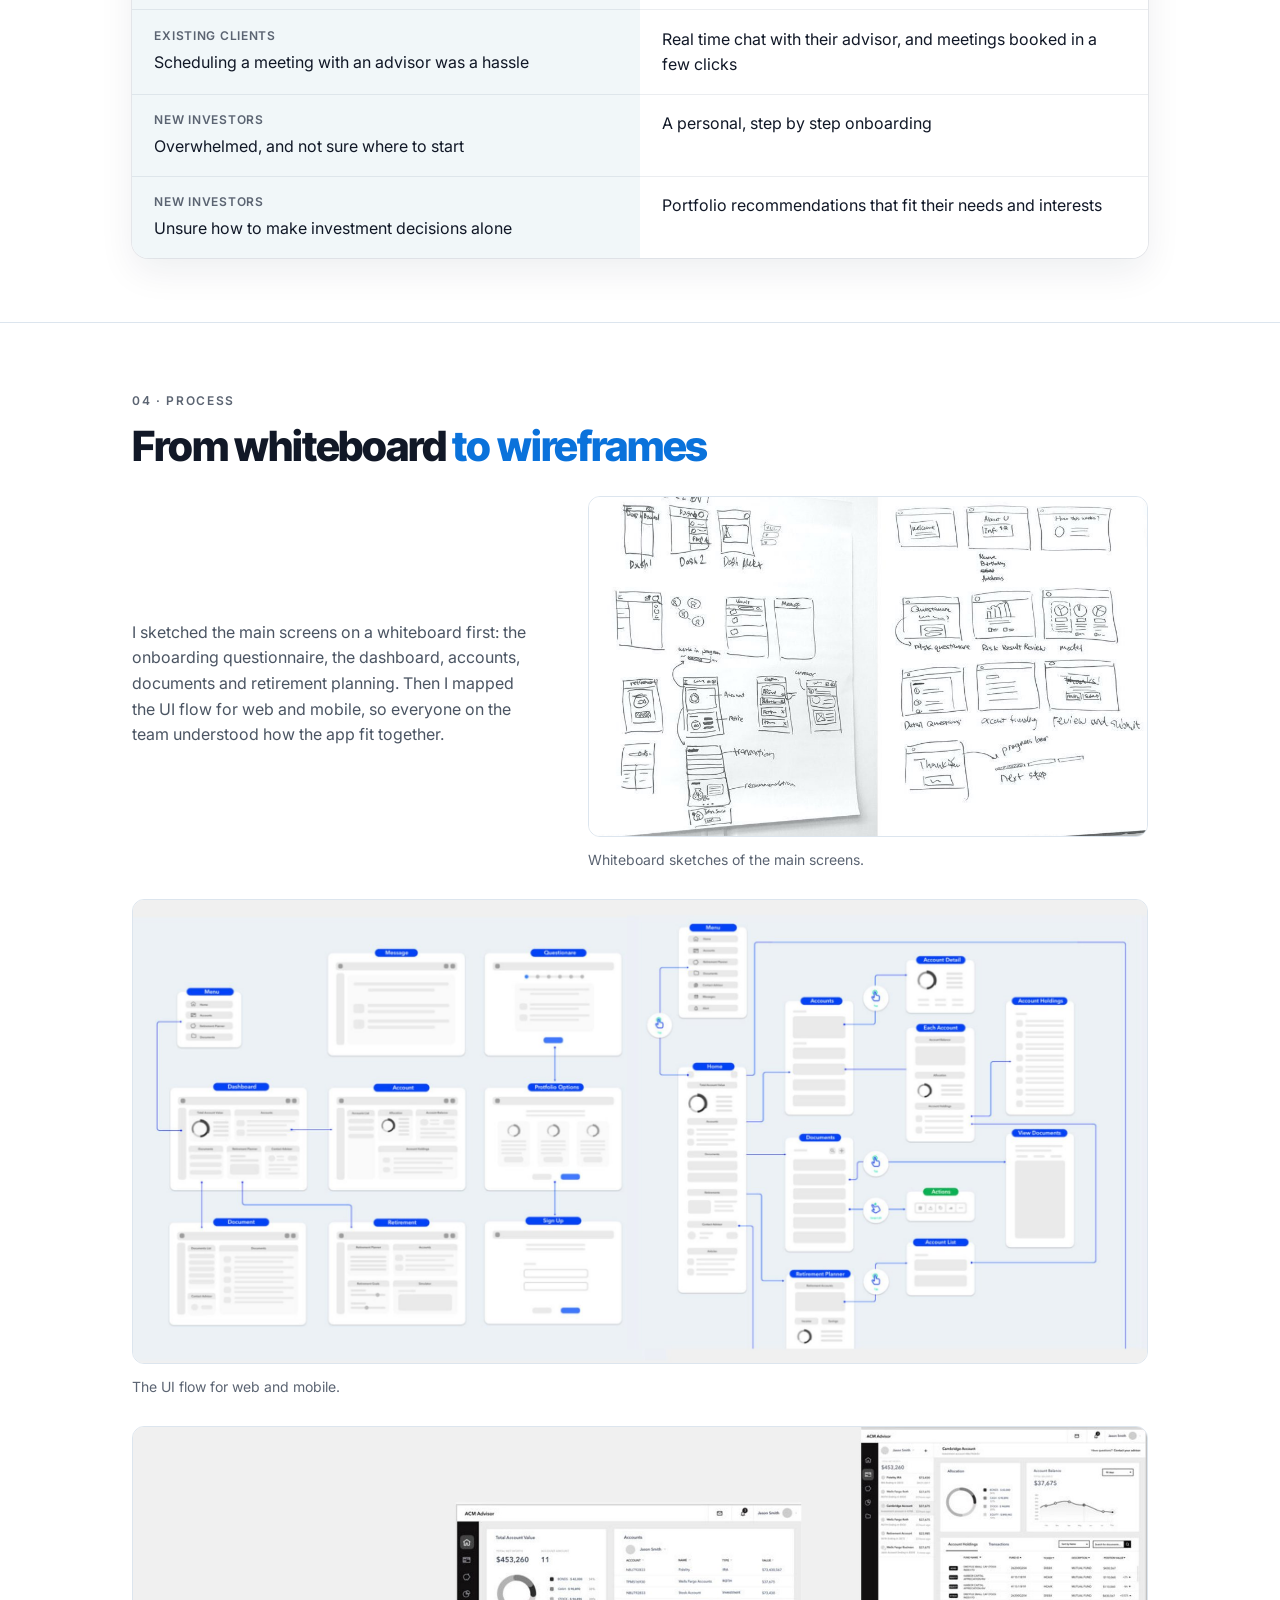
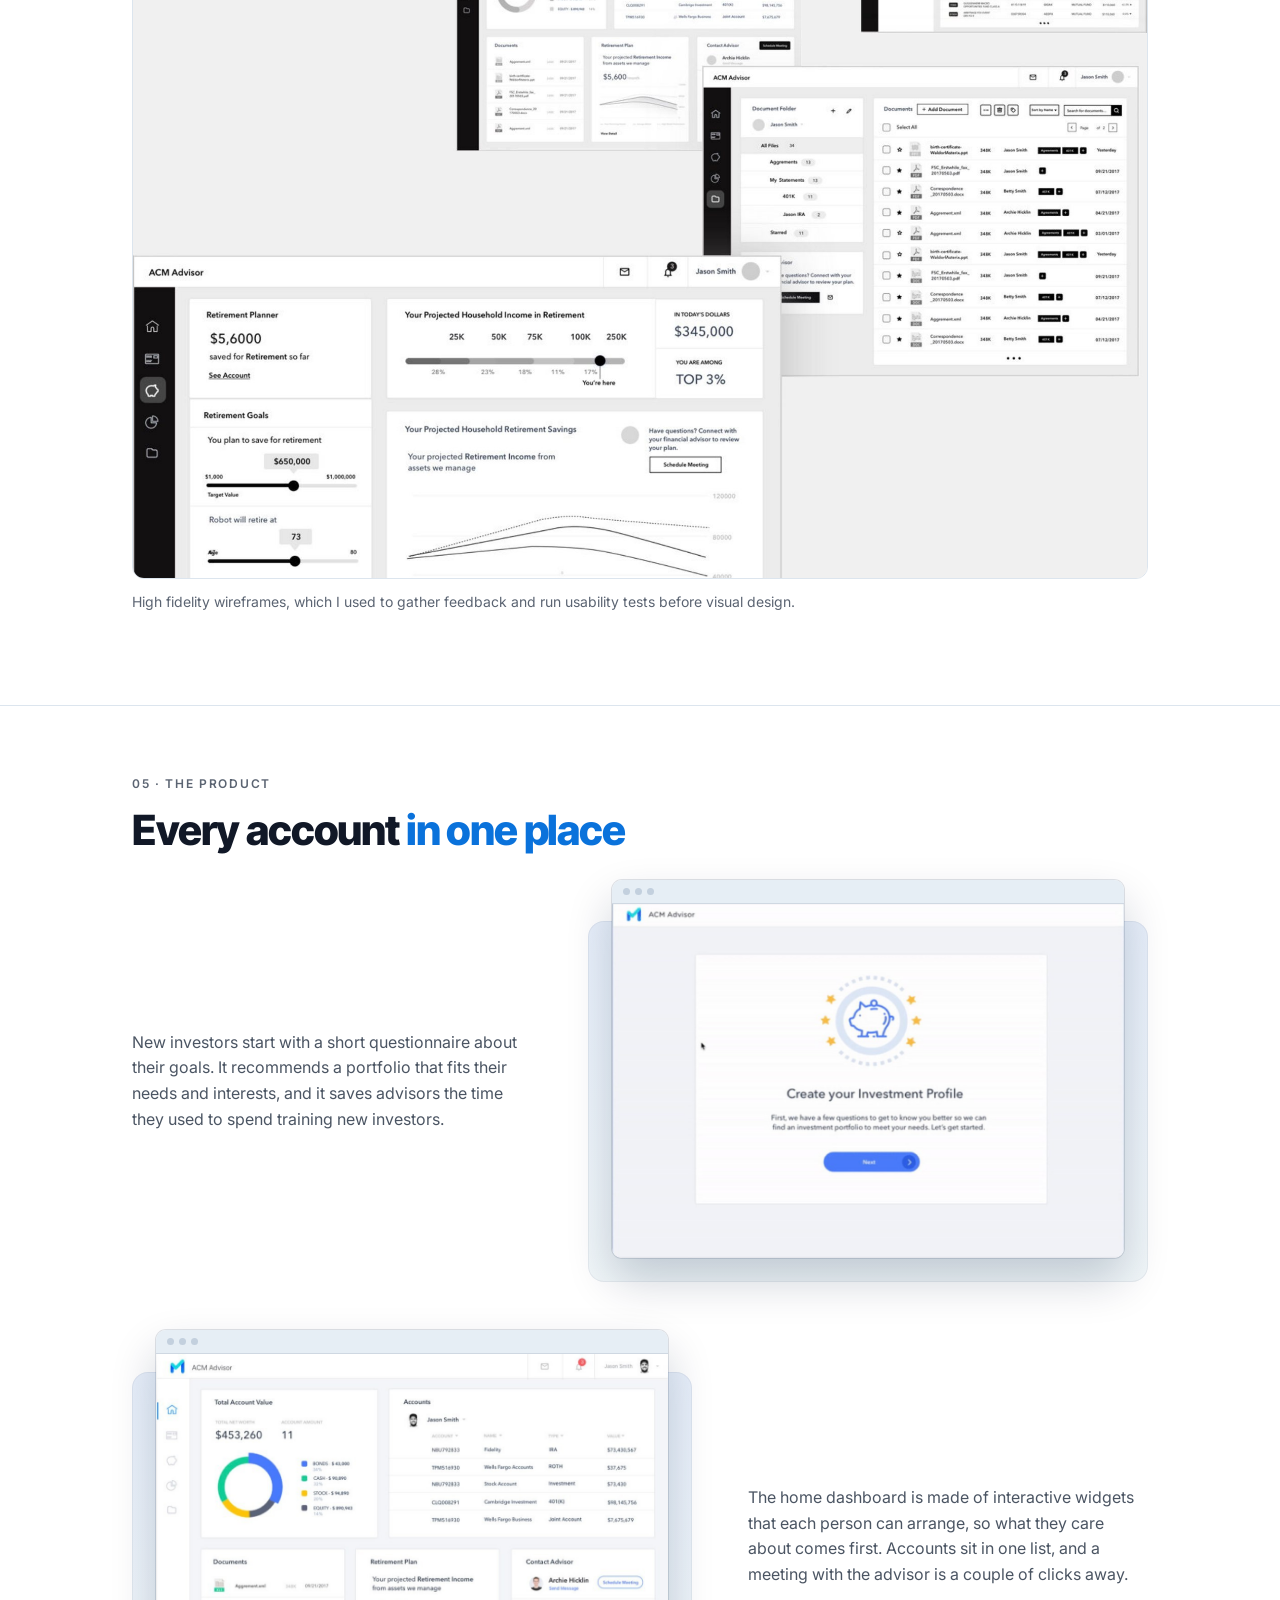
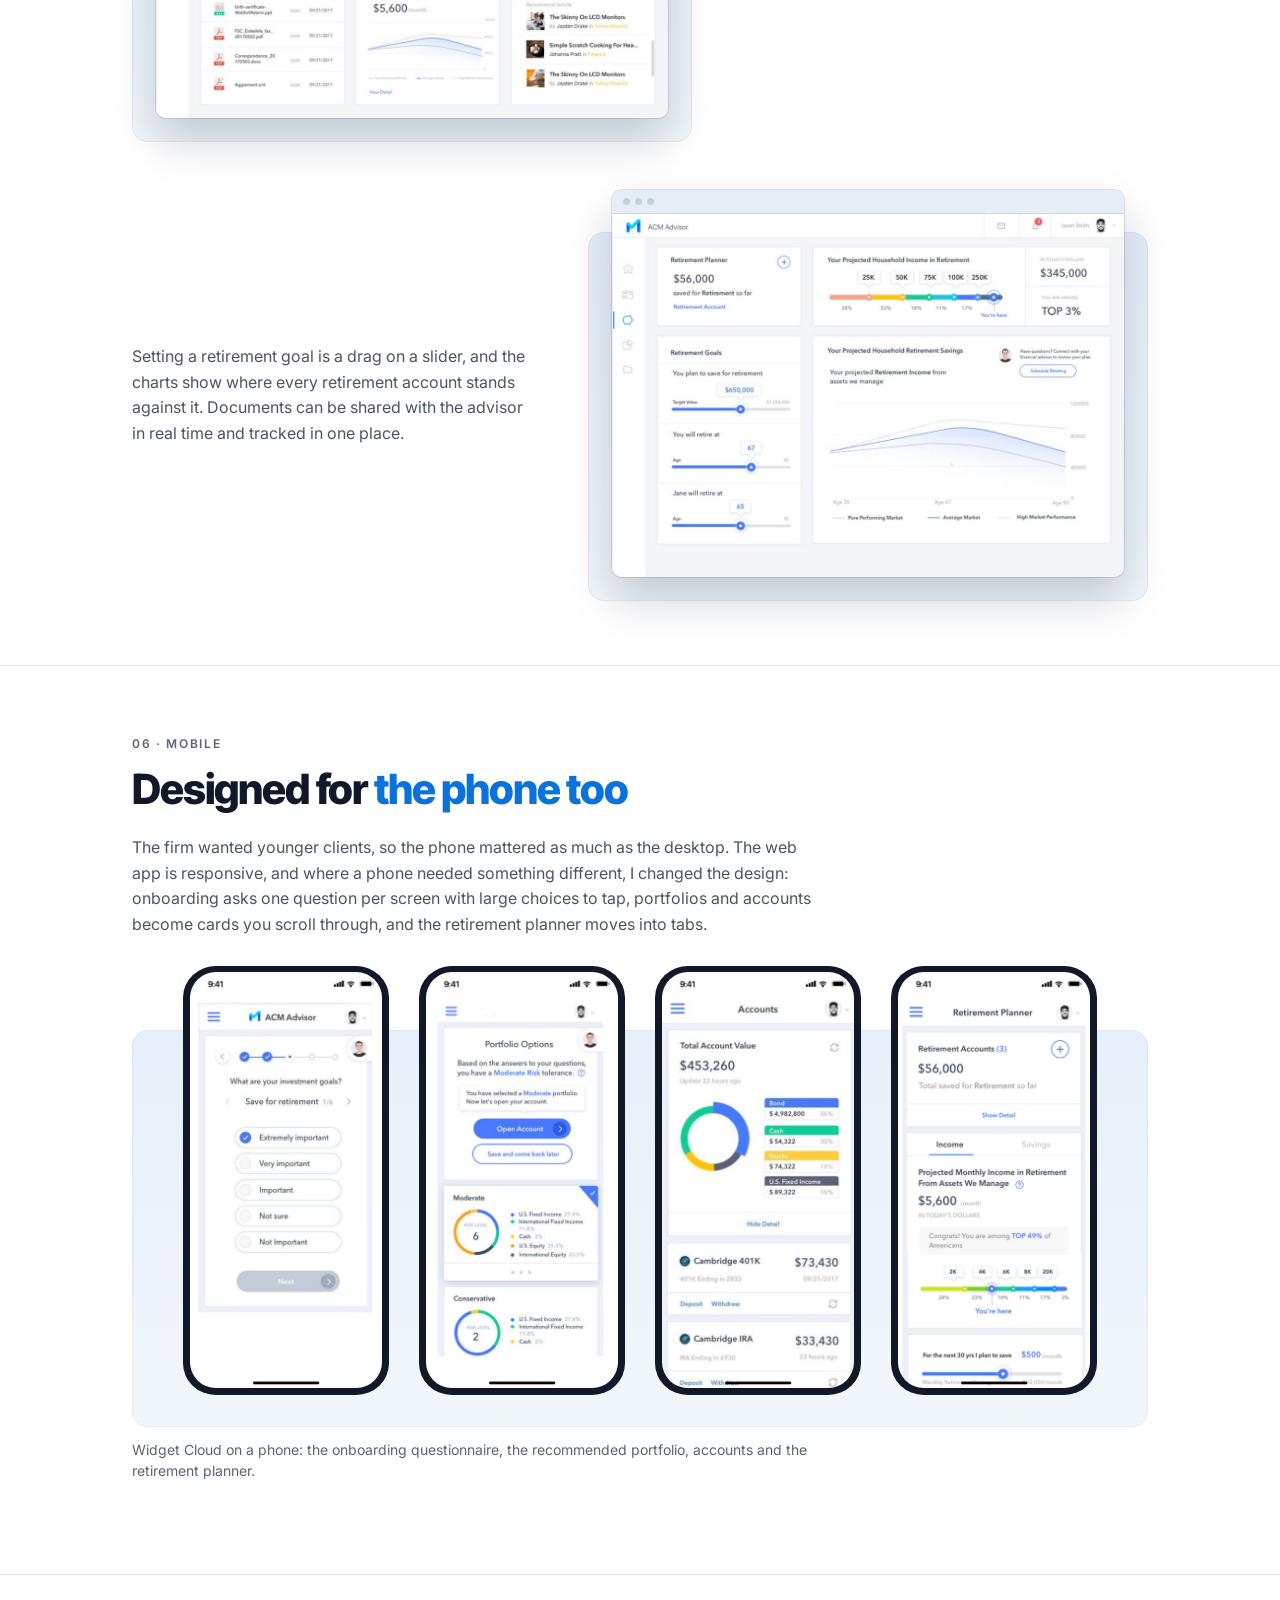
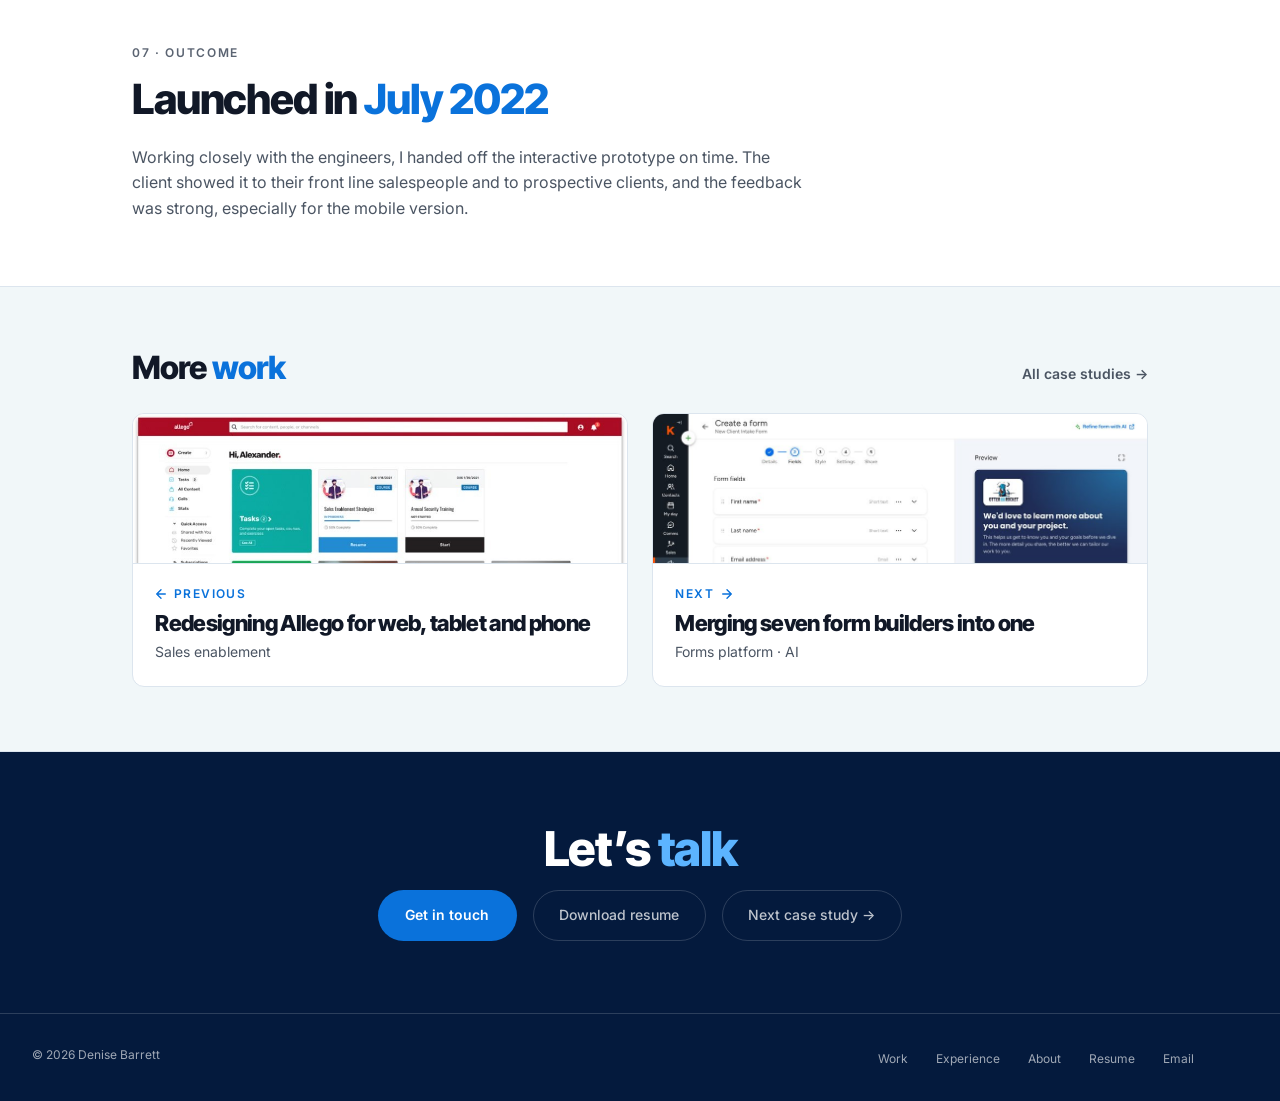
<file: case-widget-cloud.html>
<!DOCTYPE html>
<html lang="en">
<head>
<meta charset="UTF-8" />
<meta name="viewport" content="width=device-width, initial-scale=1.0" />
  <!-- Google Analytics -->
  <script async src="https://www.googletagmanager.com/gtag/js?id=G-DKC2318Z0C"></script>
  <script>window.dataLayer=window.dataLayer||[];function gtag(){dataLayer.push(arguments);}gtag('js',new Date());gtag('config','G-DKC2318Z0C');</script>
  <!-- End Google Analytics -->
<title>Designing an investment app for web and phone · Denise Barrett</title>
<meta name="description" content="How I designed Widget Cloud as the only designer, freelance: an investment dashboard for web and phone for Cambridge Investment Research, from client interviews to launch." />
<meta property="og:type" content="article" />
<meta property="og:site_name" content="Denise Barrett" />
<meta property="og:title" content="Designing an investment app for web and phone · Denise Barrett" />
<meta property="og:description" content="How I designed Widget Cloud as the only designer, freelance: an investment dashboard for web and phone for Cambridge Investment Research, from client interviews to launch." />
<meta property="og:url" content="https://dbyxdesign.com/case-widget-cloud.html" />
<meta property="og:image" content="https://dbyxdesign.com/img/wc-og.jpg" />
<meta property="og:image:width" content="1200" />
<meta property="og:image:height" content="630" />
<meta property="og:image:alt" content="Widget Cloud on a tablet, a laptop and a phone: total account value, an allocation chart, accounts and retirement income" />
<meta name="twitter:card" content="summary_large_image" />
<meta name="twitter:image" content="https://dbyxdesign.com/img/wc-og.jpg" />
<meta name="twitter:image:alt" content="Widget Cloud on a tablet, a laptop and a phone: total account value, an allocation chart, accounts and retirement income" />
<link rel="canonical" href="https://dbyxdesign.com/case-widget-cloud.html" />
<link rel="icon" href="favicon.ico" sizes="48x48" />
<link rel="icon" href="favicon.svg" type="image/svg+xml" />
<link rel="apple-touch-icon" href="apple-touch-icon.png" />
<link rel="preconnect" href="https://fonts.googleapis.com" />
<link rel="preconnect" href="https://fonts.gstatic.com" crossorigin />
<link href="https://fonts.googleapis.com/css2?family=Inter:wght@400;500;600;700;800&family=Inter+Tight:wght@500;600;700;800&display=swap" rel="stylesheet" />
<link rel="stylesheet" href="case.css" />
<meta name="robots" content="noindex" />
</head>
<body>
<svg width="0" height="0" style="position:absolute" aria-hidden="true" focusable="false"><symbol id="i-block" viewBox="0 0 24 24"><circle cx="12" cy="12" r="8.5"/><path d="M6 6l12 12"/></symbol><symbol id="i-check-circle" viewBox="0 0 24 24"><circle cx="12" cy="12" r="9"/><path d="M8 12.3l2.6 2.6L16.2 9"/></symbol><symbol id="i-clock" viewBox="0 0 24 24"><circle cx="12" cy="12" r="9"/><path d="M12 7.2v5l3.3 1.9"/></symbol><symbol id="i-flag" viewBox="0 0 24 24"><line x1="6" y1="3" x2="6" y2="21"/><path d="M6 4.2h11l-3 3.9 3 3.9H6"/></symbol><symbol id="i-layers" viewBox="0 0 24 24"><path d="M12 3l9 5-9 5-9-5 9-5z"/><path d="M3 13l9 5 9-5"/></symbol><symbol id="i-search" viewBox="0 0 24 24"><circle cx="10.5" cy="10.5" r="6"/><line x1="15.1" y1="15.1" x2="20" y2="20"/></symbol><symbol id="i-swap" viewBox="0 0 24 24"><path d="M4 8h13.5l-3-3"/><path d="M20 16H6.5l3 3"/></symbol><symbol id="i-users" viewBox="0 0 24 24"><circle cx="8.7" cy="8" r="3"/><path d="M2.7 20a6 6 0 0 1 12 0"/><circle cx="16.7" cy="9" r="2.3"/><path d="M15 14.3a5.5 5.5 0 0 1 6.6 5.2"/></symbol><symbol id="i-tap" viewBox="0 0 24 24"><path d="M9.5 12V5a1.5 1.5 0 0 1 3 0v6"/><path d="M12.5 10.5a1.5 1.5 0 0 1 3 0V12"/><path d="M15.5 11.5a1.5 1.5 0 0 1 3 0v2.8a6.2 6.2 0 0 1-6.2 6.2h-.8a5.6 5.6 0 0 1-4.3-2l-2.8-3.3a1.4 1.4 0 0 1 2.1-1.9l2.1 2.2"/></symbol><symbol id="i-phone" viewBox="0 0 24 24"><rect x="6.5" y="2.5" width="11" height="19" rx="2.5"/><line x1="10" y1="18.2" x2="14" y2="18.2"/></symbol><symbol id="i-keyboard" viewBox="0 0 24 24"><rect x="2.5" y="6" width="19" height="12" rx="2"/><line x1="6.5" y1="10" x2="6.6" y2="10"/><line x1="10" y1="10" x2="10.1" y2="10"/><line x1="13.5" y1="10" x2="13.6" y2="10"/><line x1="17" y1="10" x2="17.1" y2="10"/><line x1="7.5" y1="14" x2="16.5" y2="14"/></symbol></svg>
<a href="#main" class="skip-link">Skip to content</a>
<nav aria-label="Primary">
  <a href="index.html#work" class="nav-back">
    <svg width="14" height="14" viewBox="0 0 14 14" fill="none"><path d="M12 7H2M7 2L2 7l5 5" stroke="currentColor" stroke-width="1.5" stroke-linecap="round" stroke-linejoin="round"/></svg>
    All work
  </a>
  <div class="nav-right"><a href="img/denise-barrett-resume.pdf" class="nav-link" target="_blank" rel="noopener">Resume</a><a href="index.html#contact" class="nav-cta">Let&rsquo;s talk</a></div>
</nav>
<main id="main">
  <header class="case-hero">
    <div class="container">
      <span class="eyebrow">Case study &middot; Fintech</span>
      <h1>Designing an investment app <br>for web and phone</h1>
      <p class="lede">Clients of Cambridge Investment Research had to come into the office to manage their money. As a freelancer, I was the only designer on Widget Cloud, a dashboard for web and phone where they can see every account, plan for retirement, share documents and reach their advisor.</p>
      <div class="meta-row six"><div class="meta"><span class="meta-k">Client</span><span class="meta-v">Cambridge Investment Research</span></div><div class="meta"><span class="meta-k">Role</span><span class="meta-v">Sole designer&nbsp;&middot; freelance</span></div><div class="meta"><span class="meta-k">Team</span><span class="meta-v">1&nbsp;product owner&nbsp;&middot; engineering team</span></div><div class="meta"><span class="meta-k">Research</span><span class="meta-v">Interviews&nbsp;&middot; competitive analysis&nbsp;&middot; usability tests</span></div><div class="meta"><span class="meta-k">Timeframe</span><span class="meta-v">12&nbsp;weeks&nbsp;&middot; 2022</span></div><div class="meta"><span class="meta-k">Focus</span><span class="meta-v">Fintech&nbsp;&middot; Responsive web&nbsp;&middot; Mobile</span></div></div>
      <div class="hero-cover"><img src="img/wc-hero.jpg" alt="Widget Cloud on a tablet, a laptop and a phone: total account value, an allocation chart, accounts and retirement income" width="2000" height="1051" /></div>
    </div>
  </header>
<nav class="jump" aria-label="On this page"><div class="container"><a href="#s01">The problem</a><a href="#s02">My role</a><a href="#s03">Research</a><a href="#s04">Process</a><a href="#s05">The product</a><a href="#s06">Mobile</a><a href="#s07">Outcome</a></div></nav>
<section class="glance" aria-label="At a glance"><div class="container">
<div class="sec-label">At a glance</div>
<div class="stats"><div><svg class="icon sc-icon" aria-hidden="true" focusable="false"><use href="#i-clock"/></svg><div class="stat-v">12</div><div class="stat-l">Weeks from research to handoff, delivered on time</div></div><div><svg class="icon sc-icon" aria-hidden="true" focusable="false"><use href="#i-search"/></svg><div class="stat-v">6</div><div class="stat-l">Pain points from research, each answered by a feature</div></div><div class="hi"><svg class="icon sc-icon" aria-hidden="true" focusable="false"><use href="#i-check-circle"/></svg><div class="stat-v">2022</div><div class="stat-l">Launched in July, on web and phone</div></div></div>
</div></section>
<section id="s01"><div class="container">
<div class="sec-label">01 &middot; The problem</div>
<h2>Investing meant <span class="hl">a trip to the office</span></h2>
<p class="lead-p">Cambridge Investment Research is a broker dealer and asset management firm that manages more than $95 billion in assets. Its clients had no clear, easy way to see their accounts or their documents, so they came into the office to manage their investments, and getting hold of a financial advisor was hard.</p>
<div class="cards"><div class="card"><span class="ring"><svg class="icon" aria-hidden="true" focusable="false"><use href="#i-flag"/></svg></span><h3>For the firm</h3><p>Raise customer satisfaction and attract younger clients.</p></div><div class="card"><span class="ring"><svg class="icon" aria-hidden="true" focusable="false"><use href="#i-users"/></svg></span><h3>For clients</h3><p>Manage every account from a phone or a desktop, without a trip to the office.</p></div><div class="card"><span class="ring"><svg class="icon" aria-hidden="true" focusable="false"><use href="#i-layers"/></svg></span><h3>For the design</h3><p>A clear, modern interface that keeps a complex product easy to read.</p></div></div>
</div></section>
<section id="s02"><div class="container">
<div class="sec-label">02 &middot; My role</div>
<h2>The only <span class="hl">designer</span></h2>
<p>I worked freelance with the client&rsquo;s product owner and their engineering team, and owned the design end to end: research, information architecture, interaction and visual design, then usability testing, design QA and support for the engineers during the build.</p><p class="note">Four things made it hard: a lot of complex features to fit into a dashboard of widgets, a younger audience that expected the app to feel familiar and look good, important financial documents that had to be shared and transferred securely, and a twelve week window before the deadline.</p>
</div></section>
<section id="s03"><div class="container">
<div class="sec-label">03 &middot; Research</div>
<h2>Six pain points, <span class="hl">six answers</span></h2>
<p>The firm&rsquo;s main clients were successful millennials who wanted to manage their money through technology. I studied how Acorns, Betterment, Invstr and Wealthbase handle investing, then interviewed existing clients and new investors. Six pain points came up, and each one became a feature.</p>
<div class="pp" role="table" aria-label="Pain points from research and what I designed for each">
<div class="pp-head" role="row"><span role="columnheader">What we heard</span><span role="columnheader">What I designed</span></div>
<div class="pp-row" role="row"><p role="cell"><em>Existing clients</em>Kept in the dark on how their investments fit together</p><p role="cell">A dashboard that brings every account together and highlights performance</p></div>
<div class="pp-row" role="row"><p role="cell"><em>Existing clients</em>Confused about the state of their retirement plan</p><p role="cell">Charts that show where retirement stands and what it will take to reach the goal</p></div>
<div class="pp-row" role="row"><p role="cell"><em>Existing clients</em>No easy, safe way to share documents with an advisor</p><p role="cell">Secure document sharing, with every document tracked in one place</p></div>
<div class="pp-row" role="row"><p role="cell"><em>Existing clients</em>Scheduling a meeting with an advisor was a hassle</p><p role="cell">Real time chat with their advisor, and meetings booked in a few clicks</p></div>
<div class="pp-row" role="row"><p role="cell"><em>New investors</em>Overwhelmed, and not sure where to start</p><p role="cell">A personal, step by step onboarding</p></div>
<div class="pp-row" role="row"><p role="cell"><em>New investors</em>Unsure how to make investment decisions alone</p><p role="cell">Portfolio recommendations that fit their needs and interests</p></div>
</div>
</div></section>
<section id="s04"><div class="container">
<div class="sec-label">04 &middot; Process</div>
<h2>From whiteboard <span class="hl">to wireframes</span></h2>
<div class="split media-right">
<div><p>I sketched the main screens on a whiteboard first: the onboarding questionnaire, the dashboard, accounts, documents and retirement planning. Then I mapped the UI flow for web and mobile, so everyone on the team understood how the app fit together.</p></div>
<figure class="shot"><img src="img/wc-sketches.jpg" alt="Whiteboard sketches of the onboarding questionnaire, dashboard and account screens" loading="lazy" width="992" height="603" /><figcaption>Whiteboard sketches of the main screens.</figcaption></figure>
</div>
<figure class="shot"><div class="pan see-all"><img src="img/wc-flow.jpg" alt="The UI flow for Widget Cloud: menu, dashboard, accounts, documents, retirement planner, messages and the onboarding questionnaire, connected screen by screen" loading="lazy" width="2200" height="1005" /></div><figcaption>The UI flow for web and mobile.</figcaption></figure>
<figure class="shot"><div class="pan see-all"><img src="img/wc-wire.jpg" alt="High fidelity wireframes of the dashboard, documents, accounts and retirement planner in grayscale" loading="lazy" width="2000" height="1482" /></div><figcaption>High fidelity wireframes, which I used to gather feedback and run usability tests before visual design.</figcaption></figure>
</div></section>
<section id="s05"><div class="container">
<div class="sec-label">05 &middot; The product</div>
<h2>Every account <span class="hl">in one place</span></h2>
<div class="split media-right">
<div><p>New investors start with a short questionnaire about their goals. It recommends a portfolio that fits their needs and interests, and it saves advisors the time they used to spend training new investors.</p></div>
<figure class="shot screen"><div class="screen-frame" style="--shot-w:1132px"><div class="screen-win"><div class="screen-bar"></div><img src="img/wc-onboarding.jpg" alt="The start of onboarding: Create your investment profile, with a short explanation and a button to begin" loading="lazy" width="1132" height="784" /></div></div></figure>
</div>
<div class="split media-left">
<figure class="shot screen"><div class="screen-frame" style="--shot-w:1106px"><div class="screen-win"><div class="screen-bar"></div><img src="img/wc-dashboard.jpg" alt="The dashboard: total account value with an allocation chart, a list of accounts, documents, the retirement plan and a contact card for the advisor" loading="lazy" width="1106" height="786" /></div></div></figure>
<div><p>The home dashboard is made of interactive widgets that each person can arrange, so what they care about comes first. Accounts sit in one list, and a meeting with the advisor is a couple of clicks away.</p></div>
</div>
<div class="split media-right">
<div><p>Setting a retirement goal is a drag on a slider, and the charts show where every retirement account stands against it. Documents can be shared with the advisor in real time and tracked in one place.</p></div>
<figure class="shot screen"><div class="screen-frame" style="--shot-w:1108px"><div class="screen-win"><div class="screen-bar"></div><img src="img/wc-retirement.jpg" alt="The retirement planner: money saved so far, projected monthly income in retirement, a goal slider and a savings chart" loading="lazy" width="1108" height="784" /></div></div></figure>
</div>
</div></section>
<section id="s06"><div class="container">
<div class="sec-label">06 &middot; Mobile</div>
<h2>Designed for <span class="hl">the phone too</span></h2>
<p>The firm wanted younger clients, so the phone mattered as much as the desktop. The web app is responsive, and where a phone needed something different, I changed the design: onboarding asks one question per screen with large choices to tap, portfolios and accounts become cards you scroll through, and the retirement planner moves into tabs.</p>
<figure class="shot"><div class="phones four"><div class="phone"><img src="img/wc-m-goals.jpg" alt="Onboarding on a phone: What are your investment goals, step 1 of 6, with choices from Extremely important to Not important" loading="lazy" width="780" height="1688" /></div><div class="phone"><img src="img/wc-m-portfolio.jpg" alt="Portfolio options on a phone: a moderate risk tolerance result, an Open account button, and portfolio cards" loading="lazy" width="780" height="1688" /></div><div class="phone"><img src="img/wc-m-accounts.jpg" alt="Accounts on a phone: total account value with an allocation chart, then a card for each account" loading="lazy" width="780" height="1688" /></div><div class="phone"><img src="img/wc-m-retire.jpg" alt="The retirement planner on a phone: retirement accounts, projected monthly income, and a goal slider" loading="lazy" width="780" height="1688" /></div></div><figcaption>Widget Cloud on a phone: the onboarding questionnaire, the recommended portfolio, accounts and the retirement planner.</figcaption></figure></div></section>
<section id="s07"><div class="container">
<div class="sec-label">07 &middot; Outcome</div>
<h2>Launched in <span class="hl">July 2022</span></h2>
<p>Working closely with the engineers, I handed off the interactive prototype on time. The client showed it to their front line salespeople and to prospective clients, and the feedback was strong, especially for the mobile version.</p>
</div></section>

</main>
<section class="more">
  <div class="container">
    <div class="more-head"><h2>More <span class="hl">work</span></h2><a class="more-all" href="index.html#work">All case studies &rarr;</a></div>
    <div class="more-grid">
      <a class="more-card" href="case-allego.html"><div class="more-thumb"><img src="img/al-more.jpg" alt="Allego home screen with tasks, assigned courses and video thumbnails" loading="lazy" /></div><div class="more-body"><div class="more-dir"><svg width="12" height="12" viewBox="0 0 14 14" fill="none"><path d="M12 7H2M7 2L2 7l5 5" stroke="currentColor" stroke-width="1.6" stroke-linecap="round" stroke-linejoin="round"/></svg>Previous</div><h3>Redesigning Allego for web, tablet and phone</h3><p>Sales enablement</p></div></a>
      <a class="more-card" href="case-form-unification.html"><div class="more-thumb"><img src="img/more-fu.jpg" alt="Create a form screen: form fields on the left, live preview of the form on the right" loading="lazy" /></div><div class="more-body"><div class="more-dir">Next <svg width="12" height="12" viewBox="0 0 14 14" fill="none"><path d="M2 7h10M7 2l5 5-5 5" stroke="currentColor" stroke-width="1.6" stroke-linecap="round" stroke-linejoin="round"/></svg></div><h3>Merging seven form builders into one</h3><p>Forms platform &middot; AI</p></div></a>
    </div>
  </div>
</section>
<section class="next">
  <div class="container">
    <h2>Let&rsquo;s <span class="hl">talk</span></h2>
    <div class="next-actions">
      <a href="mailto:denisexue106@gmail.com" class="btn-light">Get in touch</a>
      <a href="img/denise-barrett-resume.pdf" class="btn-out" download="Denise-Barrett-Resume.pdf">Download resume</a>
      <a href="case-form-unification.html" class="btn-out">Next case study &rarr;</a>
    </div>
  </div>
</section>
<button id="to-top" class="to-top" aria-label="Back to top" hidden>↑</button>
<footer>
  <span>&copy; 2026 Denise Barrett</span>
  <ul class="footer-links"><li><a href="index.html#work">Work</a></li><li><a href="experience.html">Experience</a></li><li><a href="about.html">About</a></li><li><a href="img/denise-barrett-resume.pdf" target="_blank" rel="noopener">Resume</a></li><li><a href="mailto:denisexue106@gmail.com">Email</a></li></ul>
</footer>
<script>
/* respect reduced motion: no autoplaying loops, controls instead */
if(matchMedia('(prefers-reduced-motion: reduce)').matches)document.querySelectorAll('video[autoplay]').forEach(function(v){v.removeAttribute('autoplay');v.pause();v.controls=true;});
(function(){var b=document.getElementById('to-top');if(!b)return;var rm=matchMedia('(prefers-reduced-motion: reduce)').matches;addEventListener('scroll',function(){b.hidden=scrollY<600},{passive:true});b.addEventListener('click',function(){scrollTo({top:0,behavior:rm?'auto':'smooth'})});})();
/* the tour plays on the page, in a dialog, instead of opening a bare video file */
(function(){var d=document.querySelector('.tour-dlg'),a=document.querySelector('a[data-tour]');if(!d||!a||typeof d.showModal!=='function')return;var v=d.querySelector('video');a.addEventListener('click',function(e){if(e.metaKey||e.ctrlKey||e.shiftKey||e.altKey)return;e.preventDefault();if(!v.getAttribute('src'))v.src=a.getAttribute('href');d.showModal();var p=v.play();if(p&&p.catch)p.catch(function(){});});d.querySelector('.tour-x').addEventListener('click',function(){d.close();});d.addEventListener('click',function(e){if(e.target===d)d.close();});d.addEventListener('close',function(){v.pause();a.focus();});})();
</script>
<script>
/* the phone loop sits far down the page, so it loads and plays only once it is near the screen */
(function(){var vs=document.querySelectorAll('video[data-src]');if(!vs.length)return;var rm=matchMedia('(prefers-reduced-motion: reduce)').matches;function go(v){v.src=v.getAttribute('data-src');v.removeAttribute('data-src');if(rm){v.controls=true;v.preload='metadata';return;}v.muted=true;var p=v.play();if(p&&p.catch)p.catch(function(){v.controls=true;});}if(!('IntersectionObserver' in window)){vs.forEach(go);return;}var io=new IntersectionObserver(function(es){es.forEach(function(e){if(e.isIntersecting){io.unobserve(e.target);go(e.target);}});},{rootMargin:'600px 0px'});vs.forEach(function(v){io.observe(v);});})();
</script>
<script src="zoom.js" defer></script>
<script src="case.js" defer></script>
</body>
</html>
</file>
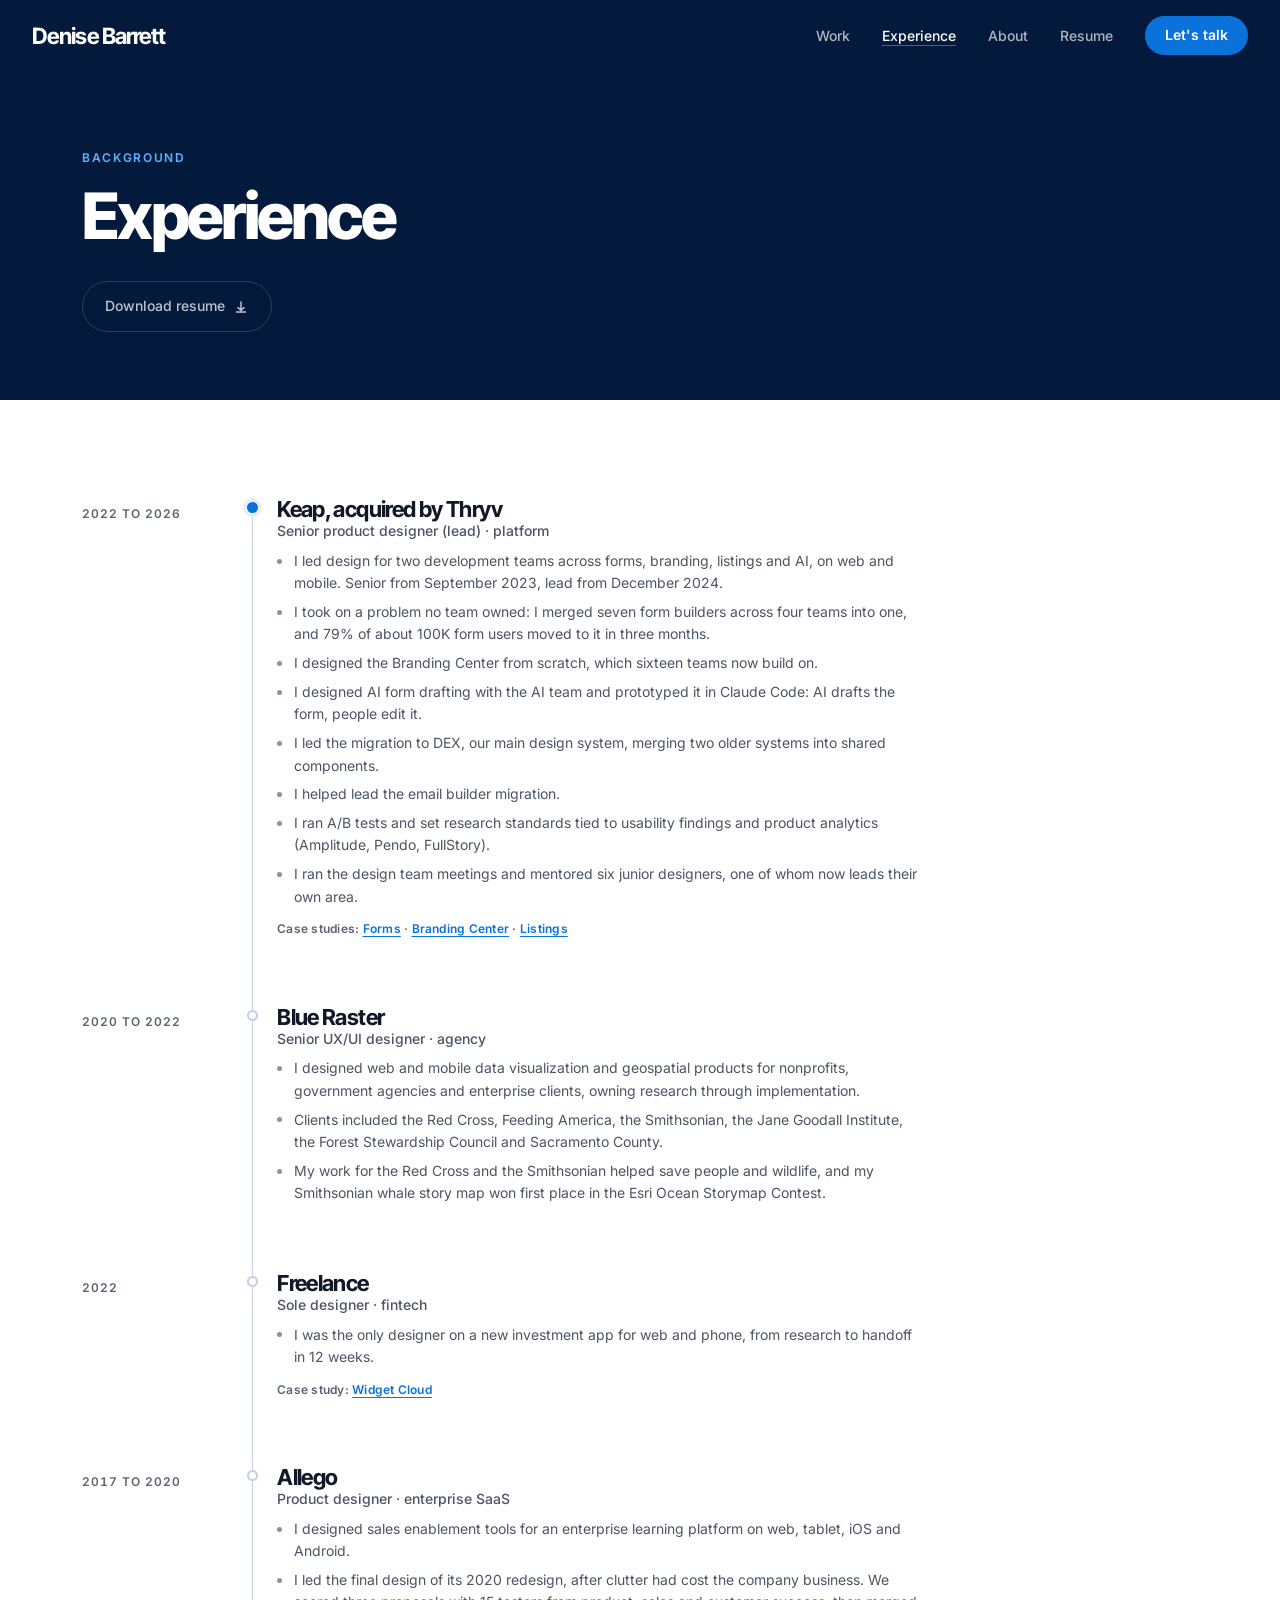
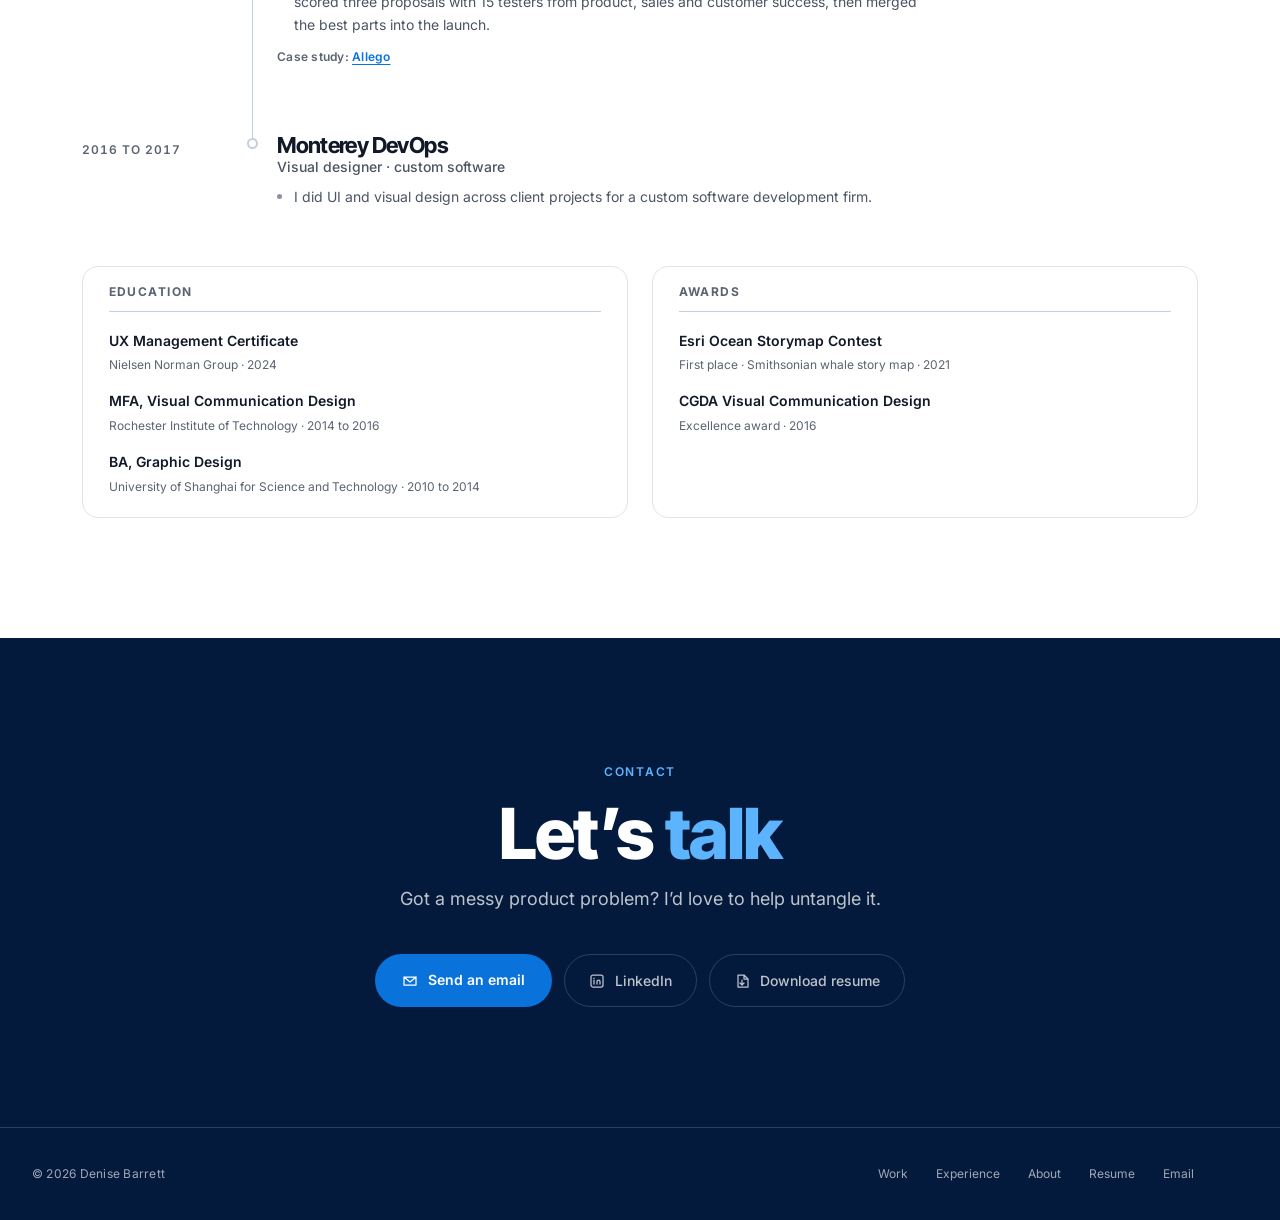
<file: experience.html>
<!DOCTYPE html>
<html lang="en">
<head>
  <meta charset="UTF-8" />
  <meta name="viewport" content="width=device-width, initial-scale=1.0" />
  <!-- Google Analytics -->
  <script async src="https://www.googletagmanager.com/gtag/js?id=G-DKC2318Z0C"></script>
  <script>window.dataLayer=window.dataLayer||[];function gtag(){dataLayer.push(arguments);}gtag('js',new Date());gtag('config','G-DKC2318Z0C');</script>
  <!-- End Google Analytics -->
  <script>/* motion is on unless the visitor asked for less (MOTION in site.css) */if(!matchMedia('(prefers-reduced-motion: reduce)').matches)document.documentElement.classList.add('motion');</script>
  <title>Experience · Denise Barrett</title>
  <meta name="description" content="Denise Barrett’s experience: lead product designer at Keap, acquired by Thryv; senior UX/UI designer at Blue Raster; product designer at Allego; and visual designer at Monterey DevOps." />
  <link rel="canonical" href="https://dbyxdesign.com/experience.html" />
  <meta property="og:type" content="website" />
  <meta property="og:site_name" content="Denise Barrett" />
  <meta property="og:url" content="https://dbyxdesign.com/experience.html" />
  <meta property="og:title" content="Experience · Denise Barrett" />
  <meta property="og:description" content="Denise Barrett’s experience: lead product designer at Keap, acquired by Thryv; senior UX/UI designer at Blue Raster; product designer at Allego; and visual designer at Monterey DevOps." />
  <meta property="og:image" content="https://dbyxdesign.com/img/og-card.png?v=20261113" />
  <meta property="og:image:width" content="1200" />
  <meta property="og:image:height" content="630" />
  <meta name="twitter:card" content="summary_large_image" />
  <meta name="twitter:image" content="https://dbyxdesign.com/img/og-card.png?v=20261113" />
  <meta name="twitter:title" content="Experience · Denise Barrett" />
  <meta name="twitter:description" content="Denise Barrett’s experience: lead product designer at Keap, acquired by Thryv; senior UX/UI designer at Blue Raster; product designer at Allego; and visual designer at Monterey DevOps." />
  <link rel="icon" href="favicon.ico" sizes="48x48" />
  <link rel="icon" href="favicon.svg" type="image/svg+xml" />
  <link rel="apple-touch-icon" href="apple-touch-icon.png" />
  <link rel="preconnect" href="https://fonts.googleapis.com" />
  <link rel="preconnect" href="https://fonts.gstatic.com" crossorigin />
  <link href="https://fonts.googleapis.com/css2?family=Inter:wght@300;400;500;600;700;800&family=Inter+Tight:wght@500;600;700;800&display=swap" rel="stylesheet" />
  <link rel="stylesheet" href="site.css" />
  <noscript>
    <style>
      .fade-up, .hero-eyebrow, .hero-desc, .hero-body, .hero-actions, .hero-facts, .hero-mosaic,
      .fade-up .iconrow, .fade-up .statcard, .fade-up .callout, .fade-up .panel {
        opacity: 1 !important;
        transform: none !important;
      }
      .statcard .sc-bar i { width: var(--v) !important; }
      .word-reveal span { transform: none !important; opacity: 1 !important; }
      .mosaic-card { opacity: 1 !important; translate: none !important; }
    </style>
  </noscript>
</head>
<body>
<svg width="0" height="0" style="position:absolute" aria-hidden="true" focusable="false"><symbol id="i-chart-up" viewBox="0 0 24 24"><path d="M4 19V5"/><path d="M4 19h16"/><path d="M7 15.5l3.3-4 2.9 2.4L17.8 8"/></symbol><symbol id="i-target" viewBox="0 0 24 24"><circle cx="12" cy="12" r="8.5"/><circle cx="12" cy="12" r="5"/><circle cx="12" cy="12" r="1.5"/></symbol><symbol id="i-document" viewBox="0 0 24 24"><rect x="5" y="3" width="14" height="18" rx="2"/><line x1="8" y1="8" x2="16" y2="8"/><line x1="8" y1="12" x2="16" y2="12"/><line x1="8" y1="16" x2="12" y2="16"/></symbol><symbol id="i-shield" viewBox="0 0 24 24"><path d="M12 3l7 3v6c0 4.5-3 7.5-7 9-4-1.5-7-4.5-7-9V6l7-3z"/></symbol><symbol id="i-layers" viewBox="0 0 24 24"><path d="M12 3l9 5-9 5-9-5 9-5z"/><path d="M3 13l9 5 9-5"/></symbol><symbol id="i-pin" viewBox="0 0 24 24"><path d="M12 21s-7-6.4-7-11.3A7 7 0 1 1 19 9.7C19 14.6 12 21 12 21z"/><circle cx="12" cy="9.7" r="2.4"/></symbol><symbol id="i-mentor" viewBox="0 0 24 24"><circle cx="9" cy="7" r="3"/><path d="M3.5 20a5.5 5.5 0 0 1 11 0"/><path d="M16.5 4.8a3 3 0 0 1 0 5.9"/><path d="M15.5 14.3c2.9.8 5 3.2 5 5.7"/></symbol><symbol id="i-code" viewBox="0 0 24 24"><path d="M8.7 8L4.3 12l4.4 4"/><path d="M15.3 8l4.4 4-4.4 4"/></symbol><symbol id="i-users" viewBox="0 0 24 24"><circle cx="8.7" cy="8" r="3"/><path d="M2.7 20a6 6 0 0 1 12 0"/><circle cx="16.7" cy="9" r="2.3"/><path d="M15 14.3a5.5 5.5 0 0 1 6.6 5.2"/></symbol><symbol id="i-clock" viewBox="0 0 24 24"><circle cx="12" cy="12" r="9"/><path d="M12 7.2v5l3.3 1.9"/></symbol><symbol id="i-check-circle" viewBox="0 0 24 24"><circle cx="12" cy="12" r="9"/><path d="M8 12.3l2.6 2.6L16.2 9"/></symbol><symbol id="i-flag" viewBox="0 0 24 24"><line x1="6" y1="3" x2="6" y2="21"/><path d="M6 4.2h11l-3 3.9 3 3.9H6"/></symbol><symbol id="i-sparkle" viewBox="0 0 24 24"><path d="M12 3l1.8 5.2L19 10l-5.2 1.8L12 17l-1.8-5.2L5 10l5.2-1.8L12 3z"/><path d="M19 15l.7 2 2 .7-2 .7-.7 2-.7-2-2-.7 2-.7.7-2z"/></symbol><symbol id="i-swap" viewBox="0 0 24 24"><path d="M4 8h13.5l-3-3"/><path d="M20 16H6.5l3 3"/></symbol><symbol id="i-heart" viewBox="0 0 24 24"><path d="M19 14c1.5-1.5 3-3.2 3-5.5A5.5 5.5 0 0 0 16.5 3c-1.8 0-3 .5-4.5 2-1.5-1.5-2.7-2-4.5-2A5.5 5.5 0 0 0 2 8.5c0 2.3 1.5 4 3 5.5l7 7 7-7z"/></symbol><symbol id="i-landmark" viewBox="0 0 24 24"><path d="M3 21h18"/><path d="M6 17.5v-6.5"/><path d="M10 17.5v-6.5"/><path d="M14 17.5v-6.5"/><path d="M18 17.5v-6.5"/><path d="M12 3l8.5 5h-17L12 3z"/></symbol><symbol id="i-box" viewBox="0 0 24 24"><path d="M12 3l8 4.5v9L12 21l-8-4.5v-9L12 3z"/><path d="M4 7.5l8 4.5 8-4.5"/><path d="M12 12v9"/></symbol><symbol id="i-ball" viewBox="0 0 24 24"><circle cx="12" cy="12" r="9"/><path d="M5.6 5.6l12.8 12.8"/><path d="M5.6 18.4L18.4 5.6"/><path d="M12 3a9 9 0 0 0 9 9"/><path d="M3 12a9 9 0 0 1 9 9"/></symbol><symbol id="i-leaf" viewBox="0 0 24 24"><path d="M11 20A7 7 0 0 1 9.8 6.1C15.5 5 17 4.5 19 2c1 2 2 4.2 2 8 0 5.5-4.8 10-10 10z"/><path d="M2 21c0-3 1.9-5.4 5.1-6C9.5 14.5 12 13 13 12"/></symbol><symbol id="i-award" viewBox="0 0 24 24"><circle cx="12" cy="9" r="6"/><path d="M8.6 13.9L7 22l5-3 5 3-1.6-8.1"/></symbol><symbol id="i-gauge" viewBox="0 0 24 24"><path d="M12 14l4-4"/><path d="M3.34 19a10 10 0 1 1 17.32 0"/></symbol><symbol id="i-scale" viewBox="0 0 24 24"><path d="M16 16l3-8 3 8c-.87.65-1.92 1-3 1s-2.13-.35-3-1z"/><path d="M2 16l3-8 3 8c-.87.65-1.92 1-3 1s-2.13-.35-3-1z"/><path d="M7 21h10"/><path d="M12 3v18"/><path d="M3 7h2c2 0 5-1 7-2 2 1 5 2 7 2h2"/></symbol><symbol id="i-checklist" viewBox="0 0 24 24"><path d="M3 17l2 2 4-4"/><path d="M3 7l2 2 4-4"/><path d="M13 6h8"/><path d="M13 12h8"/><path d="M13 18h8"/></symbol><symbol id="i-alert" viewBox="0 0 24 24"><path d="M21.73 18l-8-14a2 2 0 0 0-3.48 0l-8 14A2 2 0 0 0 4 21h16a2 2 0 0 0 1.73-3z"/><path d="M12 9v4"/><path d="M12 17h.01"/></symbol></svg>
  <a href="#main" class="skip-link">Skip to content</a>

  <!-- NAV -->
  <nav id="nav" aria-label="Primary">
    <a href="index.html" class="nav-logo">Denise Barrett</a>
    <a class="nav-resume-m" href="img/denise-barrett-resume.pdf" target="_blank" rel="noopener">Resume</a>
    <button class="nav-toggle" type="button" aria-expanded="false" aria-controls="nav-menu">Menu<svg width="18" height="18" viewBox="0 0 18 18" aria-hidden="true" focusable="false"><path class="l1" d="M2.5 6h13"/><path class="l2" d="M2.5 12h13"/></svg></button>
    <div class="nav-menu" id="nav-menu">
      <ul class="nav-links">
        <li><a href="index.html#work">Work</a></li>
        <li><a href="experience.html" aria-current="page">Experience</a></li>
        <li><a href="about.html">About</a></li>
        <li><a class="nav-resume" href="img/denise-barrett-resume.pdf" target="_blank" rel="noopener">Resume</a></li>
      </ul>
      <a href="#contact" class="nav-cta">Let's talk</a>
    </div>
  </nav>

  <main id="main">
  <header class="page-hero">
    <div class="container">
      <div class="section-label">Background</div>
      <h1><span class="w"><span style="--wi:0">Experience</span></span></h1>
      <div class="page-actions">
        <a href="img/denise-barrett-resume.pdf" class="btn-ghost" download="Denise-Barrett-Resume.pdf">
          Download resume
          <svg width="14" height="14" viewBox="0 0 14 14" fill="none" aria-hidden="true"><path d="M7 2v8M4 7.5L7 10.5 10 7.5M2.5 12h9" stroke="currentColor" stroke-width="1.5" stroke-linecap="round" stroke-linejoin="round"/></svg>
        </a>
      </div>
    </div>
  </header>

  <!-- EXPERIENCE -->
  <section id="experience" class="page-body">
    <div class="container">
      <div class="iconrows cv fade-up">
        <div class="iconrow">
          <div class="ir-body cv-body">
            <div class="cv-when">2022 to 2026</div>
            <div class="cv-what">
            <h3>Keap, acquired by Thryv <span class="cv-org">Senior product designer (lead) &middot; platform</span></h3>
            <ul class="cv-points"><li>I led design for two development teams across forms, branding, listings and AI, on web and mobile. Senior from September 2023, lead from December 2024.</li><li>I took on a problem no team owned: I merged seven form builders across four teams into one, and 79% of about 100K form users moved to it in three months.</li><li>I designed the Branding Center from scratch, which sixteen teams now build on.</li><li>I designed AI form drafting with the AI team and prototyped it in Claude Code: AI drafts the form, people edit it.</li><li>I led the migration to DEX, our main design system, merging two older systems into shared components.</li><li>I helped lead the email builder migration.</li><li>I ran A/B tests and set research standards tied to usability findings and product analytics (Amplitude, Pendo, FullStory).</li><li>I ran the design team meetings and mentored six junior designers, one of whom now leads their own area.</li></ul>
            <p class="cv-cases">Case studies: <a href="case-form-unification.html">Forms</a> &middot; <a href="case-branding-center.html">Branding Center</a> &middot; <a href="case-business-listing.html">Listings</a></p>
          </div>
          </div>
        </div>
        <div class="iconrow">
          <div class="ir-body cv-body">
            <div class="cv-when">2020 to 2022</div>
            <div class="cv-what">
            <h3>Blue Raster <span class="cv-org">Senior UX/UI designer &middot; agency</span></h3>
            <ul class="cv-points"><li>I designed web and mobile data visualization and geospatial products for nonprofits, government agencies and enterprise clients, owning research through implementation.</li><li>Clients included the Red Cross, Feeding America, the Smithsonian, the Jane Goodall Institute, the Forest Stewardship Council and Sacramento County.</li><li>My work for the Red Cross and the Smithsonian helped save people and wildlife, and my Smithsonian whale story map won first place in the Esri Ocean Storymap Contest.</li></ul>
          </div>
          </div>
        </div>
        <div class="iconrow">
          <div class="ir-body cv-body">
            <div class="cv-when">2022</div>
            <div class="cv-what">
            <h3>Freelance <span class="cv-org">Sole designer &middot; fintech</span></h3>
            <ul class="cv-points"><li>I was the only designer on a new investment app for web and phone, from research to handoff in 12 weeks.</li></ul>
            <p class="cv-cases">Case study: <a href="case-widget-cloud.html">Widget Cloud</a></p>
          </div>
          </div>
        </div>
        <div class="iconrow">
          <div class="ir-body cv-body">
            <div class="cv-when">2017 to 2020</div>
            <div class="cv-what">
            <h3>Allego <span class="cv-org">Product designer &middot; enterprise SaaS</span></h3>
            <ul class="cv-points"><li>I designed sales enablement tools for an enterprise learning platform on web, tablet, iOS and Android.</li><li>I led the final design of its 2020 redesign, after clutter had cost the company business. We scored three proposals with 15 testers from product, sales and customer success, then merged the best parts into the launch.</li></ul>
            <p class="cv-cases">Case study: <a href="case-allego.html">Allego</a></p>
          </div>
          </div>
        </div>
        <div class="iconrow">
          <div class="ir-body cv-body">
            <div class="cv-when">2016 to 2017</div>
            <div class="cv-what">
            <h3>Monterey DevOps <span class="cv-org">Visual designer &middot; custom software</span></h3>
            <ul class="cv-points"><li>I did UI and visual design across client projects for a custom software development firm.</li></ul>
          </div>
          </div>
        </div>
      </div>
      <div class="cv-extra fade-up">
        <div class="panel cv-col">
          <div class="panel-head"><h4>Education</h4></div>
          <p><strong>UX Management Certificate</strong><span>Nielsen Norman Group &middot; 2024</span></p>
          <p><strong>MFA, Visual Communication Design</strong><span>Rochester Institute of Technology &middot; 2014 to 2016</span></p>
          <p><strong>BA, Graphic Design</strong><span>University of Shanghai for Science and Technology &middot; 2010 to 2014</span></p>
        </div>
        <div class="panel cv-col">
          <div class="panel-head"><h4>Awards</h4></div>
          <p><strong>Esri Ocean Storymap Contest</strong><span>First place &middot; Smithsonian whale story map &middot; 2021</span></p>
          <p><strong>CGDA Visual Communication Design</strong><span>Excellence award &middot; 2016</span></p>
        </div>
      </div>
    </div>
  </section>

  <!-- CONTACT -->
  <section id="contact">
    <div class="container">
      <div class="section-label" style="margin-bottom:1rem;">Contact</div>
      <h2 style="margin-bottom:1rem;">Let’s <span class="hl">talk</span></h2>
      <p class="contact-sub">Got a messy product problem? I&rsquo;d love to help untangle it.</p>
      <div class="contact-actions">
        <a href="mailto:denisexue106@gmail.com" class="btn-light">
          <svg width="16" height="16" viewBox="0 0 16 16" fill="none"><path d="M2 4h12v8H2V4zm0 0l6 5 6-5" stroke="currentColor" stroke-width="1.25" stroke-linecap="round" stroke-linejoin="round"/></svg>
          Send an email
        </a>
        <a href="https://www.linkedin.com/in/deniseb106/" target="_blank" rel="noopener" class="btn-outline-light">
          <svg width="16" height="16" viewBox="0 0 16 16" fill="none"><rect x="2" y="2" width="12" height="12" rx="2" stroke="currentColor" stroke-width="1.25"/><path d="M5 7v4M5 5v.5M8 11V8.5C8 7.67 8.67 7 9.5 7S11 7.67 11 8.5V11" stroke="currentColor" stroke-width="1.25" stroke-linecap="round"/></svg>
          LinkedIn
        </a>
        <a href="img/denise-barrett-resume.pdf" download="Denise-Barrett-Resume.pdf" class="btn-outline-light">
          <svg width="16" height="16" viewBox="0 0 16 16" fill="none"><path d="M4 2h6l4 4v8H4V2zM10 2v4h4" stroke="currentColor" stroke-width="1.25" stroke-linecap="round" stroke-linejoin="round"/><path d="M8 7v5M6 10l2 2 2-2" stroke="currentColor" stroke-width="1.25" stroke-linecap="round" stroke-linejoin="round"/></svg>
          Download resume
        </a>
      </div>
    </div>
  </section>

  </main>

  <button id="to-top" class="to-top" aria-label="Back to top" hidden>↑</button>

  <!-- FOOTER -->
  <footer>
    <span class="footer-name">© 2026 Denise Barrett</span>
    <ul class="footer-links">
      <li><a href="index.html#work">Work</a></li>
      <li><a href="experience.html">Experience</a></li>
      <li><a href="about.html">About</a></li>
      <li><a href="img/denise-barrett-resume.pdf" target="_blank" rel="noopener">Resume</a></li>
      <li><a href="mailto:denisexue106@gmail.com">Email</a></li>
    </ul>
  </footer>

  <script src="site.js"></script>
</body>
</html>
</file>
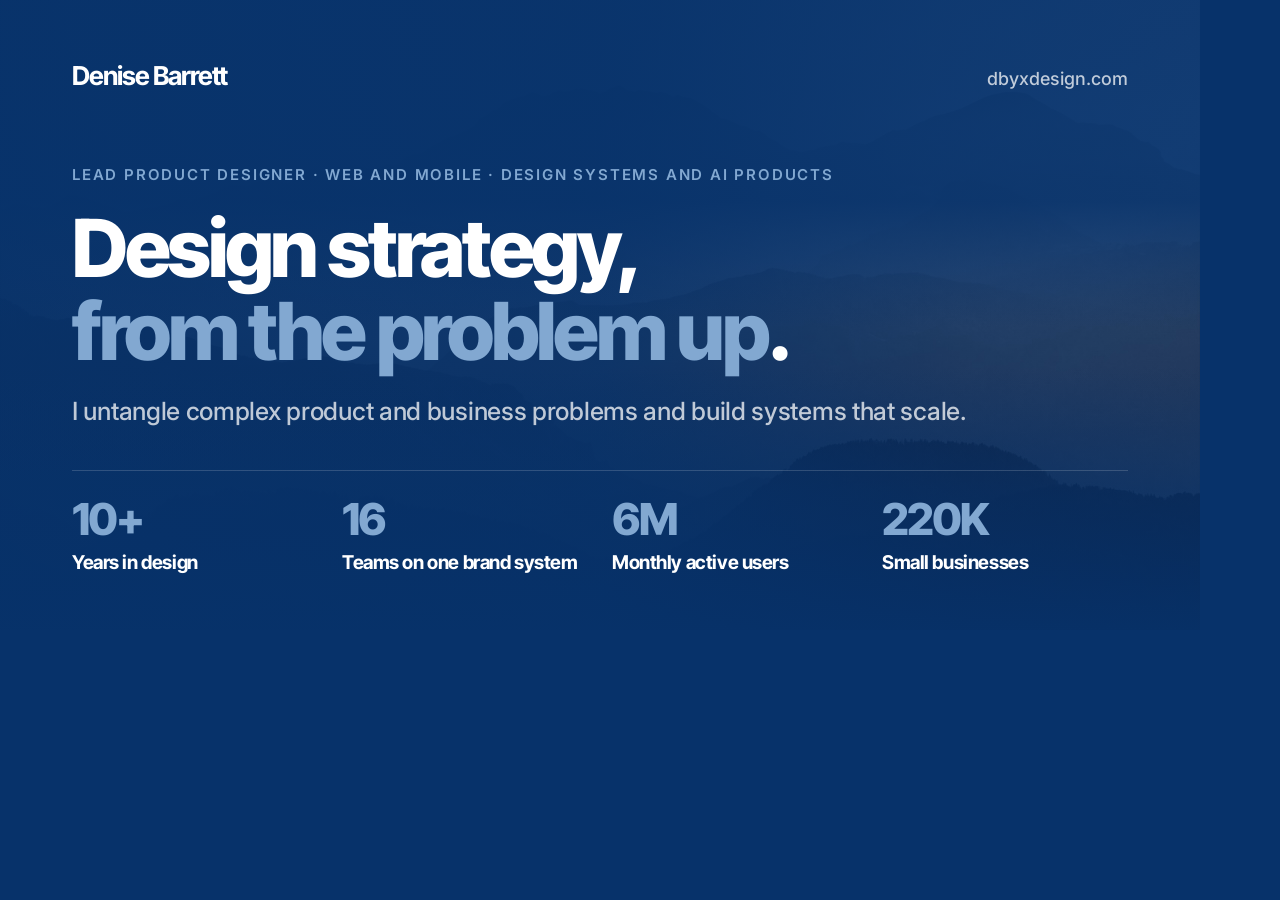
<file: src/og-card.html>
<!doctype html>
<html lang="en">
<head>
<meta charset="utf-8">
<link href="https://fonts.googleapis.com/css2?family=Inter:wght@500;600&family=Inter+Tight:wght@700;800&display=block" rel="stylesheet">
<style>
  :root {
    --d-bg: #07326A; --d-bg-3: #064089; --d-ink: #ffffff;
    --d-muted: rgba(255,255,255,0.74); --d-subtle: rgba(255,255,255,0.62); --d-rule: rgba(255,255,255,0.16);
    --accent-light: #82A8D1;
  }
  * { margin: 0; padding: 0; box-sizing: border-box; }
  html, body { width: 1200px; height: 630px; overflow: hidden; background: var(--d-bg); }
  body {
    position: relative; color: var(--d-ink);
    font-family: 'Inter', sans-serif; -webkit-font-smoothing: antialiased;
    padding: 60px 72px 56px;
    display: flex; flex-direction: column;
  }
  /* The hero's navy tinted mountain photo, with the same kind of scrim: dark on the text
     side, under the name and behind the numbers. */
  .photo { position: absolute; inset: 0; width: 1200px; height: 630px; object-fit: cover; object-position: center 34%; }
  .scrim { position: absolute; inset: 0;
    background:
      linear-gradient(180deg, rgba(7,50,106,0.86) 0%, rgba(7,50,106,0.84) 32%, rgba(7,50,106,0) 52%),
      linear-gradient(0deg, rgba(7,50,106,0.9) 0%, rgba(7,50,106,0.55) 22%, rgba(7,50,106,0) 42%),
      linear-gradient(90deg, rgba(7,50,106,0.9) 0%, rgba(7,50,106,0.8) 50%, rgba(7,50,106,0.3) 80%, rgba(7,50,106,0.14) 100%);
  }
  .top { position: relative; display: flex; justify-content: space-between; align-items: baseline; }
  .name { font-family: 'Inter Tight', sans-serif; font-weight: 700; font-size: 26px; letter-spacing: -0.04em; }
  .domain { font-size: 18px; font-weight: 500; color: var(--d-muted); }
  .main { position: relative; margin-top: auto; }
  .eyebrow {
    font-size: 15px; font-weight: 600; letter-spacing: 0.12em; text-transform: uppercase;
    color: var(--accent-light); margin-bottom: 22px;
  }
  h1 {
    font-family: 'Inter Tight', sans-serif; font-weight: 800;
    font-size: 80px; line-height: 1.04; letter-spacing: -0.042em;
  }
  h1 em { font-style: normal; color: var(--accent-light); }
  .desc { margin-top: 24px; font-size: 25px; font-weight: 500; letter-spacing: -0.012em; color: rgba(255,255,255,0.74); }
  .stats {
    position: relative; margin-top: 44px; padding-top: 26px;
    border-top: 1px solid var(--d-rule);
    display: grid; grid-template-columns: repeat(4, 1fr); gap: 24px;
  }
  .num {
    display: block; font-family: 'Inter Tight', sans-serif; font-weight: 800;
    font-size: 44px; line-height: 1; letter-spacing: -0.045em; color: var(--accent-light);
  }
  .label {
    display: block; margin-top: 10px;
    font-family: 'Inter Tight', sans-serif; font-weight: 700; font-size: 19px; letter-spacing: -0.022em;
  }
</style>
</head>
<body>
  <img class="photo" src="../img/hero-mountains-1600.jpg" alt="">
  <div class="scrim"></div>
  <div class="top">
    <span class="name">Denise Barrett</span>
    <span class="domain">dbyxdesign.com</span>
  </div>
  <div class="main">
    <p class="eyebrow">Lead product designer &middot; Web and mobile &middot; Design systems and AI products</p>
    <h1>Design strategy,<br><em>from the problem up</em>.</h1>
    <p class="desc">I untangle complex product and business problems and build systems that scale.</p>
  </div>
  <div class="stats">
    <div><span class="num">10+</span><span class="label">Years in design</span></div>
    <div><span class="num">16</span><span class="label">Teams on one brand system</span></div>
    <div><span class="num">6M</span><span class="label">Monthly active users</span></div>
    <div><span class="num">220K</span><span class="label">Small businesses</span></div>
  </div>
</body>
</html>
</file>
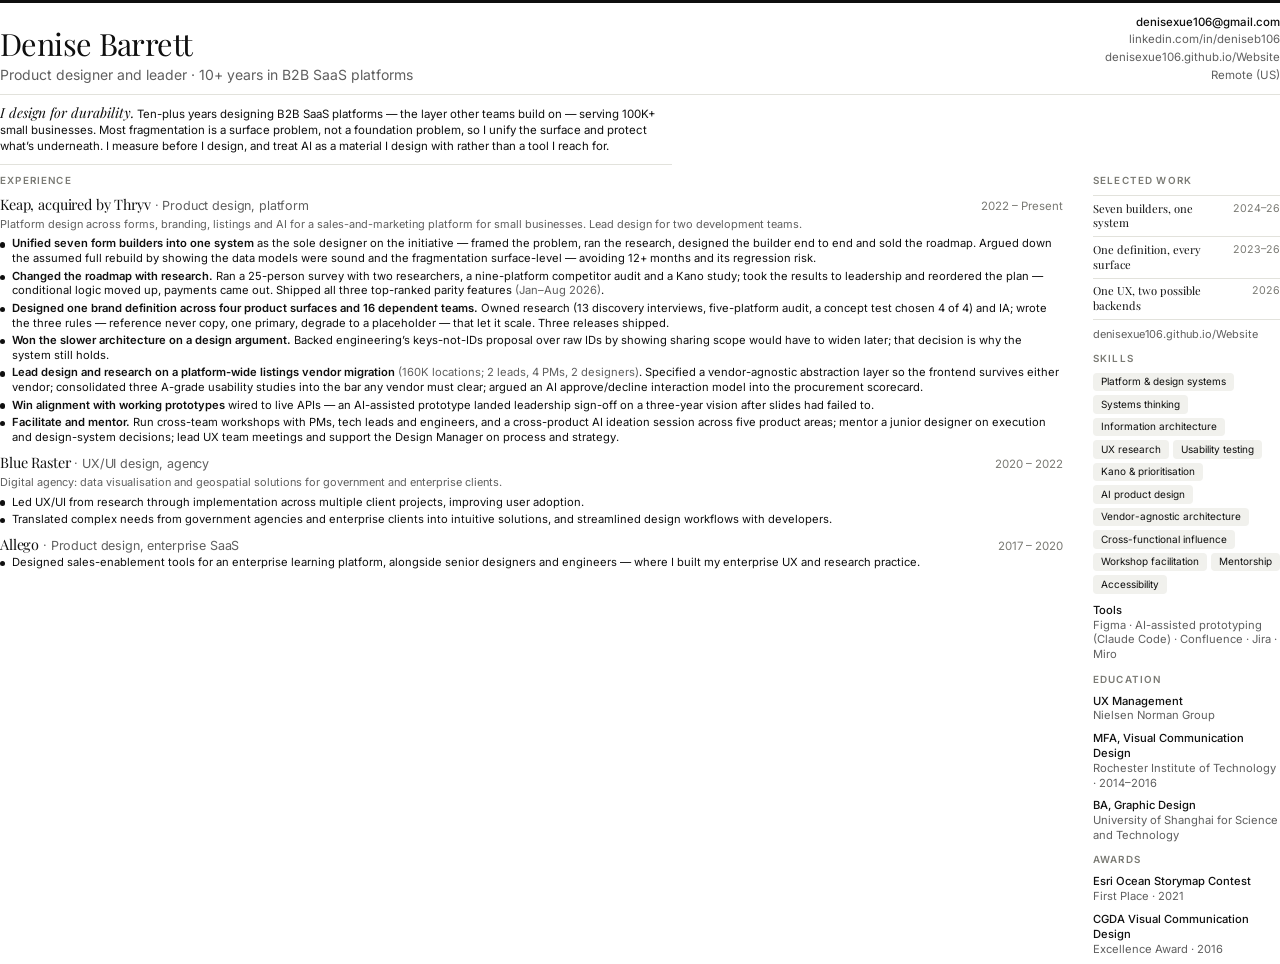
<file: src/resume.html>
<!DOCTYPE html>
<html lang="en">
<head>
<meta charset="UTF-8" />
<title>Denise Barrett — Resume</title>
<link rel="preconnect" href="https://fonts.googleapis.com" />
<link rel="preconnect" href="https://fonts.gstatic.com" crossorigin />
<link href="https://fonts.googleapis.com/css2?family=Inter:wght@400;500;600&family=Playfair+Display:ital,wght@0,400;1,400&display=block" rel="stylesheet" />
<style>
  /* Tokens mirror the portfolio site, on a white page so it prints clean. */
  :root{
    --ink:#0f0f0f; --muted:#5f5f5f; --subtle:#7a7a74; --rule:#e2e2dc; --tag:#f1f1ed;
    --serif:'Playfair Display',Georgia,'Times New Roman',serif;
    --sans:'Inter','Helvetica Neue',Helvetica,Arial,sans-serif;
  }
  @page{ size:Letter; margin:0.42in 0.5in 0.4in 0.5in; }
  *{ box-sizing:border-box; margin:0; padding:0; }
  html,body{ background:#fff; color:var(--ink); font-family:var(--sans); font-size:8.6pt; line-height:1.32; -webkit-print-color-adjust:exact; print-color-adjust:exact; }
  a{ color:inherit; text-decoration:none; }

  /* ── header ── */
  .top-rule{ height:3px; background:var(--ink); margin-bottom:8pt; }
  header{ display:flex; justify-content:space-between; align-items:flex-end; gap:16pt; padding-bottom:7pt; border-bottom:1px solid var(--rule); }
  h1{ font-family:var(--serif); font-weight:400; font-size:23pt; letter-spacing:-0.02em; line-height:1; }
  .role{ font-size:10.5pt; color:var(--muted); margin-top:5pt; }
  .contact{ text-align:right; font-size:8.6pt; color:var(--muted); line-height:1.55; }
  .contact strong{ color:var(--ink); font-weight:500; }

  /* ── summary ── */
  .summary{ padding:6pt 0 7pt; border-bottom:1px solid var(--rule); font-size:8.6pt; color:var(--ink); line-height:1.4; max-width:7in; }
  .summary em{ font-family:var(--serif); font-style:italic; font-size:10.4pt; }

  /* ── two columns ── */
  .cols{ display:grid; grid-template-columns:1fr 1.95in; gap:0 22pt; padding-top:7pt; }
  h2{ font-family:var(--sans); font-size:7.4pt; font-weight:600; letter-spacing:0.12em; text-transform:uppercase; color:var(--subtle); margin:0 0 6pt; }
  section + section{ margin-top:8pt; }

  /* ── experience ── */
  .job{ margin-bottom:6.5pt; }
  .job-head{ display:flex; justify-content:space-between; align-items:baseline; gap:10pt; }
  .job h3{ font-family:var(--serif); font-weight:400; font-size:10.8pt; letter-spacing:-0.01em; }
  .job h3 span{ font-family:var(--sans); font-size:9.4pt; color:var(--muted); }
  .dates{ font-size:8.6pt; color:var(--subtle); white-space:nowrap; }
  .blurb{ font-size:8.2pt; color:var(--muted); margin:1.5pt 0 4pt; }
  ul{ list-style:none; }
  li{ position:relative; padding-left:9pt; margin-bottom:2pt; font-size:8.4pt; color:var(--ink); }
  li::before{ content:''; position:absolute; left:0; top:0.52em; width:4pt; height:4pt; border-radius:50%; background:var(--ink); }
  li b{ font-weight:600; }
  li .m{ color:var(--muted); }

  /* ── sidebar ── */
  aside .item{ margin-bottom:6pt; font-size:8.4pt; }
  aside .item b{ display:block; font-weight:500; color:var(--ink); }
  aside .item span{ color:var(--muted); }
  .tags{ display:flex; flex-wrap:wrap; gap:3pt; }
  .tag{ font-size:7.5pt; color:var(--ink); background:var(--tag); padding:2pt 6pt; border-radius:3pt; }
  .work{ font-size:8.4pt; }
  .work .w{ display:flex; justify-content:space-between; gap:6pt; padding:4pt 0; border-bottom:1px solid var(--rule); }
  .work .w:first-of-type{ border-top:1px solid var(--rule); }
  .work .w i{ font-family:var(--serif); font-style:normal; color:var(--ink); }
  .work .w span{ color:var(--subtle); white-space:nowrap; font-size:8pt; }
  .work .url{ margin-top:5pt; color:var(--muted); font-size:8.2pt; }
</style>
</head>
<body>
<div class="top-rule"></div>

<header>
  <div>
    <h1>Denise Barrett</h1>
    <div class="role">Product designer and leader &middot; 10+ years in B2B SaaS platforms</div>
  </div>
  <div class="contact">
    <strong>denisexue106@gmail.com</strong><br>
    linkedin.com/in/deniseb106<br>
    denisexue106.github.io/Website<br>
    Remote (US)
  </div>
</header>

<p class="summary">
  <em>I design for durability.</em> Ten-plus years designing B2B SaaS platforms &mdash; the layer other teams build on &mdash; serving 100K+ small businesses. Most fragmentation is a surface problem, not a foundation problem, so I unify the surface and protect what&rsquo;s underneath. I measure before I design, and treat AI as a material I design with rather than a tool I reach for.
</p>

<div class="cols">
  <main>
    <section>
      <h2>Experience</h2>

      <div class="job">
        <div class="job-head">
          <h3>Keap, acquired by Thryv <span>&middot; Product design, platform</span></h3>
          <div class="dates">2022 &ndash; Present</div>
        </div>
        <p class="blurb">Platform design across forms, branding, listings and AI for a sales-and-marketing platform for small businesses. Lead design for two development teams.</p>
        <ul>
          <li><b>Unified seven form builders into one system</b> as the sole designer on the initiative &mdash; framed the problem, ran the research, designed the builder end to end and sold the roadmap. Argued down the assumed full rebuild by showing the data models were sound and the fragmentation surface-level &mdash; avoiding 12+ months and its regression risk.</li>
          <li><b>Changed the roadmap with research.</b> Ran a 25-person survey with two researchers, a nine-platform competitor audit and a Kano study; took the results to leadership and reordered the plan &mdash; conditional logic moved up, payments came out. Shipped all three top-ranked parity features <span class="m">(Jan&ndash;Aug 2026)</span>.</li>
          <li><b>Designed one brand definition across four product surfaces and 16 dependent teams.</b> Owned research (13 discovery interviews, five-platform audit, a concept test chosen 4 of 4) and IA; wrote the three rules &mdash; reference never copy, one primary, degrade to a placeholder &mdash; that let it scale. Three releases shipped.</li>
          <li><b>Won the slower architecture on a design argument.</b> Backed engineering&rsquo;s keys-not-IDs proposal over raw IDs by showing sharing scope would have to widen later; that decision is why the system still holds.</li>
          <li><b>Lead design and research on a platform-wide listings vendor migration</b> <span class="m">(160K locations; 2 leads, 4 PMs, 2 designers)</span>. Specified a vendor-agnostic abstraction layer so the frontend survives either vendor; consolidated three A-grade usability studies into the bar any vendor must clear; argued an AI approve/decline interaction model into the procurement scorecard.</li>
          <li><b>Win alignment with working prototypes</b> wired to live APIs &mdash; an AI-assisted prototype landed leadership sign-off on a three-year vision after slides had failed to.</li>
          <li><b>Facilitate and mentor.</b> Run cross-team workshops with PMs, tech leads and engineers, and a cross-product AI ideation session across five product areas; mentor a junior designer on execution and design-system decisions; lead UX team meetings and support the Design Manager on process and strategy.</li>
        </ul>
      </div>

      <div class="job">
        <div class="job-head">
          <h3>Blue Raster <span>&middot; UX/UI design, agency</span></h3>
          <div class="dates">2020 &ndash; 2022</div>
        </div>
        <p class="blurb">Digital agency: data visualisation and geospatial solutions for government and enterprise clients.</p>
        <ul>
          <li>Led UX/UI from research through implementation across multiple client projects, improving user adoption.</li>
          <li>Translated complex needs from government agencies and enterprise clients into intuitive solutions, and streamlined design workflows with developers.</li>
        </ul>
      </div>

      <div class="job">
        <div class="job-head">
          <h3>Allego <span>&middot; Product design, enterprise SaaS</span></h3>
          <div class="dates">2017 &ndash; 2020</div>
        </div>
        <ul>
          <li>Designed sales-enablement tools for an enterprise learning platform, alongside senior designers and engineers &mdash; where I built my enterprise UX and research practice.</li>
        </ul>
      </div>
    </section>
  </main>

  <aside>
    <section>
      <h2>Selected work</h2>
      <div class="work">
        <div class="w"><i>Seven builders, one system</i><span>2024&ndash;26</span></div>
        <div class="w"><i>One definition, every surface</i><span>2023&ndash;26</span></div>
        <div class="w"><i>One UX, two possible backends</i><span>2026</span></div>
        <div class="url">denisexue106.github.io/Website</div>
      </div>
    </section>

    <section>
      <h2>Skills</h2>
      <div class="tags">
        <span class="tag">Platform &amp; design systems</span><span class="tag">Systems thinking</span>
        <span class="tag">Information architecture</span><span class="tag">UX research</span>
        <span class="tag">Usability testing</span><span class="tag">Kano &amp; prioritisation</span>
        <span class="tag">AI product design</span><span class="tag">Vendor-agnostic architecture</span>
        <span class="tag">Cross-functional influence</span><span class="tag">Workshop facilitation</span>
        <span class="tag">Mentorship</span><span class="tag">Accessibility</span>
      </div>
      <div class="item" style="margin-top:7pt"><b>Tools</b><span>Figma &middot; AI-assisted prototyping (Claude Code) &middot; Confluence &middot; Jira &middot; Miro</span></div>
    </section>

    <section>
      <h2>Education</h2>
      <div class="item"><b>UX Management</b><span>Nielsen Norman Group</span></div>
      <div class="item"><b>MFA, Visual Communication Design</b><span>Rochester Institute of Technology &middot; 2014&ndash;2016</span></div>
      <div class="item"><b>BA, Graphic Design</b><span>University of Shanghai for Science and Technology</span></div>
    </section>

    <section>
      <h2>Awards</h2>
      <div class="item"><b>Esri Ocean Storymap Contest</b><span>First Place &middot; 2021</span></div>
      <div class="item"><b>CGDA Visual Communication Design</b><span>Excellence Award &middot; 2016</span></div>
    </section>
  </aside>
</div>
</body>
</html>
</file>
<file: site.css>
*, *::before, *::after { box-sizing: border-box; margin: 0; padding: 0; }

:root {
  /* ── LIGHT SURFACES ── */
  /* Text is a near-black slate, not navy, so the blue reads as emphasis (COLOR PASS 2026-11-17). */
  --ink: #111827;             /* 17.7:1 on white */
  --ink-2: #1F2937;
  --ink-muted: #4B5563;       /* 7.6:1 on white, 7.1:1 on --surface-alt */
  --ink-subtle: #5B6472;      /* 6.1:1 on white, 5.7:1 on --surface-alt */
  --ink-faint: #8B93A1;       /* large text only */
  --surface: #ffffff;
  --surface-alt: #F1F7F9;     /* the light blue band, used for every light section */
  --surface-alt-2: #E6EEF5;   /* number tiles, browser chrome */
  --rule: #DCE5EE;
  --rule-strong: #C3D0DE;

  /* ── THE ONE Color ── */
  --accent: #0A72DB;          /* 4.7:1 on white, and white text on it */
  --accent-deep: #0860B8;
  --accent-light: #5CB4FF;    /* bright sky blue: 8.6:1 on the navy */
  --accent-wash: #E7EFFA;

  /* ── RESULTS ── one green, only on outcome numbers and Shipped labels, so results read at a glance */
  --result: #047857;          /* green, so results read as good news: 5.5:1 on white, 5.2:1 on --result-wash */
  --result-wash: #ECFDF5;
  --result-light: #6EE7B7;    /* on the navy */
  --ok: #047857;              /* Shipped */

  /* ── DARK SURFACES ── */
  --d-bg: #041A3D;            /* one dark navy for every dark surface */
  --d-bg-2: #0A2A57;
  --d-bg-3: #0A2A57;    /* hero stat cards, readable as a card against --d-bg */
  --d-ink: #ffffff;
  --d-muted: rgba(255,255,255,0.74);
  --d-subtle: rgba(255,255,255,0.62);   /* 5.8:1 on --d-bg, 4.8:1 on the stat cards */
  --d-rule: rgba(255,255,255,0.16);

  --font-display: 'Inter Tight', 'Inter', -apple-system, BlinkMacSystemFont, sans-serif;
  --font-body: 'Inter', -apple-system, BlinkMacSystemFont, 'Segoe UI', sans-serif;

  --type-xs: 0.75rem;
  --type-sm: 0.875rem;
  --type-base: 1rem;
  --type-md: 1.125rem;
  --type-lg: 1.375rem;
  --type-xl: 2rem;
  --type-2xl: clamp(2.2rem, 5vw, 4rem);
  /* Sized so "from the problem up." holds one line: it is 8.96em wide and the hero
     column stops growing at 605px past 1180px. Any larger and the line wraps, and the
     full stop, which is its own animated word, drops onto a line by itself. */
  --type-3xl: clamp(2.2rem, 5vw, 4rem);

  --space-xs: 0.5rem;
  --space-sm: 1rem;
  --space-md: 2rem;
  --space-lg: 4rem;
  --space-xl: 7.5rem;

  --nav-h: 4.5rem;
  --max-w: 1180px;
  --reading-w: 680px;

  --ease: cubic-bezier(.25,.46,.45,.94);
}

html { scroll-behavior: smooth; }

body {
  font-family: var(--font-body);
  background: var(--surface);
  color: var(--ink);
  line-height: 1.6;
  -webkit-font-smoothing: antialiased;
  -moz-osx-font-smoothing: grayscale;
  overflow-x: hidden;
}

h1, h2, h3, h4 {
  font-family: var(--font-display);
  font-weight: 800;
  letter-spacing: -0.028em;
  line-height: 1.02;
}

a { color: inherit; text-decoration: none; }
img { display: block; max-width: 100%; }
::selection { background: var(--accent); color: #fff; }

.container {
  max-width: var(--max-w);
  margin: 0 auto;
  padding: 0 2rem;
}

section { padding: var(--space-xl) 0; position: relative; }

/* ── SKIP LINK ── */
.skip-link {
  position: absolute; left: 50%; top: 0; transform: translate(-50%, -110%);
  z-index: 1100; background: var(--accent); color: #fff;
  padding: 0.6rem 1.2rem; border-radius: 0 0 6px 6px;
  font-size: var(--type-sm); font-weight: 600;
  transition: transform 0.18s ease;
}
.skip-link:focus { transform: translate(-50%, 0); }

/* ── NAV ── */
nav {
  position: fixed; top: 0; left: 0; right: 0; z-index: 300;
  height: var(--nav-h);
  display: flex; align-items: center; justify-content: space-between;
  padding: 0 2rem;
  color: var(--d-ink);
  transition: background 0.35s var(--ease), color 0.35s var(--ease),
              border-color 0.35s var(--ease), backdrop-filter 0.35s;
  border-bottom: 1px solid transparent;
}
nav.scrolled, nav.menu-open {
  background: rgba(255,255,255,0.86);
  backdrop-filter: saturate(180%) blur(16px);
  -webkit-backdrop-filter: saturate(180%) blur(16px);
  border-bottom-color: var(--rule);
  color: var(--ink);
}
.nav-logo {
  font-family: var(--font-display);
  font-size: 1.4rem;
  font-weight: 700;
  letter-spacing: -0.04em;
  display: block;
}
.nav-links {
  display: flex; gap: 2rem; list-style: none;
  margin-left: auto; margin-right: 2rem;
}
.nav-links a {
  font-size: var(--type-sm); font-weight: 500;
  opacity: 0.68; position: relative; padding-bottom: 2px;
  transition: opacity 0.2s;
}
.nav-links a::after {
  content: ''; position: absolute; left: 0; right: 0; bottom: 0; height: 1px;
  background: var(--accent); transform: scaleX(0); transform-origin: right;
  transition: transform 0.3s var(--ease);
}
.nav-links a:hover { opacity: 1; }
.nav-links a:hover::after { transform: scaleX(1); transform-origin: left; }
.nav-cta {
  font-size: var(--type-sm); font-weight: 600;
  padding: 0.52rem 1.25rem;
  background: var(--accent); color: #fff;
  border-radius: 100px;
  transition: background 0.25s;
  will-change: transform;
}
.nav-cta:hover { background: var(--accent-deep); }
nav.menu-open { background: var(--surface); }
/* One group for the links and the CTA: at the right of the bar on wider screens, and
   the panel the Menu button opens on a phone (PHONE MENU). */
.nav-menu { display: flex; align-items: center; }
.nav-toggle {
  display: none; align-items: center; gap: 0.55rem;
  min-height: 2.75rem; padding: 0 0.15rem 0 0.75rem; margin-right: -0.15rem;
  font: 600 var(--type-sm)/1 var(--font-body); color: inherit;
  background: none; border: 0; border-radius: 6px; cursor: pointer;
}
.nav-toggle svg { fill: none; stroke: currentColor; stroke-width: 1.6; stroke-linecap: round; }
.nav-toggle path { transform-box: fill-box; transform-origin: center; transition: transform 0.25s var(--ease); }
nav.menu-open .nav-toggle .l1 { transform: translateY(3px) rotate(45deg); }
nav.menu-open .nav-toggle .l2 { transform: translateY(-3px) rotate(-45deg); }

/* ── HERO (dark, full bleed) ── */
#hero {
  background: var(--d-bg);
  color: var(--d-ink);
  padding: calc(var(--nav-h) + 5.5rem) 0 0;
  /* Not clipped: the collage shadows run past the hero's bottom edge, and clipping them
     left a hard line across the mountains below. */
  overflow-x: clip; overflow-y: visible;
}
#hero .container { position: relative; z-index: 1; }
/* A navy duotone of a layered mountain photo behind the hero and the stats band (her ask,
   2026-11-11: "an image tinted in there"). Photo by Marek Piwnicki on Unsplash, free under
   the Unsplash License. The two sections go transparent inside one navy block, so the photo
   runs behind both with no seam. The scrim keeps the text side and the strip under the nav
   dark; the mask fades the photo back to navy before the white Work section. */
/* The homepage hero runs a step darker than the other navy surfaces (2026-11-17). */
.hero-block { position: relative; background: var(--d-bg); }
.hero-block #hero, .hero-block .hero-stats { background: transparent; }
.hero-photo {
  position: absolute; inset: 0; z-index: 0; overflow: hidden; pointer-events: none;
  -webkit-mask-image: linear-gradient(to bottom, #000 0, #000 88%, transparent 100%);
  mask-image: linear-gradient(to bottom, #000 0, #000 88%, transparent 100%);
}
.hero-photo img { display: block; width: 100%; height: 100%; object-fit: cover; object-position: center 20%; }
.hero-photo::after {
  content: ''; position: absolute; inset: 0;
  background:
    linear-gradient(180deg, rgba(4,26,61,0.88) 0%, rgba(4,26,61,0.55) 12%, rgba(4,26,61,0) 26%),
    linear-gradient(90deg, rgba(4,26,61,0.84) 0%, rgba(4,26,61,0.66) 34%, rgba(4,26,61,0.38) 60%, rgba(4,26,61,0.28) 100%);
}
@media (max-width: 1080px) {
  .hero-photo::after {
    background: linear-gradient(180deg, rgba(4,26,61,0.94) 0%, rgba(4,26,61,0.88) 14%, rgba(4,26,61,0.78) 26%, rgba(4,26,61,0.68) 36%, rgba(4,26,61,0.45) 52%, rgba(4,26,61,0.32) 72%, rgba(4,26,61,0.28) 100%);
  }
}

.hero-inner {
  display: grid;
  grid-template-columns: 1.15fr 0.85fr;
  gap: 3rem;
  align-items: center;
}
/* The headline column cannot shrink (line two needs about 590px), so the collage grows
   into the empty margin on the right instead, stopping 24px short of the viewport edge. */
@media (min-width: 1081px) {
  .hero-mosaic { width: calc(100% + clamp(0px, calc(8px + (100vw - 1180px) / 2), 12rem)); }
}

#hero h1 {
  font-size: var(--type-3xl);
  letter-spacing: -0.042em;
  line-height: 1.1;
  margin-bottom: 2.25rem;
  text-wrap: balance;
}
#hero h1 em {
  font-style: normal;
  color: var(--accent-light);
  display: inline-block;
}

/* The intro steps down three times: the headline, the promise, the range.
   Each level drops a size and a shade so the eye can stop after any one. */
.hero-eyebrow {
  font-size: var(--type-xs); font-weight: 600;
  letter-spacing: 0.12em; text-transform: uppercase;
  color: var(--accent-light);
  margin-bottom: 1.1rem;
  opacity: 0; transform: translateY(16px);
  transition: opacity 0.7s ease, transform 0.7s var(--ease);
}
.hero-eyebrow.in { opacity: 1; transform: none; }
/* One line wherever the hero has two columns. Just above 1080px it is wider than the
   text column and runs into the empty space above the collage. The zero minimum keeps
   the long line from widening the column and pushing the collage. */
@media (min-width: 1081px) { .hero-left { min-width: 0; } .hero-eyebrow { white-space: nowrap; } }

.hero-desc {
  font-size: clamp(1.15rem, 1.6vw, 1.35rem);
  color: var(--d-ink);
  max-width: 34ch;
  line-height: 1.35;
  font-weight: 600;
  letter-spacing: -0.012em;
  margin-bottom: 0.9rem;
  text-wrap: balance;
  opacity: 0; transform: translateY(16px);
  transition: opacity 0.7s ease, transform 0.7s var(--ease);
}
.hero-desc.in { opacity: 1; transform: none; }

.hero-body {
  font-size: clamp(1rem, 1.2vw, 1.1rem);
  color: var(--d-muted);
  max-width: 48ch;
  line-height: 1.6;
  margin-bottom: 2.25rem;
  text-wrap: pretty;
  opacity: 0; transform: translateY(16px);
  transition: opacity 0.7s ease, transform 0.7s var(--ease);
}
.hero-body.in { opacity: 1; transform: none; }

.hero-actions {
  display: flex; flex-wrap: wrap; gap: 0.75rem; align-items: center;
  opacity: 0; transform: translateY(16px);
  transition: opacity 0.7s ease, transform 0.7s var(--ease);
}
.hero-actions.in { opacity: 1; transform: none; }

.btn-primary {
  display: inline-flex; align-items: center; gap: 0.6rem;
  font-size: var(--type-sm); font-weight: 600;
  padding: 0.85rem 1.6rem;
  color: #fff; background: var(--accent);
  border-radius: 100px;
  transition: background 0.25s;
  will-change: transform;
}
.btn-primary:hover { background: var(--accent-deep); }
.btn-primary svg { transition: transform 0.3s var(--ease); }
.btn-primary:hover svg { transform: translateX(4px); }

.btn-ghost {
  display: inline-flex; align-items: center; gap: 0.55rem;
  font-size: var(--type-sm); font-weight: 500;
  padding: 0.85rem 1.4rem;
  color: var(--d-muted);
  border: 1px solid var(--d-rule);
  border-radius: 100px;
  transition: color 0.25s, border-color 0.25s, background 0.25s;
}
.btn-ghost:hover { color: var(--d-ink); border-color: var(--accent-light); background: rgba(92,180,255,0.14); }

/* ── HERO MOSAIC ── */
/* Three windows, one per case study. The front one plays Thryv AI creating a form in the
   Forms prototype. Each card links to its own case study. The stack leans toward the
   pointer, the cards deal in with the hero, then drift slightly at rest. */
.hero-mosaic {
  position: relative; aspect-ratio: 1 / 0.92; display: block;
  opacity: 0; transform: translateY(26px);
  transition: opacity 0.9s ease, transform 0.9s var(--ease);
}
.hero-mosaic.in { opacity: 1; transform: none; }
.mosaic-stage {
  position: absolute; inset: 0;
  transform: perspective(1300px) rotateX(calc(var(--ty, 0) * -4deg)) rotateY(calc(var(--tx, 0) * 6deg));
  transition: transform 0.7s var(--ease);
}
/* a soft indigo light that follows the pointer behind the cards */
.mosaic-stage::before {
  content: ''; position: absolute; inset: -16%; z-index: 0; pointer-events: none;
  background: radial-gradient(40% 40% at calc(50% + var(--tx, 0) * 24%) calc(50% + var(--ty, 0) * 24%),
    rgba(10,114,219,0.5), rgba(10,114,219,0) 72%);
  transition: background 0.6s var(--ease);
}
.mosaic-card {
  position: absolute; display: block;
  border-radius: 10px; overflow: hidden;
  background: var(--d-bg-2);
  border: 1px solid var(--d-rule);
  box-shadow: 0 28px 60px rgba(0,0,0,0.5);
  color: inherit; text-decoration: none;
  transform: translate(calc(var(--tx, 0) * var(--d) * 1px), calc(var(--ty, 0) * var(--d) * 1px)) var(--r);
  opacity: 0; translate: 0 34px;
  transition: transform 0.6s var(--ease), border-color 0.4s, box-shadow 0.5s var(--ease), filter 0.4s ease,
    opacity 0.7s ease var(--dl), translate 0.95s var(--ease) var(--dl);
}
.hero-mosaic.in .mosaic-card {
  opacity: 1; translate: 0 0;
  animation: mosaic-float var(--fd) ease-in-out calc(var(--dl) + 1.2s) infinite;
}
@keyframes mosaic-float { 0%, 100% { translate: 0 0; } 50% { translate: 0 var(--f); } }
.mosaic-card img { width: 100%; height: auto; display: block; }
.mosaic-card:hover, .mosaic-card:focus-visible {
  z-index: 5;
  transform: translate(calc(var(--tx, 0) * var(--d) * 1px), calc(var(--ty, 0) * var(--d) * 1px - 10px)) rotate(0deg) scale(1.04);
  border-color: var(--accent-light);
  box-shadow: 0 40px 80px rgba(0,0,0,0.62), 0 0 0 1px rgba(92,180,255,0.5);
  animation-play-state: paused;
  outline: none;
}
.mosaic-stage:has(.mosaic-card:hover) .mosaic-card:not(:hover),
.mosaic-stage:has(.mosaic-card:focus-visible) .mosaic-card:not(:focus-visible) { filter: brightness(0.5) saturate(0.7); }
/* Same window chrome as the case cards, scaled down so it still reads at this size. */
.mosaic-chrome {
  display: block; height: 16px;
  background: var(--surface-alt-2);
  border-bottom: 1px solid rgba(4,26,61,0.10);
  position: relative;
}
.mosaic-chrome::before {
  content: ''; position: absolute; left: 7px; top: 50%;
  width: 4px; height: 4px; margin-top: -2px;
  border-radius: 50%; background: var(--rule-strong);
  box-shadow: 7px 0 0 var(--rule-strong), 14px 0 0 var(--rule-strong);
}
/* the case title, shown when a card is pointed at or focused */
.mosaic-label {
  position: absolute; left: 10px; bottom: 10px; z-index: 2;
  display: inline-flex; align-items: center; gap: 0.45rem;
  padding: 0.45rem 0.8rem; border-radius: 100px;
  background: rgba(4,26,61,0.92); color: #fff;
  font-size: 0.75rem; font-weight: 600; white-space: nowrap;
  box-shadow: 0 8px 20px rgba(0,0,0,0.35);
  opacity: 0; transform: translateY(8px);
  transition: opacity 0.3s ease, transform 0.45s var(--ease);
}
.mosaic-card:hover .mosaic-label, .mosaic-card:focus-visible .mosaic-label { opacity: 1; transform: none; }
/* Three cards, one per case study, each readable: Forms in front on the left (it plays the
   AI chat, so it is the largest), the Branding Center behind it at the top right, and
   Listings as a phone in front at the bottom right. They overlap only at the edges. Each moves
   less with the pointer than the one in front of it. */
.mc-1 { --r: rotate(-2.5deg); --d: 16; --dl: 0.05s; --fd: 6.5s; --f: -8px; left: 0;  top: 24%; z-index: 2; width: 60%; }
.mc-2 { --r: rotate(3deg);    --d: 9;  --dl: 0.2s;  --fd: 7.5s; --f: -6px; right: 0; top: 0;   z-index: 1; width: 58%; }
.mc-4 {
  --r: rotate(3deg); --d: 22; --dl: 0.36s; --fd: 7s; --f: -7px;
  right: 2%; bottom: 0; z-index: 3; width: 25%;
  padding: 0.8%; border: 0; border-radius: 16% / 7.4%; overflow: visible;
  background: linear-gradient(155deg, #FFFFFF 0%, var(--surface-alt-2) 50%, var(--rule) 100%);
}
.mc-screen { position: relative; display: block; overflow: hidden; border-radius: 13.4% / 6.2%; }
.mc-4 .mosaic-video { top: 0; height: 100%; object-fit: cover; }
.mc-4 .mosaic-label { left: auto; right: 8px; bottom: 8px; }
@media (max-width: 1080px) { .mc-4 { width: 23%; } }
/* the hover recording sits over the still and fades in once it is actually playing */
.mosaic-video { position: absolute; left: 0; right: 0; top: 16px; width: 100%; height: auto; opacity: 0; transition: opacity 0.25s ease; pointer-events: none; }
.mosaic-card.playing .mosaic-video { opacity: 1; }

/* ── HERO STATS ── */
/* A row of cards rather than a rule-divided row, so the numbers get room to be large.
   Four cards, so the grid divides evenly at 4, 2 and 1 columns. */
/* Dark the whole way through and continuous with the hero above it, ending on a
   clean edge against the white of Work. */
.hero-stats {
  position: relative;
  background: var(--d-bg);
  color: var(--d-ink);
  padding: 4.5rem 0 var(--space-lg);
}
.hero-stats .container { position: relative; z-index: 1; }
/* Overlap the hero by a pixel: it often ends on a fractional pixel, and the white page
   showed through the seam as a light hairline across the navy. */
.hero-stats { margin-top: -1px; }

.hero-facts {
  display: grid; grid-template-columns: repeat(4, 1fr);
  gap: 1rem;
  opacity: 0; transform: translateY(16px);
  transition: opacity 0.8s ease, transform 0.8s var(--ease);
}
.hero-facts.in { opacity: 1; transform: none; }

.fact {
  display: flex; flex-direction: column;
  padding: 2.1rem 1.8rem 1.9rem;
  border-radius: 16px;
  background: var(--d-bg-3);
  border: 1px solid var(--d-rule);
}

.stat-num {
  font-family: var(--font-display);
  font-size: clamp(2.5rem, 4.4vw, 3.5rem);
  font-weight: 800;
  letter-spacing: -0.045em;
  line-height: 0.95;
  color: var(--accent-light);
  margin-bottom: 0.7rem;
}

.stat-label {
  font-family: var(--font-display);
  font-size: 1.05rem; font-weight: 700;
  letter-spacing: -0.022em; line-height: 1.25;
  color: var(--d-ink);
}
/* Reserve two lines so the supporting line starts level across the row,
   even at widths where one label wraps and the others do not. */
.fact .stat-label { min-height: 2.5em; }

.stat-sub {
  margin-top: 0.75rem;
  font-size: var(--type-sm);
  line-height: 1.5;
  color: var(--d-subtle);
  max-width: 30ch;
}

/* ── SECTION HEADERS ── */
.section-header {
  display: flex; align-items: flex-end; justify-content: space-between;
  gap: 2rem; flex-wrap: wrap;
  padding-bottom: 1.75rem;
  margin-bottom: 3.5rem;
  border-bottom: 1px solid var(--ink);
}
.section-label {
  display: inline-flex; align-items: center; gap: 0.6rem;
  font-size: var(--type-xs); font-weight: 600;
  letter-spacing: 0.14em; text-transform: uppercase;
  color: var(--accent);
  margin-bottom: 0.9rem;
}
.section-header h2 { font-size: var(--type-2xl); }
.section-link {
  font-size: var(--type-sm); font-weight: 600;
  color: var(--ink-muted);
  display: inline-flex; align-items: center; gap: 0.4rem;
  transition: color 0.25s, gap 0.25s;
}
.section-link:hover { color: var(--accent); gap: 0.7rem; }

/* ── DECK GRAMMAR ──
   The layout language of her interview deck, in the site's navy and blue:
   1. a screen sits in a bezel on a band of raised ground and overhangs the band's top edge
   2. the text that explains a screen sits beside it as ring callouts, not under it
   3. figures sit in stat cards, and in any row exactly one is promoted
   4. lists sit in panels or icon rows that read like a product surface
   5. titles are two tone, with the operative phrase in the accent */
.hl { color: var(--accent); }
#contact .hl { color: var(--accent-light); }
svg.icon {
  width: 1em; height: 1em; flex: none;
  fill: none; stroke: currentColor; stroke-width: 1.7;
  stroke-linecap: round; stroke-linejoin: round;
}

/* children of a revealed block arrive one after another */
.fade-up .iconrow, .fade-up .statcard, .fade-up .callout, .fade-up .panel {
  opacity: 0; transform: translateY(12px);
  transition: opacity 0.7s var(--ease), transform 0.7s var(--ease);
}
.fade-up.visible .iconrow, .fade-up.visible .statcard, .fade-up.visible .callout, .fade-up.visible .panel {
  opacity: 1; transform: none;
}

/* ── WORK ── */
#work { padding-top: var(--space-lg); }
.work-grid {
  display: grid;
  grid-template-columns: repeat(2, 1fr);
  gap: 2.5rem;
}
.case-card {
  display: flex; flex-direction: column;
  position: relative;
  background: var(--surface);
  border: 1px solid var(--rule);
  border-radius: 18px;
  padding: 1.6rem 1.6rem 1.75rem;
  transition: border-color 0.35s var(--ease), transform 0.45s var(--ease), box-shadow 0.45s var(--ease);
}
.case-card::after {
  content: ''; position: absolute; left: 18px; right: 18px; top: -1px; height: 3px;
  border-radius: 0 0 3px 3px;
  background: var(--accent);
  transform: scaleX(0); transform-origin: left;
  transition: transform 0.5s var(--ease);
}
.case-card:hover {
  border-color: var(--rule-strong);
  transform: translateY(-5px);
  box-shadow: 0 22px 50px rgba(4,26,61,0.12);
}
.case-card:hover::after { transform: scaleX(1); }
.case-card.featured { grid-column: 1 / -1; padding: 2.25rem 2.25rem 2.4rem; }

/* The band: raised ground that starts below the top of the screen, so the screen
   overhangs its edge instead of floating on the card. */
.band {
  position: relative; isolation: isolate;
  padding: 0 clamp(1rem, 2.4vw, 1.6rem) clamp(1rem, 2.4vw, 1.5rem);
  margin-bottom: 1.6rem;
}
.band::before {
  content: ''; position: absolute; z-index: -1;
  left: 0; right: 0; top: 2.6rem; bottom: 0;
  border-radius: 16px;
  background: linear-gradient(180deg, var(--accent-wash) 0%, var(--surface-alt) 100%);
  box-shadow: inset 0 0 0 1px rgba(4,26,61,0.05);
}
.case-card.featured .band { margin: 1.75rem 0 0; padding-bottom: 2rem; }

/* the bezel: drawn window chrome, so every screen gets the same one */
.case-shot {
  position: relative;
  display: flex; flex-direction: column;
  border-radius: 10px;
  overflow: hidden;
  background: var(--surface);
  box-shadow: 0 0 0 1px rgba(4,26,61,0.12), 0 22px 46px rgba(4,26,61,0.20);
  transition: transform 0.55s var(--ease), box-shadow 0.55s var(--ease);
}
.case-chrome {
  flex: none; height: 24px;
  background: var(--surface-alt-2);
  border-bottom: 1px solid rgba(4,26,61,0.10);
  position: relative;
}
.case-chrome::before {
  content: ''; position: absolute; left: 11px; top: 50%;
  width: 7px; height: 7px; margin-top: -3.5px;
  border-radius: 50%; background: var(--rule-strong);
  box-shadow: 12px 0 0 var(--rule-strong), 24px 0 0 var(--rule-strong);
}
.case-cover { display: block; width: 100%; height: auto; object-fit: cover; object-position: top center; }
.case-card:not(.featured) .case-cover { aspect-ratio: 16 / 9.4; }
.case-card.featured video.case-cover { aspect-ratio: 680 / 590; }
.case-card:hover .case-shot {
  transform: translateY(-6px);
  box-shadow: 0 0 0 1px rgba(4,26,61,0.14), 0 32px 60px rgba(4,26,61,0.26);
}

/* featured: callouts on the left, the screen in the middle, the numbers on the right */
.case-head {
  display: flex; align-items: flex-end; justify-content: space-between;
  gap: 1.25rem 2.5rem; flex-wrap: wrap;
}
.case-head .case-meta { margin-bottom: 0.9rem; }
.case-head h3 { margin-bottom: 0; }
.case-head .case-arrow { margin-top: 0; }
.showcase-grid {
  display: grid;
  grid-template-columns: minmax(0, 0.8fr) minmax(0, 1.35fr) minmax(0, 0.6fr);
  gap: 1.5rem clamp(1.25rem, 2.6vw, 2.25rem);
  align-items: center;
}
.showcase-grid > .stage { min-width: 0; }
.callouts { display: grid; gap: 1.25rem; padding-top: 3.4rem; }
.callout { text-align: center; max-width: 16.5rem; margin-inline: auto; }
.callout .ring {
  width: 3rem; aspect-ratio: 1; border-radius: 50%;
  margin: 0 auto 0.6rem;
  display: grid; place-items: center;
  background: var(--surface);
  border: 1.5px solid rgba(10,114,219,0.45);
  color: var(--accent);
  transition: transform 0.45s var(--ease), background 0.3s;
}
.callout .ring .icon { width: 42%; height: 42%; }
.case-card:hover .callout .ring { transform: scale(1.06); }
.callout h4 {
  font-family: var(--font-body);
  font-size: var(--type-xs); font-weight: 700;
  letter-spacing: 0.1em; text-transform: uppercase;
  color: var(--ink);
  margin-bottom: 0.35rem;
}
.callout p { font-size: 0.84rem; color: var(--ink-muted); line-height: 1.55; text-wrap: pretty; }

/* stat cards: figure, icon, label, and a bar only where the figure is a share */
.statcards { display: grid; grid-template-columns: repeat(3, minmax(0, 1fr)); gap: 0.7rem; margin-top: auto; }
.statcards.stack { grid-template-columns: 1fr; gap: 0.85rem; padding-top: 2.6rem; margin-top: 0; }
.statcard {
  position: relative;
  background: var(--surface);
  border: 1px solid var(--rule);
  border-radius: 14px;
  padding: 0.95rem 1rem 1rem;
  box-shadow: 0 8px 22px rgba(4,26,61,0.06);
}
.statcard .sc-icon { position: absolute; top: 0.85rem; right: 0.9rem; width: 1.05rem; height: 1.05rem; color: var(--ink-faint); }
.statcard .sc-value {
  display: block;
  font-family: var(--font-display);
  font-weight: 800; letter-spacing: -0.03em; line-height: 1;
  font-size: clamp(1.2rem, 1.55vw, 1.45rem);
  color: var(--ink);
  font-variant-numeric: tabular-nums;
  padding-right: 1.5rem;
}
.case-card.featured .statcard .sc-value { font-size: clamp(1.7rem, 2.5vw, 2.2rem); }
.statcard .sc-label { display: block; margin-top: 0.45rem; font-size: 0.74rem; color: var(--ink-subtle); line-height: 1.45; }
.statcard .sc-bar { display: block; margin-top: 0.75rem; height: 0.28rem; border-radius: 999px; background: var(--rule); overflow: hidden; }
.statcard .sc-bar i { display: block; height: 100%; width: 0; border-radius: 999px; background: var(--accent); transition: width 1.2s var(--ease) 0.35s; }
.fade-up.visible .statcard .sc-bar i { width: var(--v); }
.statcard.hi {
  background: var(--accent-wash);
  border-color: rgba(10,114,219,0.42);
  box-shadow: inset 0 0 0 1px rgba(10,114,219,0.22), 0 14px 32px rgba(10,114,219,0.14);
}
.statcard.hi .sc-value, .statcard.hi .sc-icon { color: var(--accent); }
.statcard.hi .sc-label { color: var(--ink); }

/* The company pill, then the project line on its own row, the same on every card. */
.case-meta {
  display: flex; flex-direction: column; align-items: flex-start; gap: 0.6rem;
  margin-bottom: 1rem;
}
.case-tag {
  font-size: var(--type-xs); font-weight: 600;
  letter-spacing: 0.02em;
  color: var(--accent);
  background: var(--accent-wash);
  padding: 0.3rem 0.7rem;
  border-radius: 100px;
}
.case-year {
  font-size: var(--type-xs); font-weight: 500;
  letter-spacing: 0.08em; text-transform: uppercase;
  color: var(--ink-subtle);
}
.case-card h3 {
  font-size: clamp(1.5rem, 2.6vw, 2.35rem);
  margin-bottom: 0.8rem;
  line-height: 1.05;
}
.case-card:not(.featured) h3 { font-size: clamp(1.35rem, 2vw, 1.7rem); }
.case-desc {
  font-size: var(--type-sm);
  color: var(--ink-muted);
  line-height: 1.7;
  margin-bottom: 1.4rem;
}
.case-arrow {
  display: inline-flex; align-items: center; gap: 0.5rem;
  font-size: var(--type-sm); font-weight: 600;
  color: var(--accent);
  margin-top: 1.4rem;
  transition: gap 0.3s var(--ease);
}
.case-card:hover .case-arrow { gap: 0.85rem; }

/* ── ICON ROWS ──
   An outlined tile spine down the left edge, and row fills stepped through a tonal
   ramp, so the rows read as one object rather than separate cards. */
.iconrows { display: flex; flex-direction: column; border-radius: 16px; overflow: hidden; box-shadow: 0 14px 36px rgba(4,26,61,0.07); }
.iconrow { display: grid; grid-template-columns: 4.75rem minmax(0, 1fr); }
/* Experience rows have no icon column (her call, 2026-11-11). */
.iconrows.cv .iconrow { grid-template-columns: minmax(0, 1fr); }
.ir-icon { display: grid; place-items: center; background: var(--surface-alt-2); color: var(--accent); }
.ir-icon::before {
  content: ''; grid-area: 1 / 1;
  width: 2.4rem; height: 2.4rem; border-radius: 8px;
  border: 1px solid rgba(10,114,219,0.40);
  background: rgba(255,255,255,0.5);
  transition: transform 0.4s var(--ease), background 0.3s;
}
.ir-icon .icon { grid-area: 1 / 1; width: 1.15rem; height: 1.15rem; position: relative; }
.ir-body { padding: 1.6rem 1.9rem; background: var(--surface-alt); transition: background 0.3s; }
.iconrow + .iconrow .ir-body { box-shadow: inset 0 1px 0 rgba(255,255,255,0.7); }
.iconrow:nth-child(2) .ir-body { background: var(--surface-alt); }
.iconrow:nth-child(3) .ir-body { background: var(--surface-alt); }
.iconrow:nth-child(4) .ir-body { background: var(--surface-alt); }
.iconrow:hover .ir-icon::before { transform: scale(1.08); background: #fff; }
.iconrow:hover .ir-body { background: var(--accent-wash); }

/* ── EXPERIENCE ── */
.cv-body { display: grid; grid-template-columns: 170px minmax(0, 1fr); gap: 1.75rem; }
.cv-when {
  font-size: var(--type-xs); font-weight: 600;
  letter-spacing: 0.1em; text-transform: uppercase;
  color: var(--accent);
  padding-top: 0.45rem;
}
.cv-what h3 {
  font-size: var(--type-lg);
  font-weight: 700;
  margin-bottom: 0.45rem;
  display: flex; flex-wrap: wrap; align-items: baseline; gap: 0.75rem;
}
.cv-org {
  font-family: var(--font-body);
  font-size: var(--type-xs); font-weight: 500;
  letter-spacing: 0.06em; text-transform: uppercase;
  color: var(--ink-subtle);
}
.cv-note { font-size: var(--type-sm); color: var(--ink-muted); line-height: 1.65; max-width: 62ch; }

/* panels: a small label, a ··· affordance, and the content, like a product surface */
.panel {
  background: var(--surface-alt);
  border-radius: 16px;
  padding: 1.2rem 1.6rem 1.35rem;
  box-shadow: 0 0 0 1px rgba(4,26,61,0.05), 0 14px 36px rgba(4,26,61,0.07);
}
.panel-head {
  display: flex; align-items: baseline; justify-content: space-between; gap: 1rem;
  padding-bottom: 0.8rem; margin-bottom: 1.1rem;
  border-bottom: 1px solid var(--rule-strong);
}
.panel-head h4 {
  font-family: var(--font-body);
  font-size: var(--type-xs); font-weight: 700;
  letter-spacing: 0.12em; text-transform: uppercase;
  color: var(--ink-subtle);
}
.cv-extra {
  display: grid; grid-template-columns: repeat(2, 1fr);
  gap: 1.5rem; margin-top: 2.5rem;
}
.cv-col p { margin-bottom: 1rem; display: flex; flex-direction: column; gap: 0.2rem; }
.cv-col p:last-child { margin-bottom: 0; }
.cv-col p strong { font-size: var(--type-sm); font-weight: 600; color: var(--ink); }
.cv-col p span { font-size: var(--type-xs); color: var(--ink-subtle); }

/* ── APPROACH ── */
#approach { background: var(--surface-alt); }
.approach-rows .ir-body { display: grid; grid-template-columns: minmax(0, 17rem) minmax(0, 1fr); gap: 2rem; align-items: baseline; background: #FFFFFF; }
.approach-rows .iconrow:nth-child(2) .ir-body { background: #FAFCFE; }
.approach-rows .iconrow:nth-child(3) .ir-body { background: #F5F9FD; }
.approach-rows .iconrow:nth-child(4) .ir-body { background: #EFF5FB; }
.approach-rows .iconrow:hover .ir-body { background: var(--accent-wash); }
.approach-rows h3 { font-size: var(--type-md); line-height: 1.2; }
.approach-desc { font-size: var(--type-sm); color: var(--ink-muted); line-height: 1.65; }

/* ── ABOUT ── */
/* Her photo sits beside her name in the section header, so the layout below is unchanged. */
.about-id { display: flex; align-items: center; gap: 1.5rem; }
.about-photo {
  flex: none; width: 112px; height: 112px;
  object-fit: cover; border-radius: 16px;
  background: var(--surface-alt);
  box-shadow: 0 0 0 1px rgba(4,26,61,0.08), 0 14px 32px rgba(4,26,61,0.12);
}
.about-grid {
  display: grid; grid-template-columns: 1.15fr 0.85fr;
  gap: 4.5rem;
}
.about-lead {
  font-family: var(--font-display);
  font-size: clamp(1.5rem, 2.8vw, 2.1rem);
  font-weight: 800;
  letter-spacing: -0.03em;
  line-height: 1.18;
  color: var(--ink);
  margin-bottom: 2rem;
  text-wrap: balance;
}
.about-body p {
  font-size: var(--type-sm);
  color: var(--ink-muted);
  line-height: 1.8;
  max-width: var(--reading-w);
}
.about-body p + p { margin-top: 1.25rem; }
.about-body p { text-wrap: pretty; }

.skills-panel { padding-bottom: 0.6rem; }
.skills-panel .panel-head { margin-bottom: 0; }
.skill-row {
  padding: 1.1rem 0;
  border-bottom: 1px solid var(--rule);
  display: flex; flex-direction: column; gap: 0.7rem;
}
.skill-name {
  font-size: var(--type-sm); font-weight: 600;
  letter-spacing: -0.01em;
}
.skill-tags { display: flex; flex-wrap: wrap; gap: 0.4rem; }
.skill-tag {
  font-size: var(--type-xs);
  color: var(--ink-muted);
  border: 1px solid var(--rule);
  padding: 0.25rem 0.65rem;
  border-radius: 100px;
  transition: border-color 0.3s, color 0.3s, background 0.3s;
}
.skill-row:last-child { border-bottom: 0; }
.skill-tag { background: var(--surface); }
.skill-row:hover .skill-tag { border-color: var(--accent); color: var(--accent); background: var(--accent-wash); }

/* ── CONTACT (dark, full bleed) ── */
#contact {
  background: var(--d-bg);
  color: var(--d-ink);
  overflow: hidden;
  text-align: center;
}
#contact .container { position: relative; z-index: 1; }
#contact .section-label { justify-content: center; color: var(--accent-light); }
#contact h2 {
  font-size: clamp(2.2rem, 5.6vw, 4.4rem);
  line-height: 1.02;
  text-wrap: balance;
}
.contact-sub {
  font-size: var(--type-md);
  color: var(--d-muted);
  max-width: 48ch;
  margin: 0 auto 2.5rem;
  line-height: 1.6;
  text-wrap: balance;
}
.contact-actions {
  display: flex; flex-wrap: wrap; gap: 0.75rem; justify-content: center;
}
.btn-light {
  display: inline-flex; align-items: center; gap: 0.6rem;
  font-size: var(--type-sm); font-weight: 600;
  padding: 0.9rem 1.7rem;
  background: var(--accent); color: #fff;
  border-radius: 100px;
  transition: background 0.25s;
  will-change: transform;
}
.btn-light:hover { background: var(--accent-deep); }
.btn-outline-light {
  display: inline-flex; align-items: center; gap: 0.6rem;
  font-size: var(--type-sm); font-weight: 500;
  padding: 0.9rem 1.5rem;
  color: var(--d-muted);
  border: 1px solid var(--d-rule);
  border-radius: 100px;
  transition: color 0.25s, border-color 0.25s, background 0.25s;
}
.btn-outline-light:hover { color: var(--d-ink); border-color: var(--accent-light); background: rgba(92,180,255,0.14); }

/* ── FOOTER ── */
footer {
  background: var(--d-bg);
  color: var(--d-subtle);
  border-top: 1px solid var(--d-rule);
  /* the right side stays clear of the back to top button, which floats over this corner */
  padding: 2.25rem calc(1.5rem + 46px + 1rem) 2.25rem 2rem;
  display: flex; flex-wrap: wrap; gap: 1rem;
  align-items: center; justify-content: space-between;
  font-size: var(--type-xs);
}
.footer-name { letter-spacing: 0.02em; }
/* the menu's items in the menu's order, Email for Let's talk (her ask: "footer menu match?") */
.footer-links { display: flex; flex-wrap: wrap; gap: 0.6rem 1.75rem; list-style: none; }
.footer-links a { transition: color 0.25s; }
.footer-links a:hover { color: var(--accent-light); }

/* ── BACK TO TOP ── */
.to-top {
  position: fixed; right: 1.5rem; bottom: 1.5rem;
  width: 46px; height: 46px; border-radius: 50%;
  border: none; background: var(--accent); color: #fff;
  font-size: 1.1rem; cursor: pointer;
  box-shadow: 0 10px 28px rgba(10,114,219,0.4);
  z-index: 90; display: grid; place-items: center;
  transition: background 0.25s, transform 0.25s var(--ease);
}
.to-top[hidden] { display: none; }
.to-top:hover { background: var(--accent-deep); transform: translateY(-3px); }

/* ── REVEAL ── */
.fade-up {
  opacity: 0; transform: translateY(26px);
  transition: opacity 0.75s ease, transform 0.75s var(--ease);
}
.fade-up.visible { opacity: 1; transform: none; }
/* The clip is what hides each word below its line before it slides up, but at the
   hero's 0.95 line height it also cut the descenders off g, y and the comma. The padding
   makes room for them and the negative margin gives it back, so the line box is unchanged. */
.word-reveal { display: inline-block; overflow: hidden; vertical-align: bottom;
  padding-bottom: 0.15em; margin-bottom: -0.15em; }
.word-reveal span { display: inline-block; transform: translateY(105%); opacity: 0; }

/* ── FOCUS ── */
a:focus-visible, button:focus-visible, .case-card:focus-visible {
  outline: 2px solid var(--accent);
  outline-offset: 3px;
  border-radius: 4px;
}
#hero a:focus-visible, .page-hero a:focus-visible, #contact a:focus-visible, footer a:focus-visible, nav:not(.scrolled):not(.menu-open) a:focus-visible,
nav:not(.scrolled):not(.menu-open) .nav-toggle:focus-visible {
  outline-color: var(--accent-light);
}

/* ── MORE CASE STUDIES ──
   Allego and Widget Cloud under the three big cards (2026-11-13 review: they had no card on the
   homepage, and they are the most mobile work). A phone screen in the same bezel as the big
   cards' phones, then the pill, the project line, the title, one line and the link. Two across,
   one per row from 860px. */
.more-cases { margin-top: 2.25rem; }
.more-label {
  font-size: var(--type-xs); font-weight: 600; letter-spacing: 0.12em; text-transform: uppercase;
  color: var(--ink-subtle); margin-bottom: 0.9rem;
}
.more-grid { display: grid; grid-template-columns: repeat(2, minmax(0, 1fr)); gap: 1.25rem; }
.mini-case {
  position: relative;
  display: grid; grid-template-columns: 5.25rem minmax(0, 1fr); column-gap: 1.35rem; align-items: center;
  background: var(--surface); border: 1px solid var(--rule); border-radius: 18px;
  padding: 1.15rem 1.35rem 1.15rem 1.15rem;
  color: inherit; text-decoration: none;
  transition: border-color 0.35s var(--ease), transform 0.45s var(--ease), box-shadow 0.45s var(--ease);
}
.mini-case:hover { border-color: var(--rule-strong); transform: translateY(-4px); box-shadow: 0 18px 40px rgba(4,26,61,0.10); }
.mini-phone {
  display: block; padding: 3px; line-height: 0;
  border-radius: 16% / 7.4%;
  background: linear-gradient(155deg, #FFFFFF 0%, var(--surface-alt-2) 50%, var(--rule) 100%);
  box-shadow: inset 0 0 0 1px rgba(4,26,61,0.14), 0 0 0 1px rgba(4,26,61,0.08), 0 10px 22px rgba(4,26,61,0.14);
  transition: transform 0.55s var(--ease);
}
.mini-phone img {
  display: block; width: 100%; height: auto; aspect-ratio: 360 / 779; object-fit: cover;
  border-radius: 13.4% / 6.2%; background: var(--surface-alt); box-shadow: 0 0 0 1px rgba(4,26,61,0.18);
}
.mini-case:hover .mini-phone { transform: translateY(-6px) rotate(-2deg); }
.mini-body { display: flex; flex-direction: column; align-items: flex-start; min-width: 0; }
.mini-case .case-meta { gap: 0.45rem; margin-bottom: 0.7rem; }
.mini-case h3 { font-size: clamp(1.1rem, 1.5vw, 1.3rem); line-height: 1.2; margin-bottom: 0.4rem; text-wrap: balance; }
.mini-desc { font-size: var(--type-sm); line-height: 1.55; color: var(--ink-muted); text-wrap: pretty; }
.mini-case .case-arrow { margin-top: 0.75rem; }
.mini-case:hover .case-arrow { gap: 0.85rem; }
@media (max-width: 860px) {
  .more-grid { grid-template-columns: minmax(0, 1fr); gap: 0.9rem; }
}
@media (max-width: 620px) {
  .more-cases { margin-top: 1.75rem; }
  .mini-case { grid-template-columns: 4.5rem minmax(0, 1fr); column-gap: 1rem; align-items: start; padding: 1rem 1rem 1.05rem 0.9rem; }
  .mini-case .case-meta { margin-bottom: 0.55rem; }
  .mini-case .case-arrow { margin-top: 0.55rem; }
}

/* ── PHONE BESIDE THE SCREEN ──
   On cards with a phone design, a phone overlaps the corner of the desktop screen, so
   web and mobile both show before anyone opens a case study. */
.stage { position: relative; }
.case-phone {
  position: absolute; z-index: 2; right: -3%; bottom: -7%;
  width: 23%; padding: clamp(3px, 0.4vw, 5px);
  border-radius: 16% / 7.4%;
  background: linear-gradient(155deg, #FFFFFF 0%, var(--surface-alt-2) 50%, var(--rule) 100%); line-height: 0;
  box-shadow: inset 0 0 0 1px rgba(4,26,61,0.14), 0 0 0 1px rgba(4,26,61,0.08), 0 14px 30px rgba(4,26,61,0.16);
  transition: transform 0.55s var(--ease);
}
.case-phone img {
  display: block; width: 100%; height: auto; aspect-ratio: 390 / 844; object-fit: cover;
  border-radius: 13.4% / 6.2%; background: var(--surface-alt);
  box-shadow: 0 0 0 1px rgba(4,26,61,0.18);
}
.case-card:hover .case-phone { transform: translateY(-10px); }
.case-card.featured .case-phone { width: 24%; right: -7%; bottom: -6%; }

/* ── RANGE ──
   One grid of eight short tiles (her ask: the section made the page too long), shortened again on 2026-11-13
   ("Shorten this even more"): the icon sits to the left of the title and its line instead of above
   them, as it already did on phones, the padding and gaps are tighter, and the title is the
   smaller one the Experience and About band uses. The two with case studies link to them. Four across,
   two across under 1000px, one column below 540px. */
#range { background: var(--surface-alt); padding: 3.25rem 0; }
#range .section-header { margin-bottom: 1.6rem; padding-bottom: 1.25rem; }
#range .section-header h2 { font-size: clamp(1.75rem, 3.3vw, 2.6rem); }
.range-tiles { display: grid; grid-template-columns: repeat(4, minmax(0, 1fr)); gap: 0.65rem; }
.range-tile {
  display: grid; grid-template-columns: 2rem minmax(0, 1fr); grid-template-rows: auto 1fr;
  align-content: start; column-gap: 0.75rem;
  background: var(--surface); border: 1px solid var(--rule); border-radius: 14px;
  padding: 0.85rem 0.95rem 0.95rem;
  box-shadow: 0 8px 22px rgba(4,26,61,0.05);
  color: inherit; text-decoration: none;
}
a.range-tile { grid-template-rows: auto auto 1fr; }
.rt-icon {
  grid-row: 1 / -1; align-self: start;
  display: grid; place-items: center; width: 2rem; height: 2rem; flex: none;
  border-radius: 7px; border: 1px solid rgba(10,114,219,0.40);
  background: var(--accent-wash); color: var(--accent);
}
.rt-icon .icon { width: 0.95rem; height: 0.95rem; }
.range-tile h3 {
  grid-column: 2; margin-top: 0.1rem; margin-bottom: 0.3rem;
  font-family: var(--font-body); font-size: var(--type-xs); font-weight: 700; line-height: 1.25;
  letter-spacing: 0.1em; text-transform: uppercase; color: var(--ink);
}
.range-tile p { grid-column: 2; align-self: start; font-size: 0.86rem; line-height: 1.5; color: var(--ink-muted); }
.rt-link {
  grid-column: 2; align-self: end; justify-self: start; padding-top: 0.5rem;
  display: inline-flex; align-items: center; gap: 0.4rem;
  font-size: var(--type-xs); font-weight: 600; color: var(--accent);
  transition: gap 0.3s var(--ease);
}
a.range-tile { transition: border-color 0.3s var(--ease), transform 0.4s var(--ease), box-shadow 0.4s var(--ease); }
a.range-tile:hover { border-color: var(--rule-strong); transform: translateY(-3px); box-shadow: 0 16px 34px rgba(4,26,61,0.10); }
a.range-tile:hover .rt-link { gap: 0.7rem; }
.range-tile.hi { background: var(--accent-wash); border-color: rgba(10,114,219,0.42); box-shadow: inset 0 0 0 1px rgba(10,114,219,0.18), 0 12px 28px rgba(10,114,219,0.12); }
.range-tile.hi .rt-icon { background: var(--surface); }
/* four across only where each line still gets about 22 characters beside its icon */
@media (max-width: 999px) { .range-tiles { grid-template-columns: repeat(2, minmax(0, 1fr)); } }
@media (max-width: 540px) { .range-tiles { grid-template-columns: minmax(0, 1fr); gap: 0.6rem; } }
@media (max-width: 620px) {
  .case-card .case-phone, .case-card.featured .case-phone { width: 26%; right: -2%; bottom: -5%; }
}

/* ── RESPONSIVE ── */
@media (max-width: 1080px) {
  :root { --space-xl: 5.5rem; }
  .hero-inner { grid-template-columns: 1fr; gap: 3.5rem; }
  .hero-mosaic { max-width: 680px; aspect-ratio: 1 / 0.86; }
  /* Four columns would leave about 200px a card, which the numbers overrun. */
  .hero-facts { grid-template-columns: repeat(2, 1fr); }
  /* The screen takes the full row, with the callouts and numbers side by side under it. */
  .showcase-grid { grid-template-columns: 1fr 1fr; }
  .showcase-grid > .stage { grid-column: 1 / -1; order: -1; max-width: 560px; width: 100%; margin-inline: auto; }
  .callouts, .statcards.stack { padding-top: 0; }
  .about-grid { grid-template-columns: 1fr; gap: 3rem; }
}
@media (max-width: 900px) {
  .work-grid { grid-template-columns: 1fr; }
  /* The links shrink to share one line with the CTA. Below 700px they move into
     the Menu panel (PHONE MENU). */
  .nav-links { gap: 1.1rem; margin-right: 1.25rem; }
  .nav-links a { font-size: 0.8rem; }
  .nav-logo { font-size: 1.2rem; }
  .stat-sub { max-width: none; }
}
@media (max-width: 860px) {
  :root { --space-xl: 4.5rem; }
  .cv-body, .approach-rows .ir-body { grid-template-columns: 1fr; gap: 0.5rem; }
  .cv-when { padding-top: 0; }
  .cv-extra { grid-template-columns: 1fr; gap: 1.25rem; }
}
/* ── PHONE MENU ──
   Below 700px the five links and the CTA no longer fit beside the name, so they move
   into a panel under the bar that the Menu button opens. Each row is a 48px tap
   target, and "Let's talk" comes back as a full width button at the bottom. */
@media (max-width: 700px) {
  .nav-toggle { display: inline-flex; }
  .nav-menu {
    position: absolute; top: 100%; left: 0; right: 0;
    flex-direction: column; align-items: stretch;
    padding: 0.25rem 2rem 1.5rem;
    background: var(--surface); color: var(--ink);
    border-bottom: 1px solid var(--rule);
    box-shadow: 0 28px 40px -24px rgba(7, 50, 106, 0.3);
    visibility: hidden; opacity: 0; transform: translateY(-6px);
    transition: opacity 0.2s var(--ease), transform 0.2s var(--ease), visibility 0s linear 0.2s;
  }
  nav.menu-open .nav-menu { visibility: visible; opacity: 1; transform: none; transition-delay: 0s; }
  .nav-links { flex-direction: column; gap: 0; margin: 0; }
  .nav-links li + li { border-top: 1px solid var(--rule); }
  .nav-links a { display: flex; align-items: center; min-height: 3rem; padding: 0; font-size: var(--type-md); opacity: 1; }
  .nav-links a::after { display: none; }
  .nav-cta { margin-top: 1rem; padding: 0.9rem 1.25rem; text-align: center; font-size: var(--type-base); }
}
@media (max-width: 620px) {
  .about-id { gap: 1.1rem; }
  .about-photo { width: 84px; height: 84px; border-radius: 12px; }
  .container { padding: 0 1.25rem; }
  nav { padding: 0 1rem; }
  .nav-menu { padding-left: 1rem; padding-right: 1rem; }
  #hero { padding-top: calc(var(--nav-h) + 3rem); }
  /* Two up, so the four numbers take about one screen on a phone instead of four. */
  .hero-facts { grid-template-columns: repeat(2, minmax(0, 1fr)); gap: 0.75rem; }
  .fact { padding: 1.3rem 1.1rem 1.25rem; border-radius: 14px; }
  .stat-num { font-size: 2.3rem; margin-bottom: 0.55rem; }
  .stat-label { font-size: 0.95rem; }
  .stat-sub { font-size: 0.8rem; margin-top: 0.5rem; }
  .section-header { margin-bottom: 2.5rem; }
  .case-card, .case-card.featured { padding: 1.25rem 1.15rem 1.4rem; }
  .showcase-grid { grid-template-columns: 1fr; }
  .statcards { grid-template-columns: 1fr; }
  .iconrow { grid-template-columns: 3.4rem minmax(0, 1fr); }
  .ir-icon::before { width: 2rem; height: 2rem; }
  .ir-body { padding: 1.2rem 1.15rem; }
  .panel { padding: 1.1rem 1.15rem 1.2rem; }
  /* The chrome is sized for a desktop card. At phone width it would eat the
     screenshot, so it shrinks and the window keeps the room. */
  .case-chrome { height: 17px; }
  .case-chrome::before {
    left: 8px; width: 5px; height: 5px; margin-top: -2.5px;
    box-shadow: 9px 0 0 var(--rule-strong), 18px 0 0 var(--rule-strong);
  }
  footer { flex-direction: column; align-items: flex-start; }
  .footer-links { gap: 0.6rem 1.25rem; }
}
@media (hover: none) {
}

/* ── PAGE HEADER ──
   Experience, Approach and About each open on a navy band, so the bar behaves as it does on
   the homepage: white over navy at the top, solid the moment anything scrolls. */
.page-hero {
  position: relative; isolation: isolate;
  background: var(--d-bg); color: var(--d-ink);
  padding: calc(var(--nav-h) + 4.5rem) 0 4.25rem;
}
.page-hero .container { position: relative; z-index: 1; }
.page-hero .section-label { color: var(--accent-light); }
.page-hero h1 { font-size: var(--type-2xl); letter-spacing: -0.042em; line-height: 1.05; text-wrap: balance; }
.page-hero h1 .hl { color: var(--accent-light); }
.page-actions { display: flex; flex-wrap: wrap; gap: 0.75rem; margin-top: 2rem; }
.page-hero .about-photo { box-shadow: 0 0 0 1px rgba(255,255,255,0.16), 0 14px 32px rgba(0,0,0,0.22); }
.page-body { padding-top: var(--space-lg); }
/* the page you are on stays underlined in the bar */
.nav-links a[aria-current="page"] { opacity: 1; }
.nav-links a[aria-current="page"]::after { transform: scaleX(1); }
@media (max-width: 620px) {
  .page-hero { padding: calc(var(--nav-h) + 2.75rem) 0 2.75rem; }
  .page-body { padding-top: 2.75rem; }
}

/* ── EXPERIENCE AND ABOUT, IN SHORT ──
   Right after How I work, a short version of each page with an arrow link to the whole thing
   (her ask, 2026-11-13: "After my approach, add a mini section for experience and a mini
   section about"). Every line is copied from experience.html and about.html. Side by side on
   wide screens, where the two columns share rows (subgrid), so the header rules and the links
   line up; one after the other at 860px and below. White, between the tinted How I work and
   Range, so the sections keep alternating. */
#profile { padding: var(--space-lg) 0; }
.minis {
  display: grid; grid-template-columns: repeat(2, minmax(0, 1fr)); grid-template-rows: auto 1fr auto;
  column-gap: clamp(2.5rem, 5vw, 4.5rem);
}
.mini { display: grid; grid-row: span 3; grid-template-rows: subgrid; row-gap: 0; }
.mini .section-header { margin-bottom: 1.6rem; padding-bottom: 1.25rem; }
.mini .section-header h2 { font-size: clamp(1.75rem, 3.3vw, 2.6rem); }
.mini-roles { list-style: none; align-self: start; }
.mini-roles li {
  display: grid; grid-template-columns: 7.25rem minmax(0, 1fr); column-gap: 1.25rem; align-items: baseline;
  padding: 0.9rem 0;
}
.mini-roles li:first-child { padding-top: 0.1rem; }
.mini-roles li + li { border-top: 1px solid var(--rule); }
.mr-when {
  font-size: var(--type-xs); font-weight: 600; white-space: nowrap;
  letter-spacing: 0.1em; text-transform: uppercase; color: var(--accent);
}
.mr-what strong {
  display: block; font-family: var(--font-display); font-size: var(--type-md); font-weight: 700;
  letter-spacing: -0.015em; line-height: 1.3; color: var(--ink);
}
.mr-what > span { display: block; margin-top: 0.15rem; font-size: var(--type-sm); color: var(--ink-muted); }
.mini-me {
  display: grid; grid-template-columns: auto minmax(0, 1fr); align-items: center; align-self: start;
  gap: 1.25rem 1.4rem;
}
.mini-me .about-photo { width: 96px; height: 96px; border-radius: 14px; }
.mini-lead {
  font-family: var(--font-display); font-size: var(--type-lg); font-weight: 800;
  letter-spacing: -0.025em; line-height: 1.22; color: var(--ink); text-wrap: balance;
}
.mini-text {
  grid-column: 1 / -1; font-size: var(--type-sm); color: var(--ink-muted);
  line-height: 1.75; max-width: 62ch; text-wrap: pretty;
}
.mini-link {
  justify-self: start; display: inline-flex; align-items: center; gap: 0.5rem;
  margin-top: 1.6rem; padding: 0.4rem 0;
  font-size: var(--type-sm); font-weight: 600; color: var(--accent);
}
.mini-link svg { transition: transform 0.3s var(--ease); }
.mini-link:hover { color: var(--accent-deep); }
.mini-link:hover svg { transform: translateX(4px); }
@media (max-width: 860px) {
  .minis { grid-template-columns: minmax(0, 1fr); grid-template-rows: none; row-gap: 3.25rem; }
  .mini { grid-row: auto; grid-template-rows: none; }
}
@media (max-width: 620px) {
  .mini-me .about-photo { width: 80px; height: 80px; border-radius: 12px; }
  .mini-me { column-gap: 1.1rem; }
  .mini-lead { font-size: 1.2rem; }
}
/* the narrowest phones put the dates above the company, as Experience does below 860px */
@media (max-width: 400px) {
  .mini-roles li { grid-template-columns: minmax(0, 1fr); row-gap: 0.3rem; }
}

/* ── WHY ME ──
   Right after Work, then Let's talk (her asks, 2026-11-13: "Merge My aproach into why me and put
   below the work", "3 section on the home. Hero, work, why me", "make why me very visual
   attractive with icons and less text", "On the Why me also add Ai", "Better illustrated icons",
   "Also market myself can do exsisting product and 0 to 1", "Title too big", "Too much tile, Can
   you mix a couple and shrink it down a bit"). Six tiles, each a two tone illustration
   (hm-review/ill40.py draws them), the claim, one proof line led by a figure in the accent, and a
   link to its proof; then the industries as one slim strip. Every figure and name is on the site.
   On the tint, between the white Work and the navy Let's talk. */
#why { background: var(--surface-alt); padding: var(--space-lg) 0; }
#why .section-header { margin-bottom: 1.5rem; padding-bottom: 1.2rem; }
#why .section-header h2 { font-size: clamp(1.75rem, 3.3vw, 2.6rem); }
.why-grid { display: grid; grid-template-columns: repeat(3, minmax(0, 1fr)); gap: 0.75rem; }
.why-card, .why-strip {
  background: var(--surface); border: 1px solid var(--rule); border-radius: 14px;
  box-shadow: 0 8px 22px rgba(4,26,61,0.05);
  color: inherit; text-decoration: none;
  transition: border-color 0.3s var(--ease), transform 0.4s var(--ease), box-shadow 0.4s var(--ease);
}
.why-card {
  display: grid; grid-template-columns: 3rem minmax(0, 1fr); grid-template-rows: auto auto 1fr; column-gap: 0.9rem;
  padding: 1rem 1.1rem 0.95rem;
}
a.why-card:hover, a.why-strip:hover { border-color: var(--rule-strong); transform: translateY(-3px); box-shadow: 0 16px 34px rgba(4,26,61,0.10); }
/* the illustration: two tone spot art on a soft tile */
.why-ill {
  grid-row: 1 / -1; align-self: start;
  display: grid; place-items: center; width: 3rem; height: 3rem; border-radius: 13px; flex: none;
  background: linear-gradient(160deg, #F7FAFE 0%, #E4EEFA 100%);
  box-shadow: inset 0 0 0 1px rgba(10,114,219,0.14);
  transition: transform 0.4s var(--ease);
}
.why-art { width: 2.3rem; height: 2.3rem; }
a.why-card:hover .why-ill, a.why-strip:hover .why-ill { transform: rotate(-4deg) scale(1.06); }
/* the claim at 1rem (her ask: "Title too big") */
.why-card h3, .why-strip h3 { font-size: 1rem; line-height: 1.28; letter-spacing: -0.015em; text-wrap: balance; }
.why-card h3 { margin: 0.2rem 0 0.35rem; }
.why-proof { font-size: var(--type-sm); line-height: 1.4; color: var(--ink-muted); }
.why-proof b { font-family: var(--font-display); font-size: 1.08rem; font-weight: 800; letter-spacing: -0.02em; color: var(--accent); }
.why-link {
  align-self: end; justify-self: start; display: inline-flex; align-items: center; gap: 0.4rem; margin-top: 0.6rem;
  font-size: var(--type-xs); font-weight: 600; color: var(--accent); white-space: nowrap; transition: gap 0.3s var(--ease);
}
a.why-card:hover .why-link, a.why-strip:hover .why-link { gap: 0.7rem; }
/* the AI tile links each product to its case study (her ask: "Thryv AI I will link to the buisiness listing") */
.why-links { align-self: end; display: flex; flex-wrap: wrap; gap: 0.3rem 1.1rem; margin-top: 0.6rem; }
.why-links a {
  position: relative; display: inline-flex; align-items: center; gap: 0.4rem; white-space: nowrap;
  font-size: var(--type-xs); font-weight: 600; color: var(--accent); transition: gap 0.3s var(--ease);
}
.why-links a::after { content: ''; position: absolute; inset: -13px -6px; }
.why-links a:hover { gap: 0.7rem; }
/* the industries: one slim strip across the bottom, the claim, the tags, the case study */
.why-strip {
  display: flex; align-items: center; flex-wrap: wrap; gap: 0.6rem 1rem;
  margin-top: 0.75rem; padding: 0.75rem 1.1rem;
}
.why-strip .why-link { margin: 0 0 0 auto; }
.why-tags { display: flex; flex-wrap: wrap; gap: 0.28rem; }
/* in the strip the tags take whatever room is left and wrap inside it, so the link keeps its line */
.why-strip .why-tags { flex: 1 1 0; min-width: 0; }
.why-tags span {
  font-size: 0.75rem; font-weight: 600; line-height: 1.25; color: var(--ink-muted);
  background: var(--surface-alt); border: 1px solid var(--rule); border-radius: 100px; padding: 0.16rem 0.46rem;
}
/* three across is cramped below 1100px, so two across there, and one on phones */
@media (max-width: 1100px) {
  .why-grid { grid-template-columns: repeat(2, minmax(0, 1fr)); }
  /* the strip: the link up on the claim's line, the tags on their own line under them */
  .why-strip .why-link { order: 3; }
  .why-strip .why-tags { order: 4; flex-basis: 100%; }
}
@media (max-width: 620px) {
  .why-grid { grid-template-columns: minmax(0, 1fr); gap: 0.6rem; }
  .why-card { grid-template-columns: 2.75rem minmax(0, 1fr); column-gap: 0.85rem; padding: 0.95rem; }
  .why-ill { width: 2.75rem; height: 2.75rem; border-radius: 12px; }
  .why-art { width: 2.1rem; height: 2.1rem; }
  .why-strip { margin-top: 0.6rem; padding: 0.9rem 0.95rem; }
  .why-strip .why-tags { order: 3; }
  .why-strip .why-link { order: 4; margin: 0; }
}

/* ── REVIEW FIXES (2026-11-13, hiring manager review) ──
   Her title is the first thing a reviewer screens, so it reads in white in the intro label. */
.hero-eyebrow .hero-title { color: var(--d-ink); }
/* The collage stacked under the intro at 1080px and below, about 640px with half of it empty, so
   it steps aside there as it does on phones; the four numbers stay in one row from 900px. */
@media (max-width: 1080px) { .hero-mosaic { display: none; } }
@media (min-width: 621px) and (max-width: 1080px) {
  #hero { padding-top: calc(var(--nav-h) + 3.5rem); }
  .hero-stats { padding-top: 3rem; }
}
@media (min-width: 900px) and (max-width: 1080px) {
  .hero-facts { grid-template-columns: repeat(4, minmax(0, 1fr)); gap: 0.75rem; }
  .fact { padding: 1.6rem 1.25rem 1.5rem; }
}
/* short laptop screens: less air above the intro and the numbers, so the numbers start sooner */
@media (min-width: 1081px) and (max-height: 820px) {
  #hero { padding-top: calc(var(--nav-h) + 2.5rem); }
  #hero h1 { margin-bottom: 1.5rem; }
  .hero-stats { padding-top: 2rem; }
}
/* footer links take a 44px tap; the back to top button is smaller on phones so it covers less */
.footer-links a { position: relative; }
.footer-links a::after { content: ''; position: absolute; inset: -15px -6px; }
@media (max-width: 620px) {
  .to-top { width: 40px; height: 40px; right: 0.75rem; bottom: 0.75rem; font-size: 1rem; }
}
/* Experience: one claim per line, then the case studies that show it */
.cv-points { list-style: none; display: grid; gap: 0.4rem; max-width: 64ch; }
.cv-points li { position: relative; padding-left: 1.05rem; font-size: var(--type-sm); line-height: 1.6; color: var(--ink-muted); }
.cv-points li::before { content: ''; position: absolute; left: 0; top: 0.62em; width: 5px; height: 5px; border-radius: 50%; background: var(--accent); }
.cv-cases { margin-top: 0.7rem; font-size: var(--type-xs); font-weight: 600; letter-spacing: 0.02em; color: var(--ink-subtle); }
.cv-cases a { color: var(--accent); text-decoration: underline; text-underline-offset: 3px; text-decoration-thickness: 1px; }
.cv-cases a:hover { text-decoration-thickness: 2px; }
/* About: links inside the story read as links */
.about-body a { color: var(--accent); text-decoration: underline; text-underline-offset: 3px; text-decoration-thickness: 1px; }
.about-body a:hover { text-decoration-thickness: 2px; }

/* ── FASTER TO SCAN ──
   The sentence about what she did reads in dark ink after the muted context, on the case cards and
   at the start of each About paragraph. */
.case-desc strong, .about-body p strong { color: var(--ink); font-weight: 600; }
/* no text under 12px */
.statcard .sc-label { font-size: 0.78rem; }
/* every link takes a 44px tall tap: the logo grows, the small text links get invisible padding */
.nav-logo { display: inline-flex; align-items: center; min-height: 44px; }
.section-link { position: relative; }
.section-link::after { content: ''; position: absolute; inset: -11px -8px; }
.mini-link { min-height: 44px; padding: 0; margin-top: 1.3rem; }

/* ── PHONES ──
   (her ask, 2026-11-13: "Improve mobile design on the portfolio"). At 620px and below the intro
   collage steps aside: its screens are too small to read on a phone, and the same screens show
   larger in the case cards just below. The intro buttons line up, the featured card's callouts
   become rows with the icon beside them, every row of numbers becomes one line each (the figure,
   then what it means), and How I work gives its text the full width with the icon by the title. */
@media (max-width: 620px) {
  .hero-mosaic { display: none; }
  .hero-actions { display: grid; grid-template-columns: 1fr 1fr; gap: 0.6rem; }
  .hero-actions .btn-primary { grid-column: 1 / -1; }
  .hero-actions a { justify-content: center; }
  .callouts { gap: 0.85rem; padding-top: 0; }
  .callout { display: grid; grid-template-columns: 2.6rem minmax(0, 1fr); column-gap: 0.85rem; text-align: left; max-width: none; margin: 0; }
  .callout .ring { grid-row: 1 / span 2; width: 2.6rem; margin: 0; }
  .callout h4 { margin: 0.2rem 0 0.25rem; }
  .statcards, .statcards.stack { grid-template-columns: minmax(0, 1fr); gap: 0.5rem; padding-top: 0; }
  .statcard { display: grid; grid-template-columns: 5.4rem minmax(0, 1fr); align-items: center; column-gap: 0.85rem; padding: 0.8rem 0.95rem; }
  .statcard .sc-value, .case-card.featured .statcard .sc-value { font-size: 1.5rem; padding-right: 0; }
  .statcard .sc-label { margin-top: 0; }
  .statcard .sc-icon { display: none; }
  .statcard .sc-bar { grid-column: 1 / -1; margin-top: 0.6rem; }
  .approach-rows .iconrow { position: relative; grid-template-columns: minmax(0, 1fr); }
  .approach-rows .ir-icon { position: absolute; top: 1.2rem; left: 1.15rem; z-index: 1; width: 2.2rem; height: 2.2rem; background: none; }
  .approach-rows .ir-icon::before { width: 2.2rem; height: 2.2rem; }
  .approach-rows h3 { min-height: 2.2rem; display: flex; align-items: center; padding-left: 3rem; }
}

/* ── MOTION ──
   How things arrive (her ask, 2026-11-13: "Add some more UI motion on the website like how
   things show up"). Titles rise out of a mask a line or a word at a time, labels slide in ahead
   of them and the header rule draws across, screens settle into their frames with the phone
   landing a beat later, numbers count up, and rows, tiles and tags arrive one after another.
   Only transform and opacity move. Every hidden state here waits on html.motion, which the head
   script sets unless reduced motion is on, so without it nothing is hidden. */
:root { --rise: cubic-bezier(.2, .75, .25, 1); }
.counting { font-variant-numeric: tabular-nums; }
/* Linked sections land a little below the bar. Since the dashes came out the labels sit 4px
   higher, and Work's label landed tucked under the bar. */
section[id] { scroll-margin-top: 1.5rem; }

/* blocks that arrive together, and the rows, cards and panels inside them (site.js sets these) */
.fade-up { transition-delay: var(--stagger, 0s); }
.fade-up .iconrow, .fade-up .statcard, .fade-up .callout, .fade-up .panel { transition-delay: calc(var(--ri, 0) * 90ms); }

/* a title a word at a time, each word sliding up into its own mask. The padding keeps ascenders,
   descenders and overhangs inside the mask, and the negative margin gives the space back. */
.w { display: inline-block; overflow: hidden; vertical-align: bottom; padding: 0.12em 0.05em 0.16em; margin: -0.12em -0.05em -0.16em; }
.w > span { display: inline-block; }
.motion .w > span { transform: translateY(110%); transition: transform 0.95s var(--rise) calc(var(--wi, 0) * 70ms + 0.12s); }
.motion .visible .w > span, .motion .page-hero.in .w > span { transform: none; }

/* the homepage title a line at a time, then the rest of the intro in reading order */
#hero h1 .ln { display: block; overflow: hidden; padding: 0.1em 0.05em 0.16em; margin: -0.1em -0.05em -0.16em; }
#hero h1 .ln > span { display: inline-block; }
.motion #hero h1 .ln > span { transform: translateY(110%); transition: transform 1.05s var(--rise) 0.08s; }
.motion #hero h1 .ln + .ln > span { transition-delay: 0.2s; }
.motion #hero h1.in .ln > span { transform: none; }
.motion .hero-desc.in { transition-delay: 0.42s; }
.motion .hero-body.in { transition-delay: 0.52s; }
.motion .hero-actions.in { transition-delay: 0.62s; }

/* the four numbers: each card rises in turn when the row comes into view, and counts up */
.motion .hero-facts .fact { opacity: 0; translate: 0 24px; transition: opacity 0.7s ease, translate 0.9s var(--rise); }
.motion .hero-facts .fact:nth-child(2) { transition-delay: 0.09s; }
.motion .hero-facts .fact:nth-child(3) { transition-delay: 0.18s; }
.motion .hero-facts .fact:nth-child(4) { transition-delay: 0.27s; }
.motion .hero-facts.in .fact { opacity: 1; translate: 0 0; }

/* section headers: the label slides in, the title rises a word at a time, the rule draws across */
.motion .section-header.fade-up.has-words { opacity: 1; transform: none; position: relative; border-bottom-color: transparent; }
.motion .section-header.has-words::after {
  content: ''; position: absolute; left: 0; right: 0; bottom: -1px; height: 1px; background: var(--ink);
  transform: scaleX(0); transform-origin: left; transition: transform 1.2s var(--rise) 0.2s;
}
.motion .section-header.has-words.visible::after { transform: scaleX(1); }
.motion .has-words .section-label, .motion .reveal .section-label { opacity: 0; translate: -16px 0; transition: opacity 0.6s ease, translate 0.8s var(--rise); }
.motion .has-words.visible .section-label, .motion .reveal.visible .section-label { opacity: 1; translate: 0 0; }
.motion .has-words .section-link { opacity: 0; translate: 0 8px; transition: opacity 0.6s ease 0.55s, translate 0.8s var(--rise) 0.55s, color 0.25s, gap 0.25s; }
.motion .has-words.visible .section-link { opacity: 1; translate: 0 0; }

/* each page header: the label, the title a word at a time, then what sits under it */
.motion .page-hero .section-label { opacity: 0; translate: -16px 0; transition: opacity 0.6s ease, translate 0.8s var(--rise); }
.motion .page-hero .page-actions { opacity: 0; translate: 0 14px; transition: opacity 0.7s ease 0.5s, translate 0.9s var(--rise) 0.5s; }
.motion .page-hero .about-photo { opacity: 0; scale: 0.88; transition: opacity 0.7s ease, scale 1s var(--rise); }
.motion .page-hero.in .section-label, .motion .page-hero.in .page-actions { opacity: 1; translate: 0 0; }
.motion .page-hero.in .about-photo { opacity: 1; scale: 1; }

/* case cards (her ask, 2026-11-13: "I want to have more motion for UI when case study show up").
   Each part of a card arrives as it comes into view, not all at once when the card's top edge
   does, so a tall card plays out as you scroll down it. site.js marks the parts (.reveal), and
   parts that arrive together go one after another (--stagger). In order: the company pill and
   project line slide in, the title rises a word at a time, the raised ground draws up behind the
   screen, the screen settles into it as the recording eases back from a slight zoom, the phone
   lands a beat later, the callouts and the numbers arrive in turn with their icons popping, the
   bars fill and each number counts up as its card appears. The card itself moves on translate, so
   its hover lift on transform still works. */
.motion .case-card.fade-up {
  transition: opacity 0.8s ease var(--stagger, 0s), translate 0.95s var(--rise) var(--stagger, 0s),
    border-color 0.35s var(--ease), transform 0.45s var(--ease), box-shadow 0.45s var(--ease);
}
.motion .case-card.fade-up:not(.visible) { transform: none; translate: 0 34px; }
.motion .case-card.fade-up.visible:hover { transform: translateY(-5px); }
/* the company pill, then the project line */
.motion .case-meta.reveal > * { transition: opacity 0.6s ease var(--stagger, 0s), translate 0.85s var(--rise) var(--stagger, 0s); }
.motion .case-meta.reveal > :nth-child(2) { transition-delay: calc(var(--stagger, 0s) + 0.1s); }
.motion .case-meta.reveal:not(.visible) > * { opacity: 0; translate: -16px 0; }
/* the title a word at a time, once the title itself is in view */
.motion .case-card h3.reveal .w > span { transition-delay: calc(var(--stagger, 0s) + var(--wi, 0) * 55ms + 0.08s); }
.motion .case-card h3.reveal:not(.visible) .w > span { transform: translateY(110%); }
/* the line under the title, and the Read case study link */
.motion .case-desc.reveal, .motion .case-arrow.reveal {
  transition: opacity 0.7s ease var(--stagger, 0s), translate 0.9s var(--rise) var(--stagger, 0s), gap 0.3s var(--ease);
}
.motion .case-desc.reveal:not(.visible), .motion .case-arrow.reveal:not(.visible) { opacity: 0; translate: 0 12px; }
.motion .case-head .case-arrow.reveal:not(.visible) { translate: -12px 0; }
/* the raised ground draws up, the screen settles into it, the recording eases back, the phone lands */
.motion .band.reveal::before { clip-path: inset(0 0 0 0 round 16px); transition: clip-path 1.05s var(--rise) var(--stagger, 0s); }
.motion .band.reveal:not(.visible)::before { clip-path: inset(100% 0 0 0 round 16px); }
.motion .band.reveal .case-shot {
  transition: opacity 0.8s ease calc(var(--stagger, 0s) + 0.12s), scale 1.15s var(--rise) calc(var(--stagger, 0s) + 0.12s),
    translate 1.15s var(--rise) calc(var(--stagger, 0s) + 0.12s), transform 0.55s var(--ease), box-shadow 0.55s var(--ease);
}
.motion .band.reveal:not(.visible) .case-shot { opacity: 0; scale: 0.94; translate: 0 34px; }
.motion .band.reveal .case-cover { transform-origin: 50% 0; transition: scale 1.8s var(--rise) calc(var(--stagger, 0s) + 0.12s); }
.motion .band.reveal:not(.visible) .case-cover { scale: 1.12; }
.motion .band.reveal .case-phone {
  transition: opacity 0.7s ease calc(var(--stagger, 0s) + 0.55s), translate 1.1s cubic-bezier(.22, 1.3, .4, 1) calc(var(--stagger, 0s) + 0.55s),
    rotate 1.1s var(--rise) calc(var(--stagger, 0s) + 0.55s), transform 0.55s var(--ease);
}
/* mostly from below: pushed further right it poked past the screen edge at 729px until it landed */
.motion .band.reveal:not(.visible) .case-phone { opacity: 0; translate: 12px 56px; rotate: 5deg; }
/* the callouts in turn, each ring popping in after its callout */
.motion .callouts.reveal .callout { transition-delay: calc(var(--stagger, 0s) + var(--ri, 0) * 110ms); }
.motion .callouts.reveal:not(.visible) .callout { opacity: 0; transform: translateY(16px); }
.motion .callouts.reveal .callout .ring {
  transition: opacity 0.5s ease, scale 0.85s cubic-bezier(.3, 1.55, .5, 1), rotate 0.85s var(--rise), transform 0.45s var(--ease), background 0.3s;
  transition-delay: calc(var(--stagger, 0s) + var(--ri, 0) * 110ms + 0.18s), calc(var(--stagger, 0s) + var(--ri, 0) * 110ms + 0.18s),
    calc(var(--stagger, 0s) + var(--ri, 0) * 110ms + 0.18s), 0s, 0s;
}
.motion .callouts.reveal:not(.visible) .callout .ring { opacity: 0; scale: 0.4; rotate: -30deg; }
/* the numbers in turn: each card rises, its icon pops, its bar fills, and site.js counts it up */
.motion .statcards.reveal .statcard { transition-delay: calc(var(--stagger, 0s) + var(--ri, 0) * 110ms); }
.motion .statcards.reveal:not(.visible) .statcard { opacity: 0; transform: translateY(16px); }
.motion .statcards.reveal .sc-icon {
  transition: opacity 0.5s ease, scale 0.8s cubic-bezier(.3, 1.55, .5, 1);
  transition-delay: calc(var(--stagger, 0s) + var(--ri, 0) * 110ms + 0.3s);
}
.motion .statcards.reveal:not(.visible) .sc-icon { opacity: 0; scale: 0.3; }
.motion .statcards.reveal .sc-bar i { transition-delay: calc(var(--stagger, 0s) + var(--ri, 0) * 110ms + 0.35s); }
.motion .statcards.reveal:not(.visible) .sc-bar i { width: 0; }

/* range tiles arrive in a wave, each icon popping in after its tile */
.motion a.range-tile.fade-up {
  transition: opacity 0.75s ease var(--stagger, 0s), transform 0.6s var(--ease) var(--stagger, 0s),
    border-color 0.3s var(--ease), box-shadow 0.4s var(--ease);
}
.motion .range-tile.fade-up .rt-icon {
  opacity: 0; scale: 0.5;
  transition: opacity 0.5s ease calc(var(--stagger, 0s) + 0.25s), scale 0.75s cubic-bezier(.3, 1.5, .5, 1) calc(var(--stagger, 0s) + 0.25s);
}
.motion .range-tile.fade-up.visible .rt-icon { opacity: 1; scale: 1; }

/* approach: each icon pops in after its row. Experience: the dates slide in after theirs. */
.motion .approach-rows.fade-up .ir-icon .icon {
  opacity: 0; scale: 0.4; rotate: -25deg;
  transition: opacity 0.5s ease, scale 0.8s cubic-bezier(.3, 1.55, .5, 1), rotate 0.8s var(--rise);
  transition-delay: calc(var(--ri, 0) * 90ms + 0.3s);
}
.motion .approach-rows.fade-up.visible .ir-icon .icon { opacity: 1; scale: 1; rotate: 0deg; }
.motion .cv.fade-up .cv-when { opacity: 0; translate: -12px 0; transition: opacity 0.6s ease, translate 0.8s var(--rise); transition-delay: calc(var(--ri, 0) * 90ms + 0.2s); }
.motion .cv.fade-up.visible .cv-when { opacity: 1; translate: 0 0; }

/* skills: the tags arrive one after another */
.motion .fade-up .skill-tag {
  opacity: 0; translate: 0 8px;
  transition: border-color 0.3s, color 0.3s, background 0.3s,
    opacity 0.45s ease calc(var(--ti, 0) * 18ms + 0.35s), translate 0.55s var(--rise) calc(var(--ti, 0) * 18ms + 0.35s);
}
.motion .fade-up.visible .skill-tag { opacity: 1; translate: 0 0; }

/* Let's talk: the label, the title a word at a time, the line under it, then the buttons in turn */
.motion #contact .reveal .contact-sub, .motion #contact .reveal .contact-actions > * { opacity: 0; translate: 0 18px; }
.motion #contact .reveal .contact-sub { transition: opacity 0.7s ease 0.35s, translate 0.9s var(--rise) 0.35s; }
.motion #contact .reveal .contact-actions > * {
  transition: opacity 0.6s ease var(--bd, 0.5s), translate 0.8s var(--rise) var(--bd, 0.5s),
    background 0.25s, color 0.25s, border-color 0.25s;
}
.motion #contact .reveal .contact-actions > :nth-child(2) { --bd: 0.58s; }
.motion #contact .reveal .contact-actions > :nth-child(3) { --bd: 0.66s; }
.motion #contact .reveal.visible .contact-sub, .motion #contact .reveal.visible .contact-actions > * { opacity: 1; translate: 0 0; }

/* Experience and About, in short: the roles arrive one after another, the photo settles in */
.motion .mini-roles.fade-up li {
  opacity: 0; translate: 0 12px;
  transition: opacity 0.6s ease calc(var(--stagger, 0s) + var(--d, 0s)), translate 0.8s var(--rise) calc(var(--stagger, 0s) + var(--d, 0s));
}
.motion .mini-roles.fade-up li:nth-child(2) { --d: 90ms; }
.motion .mini-roles.fade-up li:nth-child(3) { --d: 180ms; }
.motion .mini-roles.fade-up li:nth-child(4) { --d: 270ms; }
.motion .mini-roles.fade-up.visible li { opacity: 1; translate: 0 0; }
.motion .mini-me.fade-up .about-photo { opacity: 0; scale: 0.88; transition: opacity 0.7s ease 0.12s, scale 1s var(--rise) 0.12s; }
.motion .mini-me.fade-up.visible .about-photo { opacity: 1; scale: 1; }

/* More of it (her ask, 2026-11-13: "More animation for the websiter"). */
/* Long blocks play out as you scroll down them: each row of How I work and of Experience, each
   Education and Awards panel, each paragraph of the About story and each row of skills arrives
   as it comes into view (site.js marks them .reveal), with its own icon, date or tags after it. */
.motion .iconrows .iconrow.reveal, .motion .cv-extra .panel.reveal { transition-delay: var(--stagger, 0s); }
.motion .iconrows .iconrow.reveal:not(.visible), .motion .cv-extra .panel.reveal:not(.visible) { opacity: 0; transform: translateY(16px); }
.motion .approach-rows .iconrow.reveal .ir-icon .icon { transition-delay: calc(var(--stagger, 0s) + 0.3s); }
.motion .approach-rows .iconrow.reveal:not(.visible) .ir-icon .icon { opacity: 0; scale: 0.4; rotate: -25deg; }
.motion .cv .iconrow.reveal .cv-when { transition-delay: calc(var(--stagger, 0s) + 0.2s); }
.motion .cv .iconrow.reveal:not(.visible) .cv-when { opacity: 0; translate: -12px 0; }
.motion .about-body p.reveal { transition: opacity 0.7s ease var(--stagger, 0s), translate 0.9s var(--rise) var(--stagger, 0s); }
.motion .about-body p.reveal:not(.visible) { opacity: 0; translate: 0 16px; }
.motion .skill-row.reveal { transition: opacity 0.6s ease var(--stagger, 0s), translate 0.8s var(--rise) var(--stagger, 0s); }
.motion .skill-row.reveal:not(.visible) { opacity: 0; translate: 0 12px; }
.motion .skill-row.reveal .skill-tag {
  transition: border-color 0.3s, color 0.3s, background 0.3s,
    opacity 0.45s ease calc(var(--stagger, 0s) + var(--ti, 0) * 45ms + 0.15s), translate 0.55s var(--rise) calc(var(--stagger, 0s) + var(--ti, 0) * 45ms + 0.15s);
}
.motion .skill-row.reveal:not(.visible) .skill-tag { opacity: 0; translate: 0 8px; }
/* the back to top button rises in when it appears */
.motion .to-top { transition: background 0.25s, transform 0.25s var(--ease), opacity 0.35s ease, translate 0.45s var(--rise); }
@starting-style { .motion .to-top { opacity: 0; translate: 0 16px; } }
/* page to page: the page you leave fades up and out, the next one rises in, and the bar stays
   put. Browsers without cross page view transitions load the next page as before. */
@media (prefers-reduced-motion: no-preference) {
  @view-transition { navigation: auto; }
  #nav { view-transition-name: site-nav; }
  ::view-transition-old(root) { animation: vt-out 0.24s cubic-bezier(.4, 0, 1, 1) both; }
  ::view-transition-new(root) { animation: vt-in 0.5s cubic-bezier(.2, .75, .25, 1) both; }
}
@keyframes vt-out { to { opacity: 0; transform: translateY(-14px); } }
@keyframes vt-in { from { opacity: 0; transform: translateY(18px); } }

/* Why me: the tiles arrive in turn, each illustration popping in after its tile, then the
   industry strip with its tags one after another */
.motion a.why-card.fade-up, .motion a.why-strip.fade-up {
  transition: opacity 0.75s ease var(--stagger, 0s), transform 0.75s var(--ease) var(--stagger, 0s),
    border-color 0.3s var(--ease), box-shadow 0.4s var(--ease);
}
.motion .why-card.fade-up .why-ill, .motion .why-strip.fade-up .why-ill {
  opacity: 0; scale: 0.5; rotate: -12deg;
  transition: opacity 0.5s ease calc(var(--stagger, 0s) + 0.25s), scale 0.8s cubic-bezier(.3, 1.5, .5, 1) calc(var(--stagger, 0s) + 0.25s),
    rotate 0.8s var(--rise) calc(var(--stagger, 0s) + 0.25s), transform 0.4s var(--ease);
}
.motion .why-card.fade-up.visible .why-ill, .motion .why-strip.fade-up.visible .why-ill { opacity: 1; scale: 1; rotate: 0deg; }
.motion .why-strip.fade-up .why-tags span { opacity: 0; translate: 0 8px; transition: opacity 0.45s ease, translate 0.6s var(--rise); }
.motion .why-strip.fade-up.visible .why-tags span { opacity: 1; translate: 0 0; }
.motion .why-strip.fade-up .why-tags span:nth-child(1) { transition-delay: calc(var(--stagger, 0s) + 0.30s); }
.motion .why-strip.fade-up .why-tags span:nth-child(2) { transition-delay: calc(var(--stagger, 0s) + 0.34s); }
.motion .why-strip.fade-up .why-tags span:nth-child(3) { transition-delay: calc(var(--stagger, 0s) + 0.38s); }
.motion .why-strip.fade-up .why-tags span:nth-child(4) { transition-delay: calc(var(--stagger, 0s) + 0.42s); }
.motion .why-strip.fade-up .why-tags span:nth-child(5) { transition-delay: calc(var(--stagger, 0s) + 0.46s); }
.motion .why-strip.fade-up .why-tags span:nth-child(6) { transition-delay: calc(var(--stagger, 0s) + 0.50s); }
.motion .why-strip.fade-up .why-tags span:nth-child(7) { transition-delay: calc(var(--stagger, 0s) + 0.54s); }
.motion .why-strip.fade-up .why-tags span:nth-child(8) { transition-delay: calc(var(--stagger, 0s) + 0.58s); }
.motion .why-strip.fade-up .why-tags span:nth-child(9) { transition-delay: calc(var(--stagger, 0s) + 0.62s); }
.motion .why-strip.fade-up .why-tags span:nth-child(10) { transition-delay: calc(var(--stagger, 0s) + 0.66s); }
.motion .why-strip.fade-up .why-tags span:nth-child(11) { transition-delay: calc(var(--stagger, 0s) + 0.70s); }
.motion .why-strip.fade-up .why-tags span:nth-child(12) { transition-delay: calc(var(--stagger, 0s) + 0.74s); }
.motion .why-strip.fade-up .why-tags span:nth-child(13) { transition-delay: calc(var(--stagger, 0s) + 0.78s); }

/* ── PHONE PASS 44 ── */
/* The featured card's Read case study at the end once the card stacks (1080px and below), where
   the other cards have it and where the reader finishes the card. */
@media (max-width: 1080px) {
  .case-card.featured .case-head { display: contents; }
  .case-card.featured .case-head .case-arrow { order: 3; margin-top: 1.4rem; }
}
/* ── END PHONE PASS 44 ── */
/* ── PHONE SCAN 48 ── */
/* A hiring manager scanning the homepage on a phone (her ask, 2026-11-13: "The home page is
   really long... simplify and shrink things a bit just for mobile"). Phones only. */
@media (max-width: 620px) {
  /* spacing */
  .hero-stats { padding: 2.25rem 0 2.5rem; }
  #work { padding: 2.75rem 0 3rem; }
  #why, #profile { padding: 2.75rem 0; }
  #contact { padding: 3.25rem 0; }
  .section-header, #work .section-header { margin-bottom: 1.5rem; padding-bottom: 1.1rem; }
  .work-grid { row-gap: 1.25rem; }
  .contact-sub { margin-bottom: 1.75rem; }

  /* intro: the title line, the promise, the buttons */
  #hero h1 { margin-bottom: 1.3rem; }
  .hero-desc { margin-bottom: 1.75rem; }
  .hero-body { display: none; }

  /* the four numbers: figure and label */
  .fact { padding: 0.95rem 1rem 1rem; border-radius: 12px; }
  .stat-num { font-size: 2rem; margin-bottom: 0.35rem; }
  .fact .stat-label { min-height: 0; font-size: 0.9rem; }
  .stat-sub { display: none; }

  /* case cards: two numbers each, slimmer rows */
  .statcard.sc-more { display: none; }
  .statcards, .statcards.stack { gap: 0.4rem; }
  .statcard { grid-template-columns: 4.6rem minmax(0, 1fr); padding: 0.6rem 0.85rem; }
  .statcard .sc-value, .case-card.featured .statcard .sc-value { font-size: 1.3rem; }
  .statcard .sc-bar { margin-top: 0.45rem; }
  .callouts { gap: 0.7rem; }
  .callout { grid-template-columns: minmax(0, 1fr); }
  .callout .ring { display: none; }
  .callout h4 { margin: 0 0 0.2rem; }
  .case-card.featured .band { margin-top: 1.1rem; padding-bottom: 1.1rem; }
  .band { margin-bottom: 1.1rem; }
  .case-meta { gap: 0.45rem; margin-bottom: 0.75rem; }
  .case-desc { line-height: 1.6; margin-bottom: 1rem; }
  .case-arrow { margin-top: 1rem; }

  /* more case studies */
  .more-cases { margin-top: 1.25rem; }
  .more-label { margin-bottom: 0.6rem; }
  .more-grid { gap: 0.6rem; }
  .mini-case { grid-template-columns: 3.6rem minmax(0, 1fr); column-gap: 0.85rem; padding: 0.85rem 0.9rem 0.9rem 0.8rem; }
  .mini-case h3 { font-size: 1.05rem; margin-bottom: 0.3rem; }
  .mini-case .case-meta { gap: 0.35rem; margin-bottom: 0.45rem; }
  .mini-case .case-arrow { margin-top: 0.45rem; }

  /* Why me: compact rows, a chevron instead of the link label */
  .why-grid { gap: 0.5rem; }
  a.why-card, a.why-strip { position: relative; }
  .why-card { grid-template-columns: 2.5rem minmax(0, 1fr); grid-template-rows: auto auto; column-gap: 0.8rem; padding: 0.8rem 2.4rem 0.85rem 0.85rem; }
  .why-ill { width: 2.5rem; height: 2.5rem; border-radius: 11px; }
  .why-art { width: 1.9rem; height: 1.9rem; }
  .why-card h3 { margin: 0.05rem 0 0.25rem; }
  .why-strip { margin-top: 0.5rem; padding: 0.8rem 2.4rem 0.85rem 0.85rem; }
  .why-card .why-link, .why-strip .why-link {
    position: absolute; width: 1px; height: 1px; margin: -1px; padding: 0; border: 0;
    overflow: hidden; clip-path: inset(50%); white-space: nowrap;
  }
  a.why-card::after, a.why-strip::after {
    content: ""; position: absolute; top: 50%; right: 1.05rem; width: 0.5rem; height: 0.5rem;
    border-top: 2px solid var(--accent); border-right: 2px solid var(--accent); border-radius: 1px;
    translate: 0 -50%; rotate: 45deg;
  }
  a.why-strip::after { top: 1.5rem; }

  /* Experience and About */
  .minis { row-gap: 2.25rem; }
  .mini .section-header { margin-bottom: 1rem; padding-bottom: 0.9rem; }
  .mini-roles li { padding: 0.6rem 0; }
  .mini-me .about-photo { width: 64px; height: 64px; border-radius: 11px; }
  .mini-lead { font-size: 1.1rem; }
  .mini-text { display: none; }
  .mini-link { margin-top: 0.75rem; }
}
/* ── END PHONE SCAN 48 ── */

/* ── REDUCED MOTION ── */
@media (prefers-reduced-motion: reduce) {
  html { scroll-behavior: auto; }
  *, *::before, *::after {
    animation-duration: 0.001ms !important;
    animation-iteration-count: 1 !important;
    transition-duration: 0.001ms !important;
    scroll-behavior: auto !important;
  }
  .fade-up, .hero-eyebrow, .hero-desc, .hero-body, .hero-actions, .hero-facts, .hero-mosaic,
  .fade-up .iconrow, .fade-up .statcard, .fade-up .callout, .fade-up .panel {
    opacity: 1 !important;
    transform: none !important;
  }
  .statcard .sc-bar i { width: var(--v) !important; }
  .word-reveal span { transform: none !important; opacity: 1 !important; }
  .mosaic-card { opacity: 1 !important; translate: none !important; animation: none !important; }
  .mosaic-stage { transform: none !important; }
  .nav-menu, .nav-toggle path { transition: none !important; }
  .nav-menu { transform: none !important; }
}

/* ── COLOR PASS (2026-11-17) ──
   Blue is kept for links, buttons and the highlighted word in a heading. Labels, tags and icons
   go neutral, and the one warm color marks outcome numbers, so results read at a glance. */
.section-label, .mr-when, .cv-when { color: var(--ink-subtle); }
.case-tag { color: var(--ink-muted); background: var(--surface-alt); box-shadow: inset 0 0 0 1px var(--rule); }
.callout .ring { border-color: var(--rule-strong); color: var(--ink); }
.ir-icon { background: var(--surface-alt); color: var(--ink); }
.rt-icon { border-color: var(--rule-strong); background: var(--surface-alt); color: var(--ink); }
.cv-points li::before { background: var(--ink-faint); }
.why-ill { background: var(--surface-alt); box-shadow: inset 0 0 0 1px var(--rule); }
.why-proof b { color: var(--ink); }

/* The outcome stat on each case card */
.statcard.hi {
  background: var(--result-wash);
  border-color: rgba(4,120,87,0.34);
  box-shadow: inset 0 0 0 1px rgba(4,120,87,0.14), 0 14px 32px rgba(4,120,87,0.10);
}
.statcard.hi .sc-value, .statcard.hi .sc-icon { color: var(--result); }
.statcard .sc-bar i { background: var(--result); }


/* ── EXPERIENCE TIMELINE (2026-11-17) ──
   White page, no tinted card. A thin rail with one dot per job; the current
   job's dot is blue. The role sits under the company in plain case. */
.iconrows.cv { --cv-date: 9rem; --cv-rail: calc(var(--cv-date) + 1.6rem);
  box-shadow: none; border-radius: 0; overflow: visible; }
.iconrows.cv .iconrow { position: relative; }
.iconrows.cv .ir-body,
.iconrows.cv .iconrow:hover .ir-body { background: transparent; box-shadow: none; padding: 2.1rem 0; }
.iconrows.cv .cv-body { grid-template-columns: var(--cv-date) minmax(0, 1fr); gap: 0 3.2rem; }
.iconrows.cv .iconrow::before {
  content: ''; position: absolute; left: var(--cv-rail); top: 0; bottom: 0;
  width: 1px; background: var(--rule-strong);
}
.iconrows.cv .iconrow:first-child::before { top: 2.65rem; }
.iconrows.cv .iconrow:last-child::before { bottom: auto; height: 2.65rem; }
.iconrows.cv .iconrow::after {
  content: ''; position: absolute; left: calc(var(--cv-rail) - 5px); top: 2.35rem;
  width: 11px; height: 11px; border-radius: 50%; box-sizing: border-box;
  background: var(--surface); border: 2px solid var(--rule-strong);
  transition: border-color 0.25s, transform 0.25s;
}
.iconrows.cv .iconrow:first-child::after {
  background: var(--accent); border-color: var(--accent); box-shadow: 0 0 0 4px var(--accent-wash);
}
.iconrows.cv .iconrow:hover::after { border-color: var(--accent); transform: scale(1.15); }
.iconrows.cv .cv-when {
  padding-top: 0.4rem; color: var(--ink-subtle); font-variant-numeric: tabular-nums; letter-spacing: 0.08em;
}
.iconrows.cv .cv-what h3 { display: block; margin-bottom: 0.7rem; }
.iconrows.cv .cv-org {
  display: block; margin-top: 0.25rem;
  font-size: var(--type-sm); font-weight: 500; letter-spacing: 0; text-transform: none;
  color: var(--ink-muted);
}
#experience .panel { background: var(--surface); box-shadow: none; border: 1px solid var(--rule); }
#experience .cv-extra { margin-top: 1.5rem; }
@media (max-width: 860px) {
  .iconrows.cv { --cv-rail: 0px; }
  .iconrows.cv .cv-body { grid-template-columns: 1fr; gap: 0.35rem; }
  .iconrows.cv .ir-body, .iconrows.cv .iconrow:hover .ir-body { padding: 1.6rem 0 1.6rem 1.75rem; }
  .iconrows.cv .iconrow::after { top: 1.75rem; }
  .iconrows.cv .iconrow:first-child::before { top: 2rem; }
  .iconrows.cv .iconrow:last-child::before { height: 2rem; }
  .iconrows.cv .cv-when { padding-top: 0; }
}

/* ── CASES FIRST (2026-11-20) ──
   GA showed most visitors leaving the homepage without opening a case study, so the cases
   come straight after the hero. */
/* each card names its outcome under the title */
.case-outcome {
  margin: 0.5rem 0 0.9rem;
  font-size: var(--type-sm); font-weight: 600; line-height: 1.45;
  color: var(--ok);
}
.case-head .case-outcome { margin-bottom: 0; }
/* the pitch sits straight above the buttons */
.hero-desc { margin-bottom: 2rem; }
/* the hero collage shows its outcome labels all the time, not only on hover */
.mosaic-label { opacity: 1; transform: none; }
/* Resume beside Menu on a phone, so it is one tap from the header */
.nav-resume-m { display: none; }
@media (max-width: 700px) {
  .nav-resume-m {
    display: inline-flex; align-items: center; min-height: 2.75rem;
    margin-left: auto; margin-right: 1rem; padding: 0 0.25rem;
    font-size: var(--type-sm); font-weight: 600;
  }
  nav.menu-open .nav-resume-m { visibility: hidden; }
}
/* Experience: the case study links in each role get a finger-sized target */
.cv-cases a { position: relative; }
.cv-cases a::after { content: ''; position: absolute; inset: -14px -4px; }
/* On a phone the first case card has to start on the first screen: a tighter intro, no
   "View selected work" (the cases are right below it), and a slimmer Work header whose
   heading stays for screen readers. */
@media (max-width: 620px) {
  #hero { padding-top: calc(var(--nav-h) + 1.75rem); }
  .hero-desc { margin-bottom: 1.5rem; }
  .hero-actions .btn-primary { display: none; }
  #work { padding-top: 1.75rem; }
  #work .section-header { margin-bottom: 1rem; padding-bottom: 0.75rem; align-items: center; }
  #work .section-header h2 {
    position: absolute; width: 1px; height: 1px; overflow: hidden;
    clip: rect(0 0 0 0); clip-path: inset(50%); white-space: nowrap;
  }
  #work .case-card .case-year { display: none; }
}
/* ── END CASES FIRST ── */

/* ── PHONE REVIEW (2026-11-20) ──
   On a phone the hero collage becomes a row of the three case recordings you can swipe. Each
   plays while it is on screen, and the one in the middle sits slightly forward. The case
   cards keep the recording, title, outcome and numbers, and drop the longer text. */
@media (max-width: 620px) {
  .hero-inner { grid-template-columns: minmax(0, 1fr); gap: 1.5rem; }
  .hero-mosaic { display: block; aspect-ratio: auto; max-width: none; margin: 0 -1.25rem; }
  .mosaic-stage {
    position: static; display: flex; gap: 0.75rem; transform: none;
    overflow-x: auto; scroll-snap-type: x mandatory; scrollbar-width: none;
    padding: 0.5rem 1.25rem 0.75rem; scroll-padding-inline: 1.25rem;
  }
  .mosaic-stage::-webkit-scrollbar { display: none; }
  .mosaic-stage::before { display: none; }
  .mosaic-card, .mc-4 {
    position: relative; inset: auto; flex: 0 0 auto; display: flex; flex-direction: column;
    transform: scale(var(--s, 0.94)); scroll-snap-align: start;
    padding: 0; border: 1px solid var(--d-rule); border-radius: 12px; overflow: hidden;
    background: var(--d-bg-2); box-shadow: 0 14px 30px rgba(0,0,0,0.4);
    transition: opacity 0.7s ease var(--dl), translate 0.95s var(--ease) var(--dl), transform 0.5s var(--ease), border-color 0.4s;
  }
  .hero-mosaic.in .mosaic-card { animation: none; }
  .mosaic-card.on { --s: 1; border-color: rgba(92,180,255,0.55); }
  .mosaic-card:hover, .mosaic-card:focus-visible { transform: scale(var(--s, 0.94)); box-shadow: 0 14px 30px rgba(0,0,0,0.4); }
  .mosaic-stage:has(.mosaic-card:hover) .mosaic-card:not(:hover),
  .mosaic-stage:has(.mosaic-card:focus-visible) .mosaic-card:not(:focus-visible) { filter: none; }
  .mc-1 { width: 220px; }
  .mc-2 { width: 300px; }
  .mc-4 { width: 140px; }
  .mosaic-card img { width: 100%; height: 176px; object-fit: cover; object-position: top; }
  .mc-screen { border-radius: 0; }
  .mc-4 img { height: 192px; }
  .mosaic-video { top: 16px; height: 176px; object-fit: cover; object-position: top; }
  .mc-4 .mosaic-video { top: 0; height: 192px; }
  .mosaic-label, .mc-4 .mosaic-label {
    position: static; display: flex; justify-content: space-between; gap: 0.4rem;
    padding: 0.6rem 0.75rem; border-radius: 0; box-shadow: none;
    background: none; font-size: 0.75rem; line-height: 1.3; white-space: normal;
  }
  .mc-4 .mosaic-label { padding-inline: 0.6rem; }

  /* slimmer case cards: the recording, title, outcome and numbers */
  #work .case-card .callouts, #work .case-card .case-desc { display: none; }
}
@media (max-width: 620px) and (prefers-reduced-motion: reduce) {
  .mosaic-card, .mc-4 { transform: none !important; transition: none !important; }
}
/* ── END PHONE REVIEW ── */
</file>
<file: case.css>
/* Shared case-study styles — tokens mirror index.html */
*,*::before,*::after{box-sizing:border-box;margin:0;padding:0}
:root{
  --ink:#111827; --ink-muted:#4B5563; --ink-subtle:#5B6472; --ink-faint:#8B93A1;
  --surface:#ffffff; --surface-alt:#F1F7F9; --surface-alt-2:#E6EEF5; --rule:#DCE5EE; --rule-strong:#C3D0DE;
  --accent:#0A72DB; --accent-deep:#0860B8; --accent-light:#5CB4FF; --accent-wash:#E7EFFA;
  --result:#047857; --result-wash:#ECFDF5; --result-light:#6EE7B7; --ok:#047857;
  --d-bg:#041A3D; --d-muted:rgba(255,255,255,.74); --d-subtle:rgba(255,255,255,.62);
  --d-rule:rgba(255,255,255,.16);
  --font-display:'Inter Tight','Inter',-apple-system,sans-serif;
  --font-body:'Inter',-apple-system,BlinkMacSystemFont,sans-serif;
  --type-xs:.75rem; --type-sm:.875rem; --type-base:1rem; --type-md:1.125rem;
  --type-lg:1.375rem; --type-xl:2rem; --type-2xl:3rem;
  --max-w:1080px; --read-w:680px;
  --ease:cubic-bezier(.25,.46,.45,.94);
}
html{scroll-behavior:smooth}
body{font-family:var(--font-body);background:var(--surface);color:var(--ink);
  line-height:1.6;-webkit-font-smoothing:antialiased;-moz-osx-font-smoothing:grayscale}
h1,h2,h3,h4{font-family:var(--font-display);font-weight:800;letter-spacing:-.028em;line-height:1.06}
a{color:inherit}
img{display:block;max-width:100%}
::selection{background:var(--accent);color:#fff}
.container{max-width:var(--max-w);margin:0 auto;padding:0 2rem}
.narrow{max-width:var(--read-w)}

.skip-link{position:absolute;left:50%;top:0;transform:translate(-50%,-110%);z-index:300;
  background:var(--accent);color:#fff;padding:.6rem 1.2rem;border-radius:0 0 6px 6px;
  font-size:var(--type-sm);font-weight:600;text-decoration:none;transition:transform .18s ease}
.skip-link:focus{transform:translate(-50%,0)}
a:focus-visible,button:focus-visible{outline:2px solid var(--accent);outline-offset:3px;border-radius:4px}
nav a:focus-visible,.case-hero a:focus-visible,.next a:focus-visible,footer a:focus-visible{outline-color:var(--accent-light)}

/* nav — dark bar, carried the length of the page */
nav{position:sticky;top:0;z-index:100;padding:1rem 2rem;display:flex;align-items:center;
  justify-content:space-between;background:rgba(4,26,61,.95);backdrop-filter:saturate(180%) blur(14px);
  -webkit-backdrop-filter:saturate(180%) blur(14px);color:#fff;border-bottom:1px solid var(--d-rule)}
.nav-back{font-size:var(--type-sm);font-weight:500;text-decoration:none;display:flex;align-items:center;gap:.45rem;
  color:var(--d-muted);transition:color .25s}
.nav-back:hover{color:#fff}
.nav-back svg{transition:transform .25s var(--ease)}
.nav-back:hover svg{transform:translateX(-4px)}
.nav-cta{font-size:var(--type-sm);font-weight:600;text-decoration:none;padding:.5rem 1.2rem;
  background:var(--accent);color:#fff;border-radius:100px;transition:background .25s}
.nav-cta:hover{background:var(--accent-deep)}

/* hero — dark, full bleed */
.case-hero{background:var(--d-bg);color:#fff;padding:4.5rem 0 3.5rem;position:relative;overflow:hidden}
.case-hero .container{position:relative;z-index:1}
.eyebrow{font-size:var(--type-xs);font-weight:600;letter-spacing:.14em;text-transform:uppercase;
  color:var(--accent-light);display:block;margin-bottom:1.25rem}
.case-hero h1{font-size:clamp(2.4rem,6.4vw,4.6rem);letter-spacing:-.042em;line-height:.98;margin-bottom:1.5rem;text-wrap:balance}
.case-hero .lede{font-size:var(--type-md);color:var(--d-muted);max-width:var(--read-w);line-height:1.65}
.meta-row{display:flex;flex-wrap:wrap;gap:2.5rem;margin-top:2.75rem;padding-top:1.75rem;border-top:1px solid var(--d-rule)}
.meta{display:flex;flex-direction:column;gap:.35rem}
.meta-k{font-size:var(--type-xs);font-weight:600;letter-spacing:.12em;text-transform:uppercase;color:var(--accent-light)}
.meta-v{font-size:var(--type-sm);font-weight:500;color:#fff}

/* sections */
section{padding:4rem 0}
section+section{border-top:1px solid var(--rule)}
.sec-label{font-size:var(--type-xs);font-weight:600;letter-spacing:.14em;text-transform:uppercase;
  color:var(--accent);margin-bottom:.9rem;display:inline-flex;align-items:center;gap:.6rem}
h2{font-size:clamp(1.7rem,3.4vw,2.6rem);margin-bottom:1.5rem;text-wrap:balance}
h3{font-size:var(--type-base);font-weight:600;font-family:var(--font-body);letter-spacing:-.01em;margin-bottom:.4rem}
p{color:var(--ink-muted);max-width:var(--read-w)}
p+p{margin-top:1rem}
.lead-p{font-size:var(--type-md);color:var(--ink);line-height:1.6;font-weight:400}

/* cards */
.cards{display:grid;grid-template-columns:repeat(auto-fit,minmax(230px,1fr));gap:1.25rem;margin-top:1.75rem}
.card{background:var(--surface-alt);border:1px solid var(--rule);border-radius:12px;padding:1.5rem;
  transition:border-color .3s,background .3s}
.card:hover{border-color:var(--accent);background:var(--accent-wash)}
.card h3{margin-bottom:.45rem}
.card p{font-size:var(--type-sm);line-height:1.6}

/* numbered moves */
.moves{display:flex;flex-direction:column;gap:0;margin-top:1.75rem}
.move{display:grid;grid-template-columns:3.25rem 1fr;gap:1.25rem;padding:1.5rem 0;border-bottom:1px solid var(--rule)}
.move:first-child{border-top:1px solid var(--rule)}
.move-n{font-family:var(--font-display);font-weight:700;font-size:1.5rem;letter-spacing:-.035em;color:var(--accent);line-height:1}
.move p{font-size:var(--type-sm)}

/* decision table */
.dec{display:flex;flex-direction:column;margin-top:1.75rem}
.dec-row{display:grid;grid-template-columns:1fr 1fr;gap:2rem;padding:1.5rem 0;border-bottom:1px solid var(--rule)}
.dec-row:first-child{border-top:1px solid var(--rule)}
.dec-q{font-weight:600;font-size:var(--type-sm)}
.dec-a{font-size:var(--type-sm);color:var(--ink-muted)}
.dec-a strong{color:var(--ink);font-weight:600}

/* stats */
.stats{display:grid;grid-template-columns:repeat(auto-fit,minmax(170px,1fr));gap:2rem;margin-top:1.75rem}
.stat-v{font-family:var(--font-display);font-weight:800;font-size:2.6rem;letter-spacing:-.04em;
  line-height:1;margin-bottom:.5rem;color:var(--accent)}
.stat-l{font-size:var(--type-sm);color:var(--ink-muted)}

/* status list */
.status{display:flex;flex-direction:column;gap:.9rem;margin-top:1.5rem}
.st{display:flex;gap:.85rem;align-items:flex-start;font-size:var(--type-sm)}
.pill{flex:none;font-size:.75rem;font-weight:600;letter-spacing:.06em;text-transform:uppercase;
  padding:.22rem .6rem;border-radius:100px;margin-top:.12rem}
.pill.ship{background:var(--accent);color:#fff}
.pill.prog{background:var(--accent-wash);color:var(--accent)}
.pill.park{background:var(--surface-alt);color:var(--ink-subtle);border:1px solid var(--rule)}
.st-b{color:var(--ink-muted)}
.st-b strong{color:var(--ink);font-weight:600}

/* quote */
.quote{border-left:3px solid var(--accent);padding:.3rem 0 .3rem 1.5rem;margin:1.75rem 0 0;
  font-size:var(--type-md);line-height:1.6;color:var(--ink);max-width:var(--read-w);font-style:italic}
.quote cite{display:block;margin-top:.6rem;font-size:var(--type-xs);font-style:normal;font-weight:600;
  letter-spacing:.1em;text-transform:uppercase;color:var(--accent)}

/* diagram band */
.band{background:var(--surface-alt);border:1px solid var(--rule);border-radius:12px;padding:2rem;margin-top:1.75rem;
  display:flex;justify-content:center}
.band svg{width:100%;max-width:640px;height:auto}
.d-solid{fill:var(--surface);stroke:var(--ink);stroke-width:1.25}
.d-dash{fill:none;stroke:var(--ink-subtle);stroke-width:1.1;stroke-dasharray:3 3}
.d-accent{fill:var(--accent)}
.d-line{stroke:var(--ink);stroke-width:1.25;fill:none}
.d-faint{stroke:var(--ink-subtle);stroke-width:1;fill:none}
.band text{font-family:var(--font-body);text-anchor:middle;fill:var(--ink);font-size:11px;font-weight:500}
.band .on-accent{fill:#fff}
.band .dim{fill:var(--ink-muted)}

/* next / footer */
.next{background:var(--d-bg);color:#fff;padding:4.5rem 0;text-align:center;position:relative;overflow:hidden}
.next .container{position:relative;z-index:1}
.next h2{color:#fff;margin-bottom:.9rem;font-size:clamp(1.8rem,4vw,3rem)}
.next p{color:var(--d-muted);margin:0 auto 2rem;max-width:520px}
.btn-light{display:inline-flex;align-items:center;gap:.5rem;font-size:var(--type-sm);font-weight:600;
  color:#fff;background:var(--accent);padding:.85rem 1.7rem;border-radius:100px;text-decoration:none;
  transition:background .25s}
.btn-light:hover{background:var(--accent-deep)}
.btn-out{display:inline-flex;align-items:center;gap:.5rem;font-size:var(--type-sm);font-weight:500;
  color:var(--d-muted);padding:.85rem 1.6rem;border-radius:100px;
  border:1px solid var(--d-rule);text-decoration:none;transition:color .25s,border-color .25s,background .25s}
.btn-out:hover{border-color:var(--accent-light);color:#fff;background:rgba(92,180,255,.14)}
.next-actions{display:flex;gap:1rem;justify-content:center;flex-wrap:wrap}
/* the right side stays clear of the back to top button, which floats over this corner */
footer{background:var(--d-bg);padding:1.9rem calc(1.5rem + 46px + 1rem) 1.9rem 2rem;border-top:1px solid var(--d-rule);
  display:flex;justify-content:space-between;gap:1rem;flex-wrap:wrap}
footer span,footer a{font-size:var(--type-xs);color:var(--d-subtle);text-decoration:none}
footer a{transition:color .25s}
footer a:hover{color:var(--accent-light)}
/* the same links as the site footer and menu (her ask: "footer menu match?") */
.footer-links{display:flex;flex-wrap:wrap;gap:.6rem 1.75rem;list-style:none}
@media (max-width:620px){.footer-links{gap:.6rem 1.25rem}}

@media (max-width:760px){
  .container{padding:0 1.25rem}
  .dec-row{grid-template-columns:1fr;gap:.5rem}
  .meta-row{gap:1.5rem}
  section{padding:2.75rem 0}
  .case-hero{padding:3rem 0 2.5rem}
  nav{padding:.85rem 1.25rem}
}
@media (prefers-reduced-motion:reduce){
  html{scroll-behavior:auto}
  *,*::before,*::after{animation-duration:.001ms!important;transition-duration:.001ms!important}
}

/* ── HERO COVER ── */
.hero-cover{margin-top:2.5rem;border-radius:12px;overflow:hidden;border:1px solid var(--d-rule);line-height:0;
  box-shadow:0 30px 70px rgba(0,0,0,.5)}
.hero-cover img,.hero-cover video{width:100%;height:auto;display:block}

/* ── MORE WORK (prev / next) ── */
.more{padding:4rem 0;border-top:1px solid var(--rule);background:var(--surface-alt)}
.more-head{display:flex;align-items:baseline;justify-content:space-between;margin-bottom:1.75rem;gap:1rem;flex-wrap:wrap}
.more-head h2{margin:0;font-size:clamp(1.4rem,2.6vw,2rem)}
.more-all{font-size:var(--type-sm);font-weight:600;color:var(--ink-muted);text-decoration:none;transition:color .25s}
.more-all:hover{color:var(--accent)}
.more-grid{display:grid;grid-template-columns:1fr 1fr;gap:1.5rem}
.more-card{display:block;text-decoration:none;color:inherit;background:var(--surface);
  border:1px solid var(--rule);border-radius:12px;overflow:hidden;position:relative;
  transition:transform .3s var(--ease),box-shadow .3s var(--ease),border-color .3s}
.more-card::after{content:'';position:absolute;left:0;top:0;height:3px;width:100%;background:var(--accent);
  transform:scaleX(0);transform-origin:left;transition:transform .45s var(--ease)}
.more-card:hover{transform:translateY(-4px);box-shadow:0 18px 40px rgba(4,26,61,.12);border-color:var(--rule-strong)}
.more-card:hover::after{transform:scaleX(1)}
.more-thumb{height:150px;overflow:hidden;line-height:0;border-bottom:1px solid var(--rule)}
.more-thumb img{width:100%;height:100%;object-fit:cover;object-position:top left;
  transition:transform .6s var(--ease)}
.more-card:hover .more-thumb img{transform:scale(1.045)}
.more-body{padding:1.25rem 1.4rem 1.45rem}
.more-dir{font-size:var(--type-xs);font-weight:600;letter-spacing:.12em;text-transform:uppercase;color:var(--accent);
  display:flex;align-items:center;gap:.4rem;margin-bottom:.55rem}
.more-card h3{font-family:var(--font-display);font-size:var(--type-lg);font-weight:800;
  letter-spacing:-.03em;margin-bottom:.35rem}
.more-card p{font-size:var(--type-sm);color:var(--ink-muted);margin:0}
@media (max-width:700px){.more-grid{grid-template-columns:1fr}}

/* ── IN-BODY SCREENS ── */
.shot{margin:1.75rem 0}
.shot img{width:100%;height:auto;display:block;border:1px solid var(--rule);border-radius:12px}
.shot figcaption{font-size:var(--type-sm);color:var(--ink-subtle);margin-top:.75rem;max-width:var(--read-w);line-height:1.55}

/* ── ON THIS PAGE ── */
.jump{border-bottom:1px solid var(--rule);background:var(--surface);position:sticky;top:57px;z-index:60}
.jump .container{display:flex;align-items:center;gap:1.25rem;padding-block:.85rem;overflow-x:auto;scrollbar-width:none}
.jump .container::-webkit-scrollbar{display:none}
.jump a{font-size:var(--type-sm);color:var(--ink-muted);text-decoration:none;white-space:nowrap;padding:.2rem 0;border-bottom:1px solid transparent;transition:color .25s,border-color .25s}
.jump a:hover{color:var(--accent);border-bottom-color:var(--accent)}
section[id]{scroll-margin-top:110px}

/* ── BACK TO TOP ── */
.to-top{position:fixed;right:1.5rem;bottom:1.5rem;width:46px;height:46px;border-radius:50%;border:none;
  background:var(--accent);color:#fff;font-size:1.1rem;cursor:pointer;
  box-shadow:0 10px 28px rgba(10,114,219,.4);z-index:90;display:grid;place-items:center;
  transition:background .25s,transform .25s var(--ease)}
.to-top[hidden]{display:none}
.to-top:hover{background:var(--accent-deep);transform:translateY(-3px)}

.revisit-h{font-family:var(--font-display);font-weight:800;font-size:1.375rem;letter-spacing:-.03em;margin:2.25rem 0 1rem}

/* ── PRODUCT SCREENS ── */
/* A real screen gets the same browser window as the home page cards, so it reads as a
   captured artefact rather than an image pasted into the column. Diagrams keep the plain
   .shot treatment: they are drawn for this page and are not screens. Composites of
   several screens are left plain too, since one window around three of them would lie.
   --shot-w is the image's own pixel width: the frame never grows past it, because these
   are 1x captures and upscaling them just makes them soft. */
.screen .screen-frame{
  max-width:calc(var(--shot-w) + 3rem);
  border-radius:12px;overflow:hidden;line-height:0;
  padding:1.5rem;
  background:
    radial-gradient(85% 75% at 20% 0%,rgba(10,114,219,.5) 0%,rgba(10,114,219,0) 66%),
    linear-gradient(160deg,#0A2A57 0%,#041A3D 72%);
}
.screen .screen-win{
  border-radius:9px;overflow:hidden;background:var(--surface);
  border:1px solid rgba(255,255,255,.22);
  box-shadow:0 26px 55px rgba(0,0,0,.5);
}
.screen .screen-bar{
  height:24px;background:var(--surface-alt-2);
  border-bottom:1px solid rgba(4,26,61,.10);position:relative;
}
.screen .screen-bar::before{
  content:'';position:absolute;left:11px;top:50%;
  width:7px;height:7px;margin-top:-3.5px;border-radius:50%;background:var(--rule-strong);
  box-shadow:12px 0 0 var(--rule-strong),24px 0 0 var(--rule-strong);
}
.shot.screen img{width:100%;height:auto;display:block;border:0;border-radius:0}
@media (max-width:700px){
  .screen .screen-frame{padding:.9rem;border-radius:10px}
  .screen .screen-bar{height:18px}
  .screen .screen-bar::before{left:8px;width:5px;height:5px;margin-top:-2.5px;
    box-shadow:9px 0 0 var(--rule-strong),18px 0 0 var(--rule-strong)}
}

/* ── LAYOUT MODIFIERS ──
   Opt-in classes for the longer case study: they leave the shared components alone, so a
   page that does not use them renders exactly as before. */
.meta-row.fit{display:grid;grid-template-columns:repeat(5,auto);justify-content:space-between;gap:1.5rem 2rem}
@media (max-width:980px){.meta-row.fit{grid-template-columns:repeat(3,auto);justify-content:start;column-gap:2.5rem}}
@media (max-width:560px){.meta-row.fit{grid-template-columns:repeat(2,minmax(0,1fr));column-gap:1.25rem}}

/* at a glance: the outcome numbers, read before the story */
.glance{background:var(--surface-alt);padding:2.75rem 0}
.glance .sec-label{margin-bottom:1.25rem}
/* TL;DR: three or four sentences above the numbers, inside the At a glance band. */
.tldr{max-width:62ch;margin-bottom:2.25rem}
.tldr p{font-size:var(--type-md);line-height:1.6}
.metric-note{margin-top:1.25rem;max-width:var(--read-w)}
/* Screen labels: Shipped, Prototype (demo data) or Concept, at the start of a caption. */
figcaption .pill{display:inline-block;margin:0 .45rem 0 0;vertical-align:.08em}
.stats-4{grid-template-columns:repeat(4,minmax(0,1fr));margin-top:0}
@media (max-width:860px){.stats-4{grid-template-columns:repeat(2,minmax(0,1fr));gap:1.75rem 1.5rem}}

/* text beside media, so the reading column stops leaving a third of the page empty */
.split{display:grid;grid-template-columns:minmax(0,7fr) minmax(0,5fr);gap:3.5rem;align-items:center;margin-top:1.75rem}
.split.media-right{grid-template-columns:minmax(0,5fr) minmax(0,7fr)}
.split.media-left{grid-template-columns:minmax(0,7fr) minmax(0,5fr)}
.split+.split{margin-top:3rem}
.split .shot,.split .quote{margin:0}
.split p{max-width:none}
@media (max-width:860px){.split,.split.media-right,.split.media-left{grid-template-columns:minmax(0,1fr);gap:1.5rem}}
.quote.pull{font-size:1.375rem;line-height:1.45}
.note{font-size:var(--type-sm);color:var(--ink-subtle);line-height:1.55}
p+.note{margin-top:1rem}
.quote+.note{margin-top:1.4rem}
.after{margin-top:1.75rem}
.after p{max-width:none}  /* closing paragraphs run the full container width */

/* numbered moves as two columns */
.moves.grid2{display:grid;grid-template-columns:repeat(2,minmax(0,1fr));column-gap:3rem}
.moves.grid2 .move:nth-child(2){border-top:1px solid var(--rule)}
@media (max-width:760px){.moves.grid2{grid-template-columns:minmax(0,1fr)}.moves.grid2 .move:nth-child(2){border-top:0}}

/* decisions as cards rather than a two column table with an empty left half */
.dec-grid{display:grid;grid-template-columns:repeat(2,minmax(0,1fr));gap:1.25rem}
.dec-grid .dec-row,.dec-grid .dec-row:first-child{display:block;padding:1.5rem;border:1px solid var(--rule);border-radius:12px;background:var(--surface-alt);transition:border-color .3s,background .3s}
.dec-grid .dec-row:hover{border-color:var(--accent);background:var(--accent-wash)}
.dec-grid .dec-q{font-size:var(--type-xs);font-weight:600;letter-spacing:.12em;text-transform:uppercase;color:var(--accent);margin-bottom:.6rem}
@media (max-width:760px){.dec-grid{grid-template-columns:minmax(0,1fr)}}

/* the one lesson, set apart */
.dec-lesson .dec-row,.dec-lesson .dec-row:first-child{grid-template-columns:minmax(0,1fr) minmax(0,2fr);gap:2.5rem;padding:2rem;
  border:1px solid var(--rule);border-radius:14px;background:var(--accent-wash)}
.dec-lesson .dec-q{font-family:var(--font-display);font-weight:800;font-size:1.375rem;letter-spacing:-.03em;line-height:1.15}
.dec-lesson .dec-a{font-size:var(--type-base);line-height:1.6}
@media (max-width:760px){.dec-lesson .dec-row,.dec-lesson .dec-row:first-child{grid-template-columns:minmax(0,1fr);gap:.9rem;padding:1.5rem}}

.status.grid2{display:grid;grid-template-columns:repeat(2,minmax(0,1fr));gap:1rem 2.5rem}
@media (max-width:760px){.status.grid2{grid-template-columns:minmax(0,1fr)}}

/* drawn diagrams keep a caption like the other figures */
.shot.diagram .band{margin-top:0}

/* charts pan sideways on a phone instead of shrinking past legible */
.pan{line-height:0}
@media (max-width:700px){
  .pan{overflow-x:auto;-webkit-overflow-scrolling:touch;overscroll-behavior-x:contain;border-radius:12px}
  .shot .pan img{min-width:640px}
  .band.pan{display:block;padding:1.25rem}
  .band.pan svg{min-width:560px;display:block}
}

/* ── DECK GRAMMAR ──
   The same layout language as the home page and her interview deck, in navy and blue:
   screens sit in a bezel on raised ground and overhang its top edge; explanations sit as
   ring callouts; figures sit in stat cards with exactly one promoted; numbered steps are
   icon rows with a tile spine and a tonal ramp; lists sit in panels; titles are two tone. */
.hl{color:var(--accent)}
.next .hl{color:var(--accent-light)}
svg.icon{width:1em;height:1em;flex:none;fill:none;stroke:currentColor;stroke-width:1.7;stroke-linecap:round;stroke-linejoin:round}

/* stat cards */
.stats{gap:1rem}
.stats>div{position:relative;background:var(--surface);border:1px solid var(--rule);border-radius:14px;
  padding:1.15rem 1.2rem 1.25rem;box-shadow:0 10px 26px rgba(4,26,61,.07);
  transition:transform .35s var(--ease),box-shadow .35s var(--ease)}
.stats>div:hover{transform:translateY(-3px);box-shadow:0 16px 34px rgba(4,26,61,.12)}
.stats .sc-icon{position:absolute;top:1rem;right:1.05rem;width:1.15rem;height:1.15rem;color:var(--ink-faint)}
.stats .stat-v{color:var(--ink);font-size:clamp(1.9rem,3.2vw,2.5rem);padding-right:1.6rem}
.stats>div.hi{background:var(--accent-wash);border-color:rgba(10,114,219,.42);
  box-shadow:inset 0 0 0 1px rgba(10,114,219,.22),0 14px 32px rgba(10,114,219,.14)}
.stats>div.hi .stat-v,.stats>div.hi .sc-icon{color:var(--accent)}
.stats>div.hi .stat-l{color:var(--ink)}
.sc-bar{display:block;margin-top:.85rem;height:.28rem;border-radius:999px;background:var(--rule);overflow:hidden}
.sc-bar i{display:block;height:100%;width:var(--v);border-radius:999px;background:var(--accent)}

/* cards become ring callouts on a raised band */
.cards{grid-template-columns:repeat(3,minmax(0,1fr));gap:0;padding:1.75rem 0;border-radius:16px;
  background:linear-gradient(180deg,var(--accent-wash) 0%,var(--surface-alt) 100%);box-shadow:inset 0 0 0 1px rgba(4,26,61,.05)}
.card,.card:hover{background:none;border:0;border-radius:0;padding:.2rem 1.75rem}
.card+.card{border-left:1px solid rgba(4,26,61,.10)}
.card .ring{width:3rem;height:3rem;border-radius:50%;display:grid;place-items:center;margin-bottom:.9rem;
  background:var(--surface);border:1.5px solid rgba(10,114,219,.45);color:var(--accent);transition:transform .45s var(--ease)}
.card .ring .icon{width:42%;height:42%}
.card:hover .ring{transform:scale(1.08)}
.card h3{font-family:var(--font-body);font-size:var(--type-xs);font-weight:700;letter-spacing:.1em;
  text-transform:uppercase;color:var(--ink);line-height:1.45;margin-bottom:.45rem}

/* numbered steps become icon rows */
.moves{border-radius:16px;overflow:hidden;box-shadow:0 14px 36px rgba(4,26,61,.07)}
.move,.move:first-child{grid-template-columns:4.75rem minmax(0,1fr);gap:0;padding:0;border:0}
.move-n{position:relative;isolation:isolate;display:grid;place-items:center;background:var(--surface-alt-2);
  font-size:.95rem;font-weight:800;letter-spacing:-.02em;color:var(--accent)}
.move-n::before{content:'';position:absolute;z-index:-1;left:50%;top:50%;width:2.5rem;height:2.5rem;
  border-radius:8px;border:1px solid rgba(10,114,219,.4);background:rgba(255,255,255,.5);
  transform:translate(-50%,-50%);transition:transform .4s var(--ease),background .3s}
.move>div:last-child{padding:1.4rem 1.75rem;background:var(--surface-alt);transition:background .3s}
.move+.move>div:last-child{box-shadow:inset 0 1px 0 rgba(255,255,255,.7)}
.move:nth-child(2)>div:last-child{background:var(--surface-alt)}
.move:nth-child(3)>div:last-child{background:var(--surface-alt)}
.move:nth-child(4)>div:last-child{background:var(--surface-alt)}
.move:hover>div:last-child{background:var(--accent-wash)}
.move:hover .move-n::before{transform:translate(-50%,-50%) scale(1.08);background:#fff}
.moves.grid2{column-gap:3px;background:#fff}
.moves.grid2 .move:nth-child(2){border-top:0}
.moves.grid2 .move:nth-child(2)>div:last-child{background:var(--surface-alt)}
.moves.grid2 .move:nth-child(3)>div:last-child,.moves.grid2 .move:nth-child(4)>div:last-child{background:var(--surface-alt)}

/* lists and decisions sit in panels */
.status,.dec:not(.dec-grid):not(.dec-lesson){background:var(--surface-alt);border-radius:16px;
  box-shadow:0 0 0 1px rgba(4,26,61,.05),0 14px 36px rgba(4,26,61,.07)}
.status{padding:1.4rem 1.6rem}
.dec:not(.dec-grid):not(.dec-lesson){padding:.25rem 1.75rem}
.dec:not(.dec-grid):not(.dec-lesson) .dec-row{border-color:var(--rule-strong)}
.dec:not(.dec-grid):not(.dec-lesson) .dec-row:first-child{border-top:0}
.dec:not(.dec-grid):not(.dec-lesson) .dec-row:last-child{border-bottom:0}
.dec-grid .dec-row,.dec-grid .dec-row:first-child{position:relative;border:0;border-radius:16px;
  box-shadow:0 0 0 1px rgba(4,26,61,.05),0 14px 36px rgba(4,26,61,.07)}
.dec-grid .dec-q{color:var(--ink-subtle);padding:0 0 .75rem;margin-bottom:.9rem;border-bottom:1px solid var(--rule-strong)}
.band{border:0;border-radius:16px;box-shadow:0 0 0 1px rgba(4,26,61,.05),0 14px 36px rgba(4,26,61,.07)}

/* screens: a bezel on raised ground, overhanging its top edge */
.screen .screen-frame{position:relative;isolation:isolate;overflow:visible;line-height:0;
  padding:0 1.5rem 1.5rem;background:none;border-radius:0}
.screen .screen-frame::before{content:'';position:absolute;z-index:-1;left:0;right:0;top:2.6rem;bottom:0;
  border-radius:16px;background:linear-gradient(180deg,var(--accent-wash) 0%,var(--surface-alt) 100%);
  box-shadow:inset 0 0 0 1px rgba(4,26,61,.05)}
.screen .screen-win{border:0;border-radius:10px;
  box-shadow:0 0 0 1px rgba(4,26,61,.12),0 22px 46px rgba(4,26,61,.20);
  transition:transform .5s var(--ease),box-shadow .5s var(--ease)}
.screen:hover .screen-win{transform:translateY(-4px);box-shadow:0 0 0 1px rgba(4,26,61,.14),0 30px 58px rgba(4,26,61,.26)}

/* things settle in as they scroll into view, where the browser supports it */
@media (prefers-reduced-motion:no-preference){
  @supports (animation-timeline:view()){
    .stats>div,.card,.move,.screen .screen-win,.status,.dec-row{
      animation:settle linear both;animation-timeline:view();animation-range:entry 0% entry 55%}
    @keyframes settle{from{opacity:0;transform:translateY(18px)}to{opacity:1;transform:none}}
  }
}

@media (max-width:760px){
  .cards{grid-template-columns:minmax(0,1fr);padding:.5rem 0}
  .card,.card:hover{padding:1.25rem 1.35rem}
  .card+.card{border-left:0;border-top:1px solid rgba(4,26,61,.10)}
  .move,.move:first-child{grid-template-columns:3.4rem minmax(0,1fr)}
  .move-n::before{width:2rem;height:2rem}
  .move>div:last-child{padding:1.2rem 1.15rem}
  .moves.grid2 .move:nth-child(n)>div:last-child{background:var(--surface-alt)}
  .moves.grid2 .move:nth-child(odd)>div:last-child{background:var(--surface-alt)}
  .dec:not(.dec-grid):not(.dec-lesson){padding:.25rem 1.15rem}
  .status{padding:1.2rem 1.15rem}
}
@media (max-width:700px){
  .screen .screen-frame{padding:0 .9rem .9rem}
  .screen .screen-frame::before{top:1.6rem}
}

/* ── hiring manager pass (2026-11-11) ── */
/* Resume sits beside the CTA, so it's one click from any case study */
.nav-right{display:flex;align-items:center;gap:1.5rem}
.nav-link{font-size:var(--type-sm);font-weight:500;text-decoration:none;color:var(--d-muted);transition:color .25s}
.nav-link:hover{color:#fff}
@media (max-width:420px){.nav-right{gap:1rem}}

/* the results strip opens every case study */
.glance .stats{margin-top:0}

/* the tour plays in a dialog over the page */
.tour-dlg{margin:auto;padding:0;border:0;background:transparent;width:min(1180px,94vw);max-width:none;max-height:none;overflow:visible}
.tour-dlg::backdrop{background:rgba(4,22,48,.84)}
.tour-box{position:relative;background:#000;border-radius:14px;box-shadow:0 30px 80px rgba(0,0,0,.45)}
.tour-box video{display:block;width:100%;height:auto;max-height:calc(100vh - 7rem);border-radius:14px}
.tour-x{position:absolute;top:-3rem;right:0;width:2.4rem;height:2.4rem;border-radius:50%;border:0;display:grid;place-items:center;
  background:rgba(255,255,255,.94);color:var(--ink);cursor:pointer;transition:background .2s}
.tour-x:hover{background:#fff}
.tour-x:focus-visible{outline:2px solid var(--accent-light);outline-offset:3px}

/* on a phone, say that a chart scrolls sideways */
@media (max-width:700px){
  figure:has(> .pan) > figcaption::before{content:"Swipe sideways to see the whole chart";content:"Swipe sideways to see the whole chart" / "";
    display:block;margin-bottom:.35rem;font-size:var(--type-xs);font-weight:600;letter-spacing:.08em;text-transform:uppercase;color:var(--accent)}
}

/* six facts sit in two rows of three */
.meta-row.six{display:grid;grid-template-columns:repeat(3,minmax(0,max-content));justify-content:start;gap:1.5rem 3.5rem}
@media (max-width:560px){.meta-row.six{grid-template-columns:repeat(2,minmax(0,1fr));column-gap:1.25rem}}

/* ── PHONES ──
   Phone screens from the interactive prototype stand in a bezel on the same raised ground as the
   desktop screens. Each image carries its own status bar, so the frame is only the bezel. */
.phones{position:relative;isolation:isolate;display:grid;grid-template-columns:repeat(3,minmax(0,1fr));justify-items:center;
  gap:clamp(1rem,3vw,2.75rem);padding:0 clamp(1rem,4vw,3.5rem) 2rem}
.phones::before{content:'';position:absolute;z-index:-1;left:0;right:0;top:4rem;bottom:0;border-radius:16px;
  background:linear-gradient(180deg,var(--accent-wash) 0%,var(--surface-alt) 100%);box-shadow:inset 0 0 0 1px rgba(4,26,61,.05)}
.phones.four{grid-template-columns:repeat(4,minmax(0,1fr));gap:clamp(.9rem,2.4vw,2rem)}
.phones.one{grid-template-columns:minmax(0,300px);justify-content:center;padding-bottom:1.75rem}
.phone{position:relative;width:100%;max-width:300px;padding:3.2%;border-radius:16%/7.4%;background:var(--ink);line-height:0;
  box-shadow:inset 0 0 0 1.5px var(--ink-2),0 0 0 1px rgba(4,26,61,.10),0 24px 48px rgba(4,26,61,.22)}
.phone img,.phone video,.shot .phone img{display:block;width:100%;height:auto;aspect-ratio:390/844;object-fit:cover;
  border:0;border-radius:13.4%/6.2%;background:var(--surface-alt)}
@media (max-width:860px) and (min-width:701px){.phones.four{grid-template-columns:repeat(2,minmax(0,1fr))}}
@media (max-width:700px){
  .phones,.phones.four{display:flex;gap:.9rem;overflow-x:auto;-webkit-overflow-scrolling:touch;overscroll-behavior-x:contain;
    scroll-snap-type:x mandatory;scrollbar-width:none;margin:0 -1.25rem;padding:0 1.25rem 1.25rem}
  .phones::-webkit-scrollbar{display:none}
  .phones::before{display:none}
  .phones .phone{flex:none;width:min(64vw,250px);scroll-snap-align:center}
  .phones.one{display:grid;overflow:visible;margin:0;padding:0 0 1rem}
  .phones.one .phone{width:min(72vw,280px)}
  figure:has(> .phones:not(.one)) > figcaption::before{content:"Swipe sideways to see every screen";content:"Swipe sideways to see every screen" / "";
    display:block;margin-bottom:.35rem;font-size:var(--type-xs);font-weight:600;letter-spacing:.08em;text-transform:uppercase;color:var(--accent)}
}
@media (prefers-reduced-motion:no-preference){
  @supports (animation-timeline:view()){
    .phone{animation:settle linear both;animation-timeline:view();animation-range:entry 0% entry 55%}
  }
}

/* ── EARLIER CASES ── pain points beside what was designed, before and after pairs, tablets */
.pp{margin-top:1.75rem;border-radius:16px;overflow:hidden;box-shadow:0 0 0 1px rgba(4,26,61,.08),0 14px 36px rgba(4,26,61,.07)}
.pp-head,.pp-row{display:grid;grid-template-columns:minmax(0,1fr) minmax(0,1fr)}
.pp-head span{padding:.85rem 1.4rem;font-size:var(--type-xs);font-weight:700;letter-spacing:.1em;text-transform:uppercase;color:var(--accent);background:var(--accent-wash)}
.pp-row p{margin:0;max-width:none;padding:1.05rem 1.4rem;line-height:1.55;color:var(--ink)}
.pp-row p:first-child{background:var(--surface-alt)}
.pp-row p:last-child{background:var(--surface)}
.pp-row+.pp-row p{border-top:1px solid rgba(4,26,61,.08)}
.pp-row em{display:block;margin-bottom:.25rem;font-style:normal;font-size:var(--type-xs);font-weight:600;letter-spacing:.06em;text-transform:uppercase;color:var(--ink-subtle)}
@media (max-width:700px){
  .pp-head{display:none}
  .pp-row{grid-template-columns:minmax(0,1fr)}
  .pp-row+.pp-row p:last-child{border-top:0}
  .pp-row p:last-child::before{content:"What I designed";content:"What I designed" / "";display:block;margin-bottom:.25rem;font-size:var(--type-xs);font-weight:700;letter-spacing:.06em;text-transform:uppercase;color:var(--accent)}
}
.ba{display:grid;grid-template-columns:minmax(0,1fr) minmax(0,1fr);gap:1.5rem;align-items:start}
.ba-tag{display:block;margin-bottom:.6rem;font-size:var(--type-xs);font-weight:700;letter-spacing:.12em;text-transform:uppercase;color:var(--ink-subtle)}
.ba-tag.after{color:var(--accent)}
/* the After tag shares its class with the .after paragraphs, so it drops their top margin */
.ba-tag.after{margin-top:0}
.ba-fig+.ba-fig{margin-top:2.5rem}
@media (max-width:700px){.ba{grid-template-columns:minmax(0,1fr);gap:1.25rem}}
.phones.tabs{grid-template-columns:repeat(3,minmax(0,1fr))}
.phone.tab{max-width:340px;padding:2.6%;border-radius:6.5%/4.6%}
.phone.tab img,.shot .phone.tab img{aspect-ratio:786/1145;border-radius:2.6%/1.8%;object-fit:cover}
@media (max-width:700px){.phones .phone.tab{width:min(72vw,290px)}}
/* flows and wireframes pan like charts, with their own hint */
@media (max-width:700px){figure:has(> .pan.see-all) > figcaption::before{content:"Swipe sideways to see all of it";content:"Swipe sideways to see all of it" / ""}}

/* ── MOTION ── (her ask, 2026-11-13: "Add some more UI motion on the website like how things
   show up"). The hero arrives in reading order on load: the label slides in, the title wipes up
   out of a mask, then the summary, the buttons, the facts one by one and the cover. Further down,
   labels slide in and titles, lead lines and glance facts rise as they scroll into view, beside
   the screens and cards that already settle, where the browser supports scroll timelines. */
@media (prefers-reduced-motion:no-preference){
  .case-hero .eyebrow{animation:cs-slide .7s cubic-bezier(.2,.75,.25,1) both}
  .case-hero h1{animation:cs-wipe 1.05s cubic-bezier(.2,.75,.25,1) .08s both}
  .case-hero .lede{animation:cs-rise .9s cubic-bezier(.2,.75,.25,1) .3s both}
  .case-hero .container>p:not(.lede){animation:cs-rise .9s cubic-bezier(.2,.75,.25,1) .42s both}
  .case-hero .meta{animation:cs-rise .8s cubic-bezier(.2,.75,.25,1) both}
  .case-hero .meta:nth-child(1){animation-delay:.5s}.case-hero .meta:nth-child(2){animation-delay:.56s}
  .case-hero .meta:nth-child(3){animation-delay:.62s}.case-hero .meta:nth-child(4){animation-delay:.68s}
  .case-hero .meta:nth-child(5){animation-delay:.74s}.case-hero .meta:nth-child(6){animation-delay:.8s}
  .hero-cover{animation:cs-cover 1.2s cubic-bezier(.2,.75,.25,1) .6s both}
  @keyframes cs-slide{from{opacity:0;transform:translateX(-16px)}to{opacity:1;transform:none}}
  @keyframes cs-wipe{from{opacity:0;clip-path:inset(0 0 100% 0);transform:translateY(.3em)}to{opacity:1;clip-path:inset(-20% -5% -30% -5%);transform:none}}
  @keyframes cs-rise{from{opacity:0;transform:translateY(20px)}to{opacity:1;transform:none}}
  @keyframes cs-cover{from{opacity:0;transform:translateY(36px) scale(.97)}to{opacity:1;transform:none}}
  @supports (animation-timeline:view()){
    .sec-label{animation:cs-slide linear both;animation-timeline:view();animation-range:entry 5% entry 60%}
    section h2,.lead-p,.glance .meta{animation:settle linear both;animation-timeline:view();animation-range:entry 0% entry 55%}
  }
}

/* More of it (her ask, 2026-11-13: "More animation for the websiter"). Figures, quotes and the More
   work cards settle in as they scroll into view, and the icons on the cards pop in. The keyframes
   move translate, scale and rotate, not transform, so the hover lifts still work. The back to top
   button rises in when it appears, and moving between pages, the page you leave fades up and out
   while the next one rises in under a bar that stays put. */
@media (prefers-reduced-motion:no-preference){
  @supports (animation-timeline:view()){
    .shot:not(.screen):not(.phones),.quote,.more-card{animation:cs-settle linear both;animation-timeline:view();animation-range:entry 0% entry 60%}
    .card .ring{animation:cs-pop linear both;animation-timeline:view();animation-range:entry 15% entry 75%}
  }
  @keyframes cs-settle{from{opacity:0;translate:0 26px;scale:.98}to{opacity:1;translate:0 0;scale:1}}
  @keyframes cs-pop{0%{opacity:0;scale:.4;rotate:-30deg}70%{opacity:1;scale:1.08;rotate:0deg}100%{opacity:1;scale:1;rotate:0deg}}
  .to-top{transition:background .25s,transform .25s var(--ease),opacity .35s ease,translate .45s cubic-bezier(.2,.75,.25,1)}
  @starting-style{.to-top{opacity:0;translate:0 16px}}
  @view-transition{navigation:auto}
  nav:not(.jump){view-transition-name:site-nav}
  ::view-transition-old(root){animation:vt-out .24s cubic-bezier(.4,0,1,1) both}
  ::view-transition-new(root){animation:vt-in .5s cubic-bezier(.2,.75,.25,1) both}
}
@keyframes vt-out{to{opacity:0;transform:translateY(-14px)}}
@keyframes vt-in{from{opacity:0;transform:translateY(18px)}}

/* Every link takes a 44px tall tap (her ask, 2026-11-13: "Improve mobile design on the portfolio"):
   invisible padding around the small text links in the bar, the On this page links and All case
   studies, so nothing about how they look changes. */
.nav-back,.nav-link,.nav-cta,.more-all,.jump a{position:relative}
.nav-back::after,.nav-link::after,.more-all::after{content:"";position:absolute;inset:-11px -8px}
.nav-cta::after{content:"";position:absolute;inset:-3px -3px}
.jump a::after{content:"";position:absolute;inset:-8px -9px}

/* ── hiring manager reviews (2026-11-13) ──
   On a phone only the menu bar stays put. The On this page links scroll away with the page, so two
   sticky bars no longer take 142px of a small screen, and a linked section lands just under the bar. */
@media (max-width:700px){
  .jump{position:static}
  section[id]{scroll-margin-top:80px}
}
/* a drawn diagram that pans but has no caption still says so, under the diagram */
@media (max-width:700px){
  figure:has(> .pan):not(:has(> figcaption))::after{content:"Swipe sideways to see the whole chart";content:"Swipe sideways to see the whole chart" / "";
    display:block;margin-top:.75rem;font-size:var(--type-xs);font-weight:600;letter-spacing:.08em;text-transform:uppercase;color:var(--accent)}
}

/* ── TAP TO ENLARGE 47 ── */
/* Phones and small tablets only (zoom.js). The enlarge button sits in the top right corner of
   each picture: navy glass, white magnifier, 34px with a 44px tap area. The viewer fills the
   screen in dark navy, with a navy close button and hint that read over any picture; the picture shows at its desktop size and scrolls both
   ways. */
.zoom-btn{display:none}
.zoom-frame{position:relative}
@media (max-width:860px){
  .zoom-btn{display:grid;place-items:center;position:absolute;z-index:3;top:8px;right:8px;width:34px;height:34px;padding:0;border:0;
    border-radius:50%;background:rgba(4,26,61,.78);color:#fff;cursor:zoom-in;line-height:0;
    box-shadow:0 0 0 1px rgba(255,255,255,.28),0 6px 16px rgba(4,26,61,.28);-webkit-backdrop-filter:blur(6px);backdrop-filter:blur(6px)}
  .zoom-btn::after{content:"";position:absolute;inset:-5px}
  .zoom-btn:focus-visible{outline:2px solid var(--accent-light);outline-offset:2px}
  .phone .zoom-btn{top:auto;bottom:7%;right:7%}
  img.zoomable{cursor:zoom-in}
}
.zoom{position:fixed;inset:0;width:100%;height:100%;max-width:none;max-height:none;margin:0;padding:0;border:0;
  background:var(--d-bg);color:#fff;overflow:hidden}
.zoom::backdrop{background:rgba(4,24,52,.6)}
.zoom:focus{outline:none}
.zoom-pane{position:absolute;inset:0;display:flex;overflow:auto;overscroll-behavior:contain;-webkit-overflow-scrolling:touch;
  padding:72px 20px 64px}
.zoom-img{display:block;flex:none;margin:auto;max-width:none;border-radius:8px;background:#fff;
  box-shadow:0 0 0 1px rgba(255,255,255,.14),0 24px 60px rgba(0,0,0,.45)}
.zoom-close{position:fixed;z-index:2;top:max(14px,env(safe-area-inset-top));right:14px;display:grid;place-items:center;width:44px;height:44px;
  padding:0;border:0;border-radius:50%;background:rgba(4,26,61,.92);color:#fff;cursor:pointer;
  box-shadow:0 0 0 1.5px rgba(255,255,255,.55),0 8px 20px rgba(0,0,0,.35)}
.zoom-close:hover{background:var(--accent)}
.zoom-close:focus-visible{outline:2px solid var(--accent-light);outline-offset:2px}
.zoom-hint{position:fixed;left:50%;bottom:max(18px,env(safe-area-inset-bottom));translate:-50% 0;margin:0;padding:.4rem .85rem;border-radius:100px;
  background:rgba(4,26,61,.92);box-shadow:0 0 0 1px rgba(255,255,255,.2);white-space:nowrap;
  font-size:var(--type-xs);font-weight:600;letter-spacing:.04em;color:#fff;pointer-events:none}
.zoom.fits .zoom-hint{display:none}
html.zoom-open,html.zoom-open body{overflow:hidden}
@media (prefers-reduced-motion:no-preference){
  .zoom[open]{animation:zoom-in .28s ease both}
  .zoom[open] .zoom-img{animation:zoom-pop .38s cubic-bezier(.2,.8,.25,1) both}
}
@keyframes zoom-in{from{opacity:0}}
@keyframes zoom-pop{from{opacity:0;scale:.94}}
/* ── END TAP TO ENLARGE 47 ── */

/* ── COLOR PASS (2026-11-17) ──
   Blue stays for links, buttons and highlighted words. Labels and icons go neutral, outcome
   numbers get the one warm color, and screen labels carry their meaning: Shipped green,
   Prototype blue, Concept gray. */
.sec-label{color:var(--ink-subtle)}
.glance .sec-label{color:var(--ink-subtle)}
.card .ring{border-color:var(--rule-strong);color:var(--ink)}
.move-n{color:var(--ink-faint)}
.dec-grid .dec-q{color:var(--ink-subtle)}
.stats>div.hi{background:var(--result-wash);border-color:rgba(4,120,87,.34);
  box-shadow:inset 0 0 0 1px rgba(4,120,87,.14),0 14px 32px rgba(4,120,87,.10)}
.stats>div.hi .stat-v,.stats>div.hi .sc-icon{color:var(--result)}
.sc-bar i{background:var(--result)}
.pill.ship{background:var(--ok);color:#fff}

/* label under the hero recording */
.hero-cover-cap{margin-top:.75rem;font-size:var(--type-sm);color:var(--d-subtle)}

/* footer links get the same finger-sized target as the rest of the site (2026-11-20) */
.footer-links a{position:relative}
.footer-links a::after{content:"";position:absolute;inset:-15px -6px}

/* ── PHONE REVIEW (2026-11-20) ──
   A thin bar under the menu fills as you read. The On this page link for the section you are in
   lights up, and on a phone those links stay under the menu in a slimmer bar. The hero video
   comes straight after the title on a phone, above a tighter grid of facts. */
.read-progress{position:absolute;left:0;right:0;bottom:-1px;height:2px;background:var(--accent-light);
  transform-origin:0 50%;transform:scaleX(var(--p,0));pointer-events:none}
.jump a.on{color:var(--accent);border-bottom-color:var(--accent)}
@media (max-width:700px){
  .jump{position:sticky;top:var(--nav-h,57px);padding:0}
  .jump .container{gap:1rem;padding-block:.6rem}
  .jump a{font-size:var(--type-xs)}
  section[id]{scroll-margin-top:110px}
}
@media (max-width:620px){
  .case-hero .container{display:flex;flex-direction:column}
  .case-hero .container > *{order:0}
  .case-hero .hero-cover{order:1;margin-top:1.5rem}
  .case-hero .hero-cover-cap{order:2}
  .case-hero .meta-row{order:3;margin-top:1.75rem;padding-top:1.25rem;gap:.9rem 1.25rem}
  .case-hero .meta{gap:.15rem}
  .case-hero .meta-k{font-size:.7rem}
  .case-hero .meta-v{font-size:.8125rem;line-height:1.4}
}
</file>
